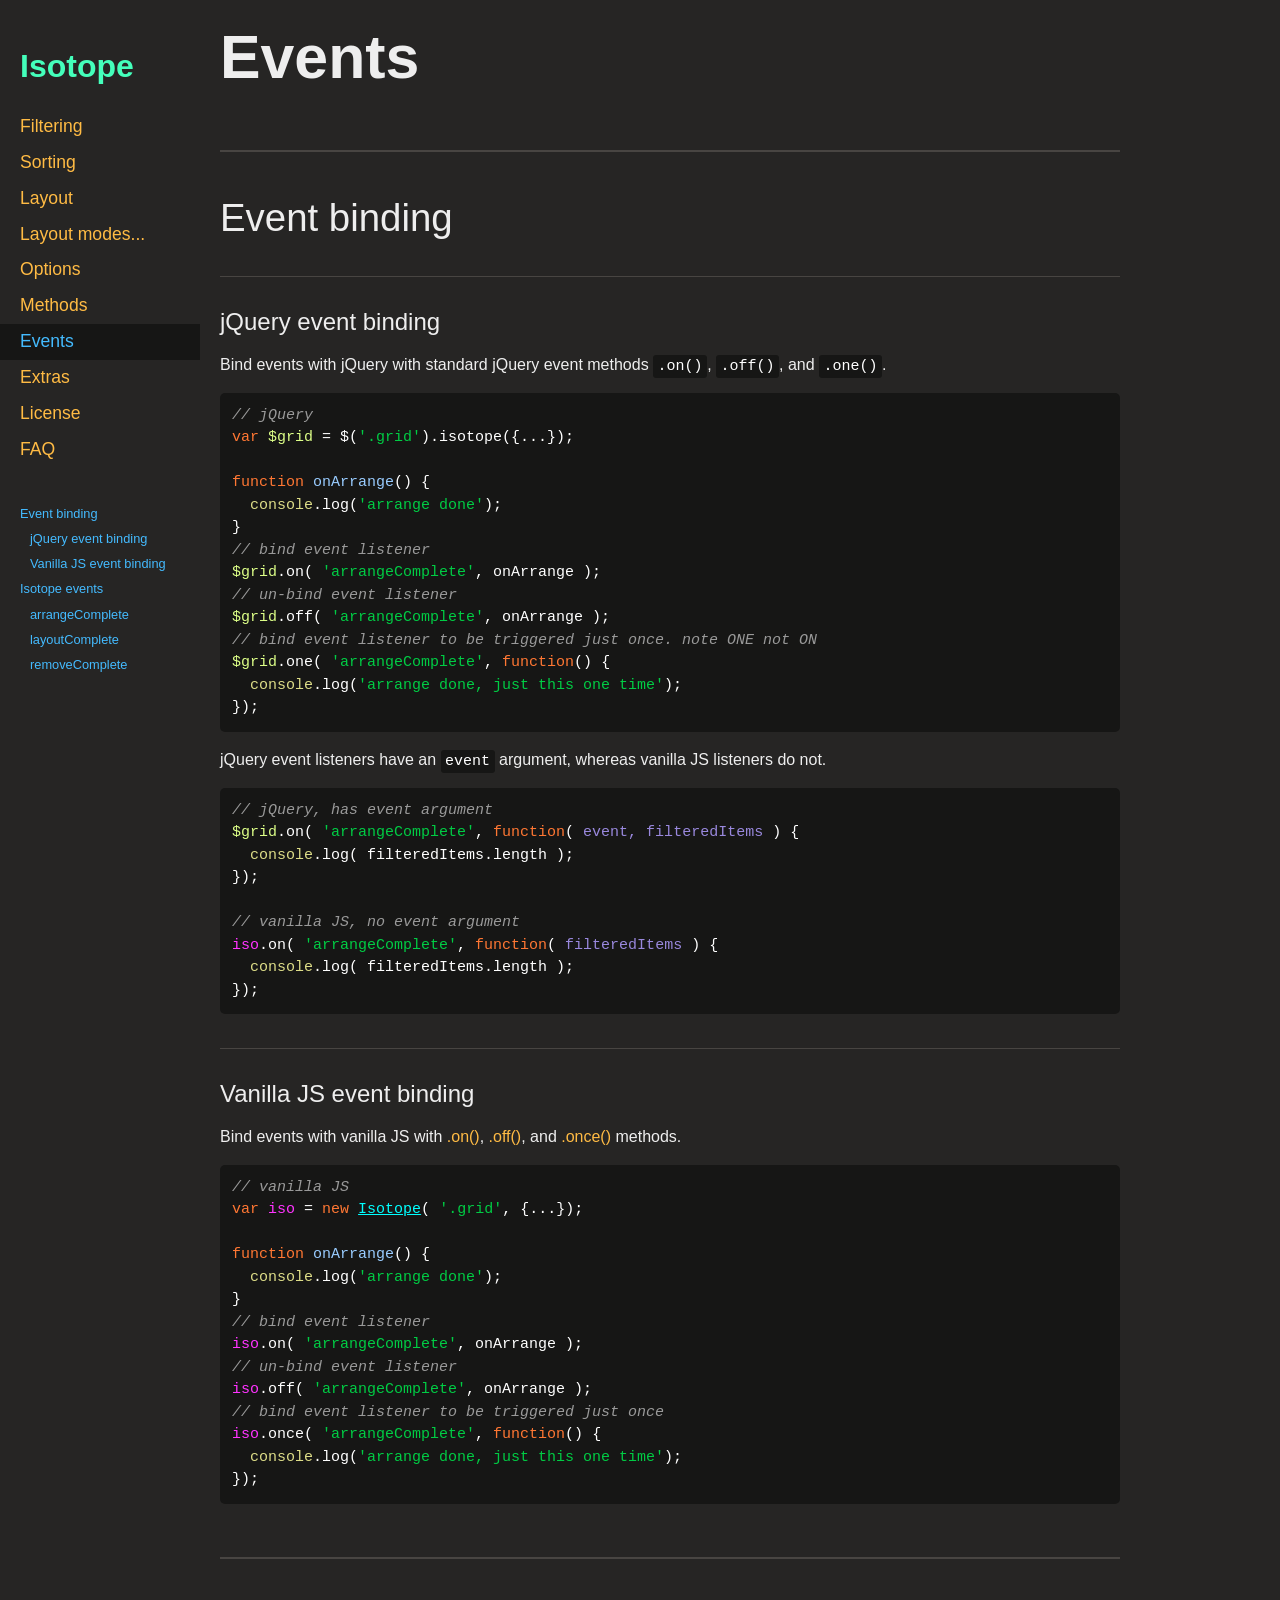
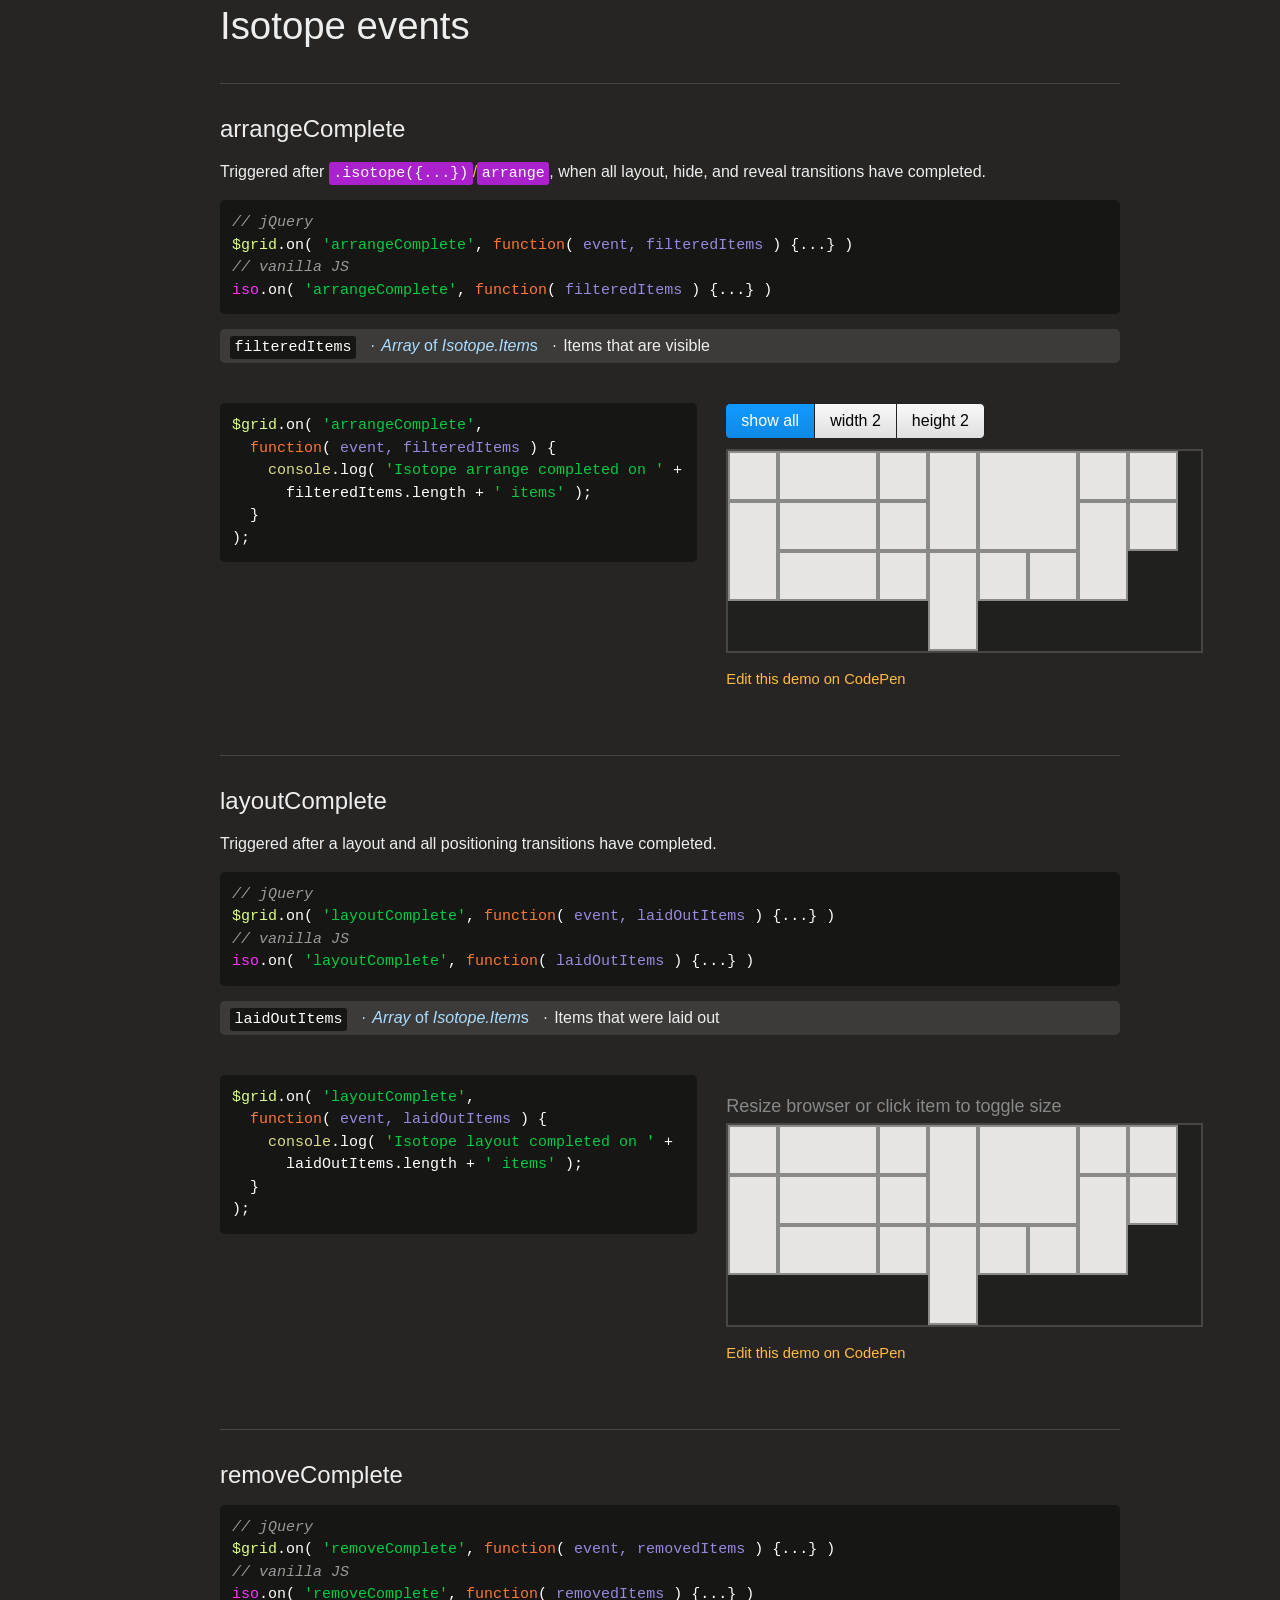
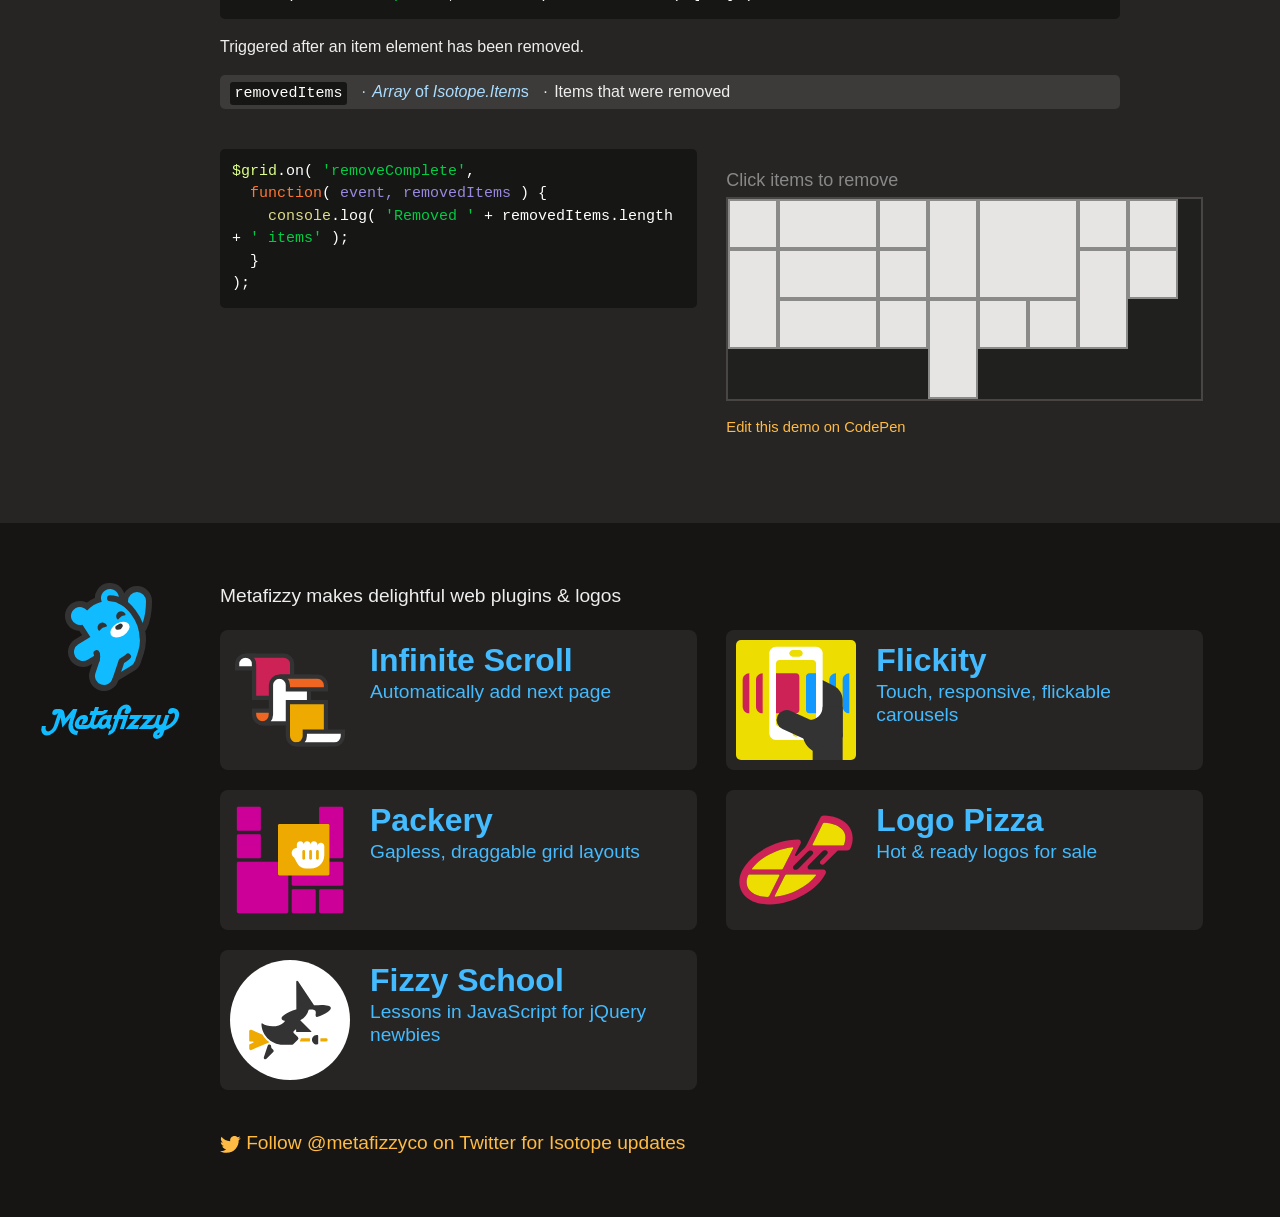
<file: isotope-docs/events.html>
<!doctype html>
<html class="export" lang="en">
<head>
  <meta charset="utf-8">
  <meta name="viewport" content="width=device-width">
  <meta name="description" content="Filter &amp; sort magical layouts">

  <title>Isotope &#xB7; Events</title>

    <!-- Isotope does not require any CSS files -->
    <link rel="stylesheet" href="css/isotope-docs.css?6" media="screen">

  <meta name="twitter:card" content="summary">
  <meta name="twitter:site" content="@metafizzyco">
  <meta name="twitter:url" content="https://isotope.metafizzy.co/events.html">
  <meta name="twitter:title" content="Isotope Events">
  <meta name="twitter:description" content="Filter &amp; sort magical layouts">

</head>
<body class="page--events">


  <div class="nav">
    <h1 class="nav__title"><a href=".">Isotope</a></h1>
  
    <ol class="site-nav">
      <li class="site-nav__item site-nav__item--filtering">
        <a class="site-nav__item__link" href="filtering.html">Filtering</a></li>
      <li class="site-nav__item site-nav__item--sorting">
        <a class="site-nav__item__link" href="sorting.html">Sorting</a></li>
      <li class="site-nav__item site-nav__item--layout ">
        <a class="site-nav__item__link" href="layout.html">Layout</a>
      </li>
      <li class="site-nav__item site-nav__item--layout-modes sub-nav-parent">
        <a class="site-nav__item__link" href="layout-modes.html">Layout modes</a>
        <ul class="sub-nav">
            <li class="sub-nav__item sub-nav__item--masonry">
              <a class="sub-nav__item__link" href="layout-modes/masonry.html">masonry</a></li>
            <li class="sub-nav__item sub-nav__item--fitrows">
              <a class="sub-nav__item__link" href="layout-modes/fitrows.html">fitRows</a></li>
            <li class="sub-nav__item sub-nav__item--vertical">
              <a class="sub-nav__item__link" href="layout-modes/vertical.html">vertical</a></li>
            <li class="sub-nav__item sub-nav__item--packery">
              <a class="sub-nav__item__link" href="layout-modes/packery.html">packery</a></li>
            <li class="sub-nav__item sub-nav__item--cellsbyrow">
              <a class="sub-nav__item__link" href="layout-modes/cellsbyrow.html">cellsByRow</a></li>
            <li class="sub-nav__item sub-nav__item--masonryhorizontal">
              <a class="sub-nav__item__link" href="layout-modes/masonryhorizontal.html">masonryHorizontal</a></li>
            <li class="sub-nav__item sub-nav__item--fitcolumns">
              <a class="sub-nav__item__link" href="layout-modes/fitcolumns.html">fitColumns</a></li>
            <li class="sub-nav__item sub-nav__item--cellsbycolumn">
              <a class="sub-nav__item__link" href="layout-modes/cellsbycolumn.html">cellsByColumn</a></li>
            <li class="sub-nav__item sub-nav__item--horiz">
              <a class="sub-nav__item__link" href="layout-modes/horiz.html">horiz</a></li>
        </ul>
      </li>
      <li class="site-nav__item site-nav__item--options">
        <a class="site-nav__item__link" href="options.html">Options</a></li>
      <li class="site-nav__item site-nav__item--methods">
        <a class="site-nav__item__link" href="methods.html">Methods</a></li>
      <li class="site-nav__item site-nav__item--events">
        <a class="site-nav__item__link" href="events.html">Events</a></li>
      <li class="site-nav__item site-nav__item--extras">
        <a class="site-nav__item__link" href="extras.html">Extras</a></li>
      <li class="site-nav__item site-nav__item--license">
        <a class="site-nav__item__link" href="license.html">License</a></li>
      <li class="site-nav__item site-nav__item--faq">
        <a class="site-nav__item__link" href="faq.html">FAQ</a></li>
    </ol>
  
    <ul class="page-nav" data-js="page-nav">
<li class="page-nav__item page-nav__item--h2"><a href="#event-binding">Event binding</a></li>
<li class="page-nav__item page-nav__item--h3"><a href="#jquery-event-binding">jQuery event binding</a></li>
<li class="page-nav__item page-nav__item--h3"><a href="#vanilla-js-event-binding">Vanilla JS event binding</a></li>
<li class="page-nav__item page-nav__item--h2"><a href="#isotope-events">Isotope events</a></li>
<li class="page-nav__item page-nav__item--h3"><a href="#arrangecomplete">arrangeComplete</a></li>
<li class="page-nav__item page-nav__item--h3"><a href="#layoutcomplete">layoutComplete</a></li>
<li class="page-nav__item page-nav__item--h3"><a href="#removecomplete">removeComplete</a></li>
</ul>
  </div>


  <div id="content" class="main">
    <div class="container">
        <h1>Events</h1>



<h2 id="event-binding">Event binding</h2>


<h3 id="jquery-event-binding">jQuery event binding</h3>


<p>Bind events with jQuery with standard jQuery event methods <code>.on()</code>, <code>.off()</code>, and <code>.one()</code>.</p>

<pre><code class="js"><span class="comment">// jQuery</span>
<span class="keyword">var</span> <span class="jquery_var">$grid</span> = $(<span class="string">&apos;.grid&apos;</span>).isotope({...});

<span class="function"><span class="keyword">function</span> <span class="title">onArrange</span>(<span class="params"></span>) </span>{
  <span class="built_in">console</span>.log(<span class="string">&apos;arrange done&apos;</span>);
}
<span class="comment">// bind event listener</span>
<span class="jquery_var">$grid</span>.on( <span class="string">&apos;arrangeComplete&apos;</span>, onArrange );
<span class="comment">// un-bind event listener</span>
<span class="jquery_var">$grid</span>.off( <span class="string">&apos;arrangeComplete&apos;</span>, onArrange );
<span class="comment">// bind event listener to be triggered just once. note ONE not ON</span>
<span class="jquery_var">$grid</span>.one( <span class="string">&apos;arrangeComplete&apos;</span>, <span class="function"><span class="keyword">function</span>(<span class="params"></span>) </span>{
  <span class="built_in">console</span>.log(<span class="string">&apos;arrange done, just this one time&apos;</span>);
});
</code></pre>

<p>jQuery event listeners have an <code>event</code> argument, whereas vanilla JS listeners do not.</p>

<pre><code class="js"><span class="comment">// jQuery, has event argument</span>
<span class="jquery_var">$grid</span>.on( <span class="string">&apos;arrangeComplete&apos;</span>, <span class="function"><span class="keyword">function</span>(<span class="params"> event, filteredItems </span>) </span>{
  <span class="built_in">console</span>.log( filteredItems.length );
});

<span class="comment">// vanilla JS, no event argument</span>
<span class="isotope_var">iso</span>.on( <span class="string">&apos;arrangeComplete&apos;</span>, <span class="function"><span class="keyword">function</span>(<span class="params"> filteredItems </span>) </span>{
  <span class="built_in">console</span>.log( filteredItems.length );
});
</code></pre>


<h3 id="vanilla-js-event-binding">Vanilla JS event binding</h3>

<p>Bind events with vanilla JS with <a href="methods.html#on">.on()</a>, <a href="methods.html#off">.off()</a>, and <a href="methods.html#once">.once()</a> methods.</p>

<pre><code class="js"><span class="comment">// vanilla JS</span>
<span class="keyword">var</span> <span class="isotope_var">iso</span> = <span class="keyword">new</span> <span class="isotope_keyword">Isotope</span>( <span class="string">&apos;.grid&apos;</span>, {...});

<span class="function"><span class="keyword">function</span> <span class="title">onArrange</span>(<span class="params"></span>) </span>{
  <span class="built_in">console</span>.log(<span class="string">&apos;arrange done&apos;</span>);
}
<span class="comment">// bind event listener</span>
<span class="isotope_var">iso</span>.on( <span class="string">&apos;arrangeComplete&apos;</span>, onArrange );
<span class="comment">// un-bind event listener</span>
<span class="isotope_var">iso</span>.off( <span class="string">&apos;arrangeComplete&apos;</span>, onArrange );
<span class="comment">// bind event listener to be triggered just once</span>
<span class="isotope_var">iso</span>.once( <span class="string">&apos;arrangeComplete&apos;</span>, <span class="function"><span class="keyword">function</span>(<span class="params"></span>) </span>{
  <span class="built_in">console</span>.log(<span class="string">&apos;arrange done, just this one time&apos;</span>);
});
</code></pre>


<h2 id="isotope-events">Isotope events</h2>


<h3 id="arrangecomplete">arrangeComplete</h3>

<p>Triggered after <a href="methods.html#arrange-isotope"><code>.isotope({...})</code>/<code>arrange</code></a>, when all layout, hide, and reveal transitions have completed.</p>

<pre><code class="js"><span class="comment">// jQuery</span>
<span class="jquery_var">$grid</span>.on( <span class="string">&apos;arrangeComplete&apos;</span>, <span class="function"><span class="keyword">function</span>(<span class="params"> event, filteredItems </span>) </span>{...} )
<span class="comment">// vanilla JS</span>
<span class="isotope_var">iso</span>.on( <span class="string">&apos;arrangeComplete&apos;</span>, <span class="function"><span class="keyword">function</span>(<span class="params"> filteredItems </span>) </span>{...} )
</code></pre>

<p class="variable">
  <code class="variable__code">filteredItems</code>
  <span class="variable__type"><i>Array</i> of <i>Isotope.Item</i>s</span>
  <span class="variable__description">Items that are visible</span>
</p>

<div class="duo example">
  <div class="duo__cell example__code">
<pre><code class="js"><span class="jquery_var">$grid</span>.on( <span class="string">&apos;arrangeComplete&apos;</span>,
  <span class="function"><span class="keyword">function</span>(<span class="params"> event, filteredItems </span>) </span>{
    <span class="built_in">console</span>.log( <span class="string">&apos;Isotope arrange completed on &apos;</span> +
      filteredItems.length + <span class="string">&apos; items&apos;</span> );
  }
);
</code></pre>
  </div>
  <div class="duo__cell example__demo" data-js="arrange-complete">
    <div class="button-group js-radio-button-group">
      <button class="button is-checked" data-filter="*">show all</button>
      <button class="button" data-filter=".grid-item--width2">width 2</button>
      <button class="button" data-filter=".grid-item--height2">height 2</button>
    </div>
    <div class="grid">
      <div class="grid-item"></div>
      <div class="grid-item grid-item--width2"></div>
      <div class="grid-item"></div>
      <div class="grid-item grid-item--height2"></div>
      <div class="grid-item grid-item--width2 grid-item--height2"></div>
      <div class="grid-item"></div>
      <div class="grid-item"></div>
      <div class="grid-item grid-item--height2"></div>
      <div class="grid-item grid-item--width2"></div>
      <div class="grid-item"></div>
      <div class="grid-item grid-item--height2"></div>
      <div class="grid-item"></div>
      <div class="grid-item grid-item--width2"></div>
      <div class="grid-item"></div>
      <div class="grid-item grid-item--height2"></div>
      <div class="grid-item"></div>
      <div class="grid-item"></div>
    </div>
    <p class="edit-demo">
        <a href="https://codepen.io/desandro/pen/pvXxRN">Edit this demo on CodePen</a>
    </p>
  </div>
</div>


<h3 id="layoutcomplete">layoutComplete</h3>

<p>Triggered after a layout and all positioning transitions have completed.</p>


<pre><code class="js"><span class="comment">// jQuery</span>
<span class="jquery_var">$grid</span>.on( <span class="string">&apos;layoutComplete&apos;</span>, <span class="function"><span class="keyword">function</span>(<span class="params"> event, laidOutItems </span>) </span>{...} )
<span class="comment">// vanilla JS</span>
<span class="isotope_var">iso</span>.on( <span class="string">&apos;layoutComplete&apos;</span>, <span class="function"><span class="keyword">function</span>(<span class="params"> laidOutItems </span>) </span>{...} )
</code></pre>

<p class="variable">
  <code class="variable__code">laidOutItems</code>
  <span class="variable__type"><i>Array</i> of <i>Isotope.Item</i>s</span>
  <span class="variable__description">Items that were laid out</span>
</p>

<div class="duo example">
  <div class="duo__cell example__code">
<pre><code class="js"><span class="jquery_var">$grid</span>.on( <span class="string">&apos;layoutComplete&apos;</span>,
  <span class="function"><span class="keyword">function</span>(<span class="params"> event, laidOutItems </span>) </span>{
    <span class="built_in">console</span>.log( <span class="string">&apos;Isotope layout completed on &apos;</span> +
      laidOutItems.length + <span class="string">&apos; items&apos;</span> );
  }
);
</code></pre>
  </div>
  <div class="duo__cell example__demo" data-js="layout-complete">
    <p class="instruction">Resize browser or click item to toggle size</p>
    <div class="grid  grid--clickable">
      <div class="grid-item"></div>
      <div class="grid-item grid-item--width2"></div>
      <div class="grid-item"></div>
      <div class="grid-item grid-item--height2"></div>
      <div class="grid-item grid-item--width2 grid-item--height2"></div>
      <div class="grid-item"></div>
      <div class="grid-item"></div>
      <div class="grid-item grid-item--height2"></div>
      <div class="grid-item grid-item--width2"></div>
      <div class="grid-item"></div>
      <div class="grid-item grid-item--height2"></div>
      <div class="grid-item"></div>
      <div class="grid-item grid-item--width2"></div>
      <div class="grid-item"></div>
      <div class="grid-item grid-item--height2"></div>
      <div class="grid-item"></div>
      <div class="grid-item"></div>
    </div>
    <p class="edit-demo">
        <a href="https://codepen.io/desandro/pen/scajv">Edit this demo on CodePen</a>
    </p>
  </div>
</div>


<h3 id="removecomplete">removeComplete</h3>

<pre><code class="js"><span class="comment">// jQuery</span>
<span class="jquery_var">$grid</span>.on( <span class="string">&apos;removeComplete&apos;</span>, <span class="function"><span class="keyword">function</span>(<span class="params"> event, removedItems </span>) </span>{...} )
<span class="comment">// vanilla JS</span>
<span class="isotope_var">iso</span>.on( <span class="string">&apos;removeComplete&apos;</span>, <span class="function"><span class="keyword">function</span>(<span class="params"> removedItems </span>) </span>{...} )
</code></pre>

<p>Triggered after an item element has been removed.</p>

<p class="variable">
  <code class="variable__code">removedItems</code>
  <span class="variable__type"><i>Array</i> of <i>Isotope.Item</i>s</span>
  <span class="variable__description">Items that were removed</span>
</p>

<div class="duo example">
  <div class="duo__cell example__code">
<pre><code class="js"><span class="jquery_var">$grid</span>.on( <span class="string">&apos;removeComplete&apos;</span>,
  <span class="function"><span class="keyword">function</span>(<span class="params"> event, removedItems </span>) </span>{
    <span class="built_in">console</span>.log( <span class="string">&apos;Removed &apos;</span> + removedItems.length + <span class="string">&apos; items&apos;</span> );
  }
);
</code></pre>
  </div>
  <div class="duo__cell example__demo" data-js="remove-complete">
    <p class="instruction">Click items to remove</p>
    <div class="grid grid--clickable">
      <div class="grid-item"></div>
      <div class="grid-item grid-item--width2"></div>
      <div class="grid-item"></div>
      <div class="grid-item grid-item--height2"></div>
      <div class="grid-item grid-item--width2 grid-item--height2"></div>
      <div class="grid-item"></div>
      <div class="grid-item"></div>
      <div class="grid-item grid-item--height2"></div>
      <div class="grid-item grid-item--width2"></div>
      <div class="grid-item"></div>
      <div class="grid-item grid-item--height2"></div>
      <div class="grid-item"></div>
      <div class="grid-item grid-item--width2"></div>
      <div class="grid-item"></div>
      <div class="grid-item grid-item--height2"></div>
      <div class="grid-item"></div>
      <div class="grid-item"></div>
    </div>
    <p class="edit-demo">
        <a href="https://codepen.io/desandro/pen/wErky">Edit this demo on CodePen</a>
    </p>
  </div>
</div>


<div class="notification" data-js="notification"></div>

    </div>
  </div>

  <footer class="site-footer">
  
    <div class="container">
  
      <p class="site-footer__copy">Metafizzy makes delightful web plugins &amp; logos</p>
  
      <div class="showcase">
      
        <ul class="showcase-item-list">
      
            <li class="showcase-item">
              <a class="showcase-item__link" href="https://infinite-scroll.com">
                <div class="showcase-item__image">
                    <svg class="infinite-scroll-illo" xmlns="http://www.w3.org/2000/svg" viewbox="0 0 520 520" width="200" height="200">
                      <path class="infinite-scroll-illo__page infinite-scroll-illo__page--back" d="M90,110H10V90c0-22,18-40,40-40h40V110z"/>
                      <path class="infinite-scroll-illo__page infinite-scroll-illo__page--front1" d="M270,90L270,90c0-22-18-40-40-40h0H50h0c22,0,40,18,40,40v0v0v160h180V90z"/>
                      <path class="infinite-scroll-illo__page infinite-scroll-illo__page--front2" d="M170,330v-20H90v20v0c0,22,18,40,40,40h0h40V330z"/>
                      <path class="infinite-scroll-illo__page infinite-scroll-illo__page--back" d="M350,150H210c-22,0-40,18-40,40v140v0c0,22-18,40-40,40h0h220V150z"/>
                      <path class="infinite-scroll-illo__page infinite-scroll-illo__page--front3" d="M430,470V270H250v160c0,22,18,40,40,40H430z"/>
                      <path class="infinite-scroll-illo__page infinite-scroll-illo__page--front2" d="M250,190v20h180v-20c0-22-18-40-40-40H210h0C232,150,250,168,250,190L250,190z"/>
                      <path class="infinite-scroll-illo__page infinite-scroll-illo__page--back" d="M330,410v20v0c0,22-18,40-40,40h0h180c22,0,40-18,40-40v-20H330z"/>
                    </svg>
                </div>
                <div class="showcase-item__text">
                  <h3 class="showcase-item__title">Infinite Scroll</h3>
                  <p class="showcase-item__description">Automatically add next page</p>
                </div>
              </a>
            </li>
      
            <li class="showcase-item">
              <a class="showcase-item__link" href="https://flickity.metafizzy.co">
                <div class="showcase-item__image">
                    <svg class="flickity-illo" xmlns="http://www.w3.org/2000/svg" viewbox="0 0 360 360" width="100" height="100">
                      <path class="flickity-illo__color1" fill="#19F" d="M300 220L300 220c-11 0-20-9-20-20v-80c0-11 9-20 20-20h0V220z"/>
                      <path class="flickity-illo__color1" fill="#19F" d="M340 220L340 220c-11 0-20-9-20-20v-80c0-11 9-20 20-20h0V220z"/>
                      <path class="flickity-illo__color2" fill="#333" d="M320 290V180c0-18-10-35-27-43L240 110v180H320z"/>
                      <path class="flickity-illo__color3" fill="white" d="M240 300H120c-11 0-20-9-20-20V40c0-11 9-20 20-20h120c11 0 20 9 20 20v240C260 291 251 300 240 300z"/>
                      <path class="flickity-illo__color4" fill="#ED0" d="M230 260H130c-6 0-10-5-10-10V70c0-6 5-10 10-10h100c6 0 10 5 10 10v180 C240 256 236 260 230 260z"/>
                      <path class="flickity-illo__color2" fill="#333" d="M260 200h60v81c0 32-26 59-59 59h0c-34 0-61-27-61-61V240h20 C242 240 260 222 260 200L260 200z"/>
                      <path class="flickity-illo__color5" fill="#C25" d="M180 220h-60V100h60c6 0 10 5 10 10v100C190 216 186 220 180 220z"/>
                      <path class="flickity-illo__color1" fill="#19F" d="M240 220h-20c-6 0-10-5-10-10V110c0-6 5-10 10-10h20V220z"/>
                      <rect class="flickity-illo__color2" fill="#333" x="230" y="280" width="90" height="80"/>
                      <circle class="flickity-illo__color4" fill="#ED0" cx="180" cy="280" r="10"/>
                      <line class="flickity-illo__thumb" stroke="#333" stroke-width="60" stroke-linecap="round" x1="262" y1="290" x2="152" y2="240"/>
                      <path class="flickity-illo__color4" fill="#ED0" d="M190 50h-20c-6 0-10-5-10-10v0c0-6 5-10 10-10h20c6 0 10 5 10 10v0C200 46 196 50 190 50z"/>
                      <path class="flickity-illo__color5" fill="#C25" d="M80 220L80 220c-11 0-20-9-20-20v-80c0-11 9-20 20-20h0V220z"/>
                      <path class="flickity-illo__color5" fill="#C25" d="M40 220L40 220c-11 0-20-9-20-20v-80c0-11 9-20 20-20h0V220z"/>
                    </svg>
                </div>
                <div class="showcase-item__text">
                  <h3 class="showcase-item__title">Flickity</h3>
                  <p class="showcase-item__description">Touch, responsive, flickable carousels</p>
                </div>
              </a>
            </li>
      
            <li class="showcase-item">
              <a class="showcase-item__link" href="https://packery.metafizzy.co">
                <div class="showcase-item__image">
                    <svg class="packery-illo" xmlns="http://www.w3.org/2000/svg" viewbox="0 0 700 700" width="100" height="100">
                      <path class="packery-illo__item" fill="#C09" d="M172 180H48c-4 0-8-4-8-8V48c0-4 4-8 8-8h124c4 0 8 4 8 8v124C180 176 176 180 172 180z"/>
                      <path class="packery-illo__item" fill="#C09" d="M172 340H48c-4 0-8-4-8-8V208c0-4 4-8 8-8h124c4 0 8 4 8 8v124C180 336 176 340 172 340z"/>
                      <path class="packery-illo__item" fill="#C09" d="M492 660H368c-4 0-8-4-8-8V528c0-4 4-8 8-8h124c4 0 8 4 8 8v124C500 656 496 660 492 660z"/>
                      <path class="packery-illo__item" fill="#C09" d="M652 660H528c-4 0-8-4-8-8V528c0-4 4-8 8-8h124c4 0 8 4 8 8v124C660 656 656 660 652 660z"/>
                      <path class="packery-illo__item" fill="#C09" d="M652 500H368c-4 0-8-4-8-8V368c0-4 4-8 8-8h284c4 0 8 4 8 8v124C660 496 656 500 652 500z"/>
                      <path class="packery-illo__item" fill="#C09" d="M332 660H48c-4 0-8-4-8-8V368c0-4 4-8 8-8h284c4 0 8 4 8 8v284C340 656 336 660 332 660z"/>
                      <path class="packery-illo__item" fill="#C09" d="M652 340H528c-4 0-8-4-8-8V48c0-4 4-8 8-8h124c4 0 8 4 8 8v284C660 336 656 340 652 340z"/>
                      <path class="packery-illo__draggie" fill="#EA0" d="M572 440H288c-4 0-8-4-8-8V148c0-4 4-8 8-8h284c4 0 8 4 8 8v284C580 436 576 440 572 440z"/>
                      <g>
                        <path class="packery-illo__hand" fill="white" d="M530 250c-11 0-20 9-20 20v-10c0-11-9-20-20-20s-20 9-20 20c0-11-9-20-20-20s-20 9-20 20c0-11-9-20-20-20
                          s-20 9-20 20v20c-17 0-30 13-30 30c0 11 6 20 14 25l19 35c10 18 30 30 51 30h28
                          c43 0 78-35 78-78V270C550 259 541 250 530 250z"/>
                        <line class="packery-illo__hand-line" stroke="#EA0" fill="none" stroke-width="16" stroke-linecap="round" x1="430" y1="300" x2="430" y2="340"/>
                        <line class="packery-illo__hand-line" stroke="#EA0" fill="none" stroke-width="16" stroke-linecap="round" x1="470" y1="300" x2="470" y2="340"/>
                        <line class="packery-illo__hand-line" stroke="#EA0" fill="none" stroke-width="16" stroke-linecap="round" x1="510" y1="300" x2="510" y2="340"/>
                      </g>
                    </svg>
                </div>
                <div class="showcase-item__text">
                  <h3 class="showcase-item__title">Packery</h3>
                  <p class="showcase-item__description">Gapless, draggable grid layouts</p>
                </div>
              </a>
            </li>
      
            <li class="showcase-item">
              <a class="showcase-item__link" href="http://logo.pizza">
                <div class="showcase-item__image">
                    <svg class="logo-pizza-illo" xmlns="http://www.w3.org/2000/svg" viewbox="0 0 700 700" width="100" height="100">
                      <path class="logo-pizza-illo__outline" fill="#C25" d="M513 91c-9-0-17 5-21 12l-80 160c-3 5-6 10-11 15l-47 47
                        c-5 5-12-1-9-7l32-64c5-11-2-23-14-23h-0c-121 0-268 70-327 180
                        C-9 497 35 609 196 609c138 0 279-85 327-180v0c5-11-2-23-14-23h-77c-13 0-19-15-10-24
                        l81-81c5-5 11-8 18-8l0 0c13 0 19 15 10 24L494 354c-6 6-6 14 0 20c3 3 6 4 10 4
                        c4 0 7-1 10-4l80-80h53c9 0 17-5 21-13C707 190 656 97 513 91z M334 281l-59 117
                        c-2 5-7 8-13 8H97c-4 0-6-4-3-7c49-64 143-114 236-124C333 275 335 278 334 281z
                         M70 441c2-4 6-7 10-7h168c4 0 7 4 5 8l-59 118c-2 4-6 6-11 6
                        C106 565 38 521 70 441z M466 441c-49 64-143 114-236 124c-3 0-6-3-4-6l59-117
                        c2-5 7-8 13-8h166C466 434 468 438 466 441z M446 318l-81 81c-5 5-11 8-18 8l0 0
                        c-13 0-19-15-10-24l81-81c5-5 11-8 18-8l0 0C449 294 455 309 446 318z M447 258L506 139
                        c2-4 6-7 11-6c101 7 140 60 114 126c-2 4-6 7-10 7H452C448 266 445 262 447 258z"/>
                      <path class="logo-pizza-illo__slice" fill="#ED0" d="M334 281l-59 117c-2 5-7 8-13 8H97c-4 0-6-4-3-7
                        c49-64 143-114 236-124C333 275 335 278 334 281z"/>
                      <path class="logo-pizza-illo__slice" fill="#ED0" d="M70 441c2-4 6-7 10-7h168c4 0 7 4 5 8l-59 118c-2 4-6 6-11 6
                        C106 565 38 521 70 441z"/>
                      <path class="logo-pizza-illo__slice" fill="#ED0" d="M466 441c-49 64-143 114-236 124c-3 0-6-3-4-6l59-117
                        c2-5 7-8 13-8h166C466 434 468 438 466 441z"/>
                      <path class="logo-pizza-illo__slice" fill="#ED0" d="M447 258L506 139c2-4 6-7 11-6c101 7 140 60 114 126c-2 4-6 7-10 7H452
                        C448 266 445 262 447 258z"/>
                    </svg>
                </div>
                <div class="showcase-item__text">
                  <h3 class="showcase-item__title">Logo Pizza</h3>
                  <p class="showcase-item__description">Hot &amp; ready logos for sale</p>
                </div>
              </a>
            </li>
      
            <li class="showcase-item">
              <a class="showcase-item__link" href="http://fizzy.school">
                <div class="showcase-item__image">
                    <svg class="witchie-logo" xmlns="http://www.w3.org/2000/svg" viewbox="0 0 1000 1000" width="200" height="200">
                      <circle class="witchie-logo__moon" fill="white" cx="500" cy="500" r="500"/>
                      <path class="witchie-logo__broom" fill="#EA0" d="M582 675a35 35 0 0 0 8-20 3 3 0 0 1 3-2h71a3 3 0 0 1 3 3 59 59 0 0 0 0 20 3 3 0 0 1-3 3h-79A3 3 0 0 1 582 675Zm219 4a13 13 0 0 0 13-14c-1-7-7-12-14-12h-44a3 3 0 0 0-3 3v21a3 3 0 0 0 3 3ZM299 660a203 203 0 0 1-27-36 8 8 0 0 0-4-3L178 582a13 13 0 0 0-18 12v77a8 8 0 0 0 8 8h22a5 5 0 0 1 2 10L164 703a8 8 0 0 0-4 7v28a13 13 0 0 0 18 12l146-63a3 3 0 0 0 1-5A197 197 0 0 1 299 660Z"/>
                      <path class="witchie-logo__dress" fill="#333" d="M326 705h4a13 13 0 0 1 13 13v8a13 13 0 0 0 4 9l13 13a13 13 0 0 1 0 19l-56 56c-10 10-26-0-22-13L314 714A13 13 0 0 1 326 705Zm397-79c-27 0-47 26-37 54 3 7 11 16 17 19a42 42 0 0 0 19 5 38 38 0 0 0 7-1 8 8 0 0 0 6-8v-62a8 8 0 0 0-6-8 38 38 0 0 0-7-1M840 397c-3-15-33-23-77-23a521 521 0 0 0-59 4 5 5 0 0 1-5-2L567 177a8 8 0 0 0-7-4 8 8 0 0 0-8 8l1 227a5 5 0 0 1-4 5c-74 24-123 55-119 76 2 8 11 14 26 18a3 3 0 0 1 1 4l-11 11c-20 20-56 30-92 30-31 0-63-8-84-23a5 5 0 0 0-3-1 5 5 0 0 0-5 5c0 78 68 173 183 173h75a10 10 0 0 0 7-3l38-38a16 16 0 0 0 0-23l-34-34a10 10 0 0 1 0-14l15-15a3 3 0 0 1 5 2v15a5 5 0 0 0 5 5H674a4 4 0 0 0 3-7l-90-90a3 3 0 0 1 1-4c34-19 59-49 67-84a3 3 0 0 1 2-2c6-1 12-1 17-1 22 0 37 5 39 14 1 6 3 11 2 17-5 17 1 31 8 31a6 6 0 0 0 2-0C797 448 845 419 840 397Z"/>
                    </svg>
                </div>
                <div class="showcase-item__text">
                  <h3 class="showcase-item__title">Fizzy School</h3>
                  <p class="showcase-item__description">Lessons in JavaScript for jQuery newbies</p>
                </div>
              </a>
            </li>
      
        </ul> 
      
      </div>
  
      <p class="site-footer__copy">
        <a href="https://twitter.com/metafizzyco">
          <svg class="twitter-logo" xmlns="http://www.w3.org/2000/svg" viewbox="0 0 512 512" width="30" height="30">
            <path d="M512 97c-19 8-39 14-60 16 22-13 38-34 46-58-20 12-43 21-67 25-19-19-46-32-77-32-58 0-117 52-102 129-87-4-165-46-216-110-24 40-19 107 32 140-17 0-33-5-48-13v1c0 51 36 93 84 103-15 4-34 5-47 2 13 42 52 72 98 73-47 36-96 49-155 44 46 30 102 47 161 47 197 0 306-168 299-312 20-15 38-34 52-55z"/>
          </svg>
          Follow @metafizzyco on Twitter for Isotope updates
        </a>
      </p>
  
      <div class="mfzy-brand">
        <a class="mfzy-brand__link" href="https://metafizzy.co">
          <svg class="mfzy-logo" xmlns="http://www.w3.org/2000/svg" xmlns:xlink="http://www.w3.org/1999/xlink" viewbox="0 0 144 144" width="36" height="36">
            <title>Metafizzy logo</title>
            <defs>
              <path id="mfzy-logo__body" d="M 120 24 a 12 12 0 0 0-24 0 a 72 72 0 0 1 -1 11
                a 40 40 0 0 0 -13 -8.5 A 12 12 0 1 0 61.1 25.1 c -8 2 -14 6 -19.6 11.6 
                A 12 12 0 1 0 35.3 55.5 L 45.8 72.1 l -16 9.6 A 12 12 0 0 0 42.2 102.3
                L 58 92.8 a 20 20 0 0 1 -0.2 11.9 l -5.2 15.5 a 12 12 0 0 0 22.8 7.6
                l 1.1 -3.3 l 23.7 -14.2 a 12 12 0 0 0 5.2 -6.5 l 4 -12 A 50 50 0 0 0 111.9 76
                a 52 52 0 0 0 -1.6 -12.8 C 115 57 120 44 120 24Z"/>
              <path id="mfzy-logo__eye" d="M 0 6.5 a 6.5 6.5 0 0 1 13 0 c 0 3.5 -3 0.5 -6.5 0.5 s -6.5 3 -6.5 -0.5 Z"/>
              <clippath id="mfzy-logo__body-clip">
                <use xlink:href="#mfzy-logo__body"/>
              </clippath>
            </defs>
            <use class="mfzy-logo__body-outline" xlink:href="#mfzy-logo__body" fill="#333" stroke="#333" stroke-width="16"/>
            <use class="mfzy-logo__body-fill" xlink:href="#mfzy-logo__body"/>
            <g class="mfzy-logo__stripes" clip-path="url(#mfzy-logo__body-clip)">
              <rect fill="#E62" x="16" width="120" height="138"/>
              <path fill="#C25" d="M96 24L16 72V0h80v24z"/>
              <path fill="#EA0" d="M116 70L16 130v-26l95-57 5 23z"/>
              <path fill="#19F" d="M136 138H16v-8l120-72v80z"/>
            </g>
            <path class="mfzy-logo__cut-ins" stroke="#333" fill="none" stroke-linecap="round" stroke-linejoin="round" stroke-width="8" d="M 72 20.4 c 23 0 44 29 44 56
              M 54 103.4 a 16 16 0 0 0 0 -10
              M 96 98 c -2 2 -8 6 -8.5,6 l -8.4 25.1"/>
            <g transform="translate(53 57) rotate(-31)">
              <ellipse class="mfzy-logo__snout" cx="25" cy="21" rx="14" ry="9" fill="#FFF"/>
              <use class="mfzy-logo__feature" xlink:href="#mfzy-logo__eye" fill="#333"/>
              <use class="mfzy-logo__feature" xlink:href="#mfzy-logo__eye" fill="#333" transform="translate(29 0)"/>
              <path class="mfzy-logo__feature" d="M 28.6 14 a 3 3 0 0 1 1.3 5.6 l -2.6 1.2 a 3 3 0 0 1 -2.6 0
                l -2.6 -1.2 a 3 3 0 0 1 1.3 -5.6 Z" fill="#333"/>
            </g>
          </svg>
          <svg class="mfzy-wordmark" xmlns="http://www.w3.org/2000/svg" viewbox="0 0 280 80" fill="none" stroke="#333" width="140" height="40">
            <g transform="skewX(-18)">
              <path stroke-width="8" d="M38 20h6c4 0 7 2 9 6l9 18l12-24h2v22
              a20 22 0 0 0 20 22M48 22v28a12 15 0 0 1-24 0M98 44a6 6 0 0 0 0-12h-2
              a8 10 0 0 0 0 20h14a8 10 0 0 0 8-10M118 12v30a8 10 0 0 0 16 0M150 36
              q-4-4-8-4a8 10 0 1 0 8 10m0-14v14a8 10 0 0 0 8 10M184 20a9 9 0 0 0-18 0
              v34a8 10 0 0 1-8 10M158 32h24v24M190 32h18l-12 20h18M216 32h18l-12 20h18
              a8 10 0 0 0 8-10m0-14v14a8 10 0 0 0 16 0m0-14v38a6 6 0 0 1-12 0
              c0-12 32-8 32-32c0-10-6-16-15-16M108 24h24a6 6 0 0 0 6-6M102 38h-4"/>
              <g stroke-width="6">
                <circle cx="38" cy="22" r="3"/>
                <circle cx="182" cy="20" r="3"/>
                <circle cx="269" cy="20" r="3"/>
              </g>
            </g>
          </svg>
        </a>
      </div>
  
    </div>
  
  </footer>

<!-- Looking for isotope.js? Use isotope.pkgd.min.js -->
<!-- Isotope does NOT require jQuery. But it does make things easier -->
<script src="https://code.jquery.com/jquery-3.1.1.min.js"></script>
<script>window.jQuery || document.write('<script src="js/jquery.min.js"><\/script>')</script>

  <script src="js/isotope-docs.min.js?6"></script>


</body>
</html>
</file>
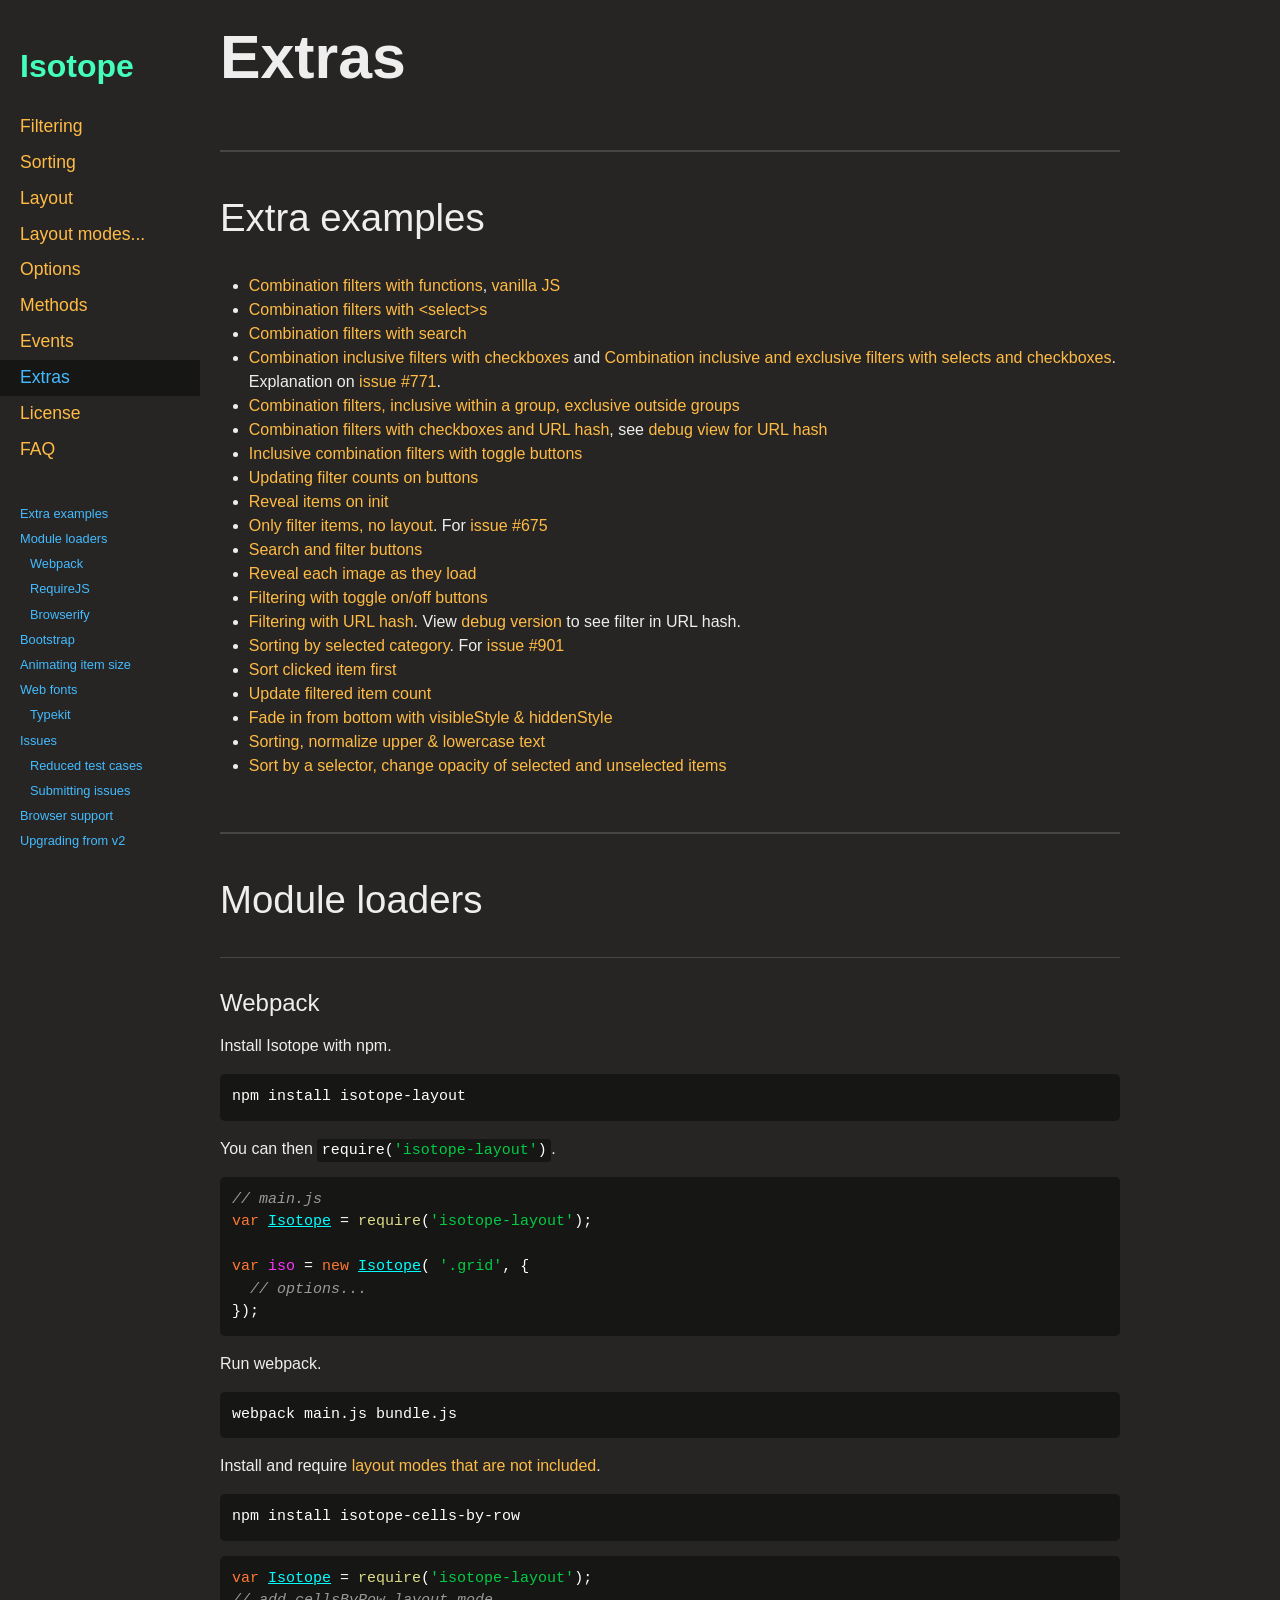
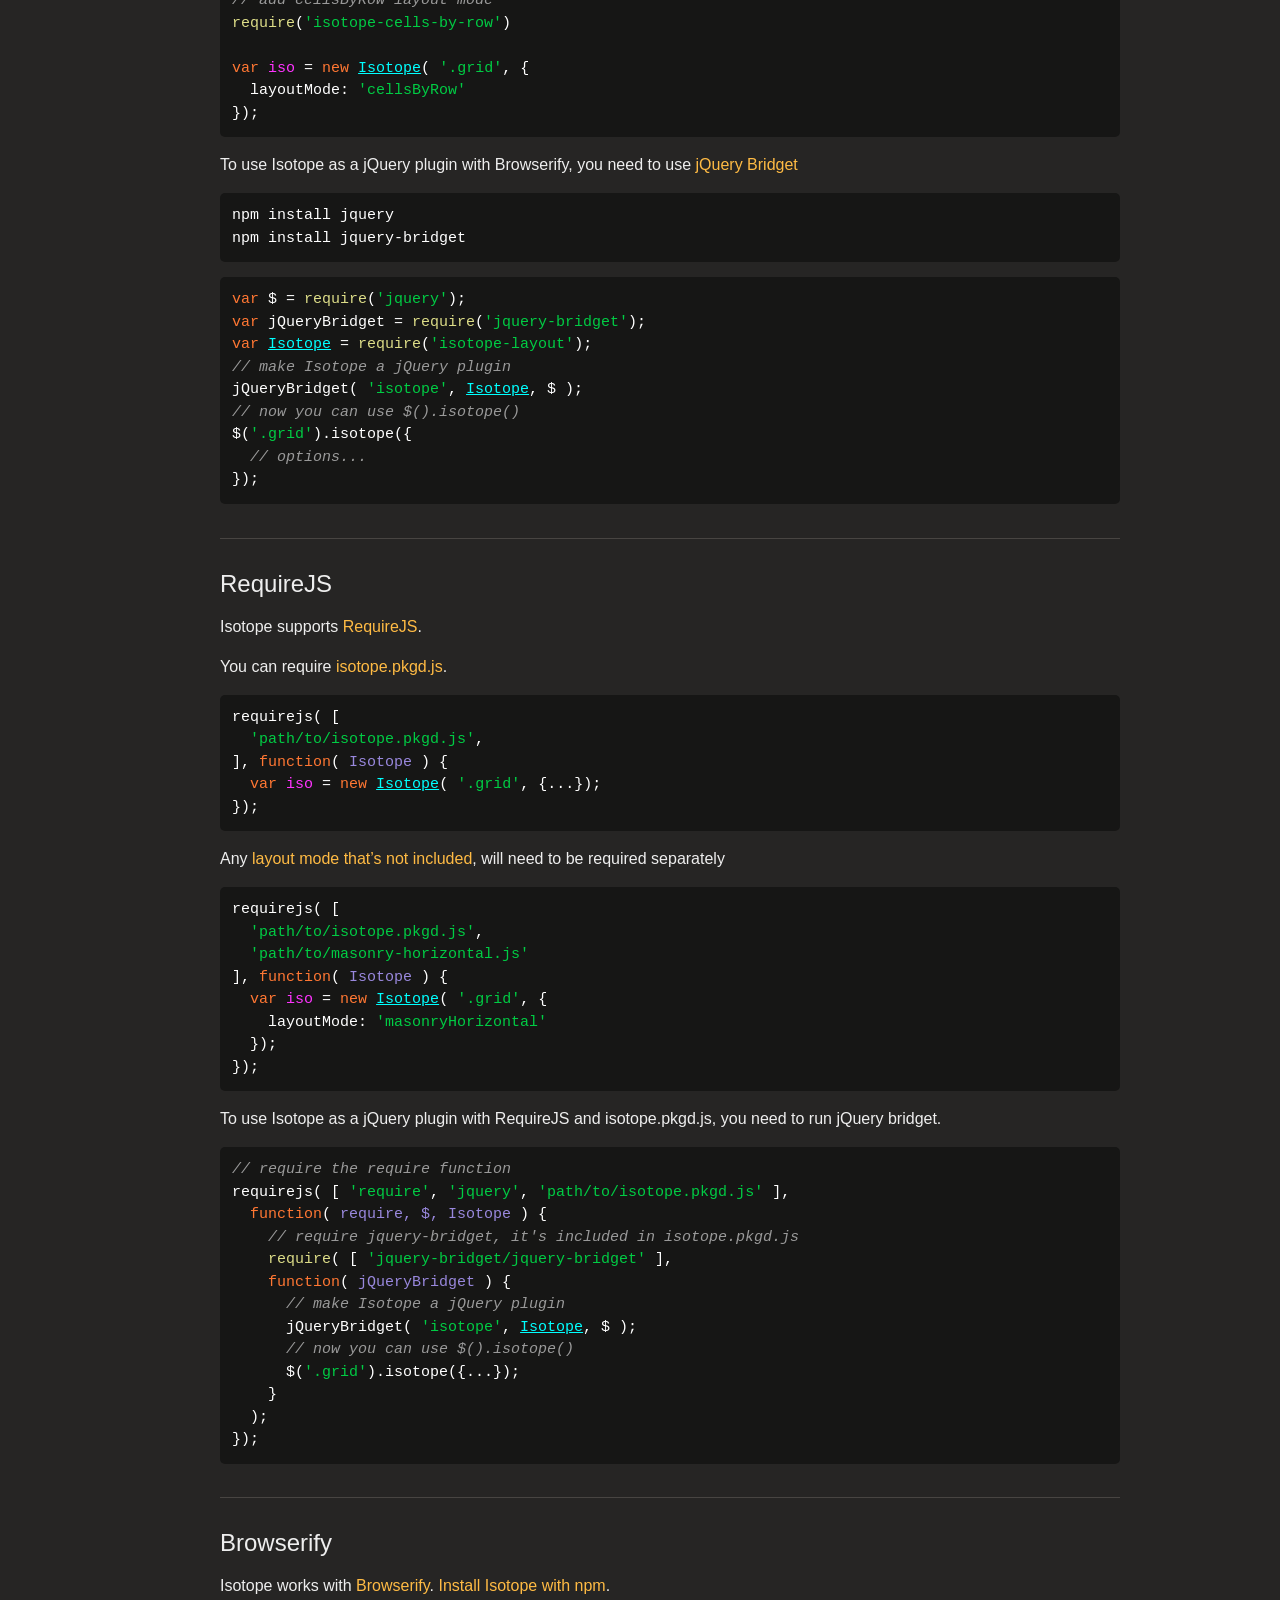
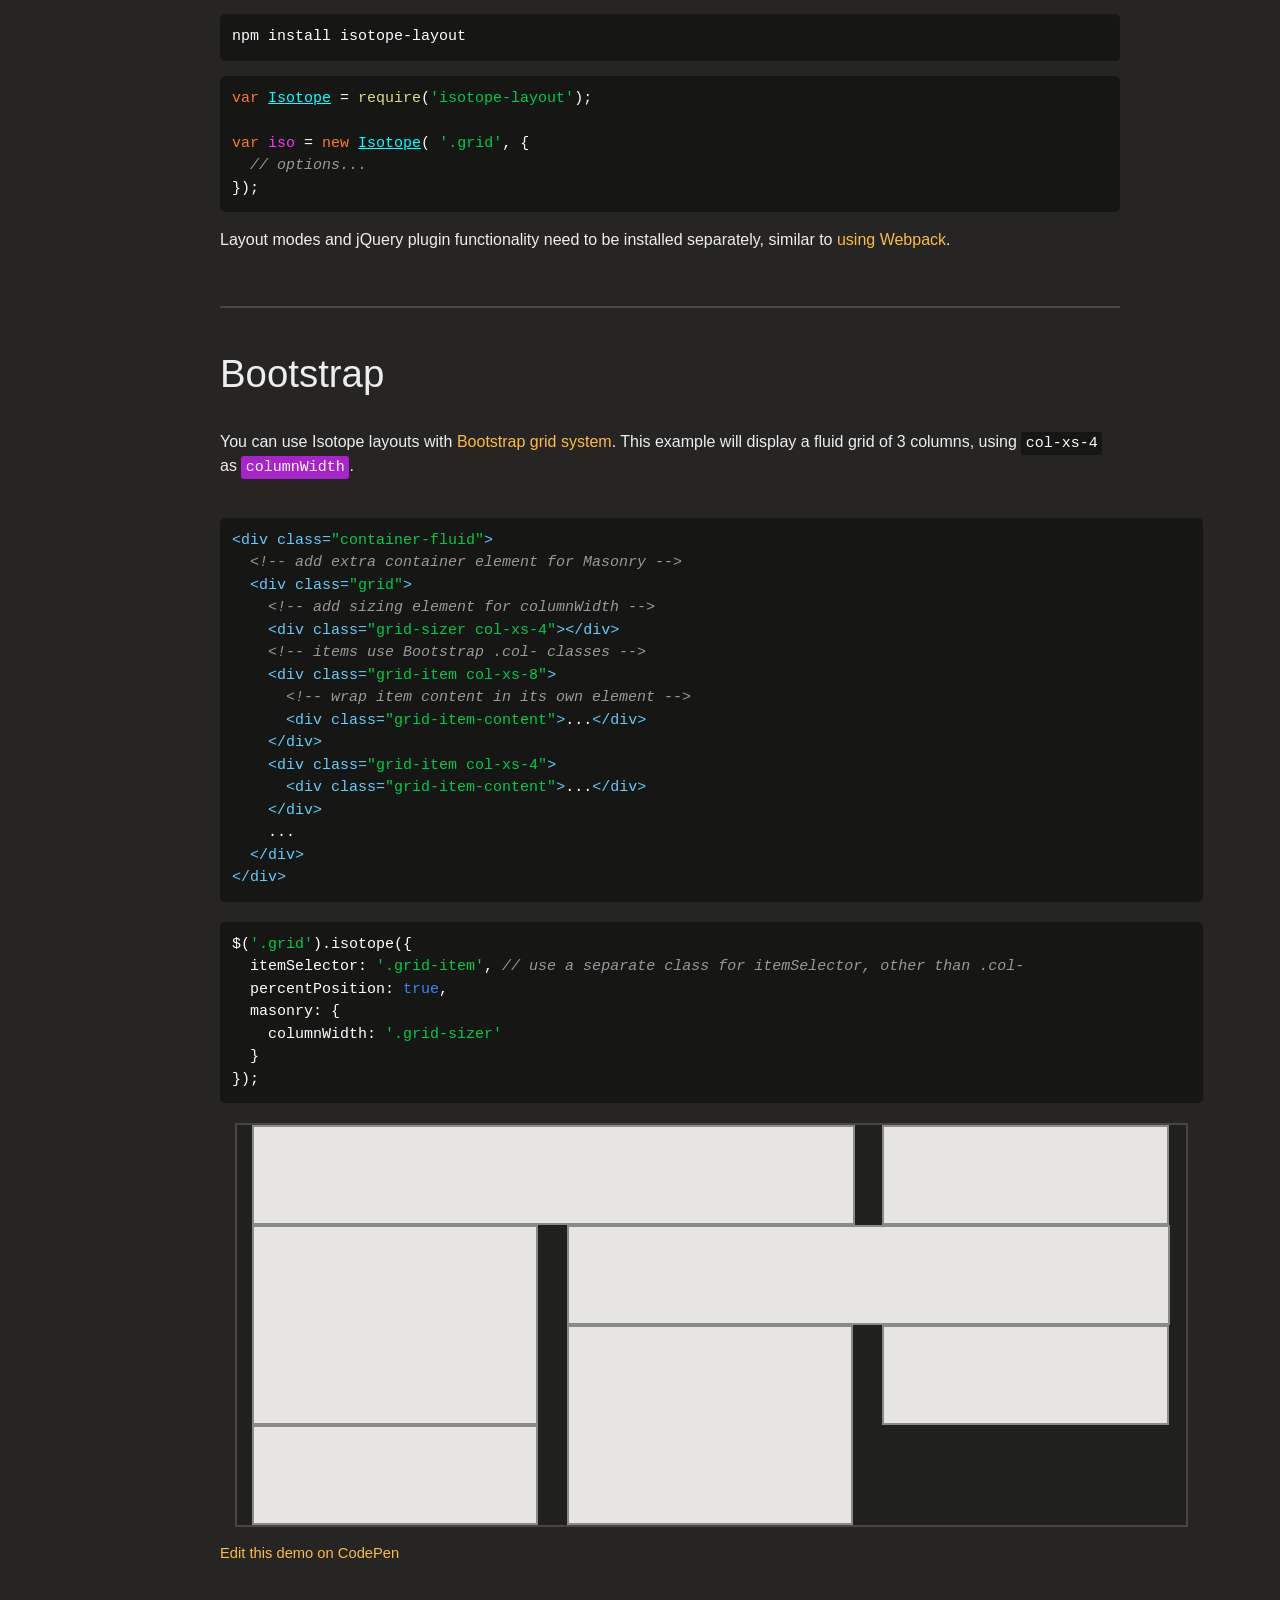
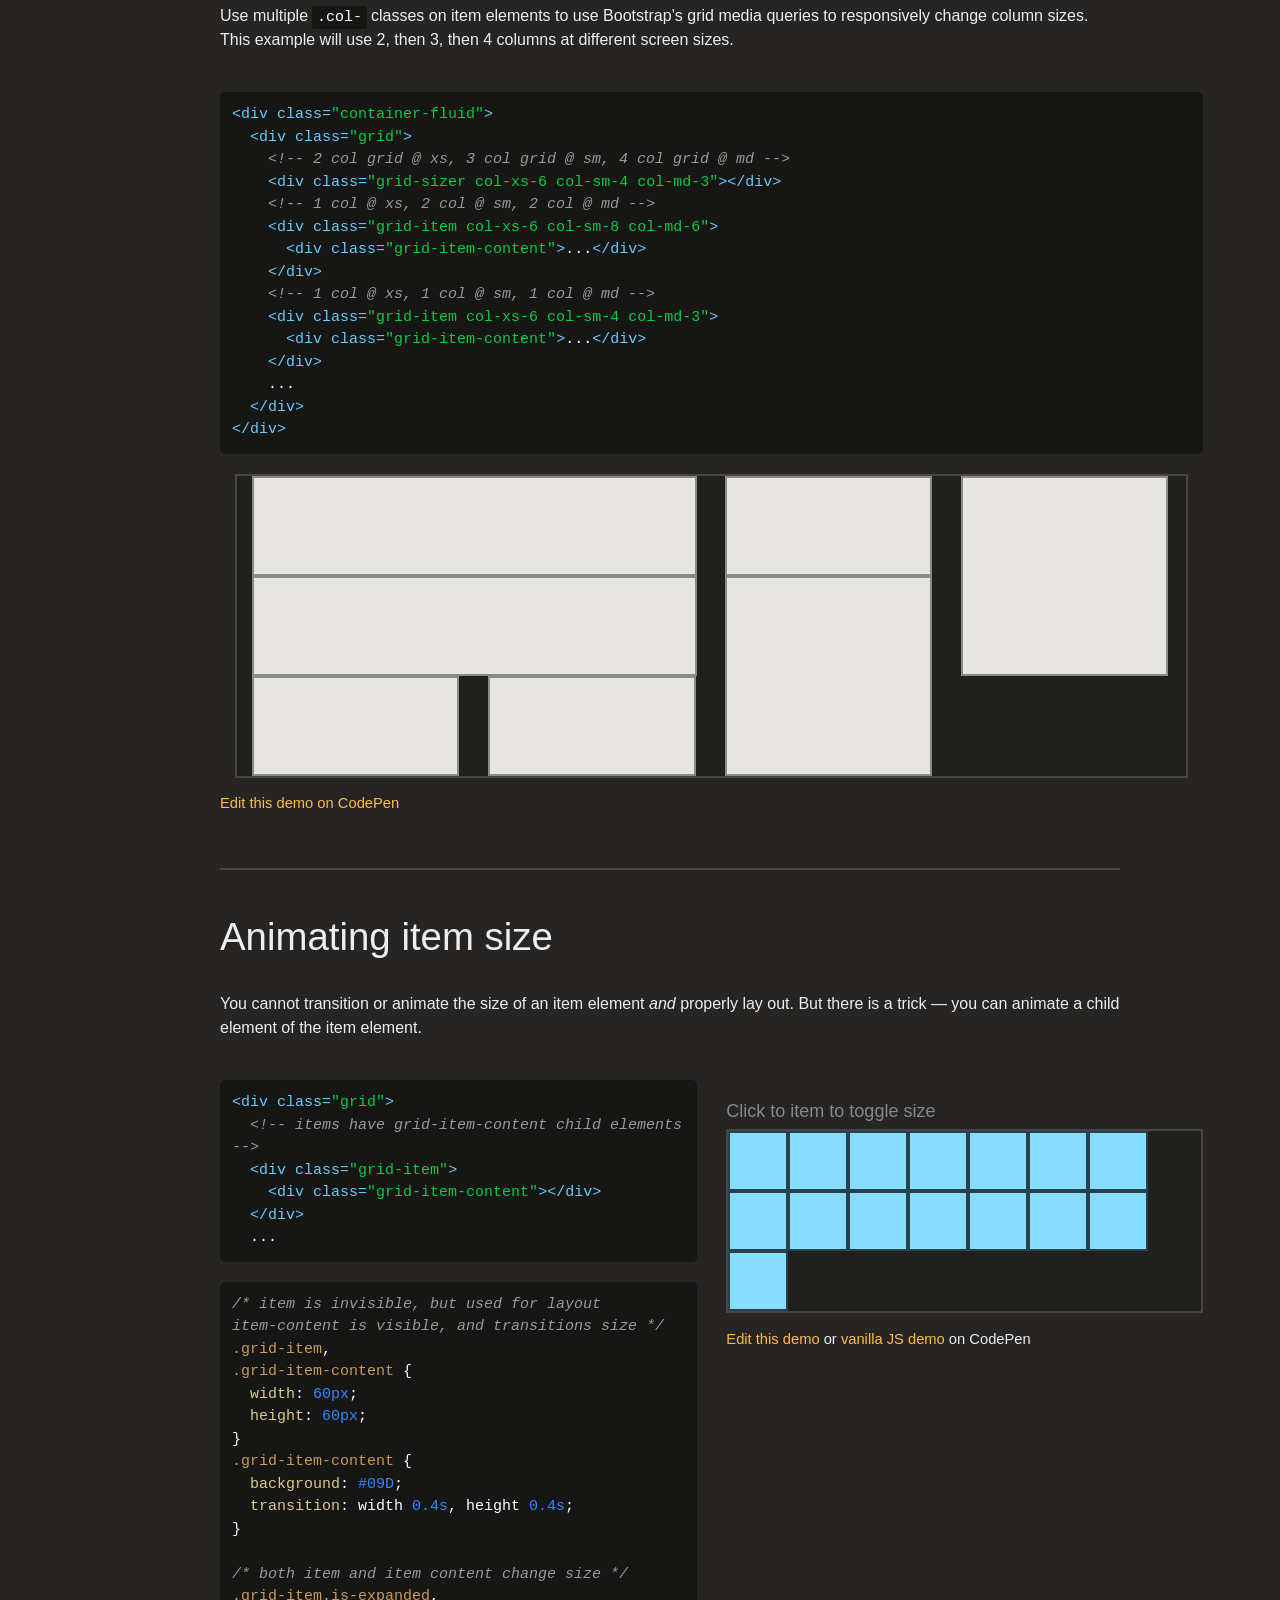
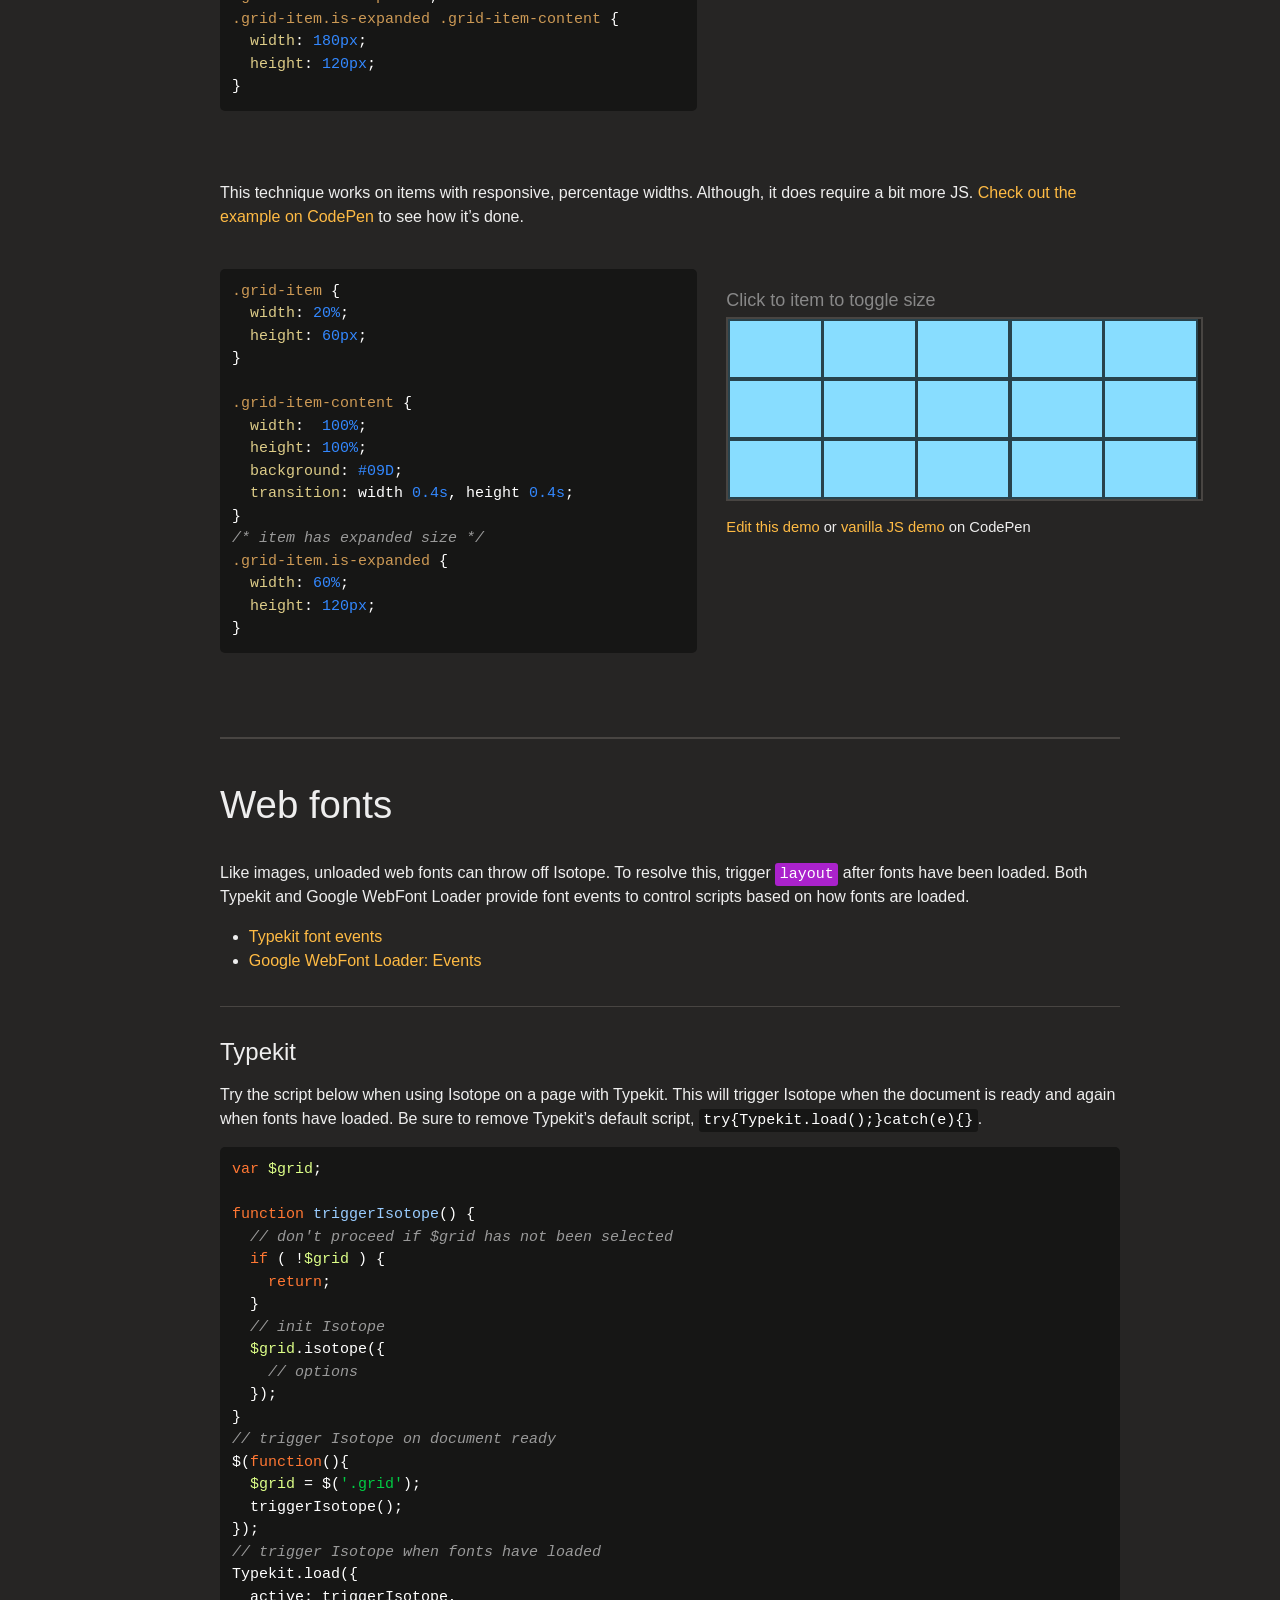
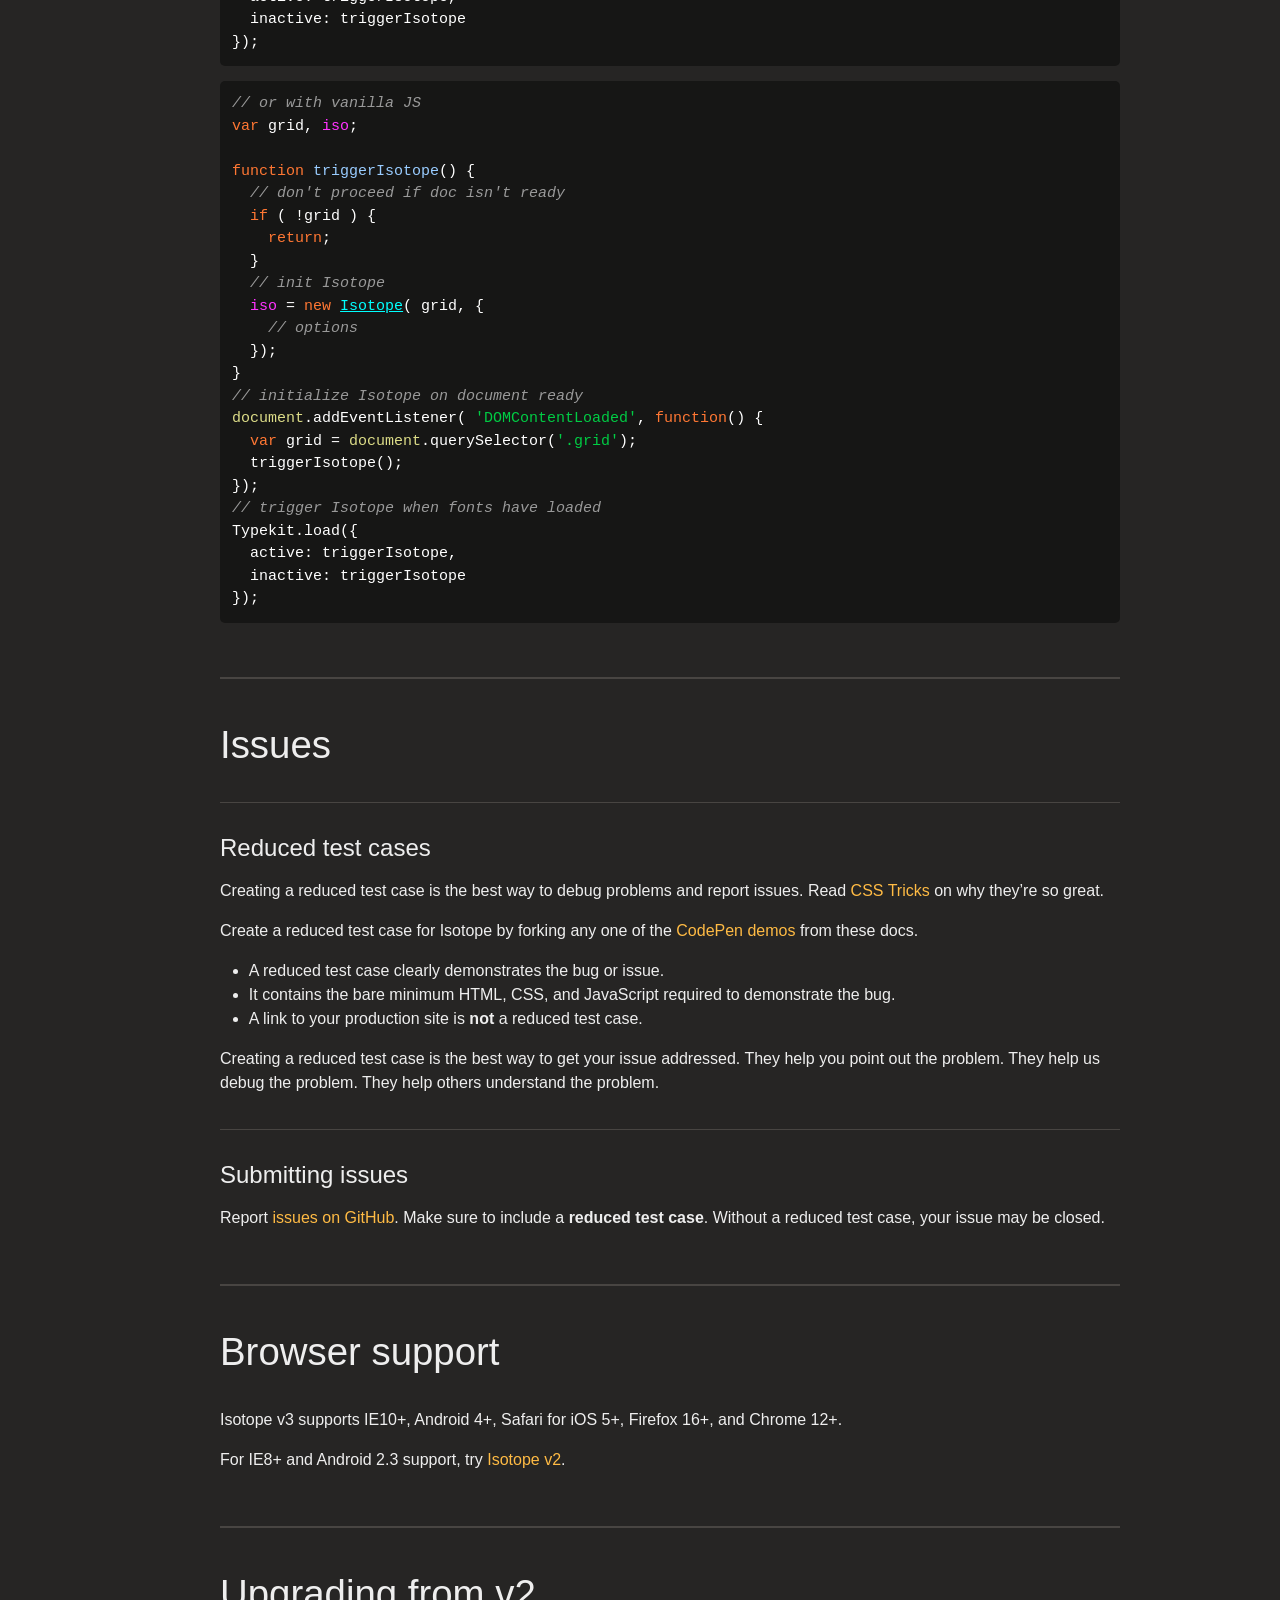
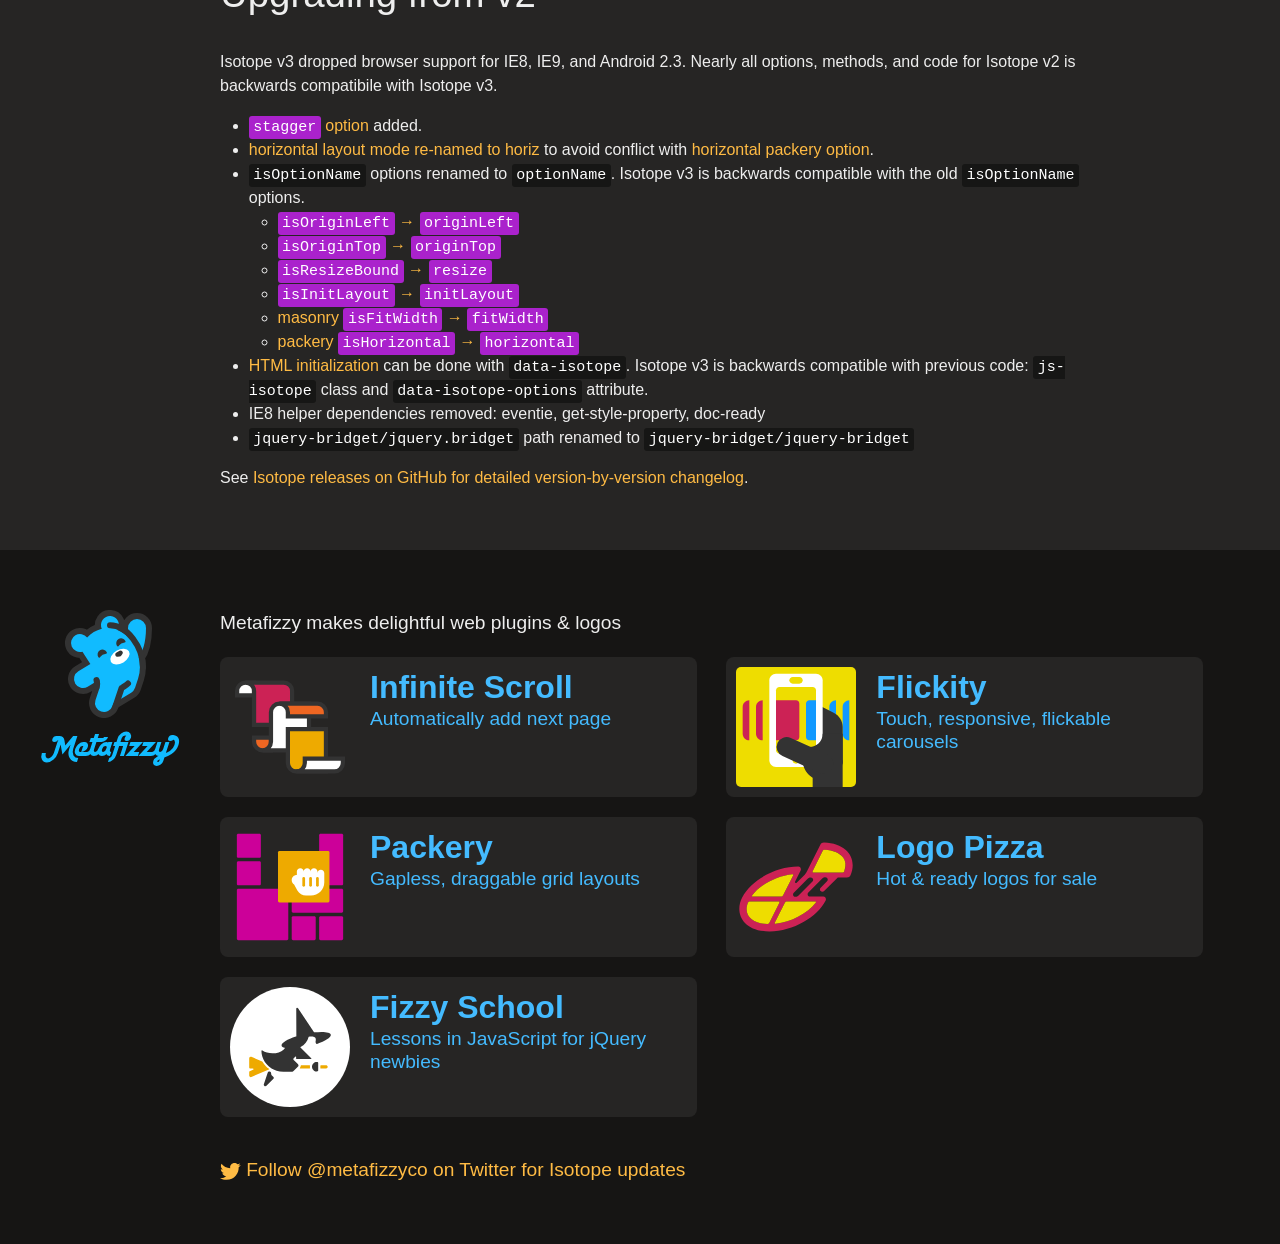
<file: isotope-docs/extras.html>
<!doctype html>
<html class="export" lang="en">
<head>
  <meta charset="utf-8">
  <meta name="viewport" content="width=device-width">
  <meta name="description" content="Filter &amp; sort magical layouts">

  <title>Isotope &#xB7; Extras</title>

    <!-- Isotope does not require any CSS files -->
    <link rel="stylesheet" href="css/isotope-docs.css?6" media="screen">

  <meta name="twitter:card" content="summary">
  <meta name="twitter:site" content="@metafizzyco">
  <meta name="twitter:url" content="https://isotope.metafizzy.co/extras.html">
  <meta name="twitter:title" content="Isotope Extras">
  <meta name="twitter:description" content="Filter &amp; sort magical layouts">

</head>
<body class="page--extras">


  <div class="nav">
    <h1 class="nav__title"><a href=".">Isotope</a></h1>
  
    <ol class="site-nav">
      <li class="site-nav__item site-nav__item--filtering">
        <a class="site-nav__item__link" href="filtering.html">Filtering</a></li>
      <li class="site-nav__item site-nav__item--sorting">
        <a class="site-nav__item__link" href="sorting.html">Sorting</a></li>
      <li class="site-nav__item site-nav__item--layout ">
        <a class="site-nav__item__link" href="layout.html">Layout</a>
      </li>
      <li class="site-nav__item site-nav__item--layout-modes sub-nav-parent">
        <a class="site-nav__item__link" href="layout-modes.html">Layout modes</a>
        <ul class="sub-nav">
            <li class="sub-nav__item sub-nav__item--masonry">
              <a class="sub-nav__item__link" href="layout-modes/masonry.html">masonry</a></li>
            <li class="sub-nav__item sub-nav__item--fitrows">
              <a class="sub-nav__item__link" href="layout-modes/fitrows.html">fitRows</a></li>
            <li class="sub-nav__item sub-nav__item--vertical">
              <a class="sub-nav__item__link" href="layout-modes/vertical.html">vertical</a></li>
            <li class="sub-nav__item sub-nav__item--packery">
              <a class="sub-nav__item__link" href="layout-modes/packery.html">packery</a></li>
            <li class="sub-nav__item sub-nav__item--cellsbyrow">
              <a class="sub-nav__item__link" href="layout-modes/cellsbyrow.html">cellsByRow</a></li>
            <li class="sub-nav__item sub-nav__item--masonryhorizontal">
              <a class="sub-nav__item__link" href="layout-modes/masonryhorizontal.html">masonryHorizontal</a></li>
            <li class="sub-nav__item sub-nav__item--fitcolumns">
              <a class="sub-nav__item__link" href="layout-modes/fitcolumns.html">fitColumns</a></li>
            <li class="sub-nav__item sub-nav__item--cellsbycolumn">
              <a class="sub-nav__item__link" href="layout-modes/cellsbycolumn.html">cellsByColumn</a></li>
            <li class="sub-nav__item sub-nav__item--horiz">
              <a class="sub-nav__item__link" href="layout-modes/horiz.html">horiz</a></li>
        </ul>
      </li>
      <li class="site-nav__item site-nav__item--options">
        <a class="site-nav__item__link" href="options.html">Options</a></li>
      <li class="site-nav__item site-nav__item--methods">
        <a class="site-nav__item__link" href="methods.html">Methods</a></li>
      <li class="site-nav__item site-nav__item--events">
        <a class="site-nav__item__link" href="events.html">Events</a></li>
      <li class="site-nav__item site-nav__item--extras">
        <a class="site-nav__item__link" href="extras.html">Extras</a></li>
      <li class="site-nav__item site-nav__item--license">
        <a class="site-nav__item__link" href="license.html">License</a></li>
      <li class="site-nav__item site-nav__item--faq">
        <a class="site-nav__item__link" href="faq.html">FAQ</a></li>
    </ol>
  
    <ul class="page-nav" data-js="page-nav">
<li class="page-nav__item page-nav__item--h2"><a href="#extra-examples">Extra examples</a></li>
<li class="page-nav__item page-nav__item--h2"><a href="#module-loaders">Module loaders</a></li>
<li class="page-nav__item page-nav__item--h3"><a href="#webpack">Webpack</a></li>
<li class="page-nav__item page-nav__item--h3"><a href="#requirejs">RequireJS</a></li>
<li class="page-nav__item page-nav__item--h3"><a href="#browserify">Browserify</a></li>
<li class="page-nav__item page-nav__item--h2"><a href="#bootstrap">Bootstrap</a></li>
<li class="page-nav__item page-nav__item--h2"><a href="#animating-item-size">Animating item size</a></li>
<li class="page-nav__item page-nav__item--h2"><a href="#web-fonts">Web fonts</a></li>
<li class="page-nav__item page-nav__item--h3"><a href="#typekit">Typekit</a></li>
<li class="page-nav__item page-nav__item--h2"><a href="#issues">Issues</a></li>
<li class="page-nav__item page-nav__item--h3"><a href="#reduced-test-cases">Reduced test cases</a></li>
<li class="page-nav__item page-nav__item--h3"><a href="#submitting-issues">Submitting issues</a></li>
<li class="page-nav__item page-nav__item--h2"><a href="#browser-support">Browser support</a></li>
<li class="page-nav__item page-nav__item--h2"><a href="#upgrading-from-v2">Upgrading from v2</a></li>
</ul>
  </div>


  <div id="content" class="main">
    <div class="container">
        <h1>Extras</h1>



<h2 id="extra-examples">Extra examples</h2>

<ul>
  <li><a href="https://codepen.io/desandro/pen/owAyG/">Combination filters with functions</a>, <a href="https://codepen.io/desandro/pen/pOjMdx">vanilla JS</a></li>
  <li><a href="https://codepen.io/desandro/pen/GBJERB">Combination filters with &lt;select&gt;s</a></li>
  <li><a href="https://codepen.io/desandro/pen/WyOZjx">Combination filters with search</a></li>
  <li><a href="https://codepen.io/desandro/pen/JGKyrY">Combination inclusive filters with checkboxes</a> and <a href="https://codepen.io/desandro/pen/GFbAs">Combination inclusive and exclusive filters with selects and checkboxes</a>. Explanation on <a href="https://github.com/metafizzy/isotope/issues/771#issuecomment-50991110">issue #771</a>.</li>
  <li><a href="https://codepen.io/desandro/pen/MebyMR">Combination filters, inclusive within a group, exclusive outside groups</a></li>
  <li><a href="https://codepen.io/desandro/pen/NgqxjW">Combination filters with checkboxes and URL hash</a>, see <a href="https://s.codepen.io/desandro/debug/NgqxjW#filter=.green%2C.orange">debug view for URL hash</a></li>
  <li><a href="https://codepen.io/desandro/pen/zrMXQv">Inclusive combination filters with toggle buttons</a></li>
  <li><a href="https://codepen.io/desandro/pen/pyxwem/">Updating filter counts on buttons</a></li>
  <li><a href="https://codepen.io/desandro/pen/Kpvyd">Reveal items on init</a></li>
  <li><a href="https://codepen.io/desandro/pen/AEslp">Only filter items, no layout</a>. For <a href="https://github.com/metafizzy/isotope/issues/675#issuecomment-40675160">issue #675</a></li>
  <li><a href="https://codepen.io/desandro/pen/mCdbD">Search and filter buttons</a></li>
  <li><a href="https://codepen.io/desandro/pen/bsHix">Reveal each image as they load</a></li>
  <li><a href="https://codepen.io/desandro/pen/vEJbNr">Filtering with toggle on/off buttons</a></li>
  <li><a href="https://codepen.io/desandro/pen/vErxXj">Filtering with URL hash</a>. View <a href="https://s.codepen.io/desandro/debug/vErxXj#filter=%3Anot(.transition)">debug version</a> to see filter in URL hash.</li>
  <li><a href="https://codepen.io/desandro/pen/zGZywM">Sorting by selected category</a>. For <a href="https://github.com/metafizzy/isotope/issues/901">issue #901</a></li>
  <li><a href="https://codepen.io/desandro/pen/dXYBRE">Sort clicked item first</a></li>
  <li><a href="https://codepen.io/desandro/pen/pbkbBO">Update filtered item count</a></li>
  <li><a href="https://codepen.io/desandro/pen/qjXKBp">Fade in from bottom with visibleStyle &amp; hiddenStyle</a></li>
  <li><a href="https://codepen.io/desandro/pen/OQwEgK">Sorting, normalize upper &amp; lowercase text</a></li>
  <li><a href="https://codepen.io/desandro/pen/WJoOrM/">Sort by a selector, change opacity of selected and unselected items</a></li>
</ul>


<h2 id="module-loaders">Module loaders</h2>


<h3 id="webpack">Webpack</h3>

<p>Install Isotope with npm.</p>

<pre><code class="bash">npm install isotope-layout
</code></pre>

<p>You can then <code>require(<span class="string">&apos;isotope-layout&apos;</span>)</code>.</p>

<pre><code class="js"><span class="comment">// main.js</span>
<span class="keyword">var</span> <span class="isotope_keyword">Isotope</span> = <span class="built_in">require</span>(<span class="string">&apos;isotope-layout&apos;</span>);

<span class="keyword">var</span> <span class="isotope_var">iso</span> = <span class="keyword">new</span> <span class="isotope_keyword">Isotope</span>( <span class="string">&apos;.grid&apos;</span>, {
  <span class="comment">// options...</span>
});
</code></pre>

<p>Run webpack.</p>


<pre><code class="bash">webpack main.js bundle.js
</code></pre>

<p>Install and require <a href="layout-modes.html#included-modes">layout modes that are not included</a>.</p>

<pre><code class="bash">npm install isotope-cells-by-row
</code></pre>

<pre><code class="js"><span class="keyword">var</span> <span class="isotope_keyword">Isotope</span> = <span class="built_in">require</span>(<span class="string">&apos;isotope-layout&apos;</span>);
<span class="comment">// add cellsByRow layout mode</span>
<span class="built_in">require</span>(<span class="string">&apos;isotope-cells-by-row&apos;</span>)

<span class="keyword">var</span> <span class="isotope_var">iso</span> = <span class="keyword">new</span> <span class="isotope_keyword">Isotope</span>( <span class="string">&apos;.grid&apos;</span>, {
  <span class="attr">layoutMode</span>: <span class="string">&apos;cellsByRow&apos;</span>
});
</code></pre>

<p id="browserify-jquery">To use Isotope as a jQuery plugin with Browserify, you need to use <a href="https://www.npmjs.com/package/jquery-bridget">jQuery Bridget</a></p>

<pre><code class="bash">npm install jquery
npm install jquery-bridget
</code></pre>

<pre><code class="js"><span class="keyword">var</span> $ = <span class="built_in">require</span>(<span class="string">&apos;jquery&apos;</span>);
<span class="keyword">var</span> jQueryBridget = <span class="built_in">require</span>(<span class="string">&apos;jquery-bridget&apos;</span>);
<span class="keyword">var</span> <span class="isotope_keyword">Isotope</span> = <span class="built_in">require</span>(<span class="string">&apos;isotope-layout&apos;</span>);
<span class="comment">// make Isotope a jQuery plugin</span>
jQueryBridget( <span class="string">&apos;isotope&apos;</span>, <span class="isotope_keyword">Isotope</span>, $ );
<span class="comment">// now you can use $().isotope()</span>
$(<span class="string">&apos;.grid&apos;</span>).isotope({
  <span class="comment">// options...</span>
});
</code></pre>



<h3 id="requirejs">RequireJS</h3>

<p>Isotope supports <a href="http://requirejs.org">RequireJS</a>.</p>

<p>You can require <a href="isotope.pkgd.js">isotope.pkgd.js</a>.</p>

<pre><code class="js">requirejs( [
  <span class="string">&apos;path/to/isotope.pkgd.js&apos;</span>,
], <span class="function"><span class="keyword">function</span>(<span class="params"> Isotope </span>) </span>{
  <span class="keyword">var</span> <span class="isotope_var">iso</span> = <span class="keyword">new</span> <span class="isotope_keyword">Isotope</span>( <span class="string">&apos;.grid&apos;</span>, {...});
});
</code></pre>

<p id="requirejs-layout-modes">Any <a href="layout-modes.html#included-modes">layout mode that&#x2019;s not included</a>, will need to be required separately</p>

<pre><code class="js">requirejs( [
  <span class="string">&apos;path/to/isotope.pkgd.js&apos;</span>,
  <span class="string">&apos;path/to/masonry-horizontal.js&apos;</span>
], <span class="function"><span class="keyword">function</span>(<span class="params"> Isotope </span>) </span>{
  <span class="keyword">var</span> <span class="isotope_var">iso</span> = <span class="keyword">new</span> <span class="isotope_keyword">Isotope</span>( <span class="string">&apos;.grid&apos;</span>, {
    <span class="attr">layoutMode</span>: <span class="string">&apos;masonryHorizontal&apos;</span>
  });
});
</code></pre>

<p id="requirejs-pkgd-jquery">To use Isotope as a jQuery plugin with RequireJS and isotope.pkgd.js, you need to run jQuery bridget.</p>


<pre><code class="js"><span class="comment">// require the require function</span>
requirejs( [ <span class="string">&apos;require&apos;</span>, <span class="string">&apos;jquery&apos;</span>, <span class="string">&apos;path/to/isotope.pkgd.js&apos;</span> ],
  <span class="function"><span class="keyword">function</span>(<span class="params"> require, $, Isotope </span>) </span>{
    <span class="comment">// require jquery-bridget, it&apos;s included in isotope.pkgd.js</span>
    <span class="built_in">require</span>( [ <span class="string">&apos;jquery-bridget/jquery-bridget&apos;</span> ],
    <span class="function"><span class="keyword">function</span>(<span class="params"> jQueryBridget </span>) </span>{
      <span class="comment">// make Isotope a jQuery plugin</span>
      jQueryBridget( <span class="string">&apos;isotope&apos;</span>, <span class="isotope_keyword">Isotope</span>, $ );
      <span class="comment">// now you can use $().isotope()</span>
      $(<span class="string">&apos;.grid&apos;</span>).isotope({...});
    }
  );
});
</code></pre>



<h3 id="browserify">Browserify</h3>

<p>Isotope works with <a href="http://browserify.org">Browserify</a>. <a href="https://www.npmjs.com/package/isotope-layout">Install Isotope with npm</a>.</p>

<pre><code>npm install isotope-layout
</code></pre>

<pre><code class="js"><span class="keyword">var</span> <span class="isotope_keyword">Isotope</span> = <span class="built_in">require</span>(<span class="string">&apos;isotope-layout&apos;</span>);

<span class="keyword">var</span> <span class="isotope_var">iso</span> = <span class="keyword">new</span> <span class="isotope_keyword">Isotope</span>( <span class="string">&apos;.grid&apos;</span>, {
  <span class="comment">// options...</span>
});
</code></pre>

<p>Layout modes and jQuery plugin functionality need to be installed separately, similar to <a href="#webpack">using Webpack</a>.</p>


<h2 id="bootstrap">Bootstrap</h2>

<p>You can use Isotope layouts with <a href="http://getbootstrap.com/css/#grid">Bootstrap grid system</a>. This example will display a fluid grid of 3 columns, using <code>col-xs-4</code> as <a href="layout-modes/masonry.html#columnwidth"><code>columnWidth</code></a>.</p>

<div class="example">
  <div class="example__code">
<pre><code class="html"><span class="tag">&lt;<span class="name">div</span> <span class="attr">class</span>=<span class="string">&quot;container-fluid&quot;</span>&gt;</span>
  <span class="comment">&lt;!-- add extra container element for Masonry --&gt;</span>
  <span class="tag">&lt;<span class="name">div</span> <span class="attr">class</span>=<span class="string">&quot;grid&quot;</span>&gt;</span>
    <span class="comment">&lt;!-- add sizing element for columnWidth --&gt;</span>
    <span class="tag">&lt;<span class="name">div</span> <span class="attr">class</span>=<span class="string">&quot;grid-sizer col-xs-4&quot;</span>&gt;</span><span class="tag">&lt;/<span class="name">div</span>&gt;</span>
    <span class="comment">&lt;!-- items use Bootstrap .col- classes --&gt;</span>
    <span class="tag">&lt;<span class="name">div</span> <span class="attr">class</span>=<span class="string">&quot;grid-item col-xs-8&quot;</span>&gt;</span>
      <span class="comment">&lt;!-- wrap item content in its own element --&gt;</span>
      <span class="tag">&lt;<span class="name">div</span> <span class="attr">class</span>=<span class="string">&quot;grid-item-content&quot;</span>&gt;</span>...<span class="tag">&lt;/<span class="name">div</span>&gt;</span>
    <span class="tag">&lt;/<span class="name">div</span>&gt;</span>
    <span class="tag">&lt;<span class="name">div</span> <span class="attr">class</span>=<span class="string">&quot;grid-item col-xs-4&quot;</span>&gt;</span>
      <span class="tag">&lt;<span class="name">div</span> <span class="attr">class</span>=<span class="string">&quot;grid-item-content&quot;</span>&gt;</span>...<span class="tag">&lt;/<span class="name">div</span>&gt;</span>
    <span class="tag">&lt;/<span class="name">div</span>&gt;</span>
    ...
  <span class="tag">&lt;/<span class="name">div</span>&gt;</span>
<span class="tag">&lt;/<span class="name">div</span>&gt;</span>
</code></pre>

<pre><code class="js">$(<span class="string">&apos;.grid&apos;</span>).isotope({
  <span class="attr">itemSelector</span>: <span class="string">&apos;.grid-item&apos;</span>, <span class="comment">// use a separate class for itemSelector, other than .col-</span>
  percentPosition: <span class="literal">true</span>,
  <span class="attr">masonry</span>: {
    <span class="attr">columnWidth</span>: <span class="string">&apos;.grid-sizer&apos;</span>
  }
});
</code></pre>
  </div>
  <div class="example__demo">
  
    <div class="bootstrap-3__container-fluid">
      <div class="grid js-masonry" data-masonry-options="{ &quot;itemSelector&quot;: &quot;.bootstrap-3__grid-item&quot;, &quot;columnWidth&quot;: &quot;.grid-sizer&quot;, &quot;percentPosition&quot;: true }">
        <div class="grid-sizer bootstrap-3__col-xs-4"></div>
        <div class="bootstrap-3__grid-item bootstrap-3__col-xs-8">
          <div class="bootstrap-3__grid-item-content"></div>
        </div>
        <div class="bootstrap-3__grid-item bootstrap-3__col-xs-4">
          <div class="bootstrap-3__grid-item-content"></div>
        </div>
        <div class="bootstrap-3__grid-item bootstrap-3__col-xs-4">
          <div class="bootstrap-3__grid-item-content bootstrap-3__grid-item-content--height2"></div>
        </div>
        <div class="bootstrap-3__grid-item bootstrap-3__col-xs-8">
          <div class="bootstrap-3__grid-item-content"></div>
        </div>
        <div class="bootstrap-3__grid-item bootstrap-3__col-xs-4">
          <div class="bootstrap-3__grid-item-content bootstrap-3__grid-item-content--height2"></div>
        </div>
        <div class="bootstrap-3__grid-item bootstrap-3__col-xs-4">
          <div class="bootstrap-3__grid-item-content"></div>
        </div>
        <div class="bootstrap-3__grid-item bootstrap-3__col-xs-4">
          <div class="bootstrap-3__grid-item-content"></div>
        </div>
      </div>
  
    </div>
  
    <p class="edit-demo">
        <a href="https://codepen.io/desandro/pen/yeezdp">Edit this demo on CodePen</a>
    </p>
  </div>
</div>

<p>Use multiple <code>.col-</code> classes on item elements to use Bootstrap&#x2019;s grid media queries to responsively change column sizes. This example will use 2, then 3, then 4 columns at different screen sizes.</p>

<div class="example">
  <div class="example__code">
<pre><code class="html"><span class="tag">&lt;<span class="name">div</span> <span class="attr">class</span>=<span class="string">&quot;container-fluid&quot;</span>&gt;</span>
  <span class="tag">&lt;<span class="name">div</span> <span class="attr">class</span>=<span class="string">&quot;grid&quot;</span>&gt;</span>
    <span class="comment">&lt;!-- 2 col grid @ xs, 3 col grid @ sm, 4 col grid @ md --&gt;</span>
    <span class="tag">&lt;<span class="name">div</span> <span class="attr">class</span>=<span class="string">&quot;grid-sizer col-xs-6 col-sm-4 col-md-3&quot;</span>&gt;</span><span class="tag">&lt;/<span class="name">div</span>&gt;</span>
    <span class="comment">&lt;!-- 1 col @ xs, 2 col @ sm, 2 col @ md --&gt;</span>
    <span class="tag">&lt;<span class="name">div</span> <span class="attr">class</span>=<span class="string">&quot;grid-item col-xs-6 col-sm-8 col-md-6&quot;</span>&gt;</span>
      <span class="tag">&lt;<span class="name">div</span> <span class="attr">class</span>=<span class="string">&quot;grid-item-content&quot;</span>&gt;</span>...<span class="tag">&lt;/<span class="name">div</span>&gt;</span>
    <span class="tag">&lt;/<span class="name">div</span>&gt;</span>
    <span class="comment">&lt;!-- 1 col @ xs, 1 col @ sm, 1 col @ md --&gt;</span>
    <span class="tag">&lt;<span class="name">div</span> <span class="attr">class</span>=<span class="string">&quot;grid-item col-xs-6 col-sm-4 col-md-3&quot;</span>&gt;</span>
      <span class="tag">&lt;<span class="name">div</span> <span class="attr">class</span>=<span class="string">&quot;grid-item-content&quot;</span>&gt;</span>...<span class="tag">&lt;/<span class="name">div</span>&gt;</span>
    <span class="tag">&lt;/<span class="name">div</span>&gt;</span>
    ...
  <span class="tag">&lt;/<span class="name">div</span>&gt;</span>
<span class="tag">&lt;/<span class="name">div</span>&gt;</span>
</code></pre>
  </div>
  <div class="example__demo">
  
    <div class="bootstrap-3__container-fluid">
      <div class="grid js-masonry" data-masonry-options="{ &quot;itemSelector&quot;: &quot;.bootstrap-3__grid-item&quot;, &quot;columnWidth&quot;: &quot;.grid-sizer&quot;, &quot;percentPosition&quot;: true }">
        <div class="grid-sizer bootstrap-3__col-xs-6 bootstrap-3__col-sm-4 bootstrap-3__col-md-3"></div>
        <div class="bootstrap-3__grid-item bootstrap-3__col-xs-6 bootstrap-3__col-sm-8 bootstrap-3__col-md-6">
          <div class="bootstrap-3__grid-item-content"></div>
        </div>
        <div class="bootstrap-3__grid-item bootstrap-3__col-xs-6 bootstrap-3__col-sm-4 bootstrap-3__col-md-3">
          <div class="bootstrap-3__grid-item-content"></div>
        </div>
        <div class="bootstrap-3__grid-item bootstrap-3__col-xs-6 bootstrap-3__col-sm-4 bootstrap-3__col-md-3">
          <div class="bootstrap-3__grid-item-content bootstrap-3__grid-item-content--height2"></div>
        </div>
        <div class="bootstrap-3__grid-item bootstrap-3__col-xs-6 bootstrap-3__col-sm-8 bootstrap-3__col-md-6">
          <div class="bootstrap-3__grid-item-content"></div>
        </div>
        <div class="bootstrap-3__grid-item bootstrap-3__col-xs-6 bootstrap-3__col-sm-4 bootstrap-3__col-md-3">
          <div class="bootstrap-3__grid-item-content bootstrap-3__grid-item-content--height2"></div>
        </div>
        <div class="bootstrap-3__grid-item bootstrap-3__col-xs-6 bootstrap-3__col-sm-4 bootstrap-3__col-md-3">
          <div class="bootstrap-3__grid-item-content"></div>
        </div>
        <div class="bootstrap-3__grid-item bootstrap-3__col-xs-6 bootstrap-3__col-sm-4 bootstrap-3__col-md-3">
          <div class="bootstrap-3__grid-item-content"></div>
        </div>
      </div>
  
    </div>
  
    <p class="edit-demo">
        <a href="https://codepen.io/desandro/pen/addLrQ">Edit this demo on CodePen</a>
    </p>
  </div>
</div>


<h2 id="animating-item-size">Animating item size</h2>

<p>You cannot transition or animate the size of an item element <em>and</em> properly lay out. But there is a trick &#x2014; you can animate a child element of the item element.</p>

<div class="duo example">
  <div class="duo__cell example__code">
<pre><code class="html"><span class="tag">&lt;<span class="name">div</span> <span class="attr">class</span>=<span class="string">&quot;grid&quot;</span>&gt;</span>
  <span class="comment">&lt;!-- items have grid-item-content child elements --&gt;</span>
  <span class="tag">&lt;<span class="name">div</span> <span class="attr">class</span>=<span class="string">&quot;grid-item&quot;</span>&gt;</span>
    <span class="tag">&lt;<span class="name">div</span> <span class="attr">class</span>=<span class="string">&quot;grid-item-content&quot;</span>&gt;</span><span class="tag">&lt;/<span class="name">div</span>&gt;</span>
  <span class="tag">&lt;/<span class="name">div</span>&gt;</span>
  ...
</code></pre>

<pre><code class="css"><span class="comment">/* item is invisible, but used for layout
item-content is visible, and transitions size */</span>
<span class="selector-class">.grid-item</span>,
<span class="selector-class">.grid-item-content</span> {
  <span class="attribute">width</span>: <span class="number">60px</span>;
  <span class="attribute">height</span>: <span class="number">60px</span>;
}
<span class="selector-class">.grid-item-content</span> {
  <span class="attribute">background</span>: <span class="number">#09D</span>;
  <span class="attribute">transition</span>: width <span class="number">0.4s</span>, height <span class="number">0.4s</span>;
}

<span class="comment">/* both item and item content change size */</span>
<span class="selector-class">.grid-item</span><span class="selector-class">.is-expanded</span>,
<span class="selector-class">.grid-item</span><span class="selector-class">.is-expanded</span> <span class="selector-class">.grid-item-content</span> {
  <span class="attribute">width</span>: <span class="number">180px</span>;
  <span class="attribute">height</span>: <span class="number">120px</span>;
}
</code></pre>
  </div>
  <div class="duo__cell example__demo" data-js="animate-item-size">
    <p class="instruction">Click to item to toggle size</p>
    <div class="grid">
      <div class="animate-item-size-item">
        <div class="animate-item-size-item__content"></div>
      </div>
      <div class="animate-item-size-item">
        <div class="animate-item-size-item__content"></div>
      </div>
      <div class="animate-item-size-item">
        <div class="animate-item-size-item__content"></div>
      </div>
      <div class="animate-item-size-item">
        <div class="animate-item-size-item__content"></div>
      </div>
      <div class="animate-item-size-item">
        <div class="animate-item-size-item__content"></div>
      </div>
      <div class="animate-item-size-item">
        <div class="animate-item-size-item__content"></div>
      </div>
      <div class="animate-item-size-item">
        <div class="animate-item-size-item__content"></div>
      </div>
      <div class="animate-item-size-item">
        <div class="animate-item-size-item__content"></div>
      </div>
      <div class="animate-item-size-item">
        <div class="animate-item-size-item__content"></div>
      </div>
      <div class="animate-item-size-item">
        <div class="animate-item-size-item__content"></div>
      </div>
      <div class="animate-item-size-item">
        <div class="animate-item-size-item__content"></div>
      </div>
      <div class="animate-item-size-item">
        <div class="animate-item-size-item__content"></div>
      </div>
      <div class="animate-item-size-item">
        <div class="animate-item-size-item__content"></div>
      </div>
      <div class="animate-item-size-item">
        <div class="animate-item-size-item__content"></div>
      </div>
      <div class="animate-item-size-item">
        <div class="animate-item-size-item__content"></div>
      </div>
    </div>
    <p class="edit-demo">
        <a href="https://codepen.io/desandro/pen/jnhAi">Edit this demo</a>
        or <a href="https://codepen.io/desandro/pen/fztmB">vanilla JS demo</a> on CodePen
    </p>
  </div>
</div>

<p>This technique works on items with responsive, percentage widths. Although, it does require a bit more JS. <a href="https://codepen.io/desandro/pen/jGJKL">Check out the example on CodePen</a> to see how it&#x2019;s done.</p>

<div class="duo example">
  <div class="duo__cell example__code">
<pre><code class="css"><span class="selector-class">.grid-item</span> {
  <span class="attribute">width</span>: <span class="number">20%</span>;
  <span class="attribute">height</span>: <span class="number">60px</span>;
}

<span class="selector-class">.grid-item-content</span> {
  <span class="attribute">width</span>:  <span class="number">100%</span>;
  <span class="attribute">height</span>: <span class="number">100%</span>;
  <span class="attribute">background</span>: <span class="number">#09D</span>;
  <span class="attribute">transition</span>: width <span class="number">0.4s</span>, height <span class="number">0.4s</span>;
}
<span class="comment">/* item has expanded size */</span>
<span class="selector-class">.grid-item</span><span class="selector-class">.is-expanded</span> {
  <span class="attribute">width</span>: <span class="number">60%</span>;
  <span class="attribute">height</span>: <span class="number">120px</span>;
}
</code></pre>
  </div>
  <div class="duo__cell example__demo" data-js="animate-item-size-responsive">
    <p class="instruction">Click to item to toggle size</p>
    <div class="grid grid--animate-item-size-responsive">
      <div class="grid-sizer"></div>
      <div class="animate-item-size-item">
        <div class="animate-item-size-item__content"></div>
      </div>
      <div class="animate-item-size-item">
        <div class="animate-item-size-item__content"></div>
      </div>
      <div class="animate-item-size-item">
        <div class="animate-item-size-item__content"></div>
      </div>
      <div class="animate-item-size-item">
        <div class="animate-item-size-item__content"></div>
      </div>
      <div class="animate-item-size-item">
        <div class="animate-item-size-item__content"></div>
      </div>
      <div class="animate-item-size-item">
        <div class="animate-item-size-item__content"></div>
      </div>
      <div class="animate-item-size-item">
        <div class="animate-item-size-item__content"></div>
      </div>
      <div class="animate-item-size-item">
        <div class="animate-item-size-item__content"></div>
      </div>
      <div class="animate-item-size-item">
        <div class="animate-item-size-item__content"></div>
      </div>
      <div class="animate-item-size-item">
        <div class="animate-item-size-item__content"></div>
      </div>
      <div class="animate-item-size-item">
        <div class="animate-item-size-item__content"></div>
      </div>
      <div class="animate-item-size-item">
        <div class="animate-item-size-item__content"></div>
      </div>
      <div class="animate-item-size-item">
        <div class="animate-item-size-item__content"></div>
      </div>
      <div class="animate-item-size-item">
        <div class="animate-item-size-item__content"></div>
      </div>
      <div class="animate-item-size-item">
        <div class="animate-item-size-item__content"></div>
      </div>
    </div>
    <p class="edit-demo">
        <a href="https://codepen.io/desandro/pen/utGrv">Edit this demo</a>
        or <a href="https://codepen.io/desandro/pen/jeLKl">vanilla JS demo</a> on CodePen
    </p>
  </div>

</div>


<h2 id="web-fonts">Web fonts</h2>

<p>Like images, unloaded web fonts can throw off Isotope. To resolve this, trigger <a href="methods.html#layout"><code>layout</code></a> after fonts have been loaded. Both Typekit and Google WebFont Loader provide font events to control scripts based on how fonts are loaded.</p>

<ul>
  <li><a href="http://blog.typekit.com/2010/10/18/more-control-with-typekits-font-events/">Typekit font events</a></li>
  <li><a href="https://developers.google.com/webfonts/docs/webfont_loader#Events">Google WebFont Loader: Events</a></li>
</ul>


<h3 id="typekit">Typekit</h3>

<p>Try the script below when using Isotope on a page with Typekit. This will trigger Isotope when the document is ready and again when fonts have loaded. Be sure to remove Typekit&#x2019;s default script, <code>try{Typekit.load();}catch(e){}</code>.</p>

<pre><code class="js"><span class="keyword">var</span> <span class="jquery_var">$grid</span>;

<span class="function"><span class="keyword">function</span> <span class="title">triggerIsotope</span>(<span class="params"></span>) </span>{
  <span class="comment">// don&apos;t proceed if $grid has not been selected</span>
  <span class="keyword">if</span> ( !<span class="jquery_var">$grid</span> ) {
    <span class="keyword">return</span>;
  }
  <span class="comment">// init Isotope</span>
  <span class="jquery_var">$grid</span>.isotope({
    <span class="comment">// options</span>
  });
}
<span class="comment">// trigger Isotope on document ready</span>
$(<span class="function"><span class="keyword">function</span>(<span class="params"></span>)</span>{
  <span class="jquery_var">$grid</span> = $(<span class="string">&apos;.grid&apos;</span>);
  triggerIsotope();
});
<span class="comment">// trigger Isotope when fonts have loaded</span>
Typekit.load({
  <span class="attr">active</span>: triggerIsotope,
  <span class="attr">inactive</span>: triggerIsotope
});
</code></pre>

<pre><code class="js"><span class="comment">// or with vanilla JS</span>
<span class="keyword">var</span> grid, <span class="isotope_var">iso</span>;

<span class="function"><span class="keyword">function</span> <span class="title">triggerIsotope</span>(<span class="params"></span>) </span>{
  <span class="comment">// don&apos;t proceed if doc isn&apos;t ready</span>
  <span class="keyword">if</span> ( !grid ) {
    <span class="keyword">return</span>;
  }
  <span class="comment">// init Isotope</span>
  <span class="isotope_var">iso</span> = <span class="keyword">new</span> <span class="isotope_keyword">Isotope</span>( grid, {
    <span class="comment">// options</span>
  });
}
<span class="comment">// initialize Isotope on document ready</span>
<span class="built_in">document</span>.addEventListener( <span class="string">&apos;DOMContentLoaded&apos;</span>, <span class="function"><span class="keyword">function</span>(<span class="params"></span>) </span>{
  <span class="keyword">var</span> grid = <span class="built_in">document</span>.querySelector(<span class="string">&apos;.grid&apos;</span>);
  triggerIsotope();
});
<span class="comment">// trigger Isotope when fonts have loaded</span>
Typekit.load({
  <span class="attr">active</span>: triggerIsotope,
  <span class="attr">inactive</span>: triggerIsotope
});
</code></pre>


<h2 id="issues">Issues</h2>

<h3 id="reduced-test-cases">Reduced test cases</h3>

<p>Creating a reduced test case is the best way to debug problems and report issues. Read <a href="https://css-tricks.com/reduced-test-cases/">CSS Tricks</a> on why they&#x2019;re so great.</p>

<p>Create a reduced test case for Isotope by forking any one of the <a href="https://codepen.io/desandro/tag/isotope-docs">CodePen demos</a> from these docs.</p>

<ul>
  <li>A reduced test case clearly demonstrates the bug or issue.</li>
  <li>It contains the bare minimum HTML, CSS, and JavaScript required to demonstrate the bug.</li>
  <li>A link to your production site is <b>not</b> a reduced test case.</li>
</ul>

<p>Creating a reduced test case is the best way to get your issue addressed. They help you point out the problem. They help us debug the problem. They help others understand the problem.</p>


<h3 id="submitting-issues">Submitting issues</h3>

<p>Report <a href="https://github.com/metafizzy/isotope/issues/">issues on GitHub</a>. Make sure to include a <strong>reduced test case</strong>. Without a reduced test case, your issue may be closed.</p>


<h2 id="browser-support">Browser support</h2>

<p>Isotope v3 supports IE10+, Android 4+, Safari for iOS 5+, Firefox 16+, and Chrome 12+.</p>

<p>For IE8+ and Android 2.3 support, try <a href="https://isotope.metafizzy.co/v2">Isotope v2</a>.</p>


<h2 id="upgrading-from-v2">Upgrading from v2</h2>

<p>Isotope v3 dropped browser support for IE8, IE9, and Android 2.3. Nearly all options, methods, and code for Isotope v2 is backwards compatibile with Isotope v3.</p>

<ul>
  <li><a href="options.html#stagger"><code>stagger</code> option</a> added.</li>
  <li><a href="layout-modes/horiz.html">horizontal layout mode re-named to horiz</a> to avoid conflict with <a href="layout-modes/packery.html#horizontal">horizontal packery option</a>.</li>
  <li><code>isOptionName</code> options renamed to <code>optionName</code>. Isotope v3 is backwards compatible with the old <code>isOptionName</code> options.
    <ul>
      <li><a href="options.html#originleft"><code>isOriginLeft</code> &#x2192; <code>originLeft</code></a></li>
      <li><a href="options.html#origintop"><code>isOriginTop</code> &#x2192; <code>originTop</code></a></li>
      <li><a href="options.html#resize"><code>isResizeBound</code> &#x2192; <code>resize</code></a></li>
      <li><a href="options.html#initlayout"><code>isInitLayout</code> &#x2192; <code>initLayout</code></a></li>
      <li><a href="layout-modes/masonry.html#fitwidth">masonry <code>isFitWidth</code> &#x2192; <code>fitWidth</code></a></li>
      <li><a href="layout-modes/packery.html#horizontal">packery <code>isHorizontal</code> &#x2192; <code>horizontal</code></a></li>
    </ul>
  </li>
  <li><a href=".#initialize-in-html">HTML initialization</a> can be done with <code>data-isotope</code>.  Isotope v3 is backwards compatible with previous code: <code>js-isotope</code> class and <code>data-isotope-options</code> attribute.</li>
  <li>IE8 helper dependencies removed: eventie, get-style-property, doc-ready</li>
  <li><code>jquery-bridget/jquery.bridget</code> path renamed to <code>jquery-bridget/jquery-bridget</code></li>
</ul>

<p>See <a href="https://github.com/metafizzy/isotope/releases">Isotope releases on GitHub for detailed version-by-version changelog</a>.</p>


    </div>
  </div>

  <footer class="site-footer">
  
    <div class="container">
  
      <p class="site-footer__copy">Metafizzy makes delightful web plugins &amp; logos</p>
  
      <div class="showcase">
      
        <ul class="showcase-item-list">
      
            <li class="showcase-item">
              <a class="showcase-item__link" href="https://infinite-scroll.com">
                <div class="showcase-item__image">
                    <svg class="infinite-scroll-illo" xmlns="http://www.w3.org/2000/svg" viewbox="0 0 520 520" width="200" height="200">
                      <path class="infinite-scroll-illo__page infinite-scroll-illo__page--back" d="M90,110H10V90c0-22,18-40,40-40h40V110z"/>
                      <path class="infinite-scroll-illo__page infinite-scroll-illo__page--front1" d="M270,90L270,90c0-22-18-40-40-40h0H50h0c22,0,40,18,40,40v0v0v160h180V90z"/>
                      <path class="infinite-scroll-illo__page infinite-scroll-illo__page--front2" d="M170,330v-20H90v20v0c0,22,18,40,40,40h0h40V330z"/>
                      <path class="infinite-scroll-illo__page infinite-scroll-illo__page--back" d="M350,150H210c-22,0-40,18-40,40v140v0c0,22-18,40-40,40h0h220V150z"/>
                      <path class="infinite-scroll-illo__page infinite-scroll-illo__page--front3" d="M430,470V270H250v160c0,22,18,40,40,40H430z"/>
                      <path class="infinite-scroll-illo__page infinite-scroll-illo__page--front2" d="M250,190v20h180v-20c0-22-18-40-40-40H210h0C232,150,250,168,250,190L250,190z"/>
                      <path class="infinite-scroll-illo__page infinite-scroll-illo__page--back" d="M330,410v20v0c0,22-18,40-40,40h0h180c22,0,40-18,40-40v-20H330z"/>
                    </svg>
                </div>
                <div class="showcase-item__text">
                  <h3 class="showcase-item__title">Infinite Scroll</h3>
                  <p class="showcase-item__description">Automatically add next page</p>
                </div>
              </a>
            </li>
      
            <li class="showcase-item">
              <a class="showcase-item__link" href="https://flickity.metafizzy.co">
                <div class="showcase-item__image">
                    <svg class="flickity-illo" xmlns="http://www.w3.org/2000/svg" viewbox="0 0 360 360" width="100" height="100">
                      <path class="flickity-illo__color1" fill="#19F" d="M300 220L300 220c-11 0-20-9-20-20v-80c0-11 9-20 20-20h0V220z"/>
                      <path class="flickity-illo__color1" fill="#19F" d="M340 220L340 220c-11 0-20-9-20-20v-80c0-11 9-20 20-20h0V220z"/>
                      <path class="flickity-illo__color2" fill="#333" d="M320 290V180c0-18-10-35-27-43L240 110v180H320z"/>
                      <path class="flickity-illo__color3" fill="white" d="M240 300H120c-11 0-20-9-20-20V40c0-11 9-20 20-20h120c11 0 20 9 20 20v240C260 291 251 300 240 300z"/>
                      <path class="flickity-illo__color4" fill="#ED0" d="M230 260H130c-6 0-10-5-10-10V70c0-6 5-10 10-10h100c6 0 10 5 10 10v180 C240 256 236 260 230 260z"/>
                      <path class="flickity-illo__color2" fill="#333" d="M260 200h60v81c0 32-26 59-59 59h0c-34 0-61-27-61-61V240h20 C242 240 260 222 260 200L260 200z"/>
                      <path class="flickity-illo__color5" fill="#C25" d="M180 220h-60V100h60c6 0 10 5 10 10v100C190 216 186 220 180 220z"/>
                      <path class="flickity-illo__color1" fill="#19F" d="M240 220h-20c-6 0-10-5-10-10V110c0-6 5-10 10-10h20V220z"/>
                      <rect class="flickity-illo__color2" fill="#333" x="230" y="280" width="90" height="80"/>
                      <circle class="flickity-illo__color4" fill="#ED0" cx="180" cy="280" r="10"/>
                      <line class="flickity-illo__thumb" stroke="#333" stroke-width="60" stroke-linecap="round" x1="262" y1="290" x2="152" y2="240"/>
                      <path class="flickity-illo__color4" fill="#ED0" d="M190 50h-20c-6 0-10-5-10-10v0c0-6 5-10 10-10h20c6 0 10 5 10 10v0C200 46 196 50 190 50z"/>
                      <path class="flickity-illo__color5" fill="#C25" d="M80 220L80 220c-11 0-20-9-20-20v-80c0-11 9-20 20-20h0V220z"/>
                      <path class="flickity-illo__color5" fill="#C25" d="M40 220L40 220c-11 0-20-9-20-20v-80c0-11 9-20 20-20h0V220z"/>
                    </svg>
                </div>
                <div class="showcase-item__text">
                  <h3 class="showcase-item__title">Flickity</h3>
                  <p class="showcase-item__description">Touch, responsive, flickable carousels</p>
                </div>
              </a>
            </li>
      
            <li class="showcase-item">
              <a class="showcase-item__link" href="https://packery.metafizzy.co">
                <div class="showcase-item__image">
                    <svg class="packery-illo" xmlns="http://www.w3.org/2000/svg" viewbox="0 0 700 700" width="100" height="100">
                      <path class="packery-illo__item" fill="#C09" d="M172 180H48c-4 0-8-4-8-8V48c0-4 4-8 8-8h124c4 0 8 4 8 8v124C180 176 176 180 172 180z"/>
                      <path class="packery-illo__item" fill="#C09" d="M172 340H48c-4 0-8-4-8-8V208c0-4 4-8 8-8h124c4 0 8 4 8 8v124C180 336 176 340 172 340z"/>
                      <path class="packery-illo__item" fill="#C09" d="M492 660H368c-4 0-8-4-8-8V528c0-4 4-8 8-8h124c4 0 8 4 8 8v124C500 656 496 660 492 660z"/>
                      <path class="packery-illo__item" fill="#C09" d="M652 660H528c-4 0-8-4-8-8V528c0-4 4-8 8-8h124c4 0 8 4 8 8v124C660 656 656 660 652 660z"/>
                      <path class="packery-illo__item" fill="#C09" d="M652 500H368c-4 0-8-4-8-8V368c0-4 4-8 8-8h284c4 0 8 4 8 8v124C660 496 656 500 652 500z"/>
                      <path class="packery-illo__item" fill="#C09" d="M332 660H48c-4 0-8-4-8-8V368c0-4 4-8 8-8h284c4 0 8 4 8 8v284C340 656 336 660 332 660z"/>
                      <path class="packery-illo__item" fill="#C09" d="M652 340H528c-4 0-8-4-8-8V48c0-4 4-8 8-8h124c4 0 8 4 8 8v284C660 336 656 340 652 340z"/>
                      <path class="packery-illo__draggie" fill="#EA0" d="M572 440H288c-4 0-8-4-8-8V148c0-4 4-8 8-8h284c4 0 8 4 8 8v284C580 436 576 440 572 440z"/>
                      <g>
                        <path class="packery-illo__hand" fill="white" d="M530 250c-11 0-20 9-20 20v-10c0-11-9-20-20-20s-20 9-20 20c0-11-9-20-20-20s-20 9-20 20c0-11-9-20-20-20
                          s-20 9-20 20v20c-17 0-30 13-30 30c0 11 6 20 14 25l19 35c10 18 30 30 51 30h28
                          c43 0 78-35 78-78V270C550 259 541 250 530 250z"/>
                        <line class="packery-illo__hand-line" stroke="#EA0" fill="none" stroke-width="16" stroke-linecap="round" x1="430" y1="300" x2="430" y2="340"/>
                        <line class="packery-illo__hand-line" stroke="#EA0" fill="none" stroke-width="16" stroke-linecap="round" x1="470" y1="300" x2="470" y2="340"/>
                        <line class="packery-illo__hand-line" stroke="#EA0" fill="none" stroke-width="16" stroke-linecap="round" x1="510" y1="300" x2="510" y2="340"/>
                      </g>
                    </svg>
                </div>
                <div class="showcase-item__text">
                  <h3 class="showcase-item__title">Packery</h3>
                  <p class="showcase-item__description">Gapless, draggable grid layouts</p>
                </div>
              </a>
            </li>
      
            <li class="showcase-item">
              <a class="showcase-item__link" href="http://logo.pizza">
                <div class="showcase-item__image">
                    <svg class="logo-pizza-illo" xmlns="http://www.w3.org/2000/svg" viewbox="0 0 700 700" width="100" height="100">
                      <path class="logo-pizza-illo__outline" fill="#C25" d="M513 91c-9-0-17 5-21 12l-80 160c-3 5-6 10-11 15l-47 47
                        c-5 5-12-1-9-7l32-64c5-11-2-23-14-23h-0c-121 0-268 70-327 180
                        C-9 497 35 609 196 609c138 0 279-85 327-180v0c5-11-2-23-14-23h-77c-13 0-19-15-10-24
                        l81-81c5-5 11-8 18-8l0 0c13 0 19 15 10 24L494 354c-6 6-6 14 0 20c3 3 6 4 10 4
                        c4 0 7-1 10-4l80-80h53c9 0 17-5 21-13C707 190 656 97 513 91z M334 281l-59 117
                        c-2 5-7 8-13 8H97c-4 0-6-4-3-7c49-64 143-114 236-124C333 275 335 278 334 281z
                         M70 441c2-4 6-7 10-7h168c4 0 7 4 5 8l-59 118c-2 4-6 6-11 6
                        C106 565 38 521 70 441z M466 441c-49 64-143 114-236 124c-3 0-6-3-4-6l59-117
                        c2-5 7-8 13-8h166C466 434 468 438 466 441z M446 318l-81 81c-5 5-11 8-18 8l0 0
                        c-13 0-19-15-10-24l81-81c5-5 11-8 18-8l0 0C449 294 455 309 446 318z M447 258L506 139
                        c2-4 6-7 11-6c101 7 140 60 114 126c-2 4-6 7-10 7H452C448 266 445 262 447 258z"/>
                      <path class="logo-pizza-illo__slice" fill="#ED0" d="M334 281l-59 117c-2 5-7 8-13 8H97c-4 0-6-4-3-7
                        c49-64 143-114 236-124C333 275 335 278 334 281z"/>
                      <path class="logo-pizza-illo__slice" fill="#ED0" d="M70 441c2-4 6-7 10-7h168c4 0 7 4 5 8l-59 118c-2 4-6 6-11 6
                        C106 565 38 521 70 441z"/>
                      <path class="logo-pizza-illo__slice" fill="#ED0" d="M466 441c-49 64-143 114-236 124c-3 0-6-3-4-6l59-117
                        c2-5 7-8 13-8h166C466 434 468 438 466 441z"/>
                      <path class="logo-pizza-illo__slice" fill="#ED0" d="M447 258L506 139c2-4 6-7 11-6c101 7 140 60 114 126c-2 4-6 7-10 7H452
                        C448 266 445 262 447 258z"/>
                    </svg>
                </div>
                <div class="showcase-item__text">
                  <h3 class="showcase-item__title">Logo Pizza</h3>
                  <p class="showcase-item__description">Hot &amp; ready logos for sale</p>
                </div>
              </a>
            </li>
      
            <li class="showcase-item">
              <a class="showcase-item__link" href="http://fizzy.school">
                <div class="showcase-item__image">
                    <svg class="witchie-logo" xmlns="http://www.w3.org/2000/svg" viewbox="0 0 1000 1000" width="200" height="200">
                      <circle class="witchie-logo__moon" fill="white" cx="500" cy="500" r="500"/>
                      <path class="witchie-logo__broom" fill="#EA0" d="M582 675a35 35 0 0 0 8-20 3 3 0 0 1 3-2h71a3 3 0 0 1 3 3 59 59 0 0 0 0 20 3 3 0 0 1-3 3h-79A3 3 0 0 1 582 675Zm219 4a13 13 0 0 0 13-14c-1-7-7-12-14-12h-44a3 3 0 0 0-3 3v21a3 3 0 0 0 3 3ZM299 660a203 203 0 0 1-27-36 8 8 0 0 0-4-3L178 582a13 13 0 0 0-18 12v77a8 8 0 0 0 8 8h22a5 5 0 0 1 2 10L164 703a8 8 0 0 0-4 7v28a13 13 0 0 0 18 12l146-63a3 3 0 0 0 1-5A197 197 0 0 1 299 660Z"/>
                      <path class="witchie-logo__dress" fill="#333" d="M326 705h4a13 13 0 0 1 13 13v8a13 13 0 0 0 4 9l13 13a13 13 0 0 1 0 19l-56 56c-10 10-26-0-22-13L314 714A13 13 0 0 1 326 705Zm397-79c-27 0-47 26-37 54 3 7 11 16 17 19a42 42 0 0 0 19 5 38 38 0 0 0 7-1 8 8 0 0 0 6-8v-62a8 8 0 0 0-6-8 38 38 0 0 0-7-1M840 397c-3-15-33-23-77-23a521 521 0 0 0-59 4 5 5 0 0 1-5-2L567 177a8 8 0 0 0-7-4 8 8 0 0 0-8 8l1 227a5 5 0 0 1-4 5c-74 24-123 55-119 76 2 8 11 14 26 18a3 3 0 0 1 1 4l-11 11c-20 20-56 30-92 30-31 0-63-8-84-23a5 5 0 0 0-3-1 5 5 0 0 0-5 5c0 78 68 173 183 173h75a10 10 0 0 0 7-3l38-38a16 16 0 0 0 0-23l-34-34a10 10 0 0 1 0-14l15-15a3 3 0 0 1 5 2v15a5 5 0 0 0 5 5H674a4 4 0 0 0 3-7l-90-90a3 3 0 0 1 1-4c34-19 59-49 67-84a3 3 0 0 1 2-2c6-1 12-1 17-1 22 0 37 5 39 14 1 6 3 11 2 17-5 17 1 31 8 31a6 6 0 0 0 2-0C797 448 845 419 840 397Z"/>
                    </svg>
                </div>
                <div class="showcase-item__text">
                  <h3 class="showcase-item__title">Fizzy School</h3>
                  <p class="showcase-item__description">Lessons in JavaScript for jQuery newbies</p>
                </div>
              </a>
            </li>
      
        </ul> 
      
      </div>
  
      <p class="site-footer__copy">
        <a href="https://twitter.com/metafizzyco">
          <svg class="twitter-logo" xmlns="http://www.w3.org/2000/svg" viewbox="0 0 512 512" width="30" height="30">
            <path d="M512 97c-19 8-39 14-60 16 22-13 38-34 46-58-20 12-43 21-67 25-19-19-46-32-77-32-58 0-117 52-102 129-87-4-165-46-216-110-24 40-19 107 32 140-17 0-33-5-48-13v1c0 51 36 93 84 103-15 4-34 5-47 2 13 42 52 72 98 73-47 36-96 49-155 44 46 30 102 47 161 47 197 0 306-168 299-312 20-15 38-34 52-55z"/>
          </svg>
          Follow @metafizzyco on Twitter for Isotope updates
        </a>
      </p>
  
      <div class="mfzy-brand">
        <a class="mfzy-brand__link" href="https://metafizzy.co">
          <svg class="mfzy-logo" xmlns="http://www.w3.org/2000/svg" xmlns:xlink="http://www.w3.org/1999/xlink" viewbox="0 0 144 144" width="36" height="36">
            <title>Metafizzy logo</title>
            <defs>
              <path id="mfzy-logo__body" d="M 120 24 a 12 12 0 0 0-24 0 a 72 72 0 0 1 -1 11
                a 40 40 0 0 0 -13 -8.5 A 12 12 0 1 0 61.1 25.1 c -8 2 -14 6 -19.6 11.6 
                A 12 12 0 1 0 35.3 55.5 L 45.8 72.1 l -16 9.6 A 12 12 0 0 0 42.2 102.3
                L 58 92.8 a 20 20 0 0 1 -0.2 11.9 l -5.2 15.5 a 12 12 0 0 0 22.8 7.6
                l 1.1 -3.3 l 23.7 -14.2 a 12 12 0 0 0 5.2 -6.5 l 4 -12 A 50 50 0 0 0 111.9 76
                a 52 52 0 0 0 -1.6 -12.8 C 115 57 120 44 120 24Z"/>
              <path id="mfzy-logo__eye" d="M 0 6.5 a 6.5 6.5 0 0 1 13 0 c 0 3.5 -3 0.5 -6.5 0.5 s -6.5 3 -6.5 -0.5 Z"/>
              <clippath id="mfzy-logo__body-clip">
                <use xlink:href="#mfzy-logo__body"/>
              </clippath>
            </defs>
            <use class="mfzy-logo__body-outline" xlink:href="#mfzy-logo__body" fill="#333" stroke="#333" stroke-width="16"/>
            <use class="mfzy-logo__body-fill" xlink:href="#mfzy-logo__body"/>
            <g class="mfzy-logo__stripes" clip-path="url(#mfzy-logo__body-clip)">
              <rect fill="#E62" x="16" width="120" height="138"/>
              <path fill="#C25" d="M96 24L16 72V0h80v24z"/>
              <path fill="#EA0" d="M116 70L16 130v-26l95-57 5 23z"/>
              <path fill="#19F" d="M136 138H16v-8l120-72v80z"/>
            </g>
            <path class="mfzy-logo__cut-ins" stroke="#333" fill="none" stroke-linecap="round" stroke-linejoin="round" stroke-width="8" d="M 72 20.4 c 23 0 44 29 44 56
              M 54 103.4 a 16 16 0 0 0 0 -10
              M 96 98 c -2 2 -8 6 -8.5,6 l -8.4 25.1"/>
            <g transform="translate(53 57) rotate(-31)">
              <ellipse class="mfzy-logo__snout" cx="25" cy="21" rx="14" ry="9" fill="#FFF"/>
              <use class="mfzy-logo__feature" xlink:href="#mfzy-logo__eye" fill="#333"/>
              <use class="mfzy-logo__feature" xlink:href="#mfzy-logo__eye" fill="#333" transform="translate(29 0)"/>
              <path class="mfzy-logo__feature" d="M 28.6 14 a 3 3 0 0 1 1.3 5.6 l -2.6 1.2 a 3 3 0 0 1 -2.6 0
                l -2.6 -1.2 a 3 3 0 0 1 1.3 -5.6 Z" fill="#333"/>
            </g>
          </svg>
          <svg class="mfzy-wordmark" xmlns="http://www.w3.org/2000/svg" viewbox="0 0 280 80" fill="none" stroke="#333" width="140" height="40">
            <g transform="skewX(-18)">
              <path stroke-width="8" d="M38 20h6c4 0 7 2 9 6l9 18l12-24h2v22
              a20 22 0 0 0 20 22M48 22v28a12 15 0 0 1-24 0M98 44a6 6 0 0 0 0-12h-2
              a8 10 0 0 0 0 20h14a8 10 0 0 0 8-10M118 12v30a8 10 0 0 0 16 0M150 36
              q-4-4-8-4a8 10 0 1 0 8 10m0-14v14a8 10 0 0 0 8 10M184 20a9 9 0 0 0-18 0
              v34a8 10 0 0 1-8 10M158 32h24v24M190 32h18l-12 20h18M216 32h18l-12 20h18
              a8 10 0 0 0 8-10m0-14v14a8 10 0 0 0 16 0m0-14v38a6 6 0 0 1-12 0
              c0-12 32-8 32-32c0-10-6-16-15-16M108 24h24a6 6 0 0 0 6-6M102 38h-4"/>
              <g stroke-width="6">
                <circle cx="38" cy="22" r="3"/>
                <circle cx="182" cy="20" r="3"/>
                <circle cx="269" cy="20" r="3"/>
              </g>
            </g>
          </svg>
        </a>
      </div>
  
    </div>
  
  </footer>

<!-- Looking for isotope.js? Use isotope.pkgd.min.js -->
<!-- Isotope does NOT require jQuery. But it does make things easier -->
<script src="https://code.jquery.com/jquery-3.1.1.min.js"></script>
<script>window.jQuery || document.write('<script src="js/jquery.min.js"><\/script>')</script>

  <script src="js/isotope-docs.min.js?6"></script>


</body>
</html>
</file>
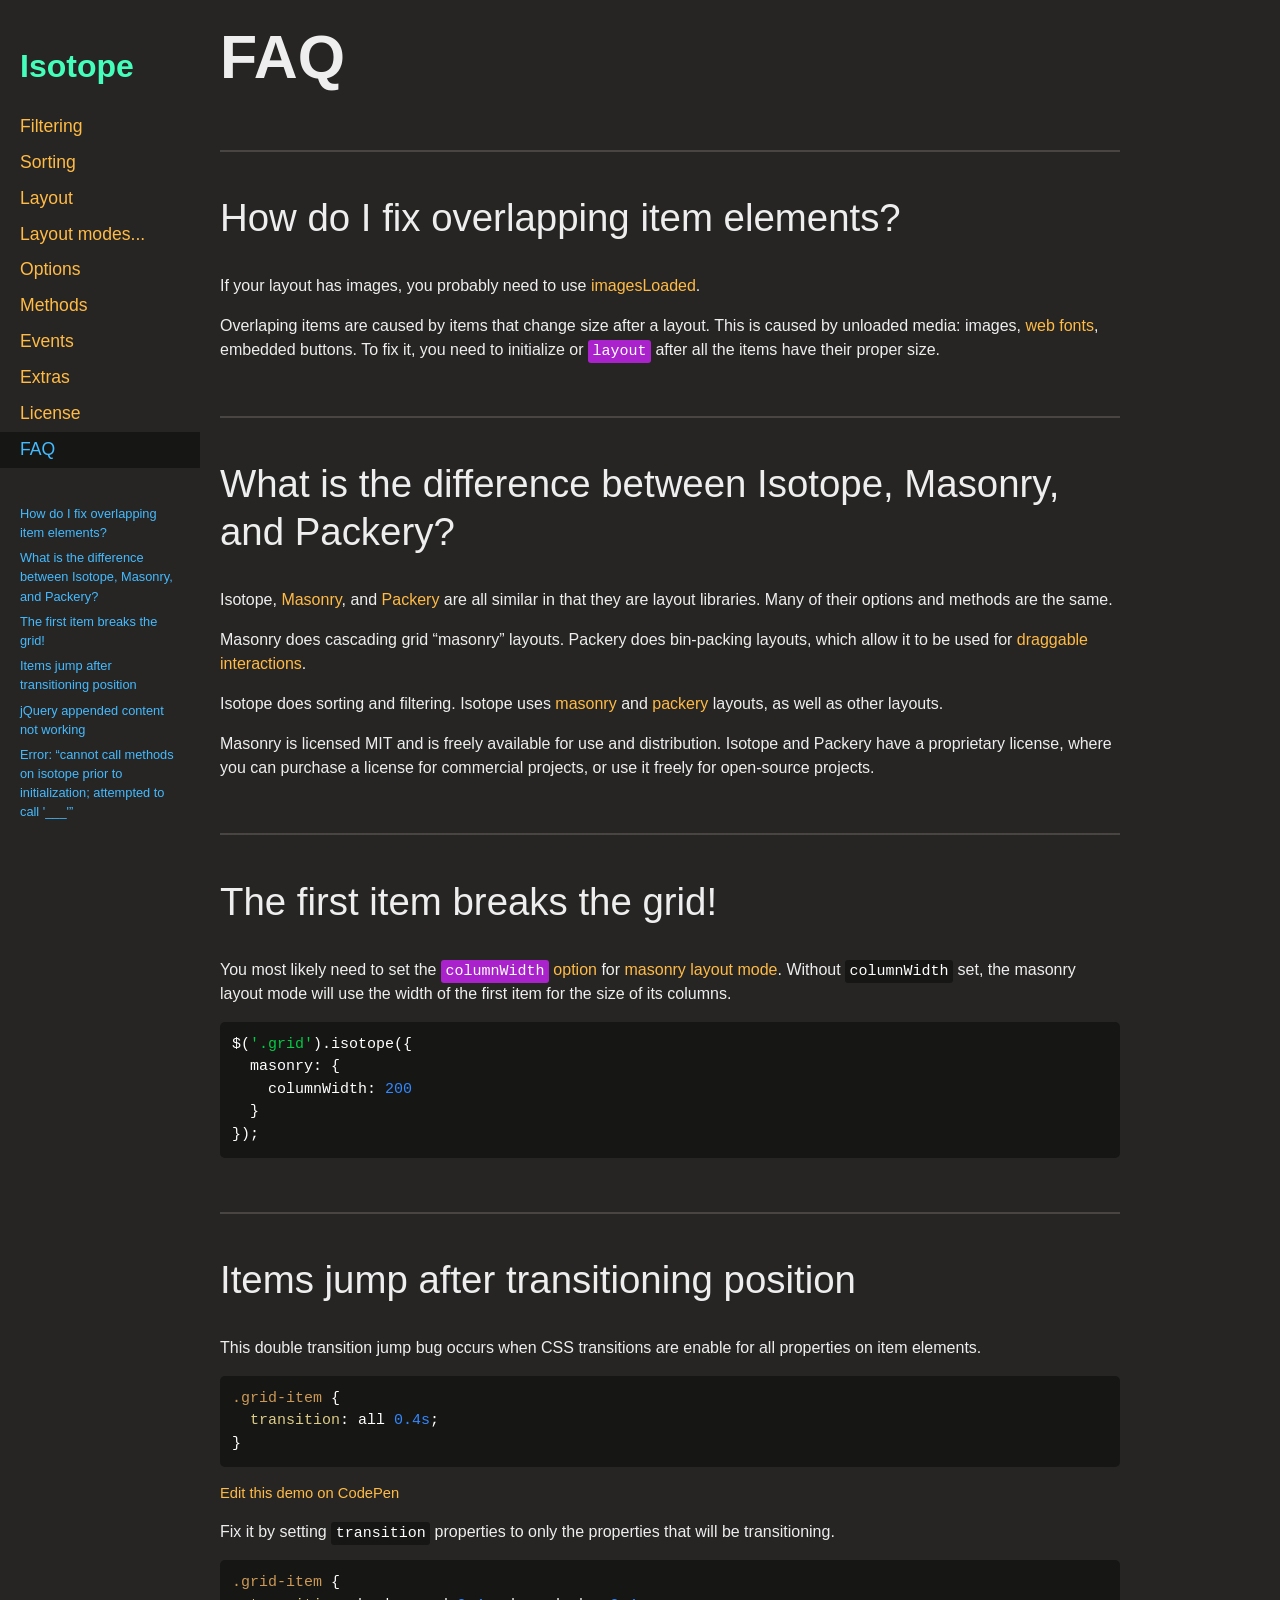
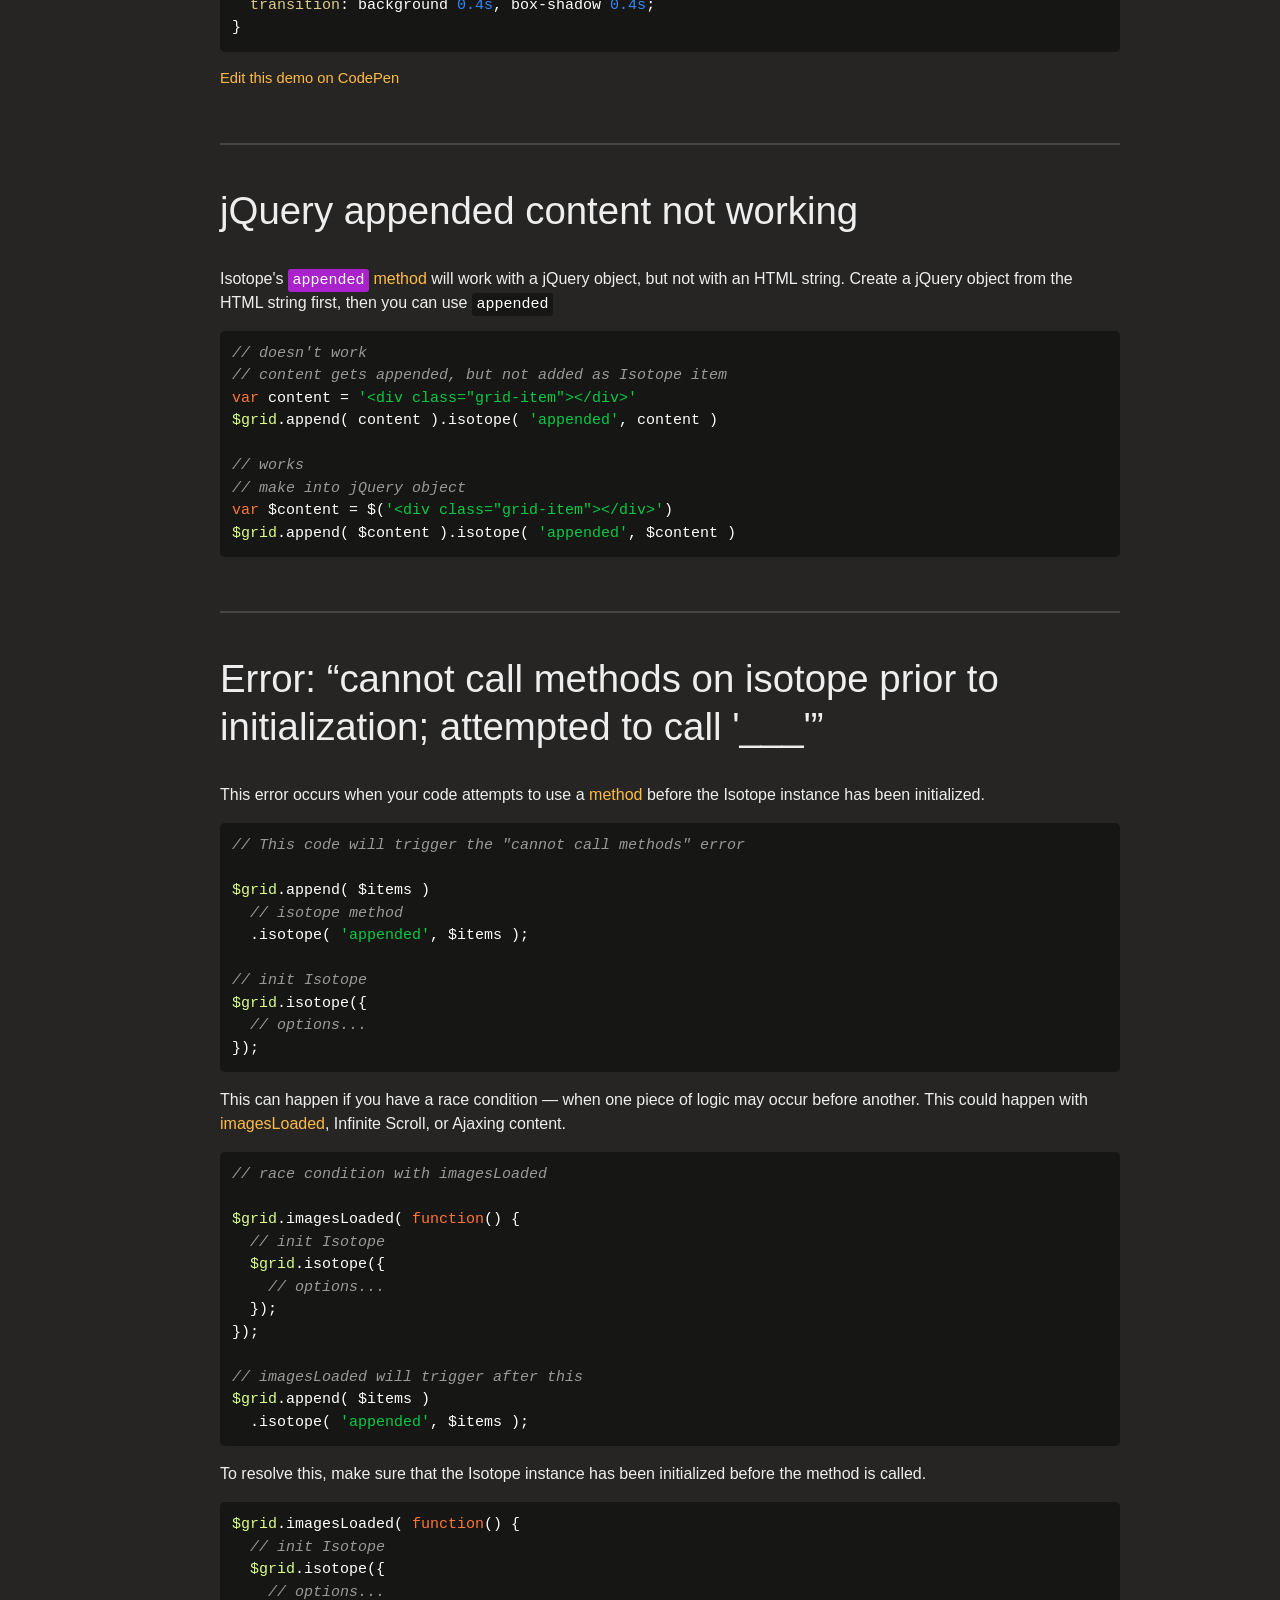
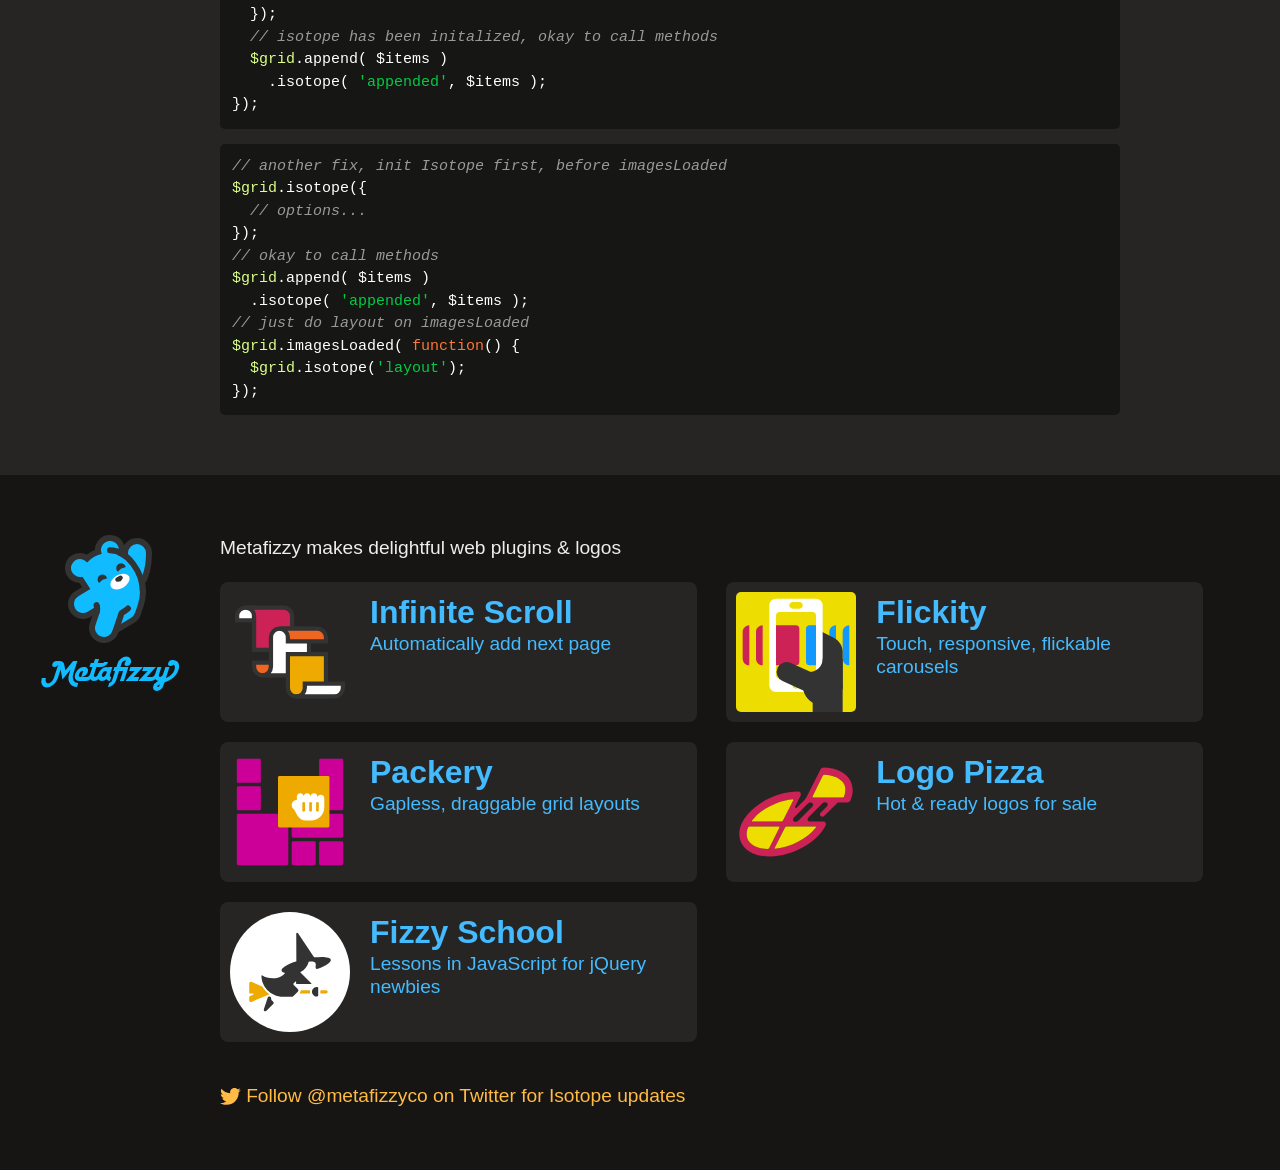
<file: isotope-docs/faq.html>
<!doctype html>
<html class="export" lang="en">
<head>
  <meta charset="utf-8">
  <meta name="viewport" content="width=device-width">
  <meta name="description" content="Filter &amp; sort magical layouts">

  <title>Isotope &#xB7; FAQ</title>

    <!-- Isotope does not require any CSS files -->
    <link rel="stylesheet" href="css/isotope-docs.css?6" media="screen">

  <meta name="twitter:card" content="summary">
  <meta name="twitter:site" content="@metafizzyco">
  <meta name="twitter:url" content="https://isotope.metafizzy.co/faq.html">
  <meta name="twitter:title" content="Isotope FAQ">
  <meta name="twitter:description" content="Filter &amp; sort magical layouts">

</head>
<body class="page--faq">


  <div class="nav">
    <h1 class="nav__title"><a href=".">Isotope</a></h1>
  
    <ol class="site-nav">
      <li class="site-nav__item site-nav__item--filtering">
        <a class="site-nav__item__link" href="filtering.html">Filtering</a></li>
      <li class="site-nav__item site-nav__item--sorting">
        <a class="site-nav__item__link" href="sorting.html">Sorting</a></li>
      <li class="site-nav__item site-nav__item--layout ">
        <a class="site-nav__item__link" href="layout.html">Layout</a>
      </li>
      <li class="site-nav__item site-nav__item--layout-modes sub-nav-parent">
        <a class="site-nav__item__link" href="layout-modes.html">Layout modes</a>
        <ul class="sub-nav">
            <li class="sub-nav__item sub-nav__item--masonry">
              <a class="sub-nav__item__link" href="layout-modes/masonry.html">masonry</a></li>
            <li class="sub-nav__item sub-nav__item--fitrows">
              <a class="sub-nav__item__link" href="layout-modes/fitrows.html">fitRows</a></li>
            <li class="sub-nav__item sub-nav__item--vertical">
              <a class="sub-nav__item__link" href="layout-modes/vertical.html">vertical</a></li>
            <li class="sub-nav__item sub-nav__item--packery">
              <a class="sub-nav__item__link" href="layout-modes/packery.html">packery</a></li>
            <li class="sub-nav__item sub-nav__item--cellsbyrow">
              <a class="sub-nav__item__link" href="layout-modes/cellsbyrow.html">cellsByRow</a></li>
            <li class="sub-nav__item sub-nav__item--masonryhorizontal">
              <a class="sub-nav__item__link" href="layout-modes/masonryhorizontal.html">masonryHorizontal</a></li>
            <li class="sub-nav__item sub-nav__item--fitcolumns">
              <a class="sub-nav__item__link" href="layout-modes/fitcolumns.html">fitColumns</a></li>
            <li class="sub-nav__item sub-nav__item--cellsbycolumn">
              <a class="sub-nav__item__link" href="layout-modes/cellsbycolumn.html">cellsByColumn</a></li>
            <li class="sub-nav__item sub-nav__item--horiz">
              <a class="sub-nav__item__link" href="layout-modes/horiz.html">horiz</a></li>
        </ul>
      </li>
      <li class="site-nav__item site-nav__item--options">
        <a class="site-nav__item__link" href="options.html">Options</a></li>
      <li class="site-nav__item site-nav__item--methods">
        <a class="site-nav__item__link" href="methods.html">Methods</a></li>
      <li class="site-nav__item site-nav__item--events">
        <a class="site-nav__item__link" href="events.html">Events</a></li>
      <li class="site-nav__item site-nav__item--extras">
        <a class="site-nav__item__link" href="extras.html">Extras</a></li>
      <li class="site-nav__item site-nav__item--license">
        <a class="site-nav__item__link" href="license.html">License</a></li>
      <li class="site-nav__item site-nav__item--faq">
        <a class="site-nav__item__link" href="faq.html">FAQ</a></li>
    </ol>
  
    <ul class="page-nav" data-js="page-nav">
<li class="page-nav__item page-nav__item--h2"><a href="#how-do-i-fix-overlapping-item-elements">How do I fix overlapping item elements?</a></li>
<li class="page-nav__item page-nav__item--h2"><a href="#what-is-the-difference-between-isotope-masonry-and-packery">What is the difference between Isotope, Masonry, and Packery?</a></li>
<li class="page-nav__item page-nav__item--h2"><a href="#the-first-item-breaks-the-grid">The first item breaks the grid!</a></li>
<li class="page-nav__item page-nav__item--h2"><a href="#items-jump-after-transitioning-position">Items jump after transitioning position</a></li>
<li class="page-nav__item page-nav__item--h2"><a href="#jquery-appended-content-not-working">jQuery appended content not working</a></li>
<li class="page-nav__item page-nav__item--h2"><a href="#error-cannot-call-methods-on-isotope-prior-to-initialization-attempted-to-call-___">Error: &#x201C;cannot call methods on isotope prior to initialization; attempted to call &apos;___&apos;&#x201D;</a></li>
</ul>
  </div>


  <div id="content" class="main">
    <div class="container">
        <h1>FAQ</h1>



  <h2 id="how-do-i-fix-overlapping-item-elements">How do I fix overlapping item elements?</h2>

  <p>If your layout has images, you probably need to use <a href="layout.html#imagesloaded">imagesLoaded</a>.</p>

  <p>Overlaping items are caused by items that change size after a layout. This is caused by unloaded media: images, <a href="extras.html#web-fonts">web fonts</a>, embedded buttons. To fix it, you need to initialize or <a href="methods.html#layout"><code>layout</code></a> after all the items have their proper size.</p>


  <h2 id="what-is-the-difference-between-isotope-masonry-and-packery">What is the difference between Isotope, Masonry, and Packery?</h2>

  <p>Isotope, <a href="https://masonry.desandro.com">Masonry</a>, and <a href="https://packery.metafizzy.co">Packery</a> are all similar in that they are layout libraries. Many of their options and methods are the same.</p>

  <p>Masonry does cascading grid &#x201C;masonry&#x201D; layouts. Packery does bin-packing layouts, which allow it to be used for <a href="https://packery.metafizzy.co/draggable.html">draggable interactions</a>.</p>

  <p>Isotope does sorting and filtering. Isotope uses <a href="layout-modes/masonry.html">masonry</a> and <a href="layout-modes/packery.html">packery</a> layouts, as well as other layouts. </p>

  <p>Masonry is licensed MIT and is freely available for use and distribution. Isotope and Packery have a proprietary license, where you can purchase a license for commercial projects, or use it freely for open-source projects.</p>


<h2 id="the-first-item-breaks-the-grid">The first item breaks the grid!</h2>

<p>You most likely need to set the <a href="layout-modes/masonry.html#columnwidth"><code>columnWidth</code> option</a> for <a href="layout-modes/masonry.html">masonry layout mode</a>. Without <code>columnWidth</code> set, the masonry layout mode will use the width of the first item for the size of its columns.</p>

<pre><code class="js">$(<span class="string">&apos;.grid&apos;</span>).isotope({
  <span class="attr">masonry</span>: {
    <span class="attr">columnWidth</span>: <span class="number">200</span>
  }
});
</code></pre>


<h2 id="items-jump-after-transitioning-position">Items jump after transitioning position</h2>

<p>This double transition jump bug occurs when CSS transitions are enable for all properties on item elements.</p>

<pre><code class="css"><span class="selector-class">.grid-item</span> {
  <span class="attribute">transition</span>: all <span class="number">0.4s</span>;
}
</code></pre>

<p class="edit-demo">
    <a href="https://codepen.io/desandro/pen/NxoRxp">Edit this demo on CodePen</a>
</p>

<p>Fix it by setting <code>transition</code> properties to only the properties that will be transitioning.</p>

<pre><code class="css"><span class="selector-class">.grid-item</span> {
  <span class="attribute">transition</span>: background <span class="number">0.4s</span>, box-shadow <span class="number">0.4s</span>;
}
</code></pre>

<p class="edit-demo">
    <a href="https://codepen.io/desandro/pen/qbgaRG">Edit this demo on CodePen</a>
</p>


<h2 id="jquery-appended-content-not-working">jQuery appended content not working</h2>

<p>Isotope&apos;s <a href="methods.html#appended"><code>appended</code> method</a> will work with a jQuery object, but not with an HTML string. Create a jQuery object from the HTML string first, then you can use <code>appended</code></p>

<pre><code class="js"><span class="comment">// doesn&apos;t work</span>
<span class="comment">// content gets appended, but not added as Isotope item</span>
<span class="keyword">var</span> content = <span class="string">&apos;&lt;div class=&quot;grid-item&quot;&gt;&lt;/div&gt;&apos;</span>
<span class="jquery_var">$grid</span>.append( content ).isotope( <span class="string">&apos;appended&apos;</span>, content )

<span class="comment">// works</span>
<span class="comment">// make into jQuery object</span>
<span class="keyword">var</span> $content = $(<span class="string">&apos;&lt;div class=&quot;grid-item&quot;&gt;&lt;/div&gt;&apos;</span>)
<span class="jquery_var">$grid</span>.append( $content ).isotope( <span class="string">&apos;appended&apos;</span>, $content )
</code></pre>


<h2 id="error-cannot-call-methods-on-isotope-prior-to-initialization-attempted-to-call-___">Error: &#x201C;cannot call methods on isotope prior to initialization; attempted to call &apos;___&apos;&#x201D;</h2>

<p>This error occurs when your code attempts to use a <a href="methods.html">method</a> before the Isotope instance has been initialized.</p>

<pre><code class="js"><span class="comment">// This code will trigger the &quot;cannot call methods&quot; error</span>

<span class="jquery_var">$grid</span>.append( $items )
  <span class="comment">// isotope method</span>
  .isotope( <span class="string">&apos;appended&apos;</span>, $items );

<span class="comment">// init Isotope</span>
<span class="jquery_var">$grid</span>.isotope({
  <span class="comment">// options...</span>
});
</code></pre>

<p>This can happen if you have a race condition &#x2014; when one piece of logic may occur before another. This could happen with <a href="layout.html#imagesloaded">imagesLoaded</a>, Infinite Scroll, or Ajaxing content.</p>

<pre><code class="js"><span class="comment">// race condition with imagesLoaded</span>

<span class="jquery_var">$grid</span>.imagesLoaded( <span class="function"><span class="keyword">function</span>(<span class="params"></span>) </span>{
  <span class="comment">// init Isotope</span>
  <span class="jquery_var">$grid</span>.isotope({
    <span class="comment">// options...</span>
  });
});

<span class="comment">// imagesLoaded will trigger after this</span>
<span class="jquery_var">$grid</span>.append( $items )
  .isotope( <span class="string">&apos;appended&apos;</span>, $items );
</code></pre>

<p>To resolve this, make sure that the Isotope instance has been initialized before the method is called.</p>

<pre><code class="js"><span class="jquery_var">$grid</span>.imagesLoaded( <span class="function"><span class="keyword">function</span>(<span class="params"></span>) </span>{
  <span class="comment">// init Isotope</span>
  <span class="jquery_var">$grid</span>.isotope({
    <span class="comment">// options...</span>
  });
  <span class="comment">// isotope has been initalized, okay to call methods</span>
  <span class="jquery_var">$grid</span>.append( $items )
    .isotope( <span class="string">&apos;appended&apos;</span>, $items );
});
</code></pre>

<pre><code class="js"><span class="comment">// another fix, init Isotope first, before imagesLoaded</span>
<span class="jquery_var">$grid</span>.isotope({
  <span class="comment">// options...</span>
});
<span class="comment">// okay to call methods</span>
<span class="jquery_var">$grid</span>.append( $items )
  .isotope( <span class="string">&apos;appended&apos;</span>, $items );
<span class="comment">// just do layout on imagesLoaded</span>
<span class="jquery_var">$grid</span>.imagesLoaded( <span class="function"><span class="keyword">function</span>(<span class="params"></span>) </span>{
  <span class="jquery_var">$grid</span>.isotope(<span class="string">&apos;layout&apos;</span>);
});
</code></pre>

    </div>
  </div>

  <footer class="site-footer">
  
    <div class="container">
  
      <p class="site-footer__copy">Metafizzy makes delightful web plugins &amp; logos</p>
  
      <div class="showcase">
      
        <ul class="showcase-item-list">
      
            <li class="showcase-item">
              <a class="showcase-item__link" href="https://infinite-scroll.com">
                <div class="showcase-item__image">
                    <svg class="infinite-scroll-illo" xmlns="http://www.w3.org/2000/svg" viewbox="0 0 520 520" width="200" height="200">
                      <path class="infinite-scroll-illo__page infinite-scroll-illo__page--back" d="M90,110H10V90c0-22,18-40,40-40h40V110z"/>
                      <path class="infinite-scroll-illo__page infinite-scroll-illo__page--front1" d="M270,90L270,90c0-22-18-40-40-40h0H50h0c22,0,40,18,40,40v0v0v160h180V90z"/>
                      <path class="infinite-scroll-illo__page infinite-scroll-illo__page--front2" d="M170,330v-20H90v20v0c0,22,18,40,40,40h0h40V330z"/>
                      <path class="infinite-scroll-illo__page infinite-scroll-illo__page--back" d="M350,150H210c-22,0-40,18-40,40v140v0c0,22-18,40-40,40h0h220V150z"/>
                      <path class="infinite-scroll-illo__page infinite-scroll-illo__page--front3" d="M430,470V270H250v160c0,22,18,40,40,40H430z"/>
                      <path class="infinite-scroll-illo__page infinite-scroll-illo__page--front2" d="M250,190v20h180v-20c0-22-18-40-40-40H210h0C232,150,250,168,250,190L250,190z"/>
                      <path class="infinite-scroll-illo__page infinite-scroll-illo__page--back" d="M330,410v20v0c0,22-18,40-40,40h0h180c22,0,40-18,40-40v-20H330z"/>
                    </svg>
                </div>
                <div class="showcase-item__text">
                  <h3 class="showcase-item__title">Infinite Scroll</h3>
                  <p class="showcase-item__description">Automatically add next page</p>
                </div>
              </a>
            </li>
      
            <li class="showcase-item">
              <a class="showcase-item__link" href="https://flickity.metafizzy.co">
                <div class="showcase-item__image">
                    <svg class="flickity-illo" xmlns="http://www.w3.org/2000/svg" viewbox="0 0 360 360" width="100" height="100">
                      <path class="flickity-illo__color1" fill="#19F" d="M300 220L300 220c-11 0-20-9-20-20v-80c0-11 9-20 20-20h0V220z"/>
                      <path class="flickity-illo__color1" fill="#19F" d="M340 220L340 220c-11 0-20-9-20-20v-80c0-11 9-20 20-20h0V220z"/>
                      <path class="flickity-illo__color2" fill="#333" d="M320 290V180c0-18-10-35-27-43L240 110v180H320z"/>
                      <path class="flickity-illo__color3" fill="white" d="M240 300H120c-11 0-20-9-20-20V40c0-11 9-20 20-20h120c11 0 20 9 20 20v240C260 291 251 300 240 300z"/>
                      <path class="flickity-illo__color4" fill="#ED0" d="M230 260H130c-6 0-10-5-10-10V70c0-6 5-10 10-10h100c6 0 10 5 10 10v180 C240 256 236 260 230 260z"/>
                      <path class="flickity-illo__color2" fill="#333" d="M260 200h60v81c0 32-26 59-59 59h0c-34 0-61-27-61-61V240h20 C242 240 260 222 260 200L260 200z"/>
                      <path class="flickity-illo__color5" fill="#C25" d="M180 220h-60V100h60c6 0 10 5 10 10v100C190 216 186 220 180 220z"/>
                      <path class="flickity-illo__color1" fill="#19F" d="M240 220h-20c-6 0-10-5-10-10V110c0-6 5-10 10-10h20V220z"/>
                      <rect class="flickity-illo__color2" fill="#333" x="230" y="280" width="90" height="80"/>
                      <circle class="flickity-illo__color4" fill="#ED0" cx="180" cy="280" r="10"/>
                      <line class="flickity-illo__thumb" stroke="#333" stroke-width="60" stroke-linecap="round" x1="262" y1="290" x2="152" y2="240"/>
                      <path class="flickity-illo__color4" fill="#ED0" d="M190 50h-20c-6 0-10-5-10-10v0c0-6 5-10 10-10h20c6 0 10 5 10 10v0C200 46 196 50 190 50z"/>
                      <path class="flickity-illo__color5" fill="#C25" d="M80 220L80 220c-11 0-20-9-20-20v-80c0-11 9-20 20-20h0V220z"/>
                      <path class="flickity-illo__color5" fill="#C25" d="M40 220L40 220c-11 0-20-9-20-20v-80c0-11 9-20 20-20h0V220z"/>
                    </svg>
                </div>
                <div class="showcase-item__text">
                  <h3 class="showcase-item__title">Flickity</h3>
                  <p class="showcase-item__description">Touch, responsive, flickable carousels</p>
                </div>
              </a>
            </li>
      
            <li class="showcase-item">
              <a class="showcase-item__link" href="https://packery.metafizzy.co">
                <div class="showcase-item__image">
                    <svg class="packery-illo" xmlns="http://www.w3.org/2000/svg" viewbox="0 0 700 700" width="100" height="100">
                      <path class="packery-illo__item" fill="#C09" d="M172 180H48c-4 0-8-4-8-8V48c0-4 4-8 8-8h124c4 0 8 4 8 8v124C180 176 176 180 172 180z"/>
                      <path class="packery-illo__item" fill="#C09" d="M172 340H48c-4 0-8-4-8-8V208c0-4 4-8 8-8h124c4 0 8 4 8 8v124C180 336 176 340 172 340z"/>
                      <path class="packery-illo__item" fill="#C09" d="M492 660H368c-4 0-8-4-8-8V528c0-4 4-8 8-8h124c4 0 8 4 8 8v124C500 656 496 660 492 660z"/>
                      <path class="packery-illo__item" fill="#C09" d="M652 660H528c-4 0-8-4-8-8V528c0-4 4-8 8-8h124c4 0 8 4 8 8v124C660 656 656 660 652 660z"/>
                      <path class="packery-illo__item" fill="#C09" d="M652 500H368c-4 0-8-4-8-8V368c0-4 4-8 8-8h284c4 0 8 4 8 8v124C660 496 656 500 652 500z"/>
                      <path class="packery-illo__item" fill="#C09" d="M332 660H48c-4 0-8-4-8-8V368c0-4 4-8 8-8h284c4 0 8 4 8 8v284C340 656 336 660 332 660z"/>
                      <path class="packery-illo__item" fill="#C09" d="M652 340H528c-4 0-8-4-8-8V48c0-4 4-8 8-8h124c4 0 8 4 8 8v284C660 336 656 340 652 340z"/>
                      <path class="packery-illo__draggie" fill="#EA0" d="M572 440H288c-4 0-8-4-8-8V148c0-4 4-8 8-8h284c4 0 8 4 8 8v284C580 436 576 440 572 440z"/>
                      <g>
                        <path class="packery-illo__hand" fill="white" d="M530 250c-11 0-20 9-20 20v-10c0-11-9-20-20-20s-20 9-20 20c0-11-9-20-20-20s-20 9-20 20c0-11-9-20-20-20
                          s-20 9-20 20v20c-17 0-30 13-30 30c0 11 6 20 14 25l19 35c10 18 30 30 51 30h28
                          c43 0 78-35 78-78V270C550 259 541 250 530 250z"/>
                        <line class="packery-illo__hand-line" stroke="#EA0" fill="none" stroke-width="16" stroke-linecap="round" x1="430" y1="300" x2="430" y2="340"/>
                        <line class="packery-illo__hand-line" stroke="#EA0" fill="none" stroke-width="16" stroke-linecap="round" x1="470" y1="300" x2="470" y2="340"/>
                        <line class="packery-illo__hand-line" stroke="#EA0" fill="none" stroke-width="16" stroke-linecap="round" x1="510" y1="300" x2="510" y2="340"/>
                      </g>
                    </svg>
                </div>
                <div class="showcase-item__text">
                  <h3 class="showcase-item__title">Packery</h3>
                  <p class="showcase-item__description">Gapless, draggable grid layouts</p>
                </div>
              </a>
            </li>
      
            <li class="showcase-item">
              <a class="showcase-item__link" href="http://logo.pizza">
                <div class="showcase-item__image">
                    <svg class="logo-pizza-illo" xmlns="http://www.w3.org/2000/svg" viewbox="0 0 700 700" width="100" height="100">
                      <path class="logo-pizza-illo__outline" fill="#C25" d="M513 91c-9-0-17 5-21 12l-80 160c-3 5-6 10-11 15l-47 47
                        c-5 5-12-1-9-7l32-64c5-11-2-23-14-23h-0c-121 0-268 70-327 180
                        C-9 497 35 609 196 609c138 0 279-85 327-180v0c5-11-2-23-14-23h-77c-13 0-19-15-10-24
                        l81-81c5-5 11-8 18-8l0 0c13 0 19 15 10 24L494 354c-6 6-6 14 0 20c3 3 6 4 10 4
                        c4 0 7-1 10-4l80-80h53c9 0 17-5 21-13C707 190 656 97 513 91z M334 281l-59 117
                        c-2 5-7 8-13 8H97c-4 0-6-4-3-7c49-64 143-114 236-124C333 275 335 278 334 281z
                         M70 441c2-4 6-7 10-7h168c4 0 7 4 5 8l-59 118c-2 4-6 6-11 6
                        C106 565 38 521 70 441z M466 441c-49 64-143 114-236 124c-3 0-6-3-4-6l59-117
                        c2-5 7-8 13-8h166C466 434 468 438 466 441z M446 318l-81 81c-5 5-11 8-18 8l0 0
                        c-13 0-19-15-10-24l81-81c5-5 11-8 18-8l0 0C449 294 455 309 446 318z M447 258L506 139
                        c2-4 6-7 11-6c101 7 140 60 114 126c-2 4-6 7-10 7H452C448 266 445 262 447 258z"/>
                      <path class="logo-pizza-illo__slice" fill="#ED0" d="M334 281l-59 117c-2 5-7 8-13 8H97c-4 0-6-4-3-7
                        c49-64 143-114 236-124C333 275 335 278 334 281z"/>
                      <path class="logo-pizza-illo__slice" fill="#ED0" d="M70 441c2-4 6-7 10-7h168c4 0 7 4 5 8l-59 118c-2 4-6 6-11 6
                        C106 565 38 521 70 441z"/>
                      <path class="logo-pizza-illo__slice" fill="#ED0" d="M466 441c-49 64-143 114-236 124c-3 0-6-3-4-6l59-117
                        c2-5 7-8 13-8h166C466 434 468 438 466 441z"/>
                      <path class="logo-pizza-illo__slice" fill="#ED0" d="M447 258L506 139c2-4 6-7 11-6c101 7 140 60 114 126c-2 4-6 7-10 7H452
                        C448 266 445 262 447 258z"/>
                    </svg>
                </div>
                <div class="showcase-item__text">
                  <h3 class="showcase-item__title">Logo Pizza</h3>
                  <p class="showcase-item__description">Hot &amp; ready logos for sale</p>
                </div>
              </a>
            </li>
      
            <li class="showcase-item">
              <a class="showcase-item__link" href="http://fizzy.school">
                <div class="showcase-item__image">
                    <svg class="witchie-logo" xmlns="http://www.w3.org/2000/svg" viewbox="0 0 1000 1000" width="200" height="200">
                      <circle class="witchie-logo__moon" fill="white" cx="500" cy="500" r="500"/>
                      <path class="witchie-logo__broom" fill="#EA0" d="M582 675a35 35 0 0 0 8-20 3 3 0 0 1 3-2h71a3 3 0 0 1 3 3 59 59 0 0 0 0 20 3 3 0 0 1-3 3h-79A3 3 0 0 1 582 675Zm219 4a13 13 0 0 0 13-14c-1-7-7-12-14-12h-44a3 3 0 0 0-3 3v21a3 3 0 0 0 3 3ZM299 660a203 203 0 0 1-27-36 8 8 0 0 0-4-3L178 582a13 13 0 0 0-18 12v77a8 8 0 0 0 8 8h22a5 5 0 0 1 2 10L164 703a8 8 0 0 0-4 7v28a13 13 0 0 0 18 12l146-63a3 3 0 0 0 1-5A197 197 0 0 1 299 660Z"/>
                      <path class="witchie-logo__dress" fill="#333" d="M326 705h4a13 13 0 0 1 13 13v8a13 13 0 0 0 4 9l13 13a13 13 0 0 1 0 19l-56 56c-10 10-26-0-22-13L314 714A13 13 0 0 1 326 705Zm397-79c-27 0-47 26-37 54 3 7 11 16 17 19a42 42 0 0 0 19 5 38 38 0 0 0 7-1 8 8 0 0 0 6-8v-62a8 8 0 0 0-6-8 38 38 0 0 0-7-1M840 397c-3-15-33-23-77-23a521 521 0 0 0-59 4 5 5 0 0 1-5-2L567 177a8 8 0 0 0-7-4 8 8 0 0 0-8 8l1 227a5 5 0 0 1-4 5c-74 24-123 55-119 76 2 8 11 14 26 18a3 3 0 0 1 1 4l-11 11c-20 20-56 30-92 30-31 0-63-8-84-23a5 5 0 0 0-3-1 5 5 0 0 0-5 5c0 78 68 173 183 173h75a10 10 0 0 0 7-3l38-38a16 16 0 0 0 0-23l-34-34a10 10 0 0 1 0-14l15-15a3 3 0 0 1 5 2v15a5 5 0 0 0 5 5H674a4 4 0 0 0 3-7l-90-90a3 3 0 0 1 1-4c34-19 59-49 67-84a3 3 0 0 1 2-2c6-1 12-1 17-1 22 0 37 5 39 14 1 6 3 11 2 17-5 17 1 31 8 31a6 6 0 0 0 2-0C797 448 845 419 840 397Z"/>
                    </svg>
                </div>
                <div class="showcase-item__text">
                  <h3 class="showcase-item__title">Fizzy School</h3>
                  <p class="showcase-item__description">Lessons in JavaScript for jQuery newbies</p>
                </div>
              </a>
            </li>
      
        </ul> 
      
      </div>
  
      <p class="site-footer__copy">
        <a href="https://twitter.com/metafizzyco">
          <svg class="twitter-logo" xmlns="http://www.w3.org/2000/svg" viewbox="0 0 512 512" width="30" height="30">
            <path d="M512 97c-19 8-39 14-60 16 22-13 38-34 46-58-20 12-43 21-67 25-19-19-46-32-77-32-58 0-117 52-102 129-87-4-165-46-216-110-24 40-19 107 32 140-17 0-33-5-48-13v1c0 51 36 93 84 103-15 4-34 5-47 2 13 42 52 72 98 73-47 36-96 49-155 44 46 30 102 47 161 47 197 0 306-168 299-312 20-15 38-34 52-55z"/>
          </svg>
          Follow @metafizzyco on Twitter for Isotope updates
        </a>
      </p>
  
      <div class="mfzy-brand">
        <a class="mfzy-brand__link" href="https://metafizzy.co">
          <svg class="mfzy-logo" xmlns="http://www.w3.org/2000/svg" xmlns:xlink="http://www.w3.org/1999/xlink" viewbox="0 0 144 144" width="36" height="36">
            <title>Metafizzy logo</title>
            <defs>
              <path id="mfzy-logo__body" d="M 120 24 a 12 12 0 0 0-24 0 a 72 72 0 0 1 -1 11
                a 40 40 0 0 0 -13 -8.5 A 12 12 0 1 0 61.1 25.1 c -8 2 -14 6 -19.6 11.6 
                A 12 12 0 1 0 35.3 55.5 L 45.8 72.1 l -16 9.6 A 12 12 0 0 0 42.2 102.3
                L 58 92.8 a 20 20 0 0 1 -0.2 11.9 l -5.2 15.5 a 12 12 0 0 0 22.8 7.6
                l 1.1 -3.3 l 23.7 -14.2 a 12 12 0 0 0 5.2 -6.5 l 4 -12 A 50 50 0 0 0 111.9 76
                a 52 52 0 0 0 -1.6 -12.8 C 115 57 120 44 120 24Z"/>
              <path id="mfzy-logo__eye" d="M 0 6.5 a 6.5 6.5 0 0 1 13 0 c 0 3.5 -3 0.5 -6.5 0.5 s -6.5 3 -6.5 -0.5 Z"/>
              <clippath id="mfzy-logo__body-clip">
                <use xlink:href="#mfzy-logo__body"/>
              </clippath>
            </defs>
            <use class="mfzy-logo__body-outline" xlink:href="#mfzy-logo__body" fill="#333" stroke="#333" stroke-width="16"/>
            <use class="mfzy-logo__body-fill" xlink:href="#mfzy-logo__body"/>
            <g class="mfzy-logo__stripes" clip-path="url(#mfzy-logo__body-clip)">
              <rect fill="#E62" x="16" width="120" height="138"/>
              <path fill="#C25" d="M96 24L16 72V0h80v24z"/>
              <path fill="#EA0" d="M116 70L16 130v-26l95-57 5 23z"/>
              <path fill="#19F" d="M136 138H16v-8l120-72v80z"/>
            </g>
            <path class="mfzy-logo__cut-ins" stroke="#333" fill="none" stroke-linecap="round" stroke-linejoin="round" stroke-width="8" d="M 72 20.4 c 23 0 44 29 44 56
              M 54 103.4 a 16 16 0 0 0 0 -10
              M 96 98 c -2 2 -8 6 -8.5,6 l -8.4 25.1"/>
            <g transform="translate(53 57) rotate(-31)">
              <ellipse class="mfzy-logo__snout" cx="25" cy="21" rx="14" ry="9" fill="#FFF"/>
              <use class="mfzy-logo__feature" xlink:href="#mfzy-logo__eye" fill="#333"/>
              <use class="mfzy-logo__feature" xlink:href="#mfzy-logo__eye" fill="#333" transform="translate(29 0)"/>
              <path class="mfzy-logo__feature" d="M 28.6 14 a 3 3 0 0 1 1.3 5.6 l -2.6 1.2 a 3 3 0 0 1 -2.6 0
                l -2.6 -1.2 a 3 3 0 0 1 1.3 -5.6 Z" fill="#333"/>
            </g>
          </svg>
          <svg class="mfzy-wordmark" xmlns="http://www.w3.org/2000/svg" viewbox="0 0 280 80" fill="none" stroke="#333" width="140" height="40">
            <g transform="skewX(-18)">
              <path stroke-width="8" d="M38 20h6c4 0 7 2 9 6l9 18l12-24h2v22
              a20 22 0 0 0 20 22M48 22v28a12 15 0 0 1-24 0M98 44a6 6 0 0 0 0-12h-2
              a8 10 0 0 0 0 20h14a8 10 0 0 0 8-10M118 12v30a8 10 0 0 0 16 0M150 36
              q-4-4-8-4a8 10 0 1 0 8 10m0-14v14a8 10 0 0 0 8 10M184 20a9 9 0 0 0-18 0
              v34a8 10 0 0 1-8 10M158 32h24v24M190 32h18l-12 20h18M216 32h18l-12 20h18
              a8 10 0 0 0 8-10m0-14v14a8 10 0 0 0 16 0m0-14v38a6 6 0 0 1-12 0
              c0-12 32-8 32-32c0-10-6-16-15-16M108 24h24a6 6 0 0 0 6-6M102 38h-4"/>
              <g stroke-width="6">
                <circle cx="38" cy="22" r="3"/>
                <circle cx="182" cy="20" r="3"/>
                <circle cx="269" cy="20" r="3"/>
              </g>
            </g>
          </svg>
        </a>
      </div>
  
    </div>
  
  </footer>

<!-- Looking for isotope.js? Use isotope.pkgd.min.js -->
<!-- Isotope does NOT require jQuery. But it does make things easier -->
<script src="https://code.jquery.com/jquery-3.1.1.min.js"></script>
<script>window.jQuery || document.write('<script src="js/jquery.min.js"><\/script>')</script>

  <script src="js/isotope-docs.min.js?6"></script>


</body>
</html>
</file>
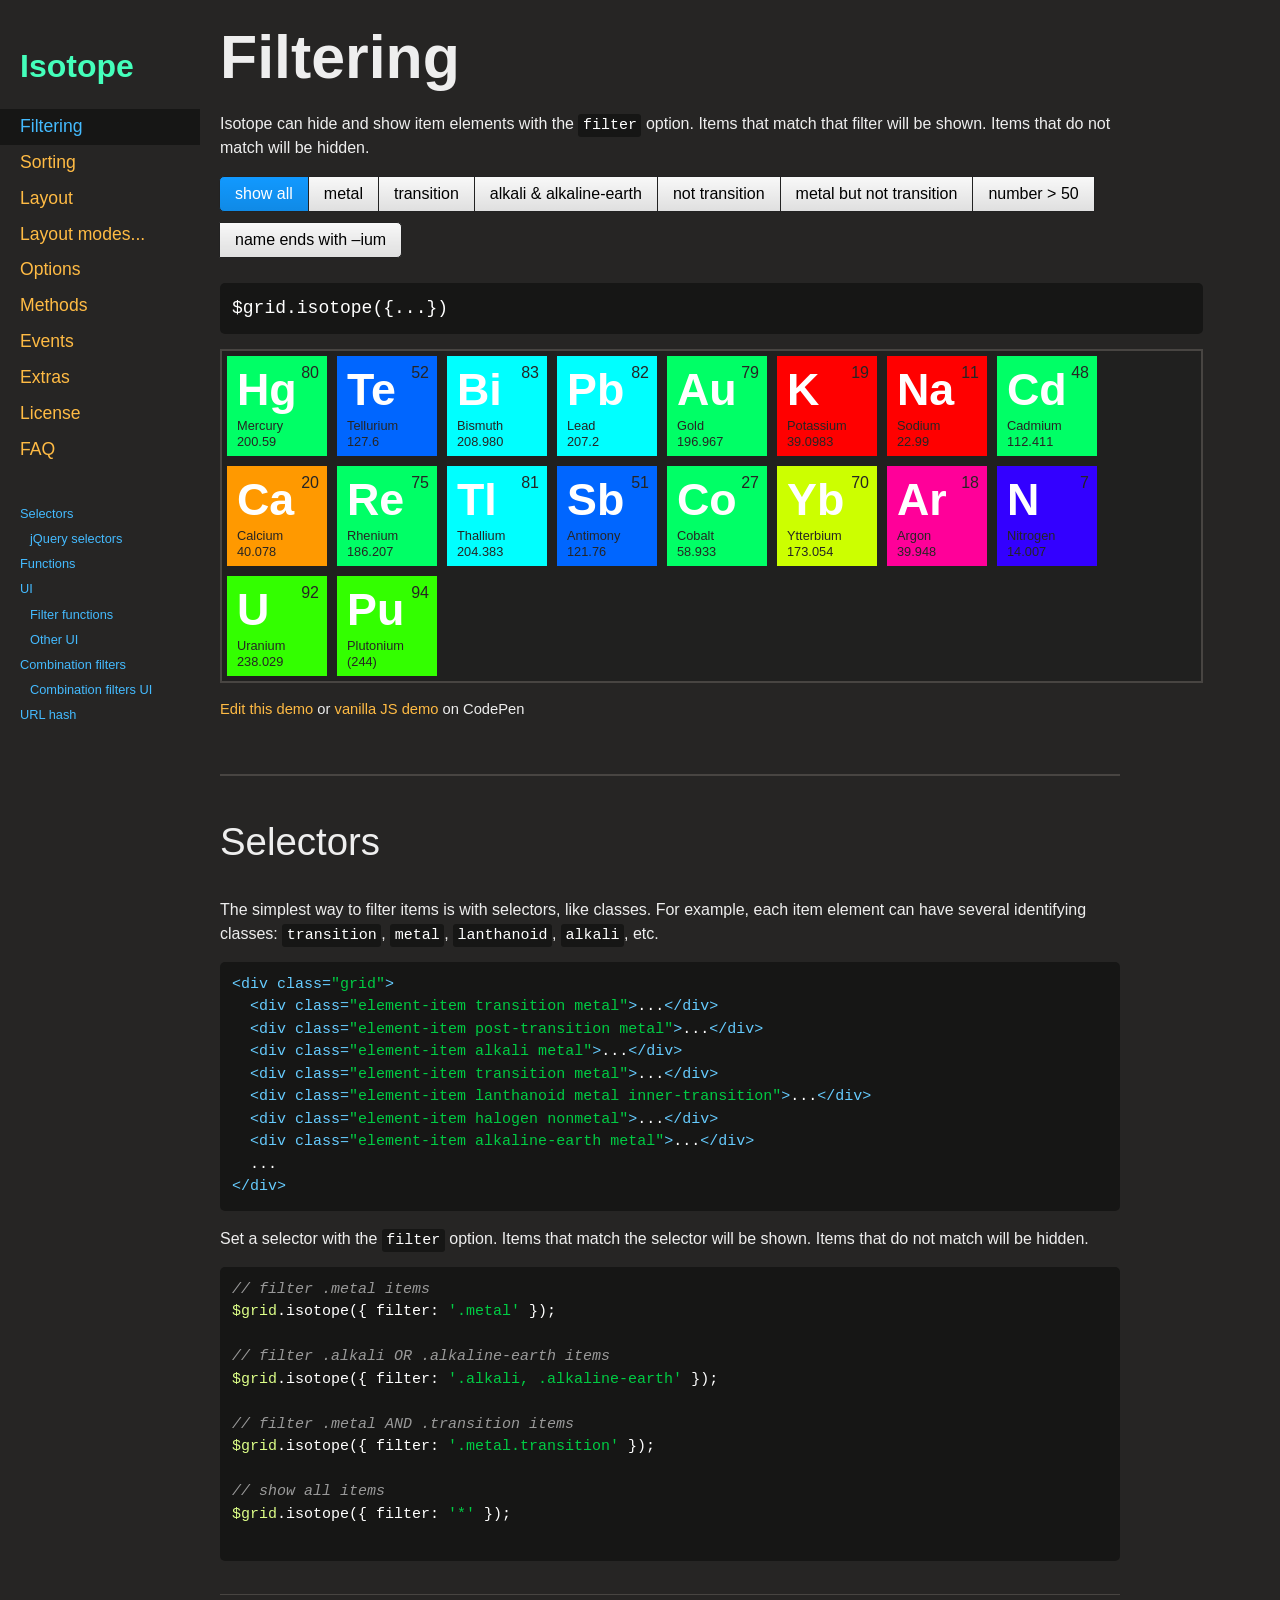
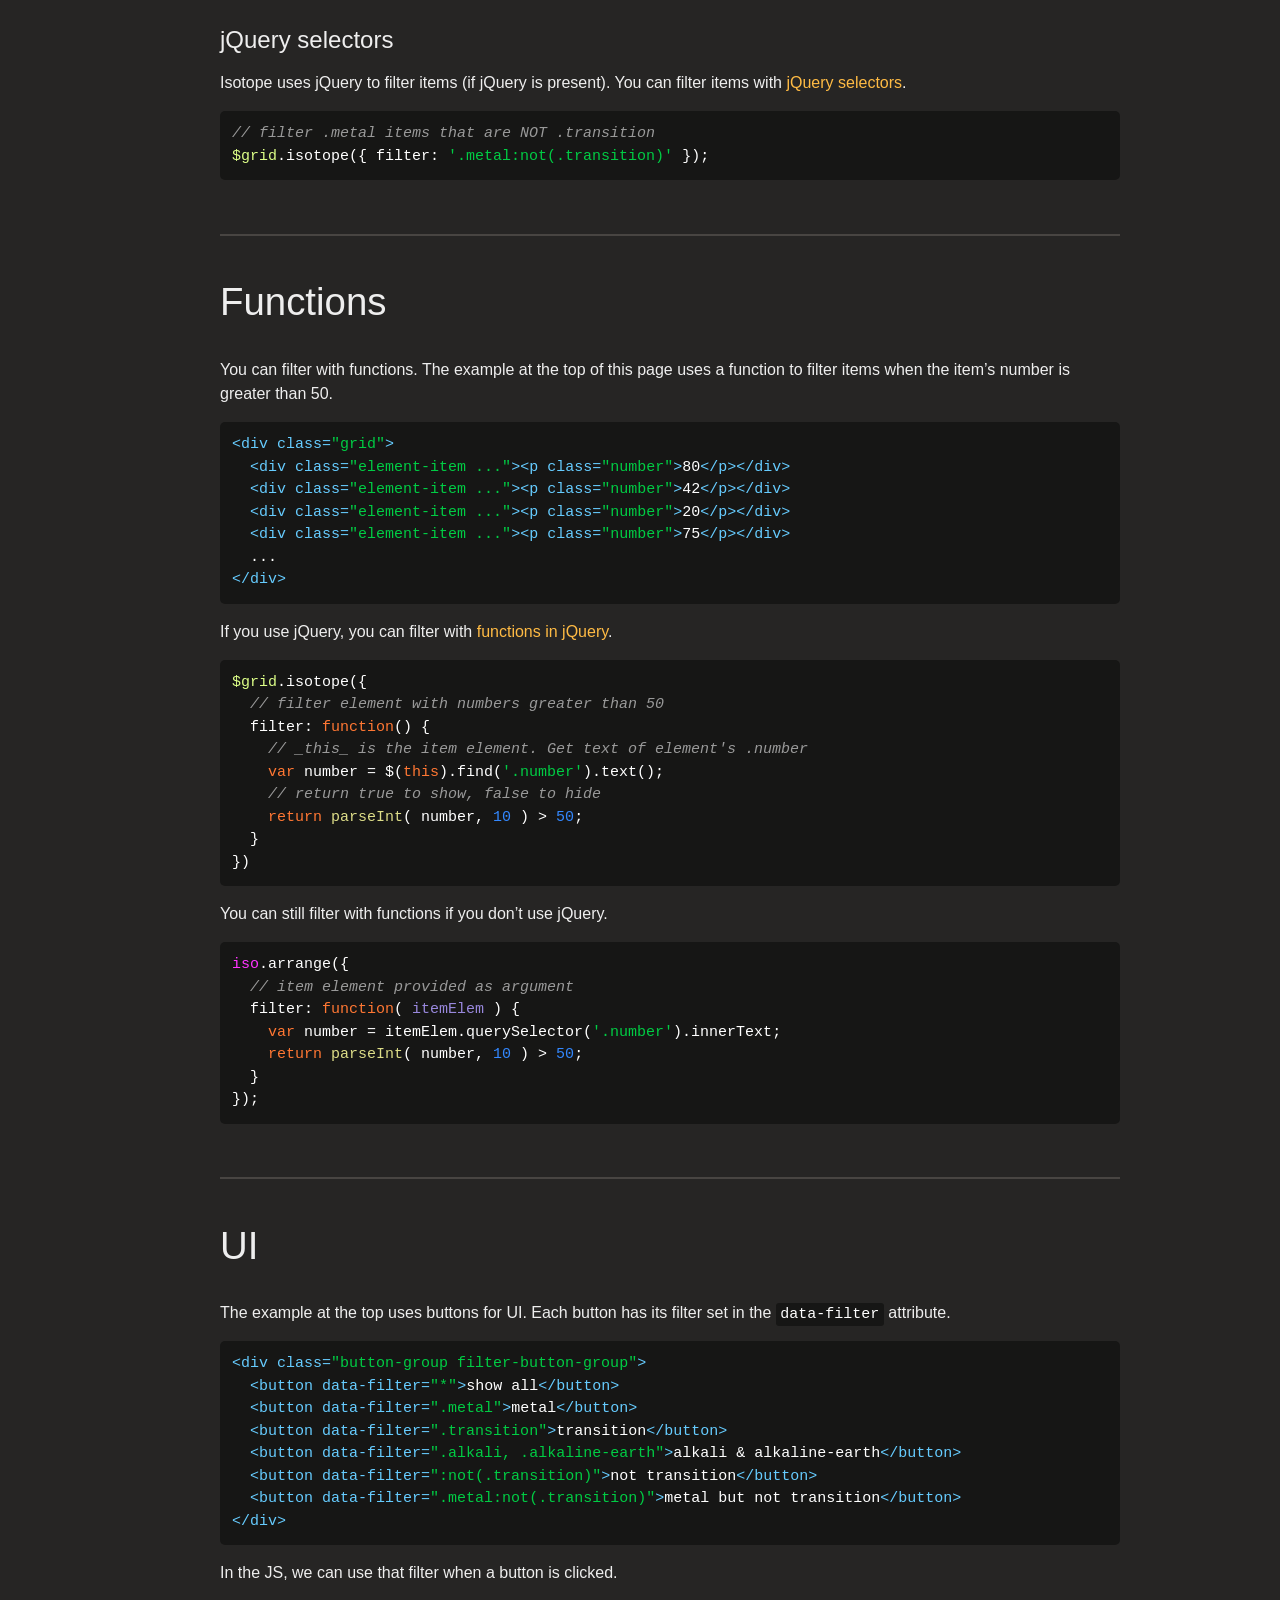
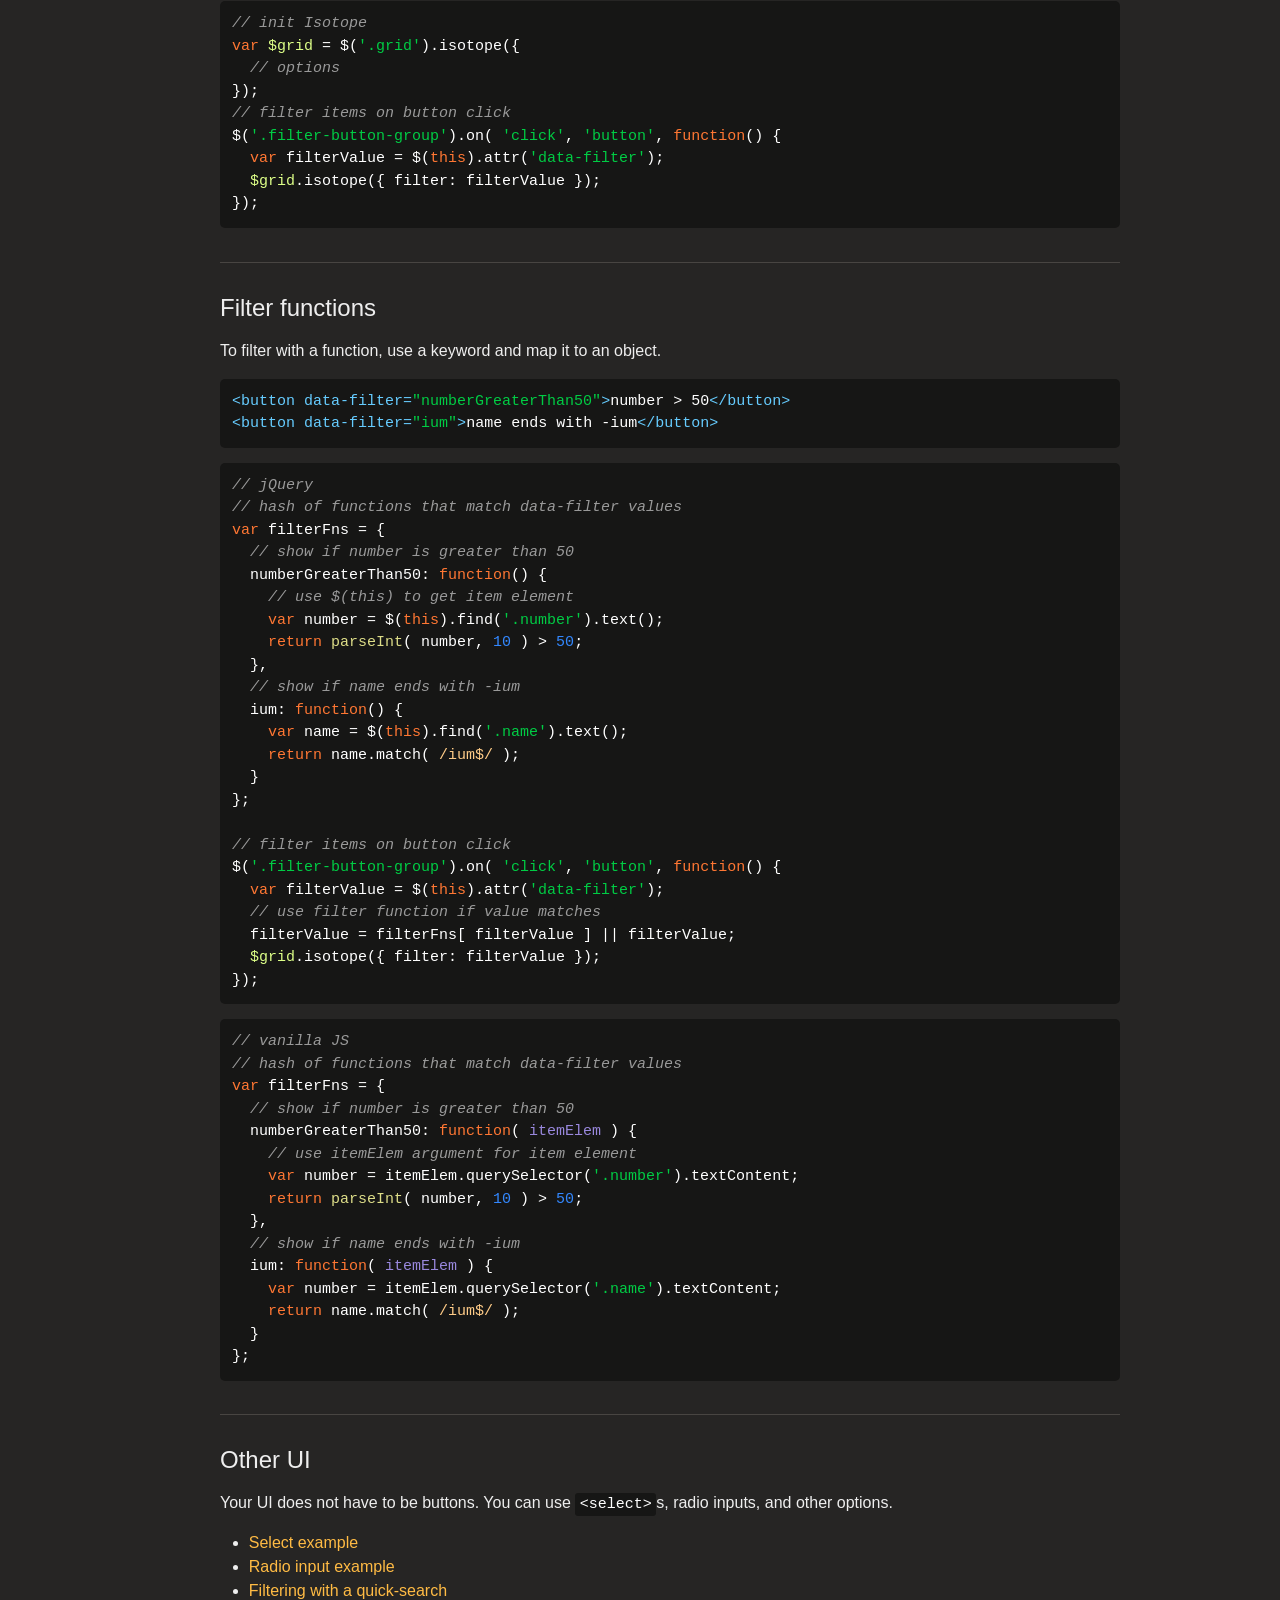
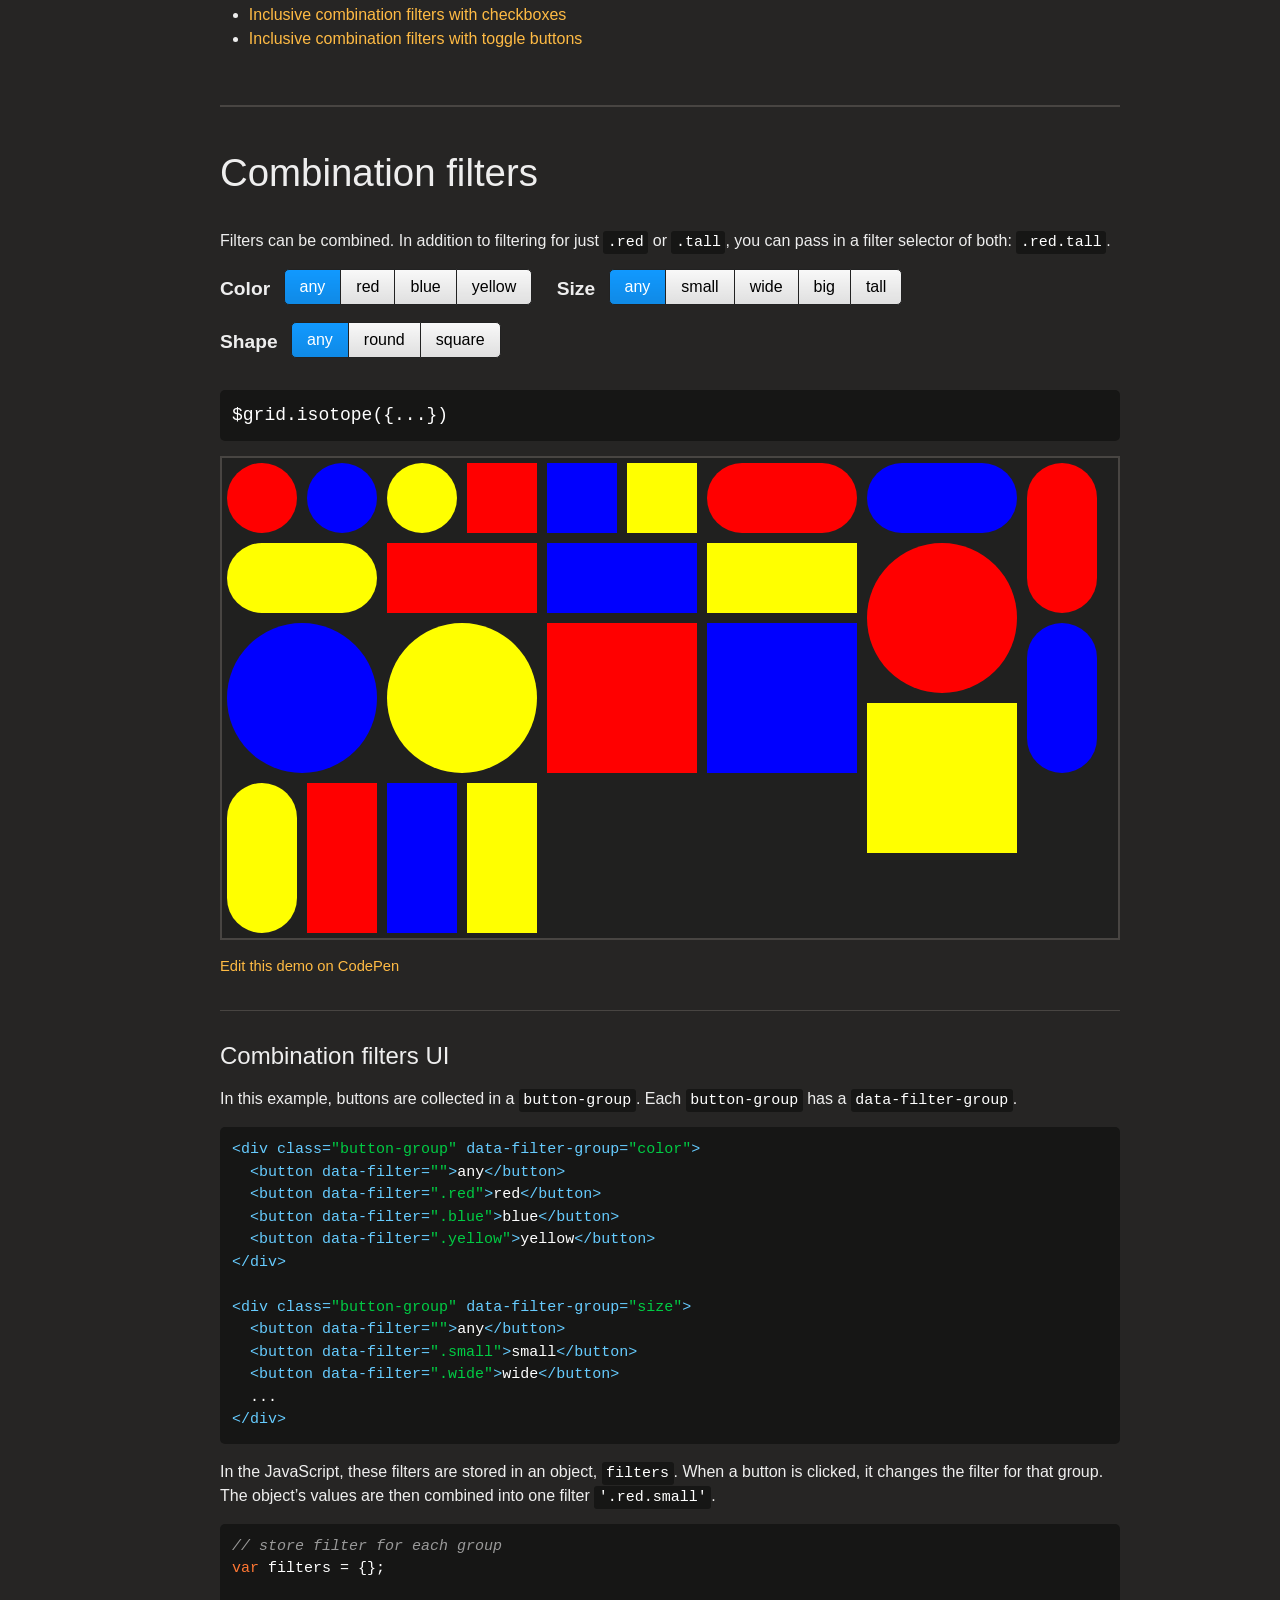
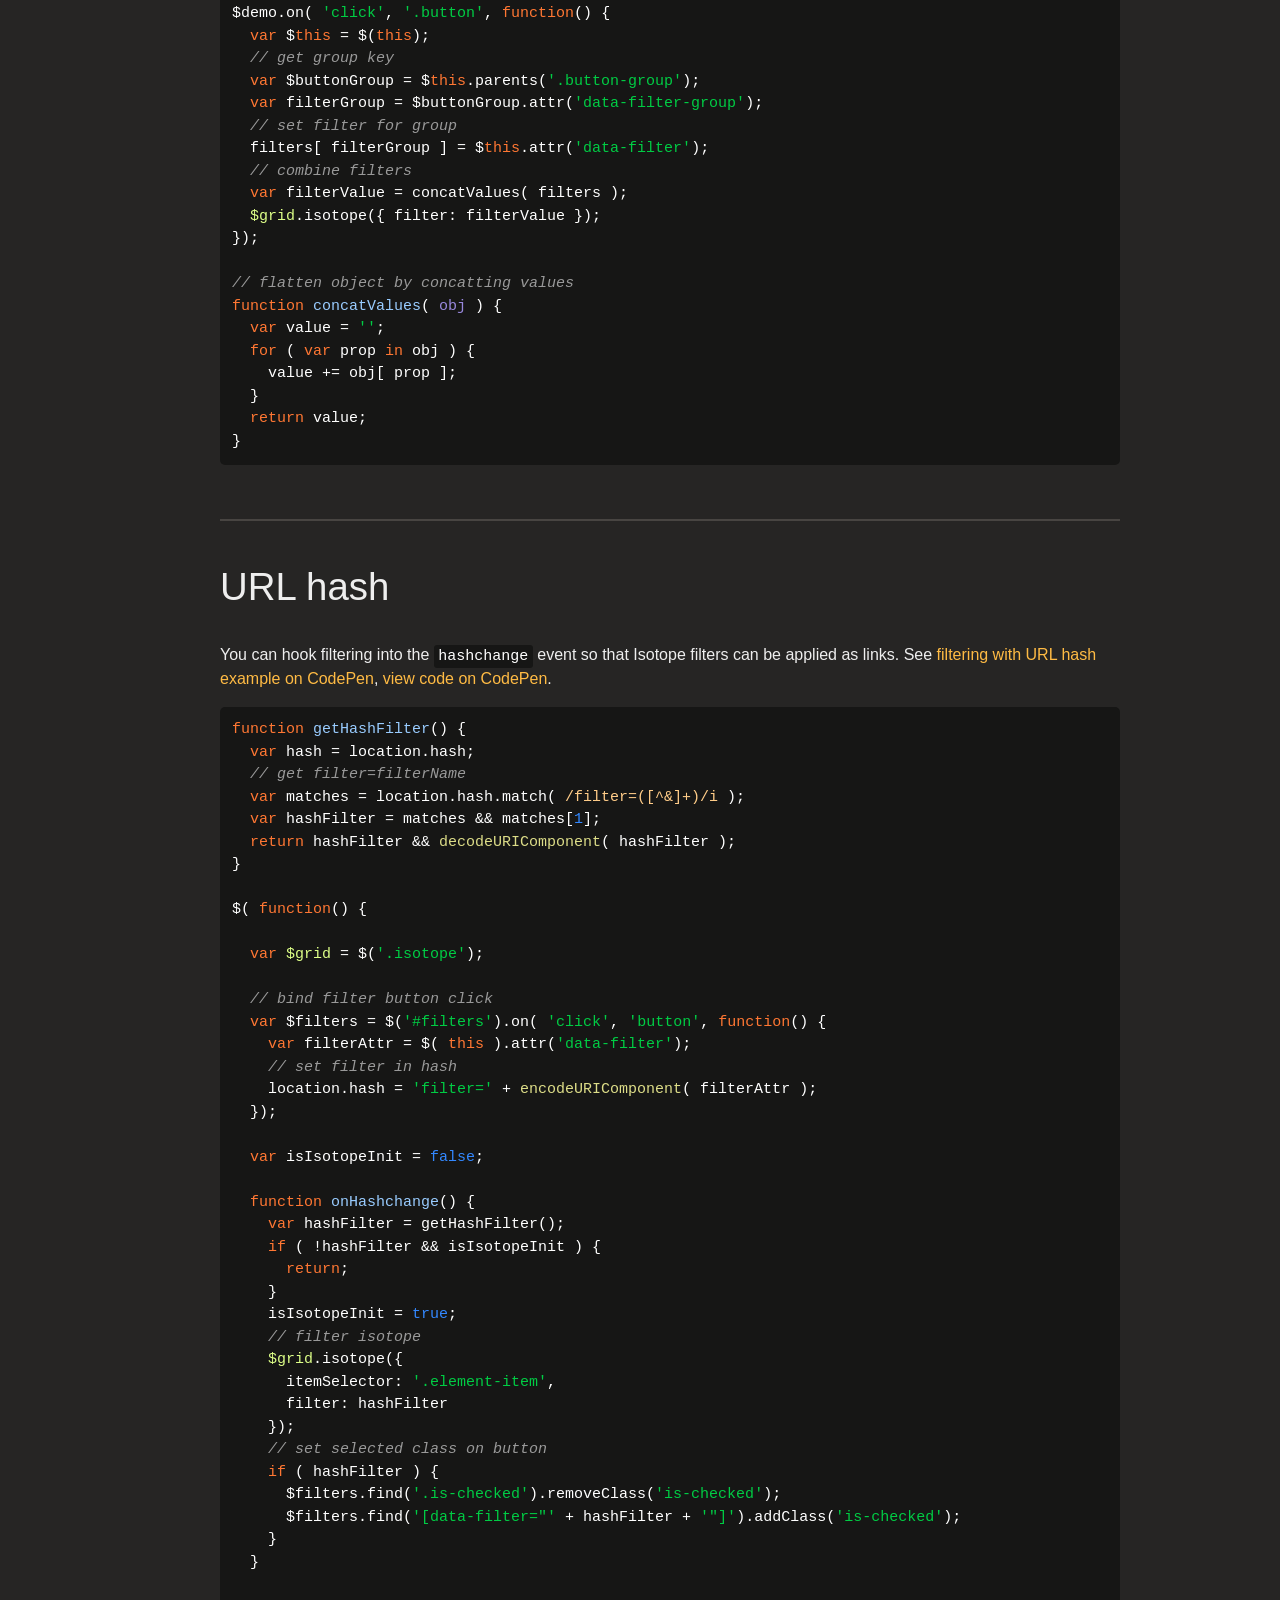
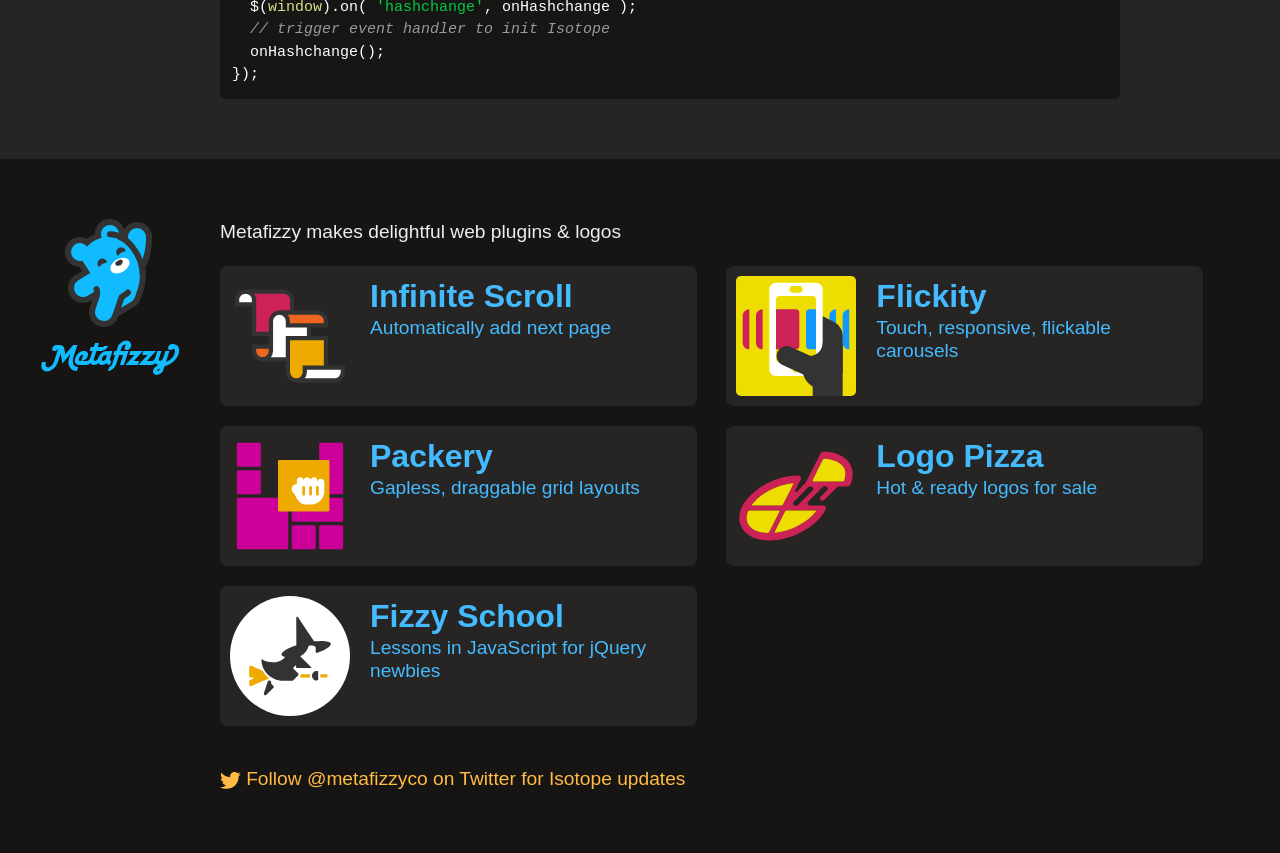
<file: isotope-docs/filtering.html>
<!doctype html>
<html class="export" lang="en">
<head>
  <meta charset="utf-8">
  <meta name="viewport" content="width=device-width">
  <meta name="description" content="Filter &amp; sort magical layouts">

  <title>Isotope &#xB7; Filtering</title>

    <!-- Isotope does not require any CSS files -->
    <link rel="stylesheet" href="css/isotope-docs.css?6" media="screen">

  <meta name="twitter:card" content="summary">
  <meta name="twitter:site" content="@metafizzyco">
  <meta name="twitter:url" content="https://isotope.metafizzy.co/filtering.html">
  <meta name="twitter:title" content="Isotope Filtering">
  <meta name="twitter:description" content="Filter &amp; sort magical layouts">

</head>
<body class="page--filtering">


  <div class="nav">
    <h1 class="nav__title"><a href=".">Isotope</a></h1>
  
    <ol class="site-nav">
      <li class="site-nav__item site-nav__item--filtering">
        <a class="site-nav__item__link" href="filtering.html">Filtering</a></li>
      <li class="site-nav__item site-nav__item--sorting">
        <a class="site-nav__item__link" href="sorting.html">Sorting</a></li>
      <li class="site-nav__item site-nav__item--layout ">
        <a class="site-nav__item__link" href="layout.html">Layout</a>
      </li>
      <li class="site-nav__item site-nav__item--layout-modes sub-nav-parent">
        <a class="site-nav__item__link" href="layout-modes.html">Layout modes</a>
        <ul class="sub-nav">
            <li class="sub-nav__item sub-nav__item--masonry">
              <a class="sub-nav__item__link" href="layout-modes/masonry.html">masonry</a></li>
            <li class="sub-nav__item sub-nav__item--fitrows">
              <a class="sub-nav__item__link" href="layout-modes/fitrows.html">fitRows</a></li>
            <li class="sub-nav__item sub-nav__item--vertical">
              <a class="sub-nav__item__link" href="layout-modes/vertical.html">vertical</a></li>
            <li class="sub-nav__item sub-nav__item--packery">
              <a class="sub-nav__item__link" href="layout-modes/packery.html">packery</a></li>
            <li class="sub-nav__item sub-nav__item--cellsbyrow">
              <a class="sub-nav__item__link" href="layout-modes/cellsbyrow.html">cellsByRow</a></li>
            <li class="sub-nav__item sub-nav__item--masonryhorizontal">
              <a class="sub-nav__item__link" href="layout-modes/masonryhorizontal.html">masonryHorizontal</a></li>
            <li class="sub-nav__item sub-nav__item--fitcolumns">
              <a class="sub-nav__item__link" href="layout-modes/fitcolumns.html">fitColumns</a></li>
            <li class="sub-nav__item sub-nav__item--cellsbycolumn">
              <a class="sub-nav__item__link" href="layout-modes/cellsbycolumn.html">cellsByColumn</a></li>
            <li class="sub-nav__item sub-nav__item--horiz">
              <a class="sub-nav__item__link" href="layout-modes/horiz.html">horiz</a></li>
        </ul>
      </li>
      <li class="site-nav__item site-nav__item--options">
        <a class="site-nav__item__link" href="options.html">Options</a></li>
      <li class="site-nav__item site-nav__item--methods">
        <a class="site-nav__item__link" href="methods.html">Methods</a></li>
      <li class="site-nav__item site-nav__item--events">
        <a class="site-nav__item__link" href="events.html">Events</a></li>
      <li class="site-nav__item site-nav__item--extras">
        <a class="site-nav__item__link" href="extras.html">Extras</a></li>
      <li class="site-nav__item site-nav__item--license">
        <a class="site-nav__item__link" href="license.html">License</a></li>
      <li class="site-nav__item site-nav__item--faq">
        <a class="site-nav__item__link" href="faq.html">FAQ</a></li>
    </ol>
  
    <ul class="page-nav" data-js="page-nav">
<li class="page-nav__item page-nav__item--h2"><a href="#selectors">Selectors</a></li>
<li class="page-nav__item page-nav__item--h3"><a href="#jquery-selectors">jQuery selectors</a></li>
<li class="page-nav__item page-nav__item--h2"><a href="#functions">Functions</a></li>
<li class="page-nav__item page-nav__item--h2"><a href="#ui">UI</a></li>
<li class="page-nav__item page-nav__item--h3"><a href="#filter-functions">Filter functions</a></li>
<li class="page-nav__item page-nav__item--h3"><a href="#other-ui">Other UI</a></li>
<li class="page-nav__item page-nav__item--h2"><a href="#combination-filters">Combination filters</a></li>
<li class="page-nav__item page-nav__item--h3"><a href="#combination-filters-ui">Combination filters UI</a></li>
<li class="page-nav__item page-nav__item--h2"><a href="#url-hash">URL hash</a></li>
</ul>
  </div>


  <div id="content" class="main">
    <div class="container">
        <h1>Filtering</h1>


<p>Isotope can hide and show item elements with the <code>filter</code> option. Items that match that filter will be shown. Items that do not match will be hidden.</p>

<div class="big-demo go-wide" data-js="filtering-demo">
  <div class="filter-button-group button-group js-radio-button-group">
    <button class="button is-checked" data-filter="*">show all</button>
    <button class="button" data-filter=".metal">metal</button>
    <button class="button" data-filter=".transition">transition</button>
    <button class="button" data-filter=".alkali, .alkaline-earth">alkali &amp; alkaline-earth</button>
    <button class="button" data-filter=":not(.transition)">not transition</button>
    <button class="button" data-filter=".metal:not(.transition)">metal but not transition</button>
    <button class="button" data-filter="numberGreaterThan50">number &gt; 50</button>
    <button class="button" data-filter="ium">name ends with &#x2013;ium</button>
  </div>

  <pre class="code-display"><code>$grid.isotope({...})</code></pre>

  <div class="grid">
      <div class="element-item transition metal " data-category="transition">
        <h5 class="name">Mercury</h5>
        <p class="symbol">Hg</p>
        <p class="number">80</p>
        <p class="weight">200.59</p>
      </div>
      <div class="element-item metalloid " data-category="metalloid">
        <h5 class="name">Tellurium</h5>
        <p class="symbol">Te</p>
        <p class="number">52</p>
        <p class="weight">127.6</p>
      </div>
      <div class="element-item post-transition metal " data-category="post-transition">
        <h5 class="name">Bismuth</h5>
        <p class="symbol">Bi</p>
        <p class="number">83</p>
        <p class="weight">208.980</p>
      </div>
      <div class="element-item post-transition metal " data-category="post-transition">
        <h5 class="name">Lead</h5>
        <p class="symbol">Pb</p>
        <p class="number">82</p>
        <p class="weight">207.2</p>
      </div>
      <div class="element-item transition metal " data-category="transition">
        <h5 class="name">Gold</h5>
        <p class="symbol">Au</p>
        <p class="number">79</p>
        <p class="weight">196.967</p>
      </div>
      <div class="element-item alkali metal " data-category="alkali">
        <h5 class="name">Potassium</h5>
        <p class="symbol">K</p>
        <p class="number">19</p>
        <p class="weight">39.0983</p>
      </div>
      <div class="element-item alkali metal " data-category="alkali">
        <h5 class="name">Sodium</h5>
        <p class="symbol">Na</p>
        <p class="number">11</p>
        <p class="weight">22.99</p>
      </div>
      <div class="element-item transition metal " data-category="transition">
        <h5 class="name">Cadmium</h5>
        <p class="symbol">Cd</p>
        <p class="number">48</p>
        <p class="weight">112.411</p>
      </div>
      <div class="element-item alkaline-earth metal " data-category="alkaline-earth">
        <h5 class="name">Calcium</h5>
        <p class="symbol">Ca</p>
        <p class="number">20</p>
        <p class="weight">40.078</p>
      </div>
      <div class="element-item transition metal " data-category="transition">
        <h5 class="name">Rhenium</h5>
        <p class="symbol">Re</p>
        <p class="number">75</p>
        <p class="weight">186.207</p>
      </div>
      <div class="element-item post-transition metal " data-category="post-transition">
        <h5 class="name">Thallium</h5>
        <p class="symbol">Tl</p>
        <p class="number">81</p>
        <p class="weight">204.383</p>
      </div>
      <div class="element-item metalloid " data-category="metalloid">
        <h5 class="name">Antimony</h5>
        <p class="symbol">Sb</p>
        <p class="number">51</p>
        <p class="weight">121.76</p>
      </div>
      <div class="element-item transition metal " data-category="transition">
        <h5 class="name">Cobalt</h5>
        <p class="symbol">Co</p>
        <p class="number">27</p>
        <p class="weight">58.933</p>
      </div>
      <div class="element-item lanthanoid metal inner-transition " data-category="lanthanoid">
        <h5 class="name">Ytterbium</h5>
        <p class="symbol">Yb</p>
        <p class="number">70</p>
        <p class="weight">173.054</p>
      </div>
      <div class="element-item noble-gas nonmetal " data-category="noble-gas">
        <h5 class="name">Argon</h5>
        <p class="symbol">Ar</p>
        <p class="number">18</p>
        <p class="weight">39.948</p>
      </div>
      <div class="element-item diatomic nonmetal " data-category="diatomic">
        <h5 class="name">Nitrogen</h5>
        <p class="symbol">N</p>
        <p class="number">7</p>
        <p class="weight">14.007</p>
      </div>
      <div class="element-item actinoid metal inner-transition " data-category="actinoid">
        <h5 class="name">Uranium</h5>
        <p class="symbol">U</p>
        <p class="number">92</p>
        <p class="weight">238.029</p>
      </div>
      <div class="element-item actinoid metal inner-transition " data-category="actinoid">
        <h5 class="name">Plutonium</h5>
        <p class="symbol">Pu</p>
        <p class="number">94</p>
        <p class="weight">(244)</p>
      </div>
  </div>

  <p class="edit-demo">
      <a href="https://codepen.io/desandro/pen/Ehgij">Edit this demo</a>
      or <a href="https://codepen.io/desandro/pen/BgcCD">vanilla JS demo</a> on CodePen
  </p>
</div>


<h2 id="selectors">Selectors</h2>

<p>The simplest way to filter items is with selectors, like classes. For example, each item element can have several identifying classes: <code>transition</code>, <code>metal</code>, <code>lanthanoid</code>, <code>alkali</code>, etc.</p>

<pre><code class="html"><span class="tag">&lt;<span class="name">div</span> <span class="attr">class</span>=<span class="string">&quot;grid&quot;</span>&gt;</span>
  <span class="tag">&lt;<span class="name">div</span> <span class="attr">class</span>=<span class="string">&quot;element-item transition metal&quot;</span>&gt;</span>...<span class="tag">&lt;/<span class="name">div</span>&gt;</span>
  <span class="tag">&lt;<span class="name">div</span> <span class="attr">class</span>=<span class="string">&quot;element-item post-transition metal&quot;</span>&gt;</span>...<span class="tag">&lt;/<span class="name">div</span>&gt;</span>
  <span class="tag">&lt;<span class="name">div</span> <span class="attr">class</span>=<span class="string">&quot;element-item alkali metal&quot;</span>&gt;</span>...<span class="tag">&lt;/<span class="name">div</span>&gt;</span>
  <span class="tag">&lt;<span class="name">div</span> <span class="attr">class</span>=<span class="string">&quot;element-item transition metal&quot;</span>&gt;</span>...<span class="tag">&lt;/<span class="name">div</span>&gt;</span>
  <span class="tag">&lt;<span class="name">div</span> <span class="attr">class</span>=<span class="string">&quot;element-item lanthanoid metal inner-transition&quot;</span>&gt;</span>...<span class="tag">&lt;/<span class="name">div</span>&gt;</span>
  <span class="tag">&lt;<span class="name">div</span> <span class="attr">class</span>=<span class="string">&quot;element-item halogen nonmetal&quot;</span>&gt;</span>...<span class="tag">&lt;/<span class="name">div</span>&gt;</span>
  <span class="tag">&lt;<span class="name">div</span> <span class="attr">class</span>=<span class="string">&quot;element-item alkaline-earth metal&quot;</span>&gt;</span>...<span class="tag">&lt;/<span class="name">div</span>&gt;</span>
  ...
<span class="tag">&lt;/<span class="name">div</span>&gt;</span>
</code></pre>

<p>Set a selector with the <code>filter</code> option. Items that match the selector will be shown. Items that do not match will be hidden. </p>

<pre><code class="js"><span class="comment">// filter .metal items</span>
<span class="jquery_var">$grid</span>.isotope({ <span class="attr">filter</span>: <span class="string">&apos;.metal&apos;</span> });

<span class="comment">// filter .alkali OR .alkaline-earth items</span>
<span class="jquery_var">$grid</span>.isotope({ <span class="attr">filter</span>: <span class="string">&apos;.alkali, .alkaline-earth&apos;</span> });

<span class="comment">// filter .metal AND .transition items</span>
<span class="jquery_var">$grid</span>.isotope({ <span class="attr">filter</span>: <span class="string">&apos;.metal.transition&apos;</span> });

<span class="comment">// show all items</span>
<span class="jquery_var">$grid</span>.isotope({ <span class="attr">filter</span>: <span class="string">&apos;*&apos;</span> });

</code></pre>


<h3 id="jquery-selectors">jQuery selectors</h3>

<p>Isotope uses jQuery to filter items (if jQuery is present). You can filter items with <a href="https://api.jquery.com/category/selectors/">jQuery selectors</a>.</p>

<pre><code class="js"><span class="comment">// filter .metal items that are NOT .transition</span>
<span class="jquery_var">$grid</span>.isotope({ <span class="attr">filter</span>: <span class="string">&apos;.metal:not(.transition)&apos;</span> });
</code></pre>


<h2 id="functions">Functions</h2>

<p>You can filter with functions. The example at the top of this page uses a function to filter items when the item&#x2019;s number is greater than 50.</p>

<pre><code class="html"><span class="tag">&lt;<span class="name">div</span> <span class="attr">class</span>=<span class="string">&quot;grid&quot;</span>&gt;</span>
  <span class="tag">&lt;<span class="name">div</span> <span class="attr">class</span>=<span class="string">&quot;element-item ...&quot;</span>&gt;</span><span class="tag">&lt;<span class="name">p</span> <span class="attr">class</span>=<span class="string">&quot;number&quot;</span>&gt;</span>80<span class="tag">&lt;/<span class="name">p</span>&gt;</span><span class="tag">&lt;/<span class="name">div</span>&gt;</span>
  <span class="tag">&lt;<span class="name">div</span> <span class="attr">class</span>=<span class="string">&quot;element-item ...&quot;</span>&gt;</span><span class="tag">&lt;<span class="name">p</span> <span class="attr">class</span>=<span class="string">&quot;number&quot;</span>&gt;</span>42<span class="tag">&lt;/<span class="name">p</span>&gt;</span><span class="tag">&lt;/<span class="name">div</span>&gt;</span>
  <span class="tag">&lt;<span class="name">div</span> <span class="attr">class</span>=<span class="string">&quot;element-item ...&quot;</span>&gt;</span><span class="tag">&lt;<span class="name">p</span> <span class="attr">class</span>=<span class="string">&quot;number&quot;</span>&gt;</span>20<span class="tag">&lt;/<span class="name">p</span>&gt;</span><span class="tag">&lt;/<span class="name">div</span>&gt;</span>
  <span class="tag">&lt;<span class="name">div</span> <span class="attr">class</span>=<span class="string">&quot;element-item ...&quot;</span>&gt;</span><span class="tag">&lt;<span class="name">p</span> <span class="attr">class</span>=<span class="string">&quot;number&quot;</span>&gt;</span>75<span class="tag">&lt;/<span class="name">p</span>&gt;</span><span class="tag">&lt;/<span class="name">div</span>&gt;</span>
  ...
<span class="tag">&lt;/<span class="name">div</span>&gt;</span>
</code></pre>

<p>If you use jQuery, you can filter with <a href="https://api.jquery.com/is/#is-functionindex">functions in jQuery</a>.</p>

<pre><code class="js"><span class="jquery_var">$grid</span>.isotope({
  <span class="comment">// filter element with numbers greater than 50</span>
  filter: <span class="function"><span class="keyword">function</span>(<span class="params"></span>) </span>{
    <span class="comment">// _this_ is the item element. Get text of element&apos;s .number</span>
    <span class="keyword">var</span> number = $(<span class="keyword">this</span>).find(<span class="string">&apos;.number&apos;</span>).text();
    <span class="comment">// return true to show, false to hide</span>
    <span class="keyword">return</span> <span class="built_in">parseInt</span>( number, <span class="number">10</span> ) &gt; <span class="number">50</span>;
  }
})
</code></pre>

<p>You can still filter with functions if you don&#x2019;t use jQuery.</p>

<pre><code class="js"><span class="isotope_var">iso</span>.arrange({
  <span class="comment">// item element provided as argument</span>
  filter: <span class="function"><span class="keyword">function</span>(<span class="params"> itemElem </span>) </span>{
    <span class="keyword">var</span> number = itemElem.querySelector(<span class="string">&apos;.number&apos;</span>).innerText;
    <span class="keyword">return</span> <span class="built_in">parseInt</span>( number, <span class="number">10</span> ) &gt; <span class="number">50</span>;
  }
});
</code></pre>


<h2 id="ui">UI</h2>

<p>The example at the top uses buttons for UI. Each button has its filter set in the <code>data-filter</code> attribute.</p>

<pre><code class="html"><span class="tag">&lt;<span class="name">div</span> <span class="attr">class</span>=<span class="string">&quot;button-group filter-button-group&quot;</span>&gt;</span>
  <span class="tag">&lt;<span class="name">button</span> <span class="attr">data-filter</span>=<span class="string">&quot;*&quot;</span>&gt;</span>show all<span class="tag">&lt;/<span class="name">button</span>&gt;</span>
  <span class="tag">&lt;<span class="name">button</span> <span class="attr">data-filter</span>=<span class="string">&quot;.metal&quot;</span>&gt;</span>metal<span class="tag">&lt;/<span class="name">button</span>&gt;</span>
  <span class="tag">&lt;<span class="name">button</span> <span class="attr">data-filter</span>=<span class="string">&quot;.transition&quot;</span>&gt;</span>transition<span class="tag">&lt;/<span class="name">button</span>&gt;</span>
  <span class="tag">&lt;<span class="name">button</span> <span class="attr">data-filter</span>=<span class="string">&quot;.alkali, .alkaline-earth&quot;</span>&gt;</span>alkali &amp; alkaline-earth<span class="tag">&lt;/<span class="name">button</span>&gt;</span>
  <span class="tag">&lt;<span class="name">button</span> <span class="attr">data-filter</span>=<span class="string">&quot;:not(.transition)&quot;</span>&gt;</span>not transition<span class="tag">&lt;/<span class="name">button</span>&gt;</span>
  <span class="tag">&lt;<span class="name">button</span> <span class="attr">data-filter</span>=<span class="string">&quot;.metal:not(.transition)&quot;</span>&gt;</span>metal but not transition<span class="tag">&lt;/<span class="name">button</span>&gt;</span>
<span class="tag">&lt;/<span class="name">div</span>&gt;</span>
</code></pre>

<p>In the JS, we can use that filter when a button is clicked.</p>

<pre><code class="js"><span class="comment">// init Isotope</span>
<span class="keyword">var</span> <span class="jquery_var">$grid</span> = $(<span class="string">&apos;.grid&apos;</span>).isotope({
  <span class="comment">// options</span>
});
<span class="comment">// filter items on button click</span>
$(<span class="string">&apos;.filter-button-group&apos;</span>).on( <span class="string">&apos;click&apos;</span>, <span class="string">&apos;button&apos;</span>, <span class="function"><span class="keyword">function</span>(<span class="params"></span>) </span>{
  <span class="keyword">var</span> filterValue = $(<span class="keyword">this</span>).attr(<span class="string">&apos;data-filter&apos;</span>);
  <span class="jquery_var">$grid</span>.isotope({ <span class="attr">filter</span>: filterValue });
});
</code></pre>

<h3 id="filter-functions">Filter functions</h3>

<p>To filter with a function, use a keyword and map it to an object.</p>

<pre><code class="html"><span class="tag">&lt;<span class="name">button</span> <span class="attr">data-filter</span>=<span class="string">&quot;numberGreaterThan50&quot;</span>&gt;</span>number &gt; 50<span class="tag">&lt;/<span class="name">button</span>&gt;</span>
<span class="tag">&lt;<span class="name">button</span> <span class="attr">data-filter</span>=<span class="string">&quot;ium&quot;</span>&gt;</span>name ends with -ium<span class="tag">&lt;/<span class="name">button</span>&gt;</span>
</code></pre>

<pre><code class="js"><span class="comment">// jQuery</span>
<span class="comment">// hash of functions that match data-filter values</span>
<span class="keyword">var</span> filterFns = {
  <span class="comment">// show if number is greater than 50</span>
  numberGreaterThan50: <span class="function"><span class="keyword">function</span>(<span class="params"></span>) </span>{
    <span class="comment">// use $(this) to get item element</span>
    <span class="keyword">var</span> number = $(<span class="keyword">this</span>).find(<span class="string">&apos;.number&apos;</span>).text();
    <span class="keyword">return</span> <span class="built_in">parseInt</span>( number, <span class="number">10</span> ) &gt; <span class="number">50</span>;
  },
  <span class="comment">// show if name ends with -ium</span>
  ium: <span class="function"><span class="keyword">function</span>(<span class="params"></span>) </span>{
    <span class="keyword">var</span> name = $(<span class="keyword">this</span>).find(<span class="string">&apos;.name&apos;</span>).text();
    <span class="keyword">return</span> name.match( <span class="regexp">/ium$/</span> );
  }
};

<span class="comment">// filter items on button click</span>
$(<span class="string">&apos;.filter-button-group&apos;</span>).on( <span class="string">&apos;click&apos;</span>, <span class="string">&apos;button&apos;</span>, <span class="function"><span class="keyword">function</span>(<span class="params"></span>) </span>{
  <span class="keyword">var</span> filterValue = $(<span class="keyword">this</span>).attr(<span class="string">&apos;data-filter&apos;</span>);
  <span class="comment">// use filter function if value matches</span>
  filterValue = filterFns[ filterValue ] || filterValue;
  <span class="jquery_var">$grid</span>.isotope({ <span class="attr">filter</span>: filterValue });
});
</code></pre>

<pre><code class="js"><span class="comment">// vanilla JS</span>
<span class="comment">// hash of functions that match data-filter values</span>
<span class="keyword">var</span> filterFns = {
  <span class="comment">// show if number is greater than 50</span>
  numberGreaterThan50: <span class="function"><span class="keyword">function</span>(<span class="params"> itemElem </span>) </span>{
    <span class="comment">// use itemElem argument for item element</span>
    <span class="keyword">var</span> number = itemElem.querySelector(<span class="string">&apos;.number&apos;</span>).textContent;
    <span class="keyword">return</span> <span class="built_in">parseInt</span>( number, <span class="number">10</span> ) &gt; <span class="number">50</span>;
  },
  <span class="comment">// show if name ends with -ium</span>
  ium: <span class="function"><span class="keyword">function</span>(<span class="params"> itemElem </span>) </span>{
    <span class="keyword">var</span> number = itemElem.querySelector(<span class="string">&apos;.name&apos;</span>).textContent;
    <span class="keyword">return</span> name.match( <span class="regexp">/ium$/</span> );
  }
};
</code></pre>

<h3 id="other-ui">Other UI</h3>

<p>Your UI does not have to be buttons. You can use <code>&lt;select&gt;</code>s, radio inputs,  and other options.</p>

<ul>
  <li><a href="https://codepen.io/desandro/pen/jubmr">Select example</a></li>
  <li><a href="https://codepen.io/desandro/pen/qlwyL">Radio input example</a></li>
  <li><a href="https://codepen.io/desandro/pen/wfaGu">Filtering with a quick-search</a></li>
  <li><a href="https://codepen.io/desandro/pen/JGKyrY">Inclusive combination filters with checkboxes</a></li>
  <li><a href="https://codepen.io/desandro/pen/zrMXQv">Inclusive combination filters with toggle buttons</a></li>
</ul>


<h2 id="combination-filters">Combination filters</h2>

<p>Filters can be combined. In addition to filtering for just <code>.red</code> or <code>.tall</code>, you can pass in a filter selector of both: <code>.red.tall</code>.</p>

<div class="big-demo" data-js="combination-filters">

  <div class="ui-group">
    <p class="ui-group__title">Color</p>
    <div class="button-group js-radio-button-group" data-filter-group="color">
      <button class="button is-checked" data-filter="">any</button>
        <button class="button" data-filter=".red">red</button>
        <button class="button" data-filter=".blue">blue</button>
        <button class="button" data-filter=".yellow">yellow</button>
    </div>
  </div>

  <div class="ui-group">
    <p class="ui-group__title">Size</p>
    <div class="button-group js-radio-button-group" data-filter-group="size">
      <button class="button is-checked" data-filter="">any</button>
        <button class="button" data-filter=".small">small</button>
        <button class="button" data-filter=".wide">wide</button>
        <button class="button" data-filter=".big">big</button>
        <button class="button" data-filter=".tall">tall</button>
    </div>
  </div>

  <div class="ui-group">
    <p class="ui-group__title">Shape</p>
    <div class="button-group js-radio-button-group" data-filter-group="shape">
      <button class="button is-checked" data-filter="">any</button>
        <button class="button" data-filter=".round">round</button>
        <button class="button" data-filter=".square">square</button>
    </div>
  </div>

  <pre class="code-display"><code>$grid.isotope({...})</code></pre>

  <div class="grid">
            <div class="color-shape small round red"></div>
            <div class="color-shape small round blue"></div>
            <div class="color-shape small round yellow"></div>
            <div class="color-shape small square red"></div>
            <div class="color-shape small square blue"></div>
            <div class="color-shape small square yellow"></div>
            <div class="color-shape wide round red"></div>
            <div class="color-shape wide round blue"></div>
            <div class="color-shape wide round yellow"></div>
            <div class="color-shape wide square red"></div>
            <div class="color-shape wide square blue"></div>
            <div class="color-shape wide square yellow"></div>
            <div class="color-shape big round red"></div>
            <div class="color-shape big round blue"></div>
            <div class="color-shape big round yellow"></div>
            <div class="color-shape big square red"></div>
            <div class="color-shape big square blue"></div>
            <div class="color-shape big square yellow"></div>
            <div class="color-shape tall round red"></div>
            <div class="color-shape tall round blue"></div>
            <div class="color-shape tall round yellow"></div>
            <div class="color-shape tall square red"></div>
            <div class="color-shape tall square blue"></div>
            <div class="color-shape tall square yellow"></div>
  </div>

  <p class="edit-demo">
      <a href="https://codepen.io/desandro/pen/JEojz">Edit this demo on CodePen</a>
  </p>
</div>

<h3 id="combination-filters-ui">Combination filters UI</h3>

<p>In this example, buttons are collected in a <code>button-group</code>. Each <code>button-group</code> has a <code>data-filter-group</code>.</p>

<pre><code class="html"><span class="tag">&lt;<span class="name">div</span> <span class="attr">class</span>=<span class="string">&quot;button-group&quot;</span> <span class="attr">data-filter-group</span>=<span class="string">&quot;color&quot;</span>&gt;</span>
  <span class="tag">&lt;<span class="name">button</span> <span class="attr">data-filter</span>=<span class="string">&quot;&quot;</span>&gt;</span>any<span class="tag">&lt;/<span class="name">button</span>&gt;</span>
  <span class="tag">&lt;<span class="name">button</span> <span class="attr">data-filter</span>=<span class="string">&quot;.red&quot;</span>&gt;</span>red<span class="tag">&lt;/<span class="name">button</span>&gt;</span>
  <span class="tag">&lt;<span class="name">button</span> <span class="attr">data-filter</span>=<span class="string">&quot;.blue&quot;</span>&gt;</span>blue<span class="tag">&lt;/<span class="name">button</span>&gt;</span>
  <span class="tag">&lt;<span class="name">button</span> <span class="attr">data-filter</span>=<span class="string">&quot;.yellow&quot;</span>&gt;</span>yellow<span class="tag">&lt;/<span class="name">button</span>&gt;</span>
<span class="tag">&lt;/<span class="name">div</span>&gt;</span>

<span class="tag">&lt;<span class="name">div</span> <span class="attr">class</span>=<span class="string">&quot;button-group&quot;</span> <span class="attr">data-filter-group</span>=<span class="string">&quot;size&quot;</span>&gt;</span>
  <span class="tag">&lt;<span class="name">button</span> <span class="attr">data-filter</span>=<span class="string">&quot;&quot;</span>&gt;</span>any<span class="tag">&lt;/<span class="name">button</span>&gt;</span>
  <span class="tag">&lt;<span class="name">button</span> <span class="attr">data-filter</span>=<span class="string">&quot;.small&quot;</span>&gt;</span>small<span class="tag">&lt;/<span class="name">button</span>&gt;</span>
  <span class="tag">&lt;<span class="name">button</span> <span class="attr">data-filter</span>=<span class="string">&quot;.wide&quot;</span>&gt;</span>wide<span class="tag">&lt;/<span class="name">button</span>&gt;</span>
  ...
<span class="tag">&lt;/<span class="name">div</span>&gt;</span>
</code></pre>

<p>In the JavaScript, these filters are stored in an object, <code>filters</code>. When a button is clicked, it changes the filter for that group. The object&#x2019;s values are then combined into one filter <code>&apos;.red.small&apos;</code>.</p>

<pre><code class="js"><span class="comment">// store filter for each group</span>
<span class="keyword">var</span> filters = {};

$demo.on( <span class="string">&apos;click&apos;</span>, <span class="string">&apos;.button&apos;</span>, <span class="function"><span class="keyword">function</span>(<span class="params"></span>) </span>{
  <span class="keyword">var</span> $<span class="keyword">this</span> = $(<span class="keyword">this</span>);
  <span class="comment">// get group key</span>
  <span class="keyword">var</span> $buttonGroup = $<span class="keyword">this</span>.parents(<span class="string">&apos;.button-group&apos;</span>);
  <span class="keyword">var</span> filterGroup = $buttonGroup.attr(<span class="string">&apos;data-filter-group&apos;</span>);
  <span class="comment">// set filter for group</span>
  filters[ filterGroup ] = $<span class="keyword">this</span>.attr(<span class="string">&apos;data-filter&apos;</span>);
  <span class="comment">// combine filters</span>
  <span class="keyword">var</span> filterValue = concatValues( filters );
  <span class="jquery_var">$grid</span>.isotope({ <span class="attr">filter</span>: filterValue });
});

<span class="comment">// flatten object by concatting values</span>
<span class="function"><span class="keyword">function</span> <span class="title">concatValues</span>(<span class="params"> obj </span>) </span>{
  <span class="keyword">var</span> value = <span class="string">&apos;&apos;</span>;
  <span class="keyword">for</span> ( <span class="keyword">var</span> prop <span class="keyword">in</span> obj ) {
    value += obj[ prop ];
  }
  <span class="keyword">return</span> value;
}
</code></pre>

<h2 id="url-hash">URL hash</h2>

<p>You can hook filtering into the <code>hashchange</code> event so that Isotope filters can be applied as links. See <a href="https://s.codepen.io/desandro/debug/vErxXj#filter=%3Anot(.transition)">filtering with URL hash example on CodePen</a>, <a href="https://codepen.io/desandro/pen/vErxXj">view code on CodePen</a>.</p>

<pre><code class="js"><span class="function"><span class="keyword">function</span> <span class="title">getHashFilter</span>(<span class="params"></span>) </span>{
  <span class="keyword">var</span> hash = location.hash;
  <span class="comment">// get filter=filterName</span>
  <span class="keyword">var</span> matches = location.hash.match( <span class="regexp">/filter=([^&amp;]+)/i</span> );
  <span class="keyword">var</span> hashFilter = matches &amp;&amp; matches[<span class="number">1</span>];
  <span class="keyword">return</span> hashFilter &amp;&amp; <span class="built_in">decodeURIComponent</span>( hashFilter );
}

$( <span class="function"><span class="keyword">function</span>(<span class="params"></span>) </span>{

  <span class="keyword">var</span> <span class="jquery_var">$grid</span> = $(<span class="string">&apos;.isotope&apos;</span>);

  <span class="comment">// bind filter button click</span>
  <span class="keyword">var</span> $filters = $(<span class="string">&apos;#filters&apos;</span>).on( <span class="string">&apos;click&apos;</span>, <span class="string">&apos;button&apos;</span>, <span class="function"><span class="keyword">function</span>(<span class="params"></span>) </span>{
    <span class="keyword">var</span> filterAttr = $( <span class="keyword">this</span> ).attr(<span class="string">&apos;data-filter&apos;</span>);
    <span class="comment">// set filter in hash</span>
    location.hash = <span class="string">&apos;filter=&apos;</span> + <span class="built_in">encodeURIComponent</span>( filterAttr );
  });

  <span class="keyword">var</span> isIsotopeInit = <span class="literal">false</span>;

  <span class="function"><span class="keyword">function</span> <span class="title">onHashchange</span>(<span class="params"></span>) </span>{
    <span class="keyword">var</span> hashFilter = getHashFilter();
    <span class="keyword">if</span> ( !hashFilter &amp;&amp; isIsotopeInit ) {
      <span class="keyword">return</span>;
    }
    isIsotopeInit = <span class="literal">true</span>;
    <span class="comment">// filter isotope</span>
    <span class="jquery_var">$grid</span>.isotope({
      <span class="attr">itemSelector</span>: <span class="string">&apos;.element-item&apos;</span>,
      <span class="attr">filter</span>: hashFilter
    });
    <span class="comment">// set selected class on button</span>
    <span class="keyword">if</span> ( hashFilter ) {
      $filters.find(<span class="string">&apos;.is-checked&apos;</span>).removeClass(<span class="string">&apos;is-checked&apos;</span>);
      $filters.find(<span class="string">&apos;[data-filter=&quot;&apos;</span> + hashFilter + <span class="string">&apos;&quot;]&apos;</span>).addClass(<span class="string">&apos;is-checked&apos;</span>);
    }
  }

  $(<span class="built_in">window</span>).on( <span class="string">&apos;hashchange&apos;</span>, onHashchange );
  <span class="comment">// trigger event handler to init Isotope</span>
  onHashchange();
});
</code></pre>
    </div>
  </div>

  <footer class="site-footer">
  
    <div class="container">
  
      <p class="site-footer__copy">Metafizzy makes delightful web plugins &amp; logos</p>
  
      <div class="showcase">
      
        <ul class="showcase-item-list">
      
            <li class="showcase-item">
              <a class="showcase-item__link" href="https://infinite-scroll.com">
                <div class="showcase-item__image">
                    <svg class="infinite-scroll-illo" xmlns="http://www.w3.org/2000/svg" viewbox="0 0 520 520" width="200" height="200">
                      <path class="infinite-scroll-illo__page infinite-scroll-illo__page--back" d="M90,110H10V90c0-22,18-40,40-40h40V110z"/>
                      <path class="infinite-scroll-illo__page infinite-scroll-illo__page--front1" d="M270,90L270,90c0-22-18-40-40-40h0H50h0c22,0,40,18,40,40v0v0v160h180V90z"/>
                      <path class="infinite-scroll-illo__page infinite-scroll-illo__page--front2" d="M170,330v-20H90v20v0c0,22,18,40,40,40h0h40V330z"/>
                      <path class="infinite-scroll-illo__page infinite-scroll-illo__page--back" d="M350,150H210c-22,0-40,18-40,40v140v0c0,22-18,40-40,40h0h220V150z"/>
                      <path class="infinite-scroll-illo__page infinite-scroll-illo__page--front3" d="M430,470V270H250v160c0,22,18,40,40,40H430z"/>
                      <path class="infinite-scroll-illo__page infinite-scroll-illo__page--front2" d="M250,190v20h180v-20c0-22-18-40-40-40H210h0C232,150,250,168,250,190L250,190z"/>
                      <path class="infinite-scroll-illo__page infinite-scroll-illo__page--back" d="M330,410v20v0c0,22-18,40-40,40h0h180c22,0,40-18,40-40v-20H330z"/>
                    </svg>
                </div>
                <div class="showcase-item__text">
                  <h3 class="showcase-item__title">Infinite Scroll</h3>
                  <p class="showcase-item__description">Automatically add next page</p>
                </div>
              </a>
            </li>
      
            <li class="showcase-item">
              <a class="showcase-item__link" href="https://flickity.metafizzy.co">
                <div class="showcase-item__image">
                    <svg class="flickity-illo" xmlns="http://www.w3.org/2000/svg" viewbox="0 0 360 360" width="100" height="100">
                      <path class="flickity-illo__color1" fill="#19F" d="M300 220L300 220c-11 0-20-9-20-20v-80c0-11 9-20 20-20h0V220z"/>
                      <path class="flickity-illo__color1" fill="#19F" d="M340 220L340 220c-11 0-20-9-20-20v-80c0-11 9-20 20-20h0V220z"/>
                      <path class="flickity-illo__color2" fill="#333" d="M320 290V180c0-18-10-35-27-43L240 110v180H320z"/>
                      <path class="flickity-illo__color3" fill="white" d="M240 300H120c-11 0-20-9-20-20V40c0-11 9-20 20-20h120c11 0 20 9 20 20v240C260 291 251 300 240 300z"/>
                      <path class="flickity-illo__color4" fill="#ED0" d="M230 260H130c-6 0-10-5-10-10V70c0-6 5-10 10-10h100c6 0 10 5 10 10v180 C240 256 236 260 230 260z"/>
                      <path class="flickity-illo__color2" fill="#333" d="M260 200h60v81c0 32-26 59-59 59h0c-34 0-61-27-61-61V240h20 C242 240 260 222 260 200L260 200z"/>
                      <path class="flickity-illo__color5" fill="#C25" d="M180 220h-60V100h60c6 0 10 5 10 10v100C190 216 186 220 180 220z"/>
                      <path class="flickity-illo__color1" fill="#19F" d="M240 220h-20c-6 0-10-5-10-10V110c0-6 5-10 10-10h20V220z"/>
                      <rect class="flickity-illo__color2" fill="#333" x="230" y="280" width="90" height="80"/>
                      <circle class="flickity-illo__color4" fill="#ED0" cx="180" cy="280" r="10"/>
                      <line class="flickity-illo__thumb" stroke="#333" stroke-width="60" stroke-linecap="round" x1="262" y1="290" x2="152" y2="240"/>
                      <path class="flickity-illo__color4" fill="#ED0" d="M190 50h-20c-6 0-10-5-10-10v0c0-6 5-10 10-10h20c6 0 10 5 10 10v0C200 46 196 50 190 50z"/>
                      <path class="flickity-illo__color5" fill="#C25" d="M80 220L80 220c-11 0-20-9-20-20v-80c0-11 9-20 20-20h0V220z"/>
                      <path class="flickity-illo__color5" fill="#C25" d="M40 220L40 220c-11 0-20-9-20-20v-80c0-11 9-20 20-20h0V220z"/>
                    </svg>
                </div>
                <div class="showcase-item__text">
                  <h3 class="showcase-item__title">Flickity</h3>
                  <p class="showcase-item__description">Touch, responsive, flickable carousels</p>
                </div>
              </a>
            </li>
      
            <li class="showcase-item">
              <a class="showcase-item__link" href="https://packery.metafizzy.co">
                <div class="showcase-item__image">
                    <svg class="packery-illo" xmlns="http://www.w3.org/2000/svg" viewbox="0 0 700 700" width="100" height="100">
                      <path class="packery-illo__item" fill="#C09" d="M172 180H48c-4 0-8-4-8-8V48c0-4 4-8 8-8h124c4 0 8 4 8 8v124C180 176 176 180 172 180z"/>
                      <path class="packery-illo__item" fill="#C09" d="M172 340H48c-4 0-8-4-8-8V208c0-4 4-8 8-8h124c4 0 8 4 8 8v124C180 336 176 340 172 340z"/>
                      <path class="packery-illo__item" fill="#C09" d="M492 660H368c-4 0-8-4-8-8V528c0-4 4-8 8-8h124c4 0 8 4 8 8v124C500 656 496 660 492 660z"/>
                      <path class="packery-illo__item" fill="#C09" d="M652 660H528c-4 0-8-4-8-8V528c0-4 4-8 8-8h124c4 0 8 4 8 8v124C660 656 656 660 652 660z"/>
                      <path class="packery-illo__item" fill="#C09" d="M652 500H368c-4 0-8-4-8-8V368c0-4 4-8 8-8h284c4 0 8 4 8 8v124C660 496 656 500 652 500z"/>
                      <path class="packery-illo__item" fill="#C09" d="M332 660H48c-4 0-8-4-8-8V368c0-4 4-8 8-8h284c4 0 8 4 8 8v284C340 656 336 660 332 660z"/>
                      <path class="packery-illo__item" fill="#C09" d="M652 340H528c-4 0-8-4-8-8V48c0-4 4-8 8-8h124c4 0 8 4 8 8v284C660 336 656 340 652 340z"/>
                      <path class="packery-illo__draggie" fill="#EA0" d="M572 440H288c-4 0-8-4-8-8V148c0-4 4-8 8-8h284c4 0 8 4 8 8v284C580 436 576 440 572 440z"/>
                      <g>
                        <path class="packery-illo__hand" fill="white" d="M530 250c-11 0-20 9-20 20v-10c0-11-9-20-20-20s-20 9-20 20c0-11-9-20-20-20s-20 9-20 20c0-11-9-20-20-20
                          s-20 9-20 20v20c-17 0-30 13-30 30c0 11 6 20 14 25l19 35c10 18 30 30 51 30h28
                          c43 0 78-35 78-78V270C550 259 541 250 530 250z"/>
                        <line class="packery-illo__hand-line" stroke="#EA0" fill="none" stroke-width="16" stroke-linecap="round" x1="430" y1="300" x2="430" y2="340"/>
                        <line class="packery-illo__hand-line" stroke="#EA0" fill="none" stroke-width="16" stroke-linecap="round" x1="470" y1="300" x2="470" y2="340"/>
                        <line class="packery-illo__hand-line" stroke="#EA0" fill="none" stroke-width="16" stroke-linecap="round" x1="510" y1="300" x2="510" y2="340"/>
                      </g>
                    </svg>
                </div>
                <div class="showcase-item__text">
                  <h3 class="showcase-item__title">Packery</h3>
                  <p class="showcase-item__description">Gapless, draggable grid layouts</p>
                </div>
              </a>
            </li>
      
            <li class="showcase-item">
              <a class="showcase-item__link" href="http://logo.pizza">
                <div class="showcase-item__image">
                    <svg class="logo-pizza-illo" xmlns="http://www.w3.org/2000/svg" viewbox="0 0 700 700" width="100" height="100">
                      <path class="logo-pizza-illo__outline" fill="#C25" d="M513 91c-9-0-17 5-21 12l-80 160c-3 5-6 10-11 15l-47 47
                        c-5 5-12-1-9-7l32-64c5-11-2-23-14-23h-0c-121 0-268 70-327 180
                        C-9 497 35 609 196 609c138 0 279-85 327-180v0c5-11-2-23-14-23h-77c-13 0-19-15-10-24
                        l81-81c5-5 11-8 18-8l0 0c13 0 19 15 10 24L494 354c-6 6-6 14 0 20c3 3 6 4 10 4
                        c4 0 7-1 10-4l80-80h53c9 0 17-5 21-13C707 190 656 97 513 91z M334 281l-59 117
                        c-2 5-7 8-13 8H97c-4 0-6-4-3-7c49-64 143-114 236-124C333 275 335 278 334 281z
                         M70 441c2-4 6-7 10-7h168c4 0 7 4 5 8l-59 118c-2 4-6 6-11 6
                        C106 565 38 521 70 441z M466 441c-49 64-143 114-236 124c-3 0-6-3-4-6l59-117
                        c2-5 7-8 13-8h166C466 434 468 438 466 441z M446 318l-81 81c-5 5-11 8-18 8l0 0
                        c-13 0-19-15-10-24l81-81c5-5 11-8 18-8l0 0C449 294 455 309 446 318z M447 258L506 139
                        c2-4 6-7 11-6c101 7 140 60 114 126c-2 4-6 7-10 7H452C448 266 445 262 447 258z"/>
                      <path class="logo-pizza-illo__slice" fill="#ED0" d="M334 281l-59 117c-2 5-7 8-13 8H97c-4 0-6-4-3-7
                        c49-64 143-114 236-124C333 275 335 278 334 281z"/>
                      <path class="logo-pizza-illo__slice" fill="#ED0" d="M70 441c2-4 6-7 10-7h168c4 0 7 4 5 8l-59 118c-2 4-6 6-11 6
                        C106 565 38 521 70 441z"/>
                      <path class="logo-pizza-illo__slice" fill="#ED0" d="M466 441c-49 64-143 114-236 124c-3 0-6-3-4-6l59-117
                        c2-5 7-8 13-8h166C466 434 468 438 466 441z"/>
                      <path class="logo-pizza-illo__slice" fill="#ED0" d="M447 258L506 139c2-4 6-7 11-6c101 7 140 60 114 126c-2 4-6 7-10 7H452
                        C448 266 445 262 447 258z"/>
                    </svg>
                </div>
                <div class="showcase-item__text">
                  <h3 class="showcase-item__title">Logo Pizza</h3>
                  <p class="showcase-item__description">Hot &amp; ready logos for sale</p>
                </div>
              </a>
            </li>
      
            <li class="showcase-item">
              <a class="showcase-item__link" href="http://fizzy.school">
                <div class="showcase-item__image">
                    <svg class="witchie-logo" xmlns="http://www.w3.org/2000/svg" viewbox="0 0 1000 1000" width="200" height="200">
                      <circle class="witchie-logo__moon" fill="white" cx="500" cy="500" r="500"/>
                      <path class="witchie-logo__broom" fill="#EA0" d="M582 675a35 35 0 0 0 8-20 3 3 0 0 1 3-2h71a3 3 0 0 1 3 3 59 59 0 0 0 0 20 3 3 0 0 1-3 3h-79A3 3 0 0 1 582 675Zm219 4a13 13 0 0 0 13-14c-1-7-7-12-14-12h-44a3 3 0 0 0-3 3v21a3 3 0 0 0 3 3ZM299 660a203 203 0 0 1-27-36 8 8 0 0 0-4-3L178 582a13 13 0 0 0-18 12v77a8 8 0 0 0 8 8h22a5 5 0 0 1 2 10L164 703a8 8 0 0 0-4 7v28a13 13 0 0 0 18 12l146-63a3 3 0 0 0 1-5A197 197 0 0 1 299 660Z"/>
                      <path class="witchie-logo__dress" fill="#333" d="M326 705h4a13 13 0 0 1 13 13v8a13 13 0 0 0 4 9l13 13a13 13 0 0 1 0 19l-56 56c-10 10-26-0-22-13L314 714A13 13 0 0 1 326 705Zm397-79c-27 0-47 26-37 54 3 7 11 16 17 19a42 42 0 0 0 19 5 38 38 0 0 0 7-1 8 8 0 0 0 6-8v-62a8 8 0 0 0-6-8 38 38 0 0 0-7-1M840 397c-3-15-33-23-77-23a521 521 0 0 0-59 4 5 5 0 0 1-5-2L567 177a8 8 0 0 0-7-4 8 8 0 0 0-8 8l1 227a5 5 0 0 1-4 5c-74 24-123 55-119 76 2 8 11 14 26 18a3 3 0 0 1 1 4l-11 11c-20 20-56 30-92 30-31 0-63-8-84-23a5 5 0 0 0-3-1 5 5 0 0 0-5 5c0 78 68 173 183 173h75a10 10 0 0 0 7-3l38-38a16 16 0 0 0 0-23l-34-34a10 10 0 0 1 0-14l15-15a3 3 0 0 1 5 2v15a5 5 0 0 0 5 5H674a4 4 0 0 0 3-7l-90-90a3 3 0 0 1 1-4c34-19 59-49 67-84a3 3 0 0 1 2-2c6-1 12-1 17-1 22 0 37 5 39 14 1 6 3 11 2 17-5 17 1 31 8 31a6 6 0 0 0 2-0C797 448 845 419 840 397Z"/>
                    </svg>
                </div>
                <div class="showcase-item__text">
                  <h3 class="showcase-item__title">Fizzy School</h3>
                  <p class="showcase-item__description">Lessons in JavaScript for jQuery newbies</p>
                </div>
              </a>
            </li>
      
        </ul> 
      
      </div>
  
      <p class="site-footer__copy">
        <a href="https://twitter.com/metafizzyco">
          <svg class="twitter-logo" xmlns="http://www.w3.org/2000/svg" viewbox="0 0 512 512" width="30" height="30">
            <path d="M512 97c-19 8-39 14-60 16 22-13 38-34 46-58-20 12-43 21-67 25-19-19-46-32-77-32-58 0-117 52-102 129-87-4-165-46-216-110-24 40-19 107 32 140-17 0-33-5-48-13v1c0 51 36 93 84 103-15 4-34 5-47 2 13 42 52 72 98 73-47 36-96 49-155 44 46 30 102 47 161 47 197 0 306-168 299-312 20-15 38-34 52-55z"/>
          </svg>
          Follow @metafizzyco on Twitter for Isotope updates
        </a>
      </p>
  
      <div class="mfzy-brand">
        <a class="mfzy-brand__link" href="https://metafizzy.co">
          <svg class="mfzy-logo" xmlns="http://www.w3.org/2000/svg" xmlns:xlink="http://www.w3.org/1999/xlink" viewbox="0 0 144 144" width="36" height="36">
            <title>Metafizzy logo</title>
            <defs>
              <path id="mfzy-logo__body" d="M 120 24 a 12 12 0 0 0-24 0 a 72 72 0 0 1 -1 11
                a 40 40 0 0 0 -13 -8.5 A 12 12 0 1 0 61.1 25.1 c -8 2 -14 6 -19.6 11.6 
                A 12 12 0 1 0 35.3 55.5 L 45.8 72.1 l -16 9.6 A 12 12 0 0 0 42.2 102.3
                L 58 92.8 a 20 20 0 0 1 -0.2 11.9 l -5.2 15.5 a 12 12 0 0 0 22.8 7.6
                l 1.1 -3.3 l 23.7 -14.2 a 12 12 0 0 0 5.2 -6.5 l 4 -12 A 50 50 0 0 0 111.9 76
                a 52 52 0 0 0 -1.6 -12.8 C 115 57 120 44 120 24Z"/>
              <path id="mfzy-logo__eye" d="M 0 6.5 a 6.5 6.5 0 0 1 13 0 c 0 3.5 -3 0.5 -6.5 0.5 s -6.5 3 -6.5 -0.5 Z"/>
              <clippath id="mfzy-logo__body-clip">
                <use xlink:href="#mfzy-logo__body"/>
              </clippath>
            </defs>
            <use class="mfzy-logo__body-outline" xlink:href="#mfzy-logo__body" fill="#333" stroke="#333" stroke-width="16"/>
            <use class="mfzy-logo__body-fill" xlink:href="#mfzy-logo__body"/>
            <g class="mfzy-logo__stripes" clip-path="url(#mfzy-logo__body-clip)">
              <rect fill="#E62" x="16" width="120" height="138"/>
              <path fill="#C25" d="M96 24L16 72V0h80v24z"/>
              <path fill="#EA0" d="M116 70L16 130v-26l95-57 5 23z"/>
              <path fill="#19F" d="M136 138H16v-8l120-72v80z"/>
            </g>
            <path class="mfzy-logo__cut-ins" stroke="#333" fill="none" stroke-linecap="round" stroke-linejoin="round" stroke-width="8" d="M 72 20.4 c 23 0 44 29 44 56
              M 54 103.4 a 16 16 0 0 0 0 -10
              M 96 98 c -2 2 -8 6 -8.5,6 l -8.4 25.1"/>
            <g transform="translate(53 57) rotate(-31)">
              <ellipse class="mfzy-logo__snout" cx="25" cy="21" rx="14" ry="9" fill="#FFF"/>
              <use class="mfzy-logo__feature" xlink:href="#mfzy-logo__eye" fill="#333"/>
              <use class="mfzy-logo__feature" xlink:href="#mfzy-logo__eye" fill="#333" transform="translate(29 0)"/>
              <path class="mfzy-logo__feature" d="M 28.6 14 a 3 3 0 0 1 1.3 5.6 l -2.6 1.2 a 3 3 0 0 1 -2.6 0
                l -2.6 -1.2 a 3 3 0 0 1 1.3 -5.6 Z" fill="#333"/>
            </g>
          </svg>
          <svg class="mfzy-wordmark" xmlns="http://www.w3.org/2000/svg" viewbox="0 0 280 80" fill="none" stroke="#333" width="140" height="40">
            <g transform="skewX(-18)">
              <path stroke-width="8" d="M38 20h6c4 0 7 2 9 6l9 18l12-24h2v22
              a20 22 0 0 0 20 22M48 22v28a12 15 0 0 1-24 0M98 44a6 6 0 0 0 0-12h-2
              a8 10 0 0 0 0 20h14a8 10 0 0 0 8-10M118 12v30a8 10 0 0 0 16 0M150 36
              q-4-4-8-4a8 10 0 1 0 8 10m0-14v14a8 10 0 0 0 8 10M184 20a9 9 0 0 0-18 0
              v34a8 10 0 0 1-8 10M158 32h24v24M190 32h18l-12 20h18M216 32h18l-12 20h18
              a8 10 0 0 0 8-10m0-14v14a8 10 0 0 0 16 0m0-14v38a6 6 0 0 1-12 0
              c0-12 32-8 32-32c0-10-6-16-15-16M108 24h24a6 6 0 0 0 6-6M102 38h-4"/>
              <g stroke-width="6">
                <circle cx="38" cy="22" r="3"/>
                <circle cx="182" cy="20" r="3"/>
                <circle cx="269" cy="20" r="3"/>
              </g>
            </g>
          </svg>
        </a>
      </div>
  
    </div>
  
  </footer>

<!-- Looking for isotope.js? Use isotope.pkgd.min.js -->
<!-- Isotope does NOT require jQuery. But it does make things easier -->
<script src="https://code.jquery.com/jquery-3.1.1.min.js"></script>
<script>window.jQuery || document.write('<script src="js/jquery.min.js"><\/script>')</script>

  <script src="js/isotope-docs.min.js?6"></script>


</body>
</html>
</file>
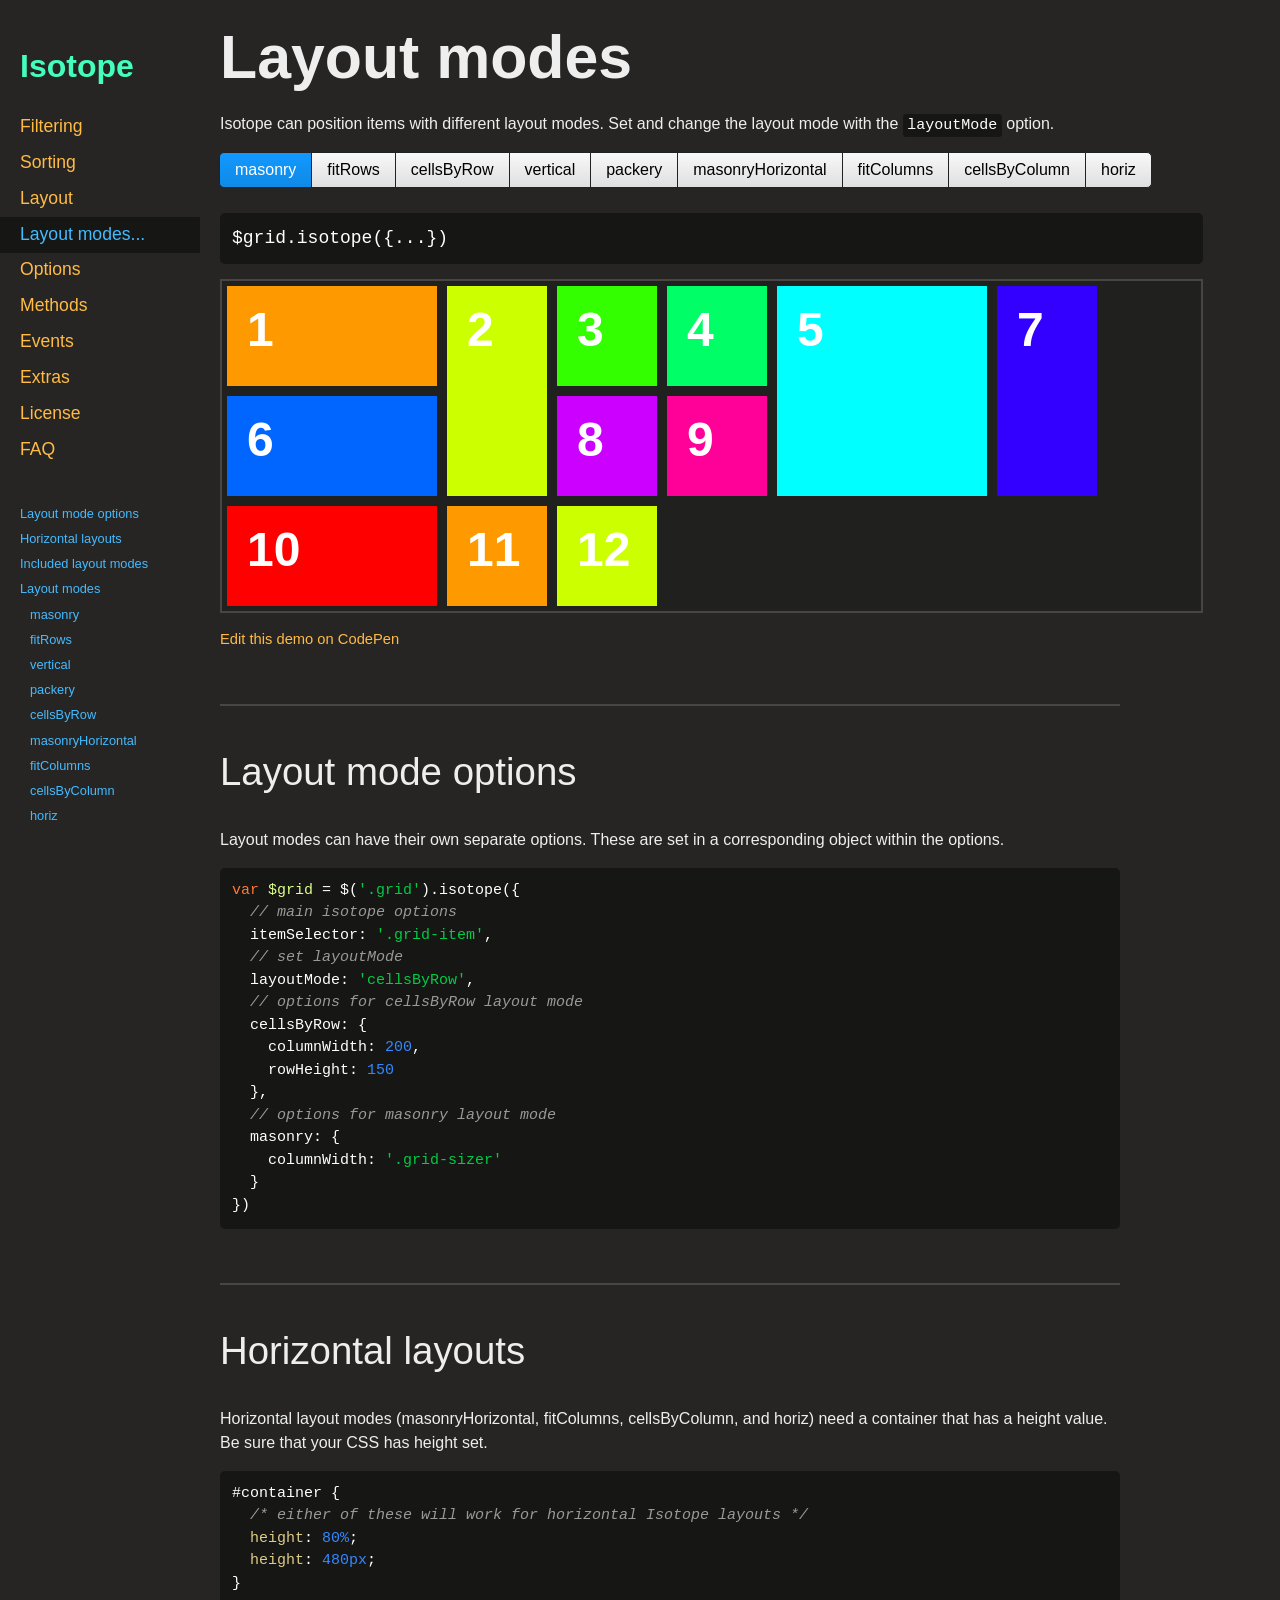
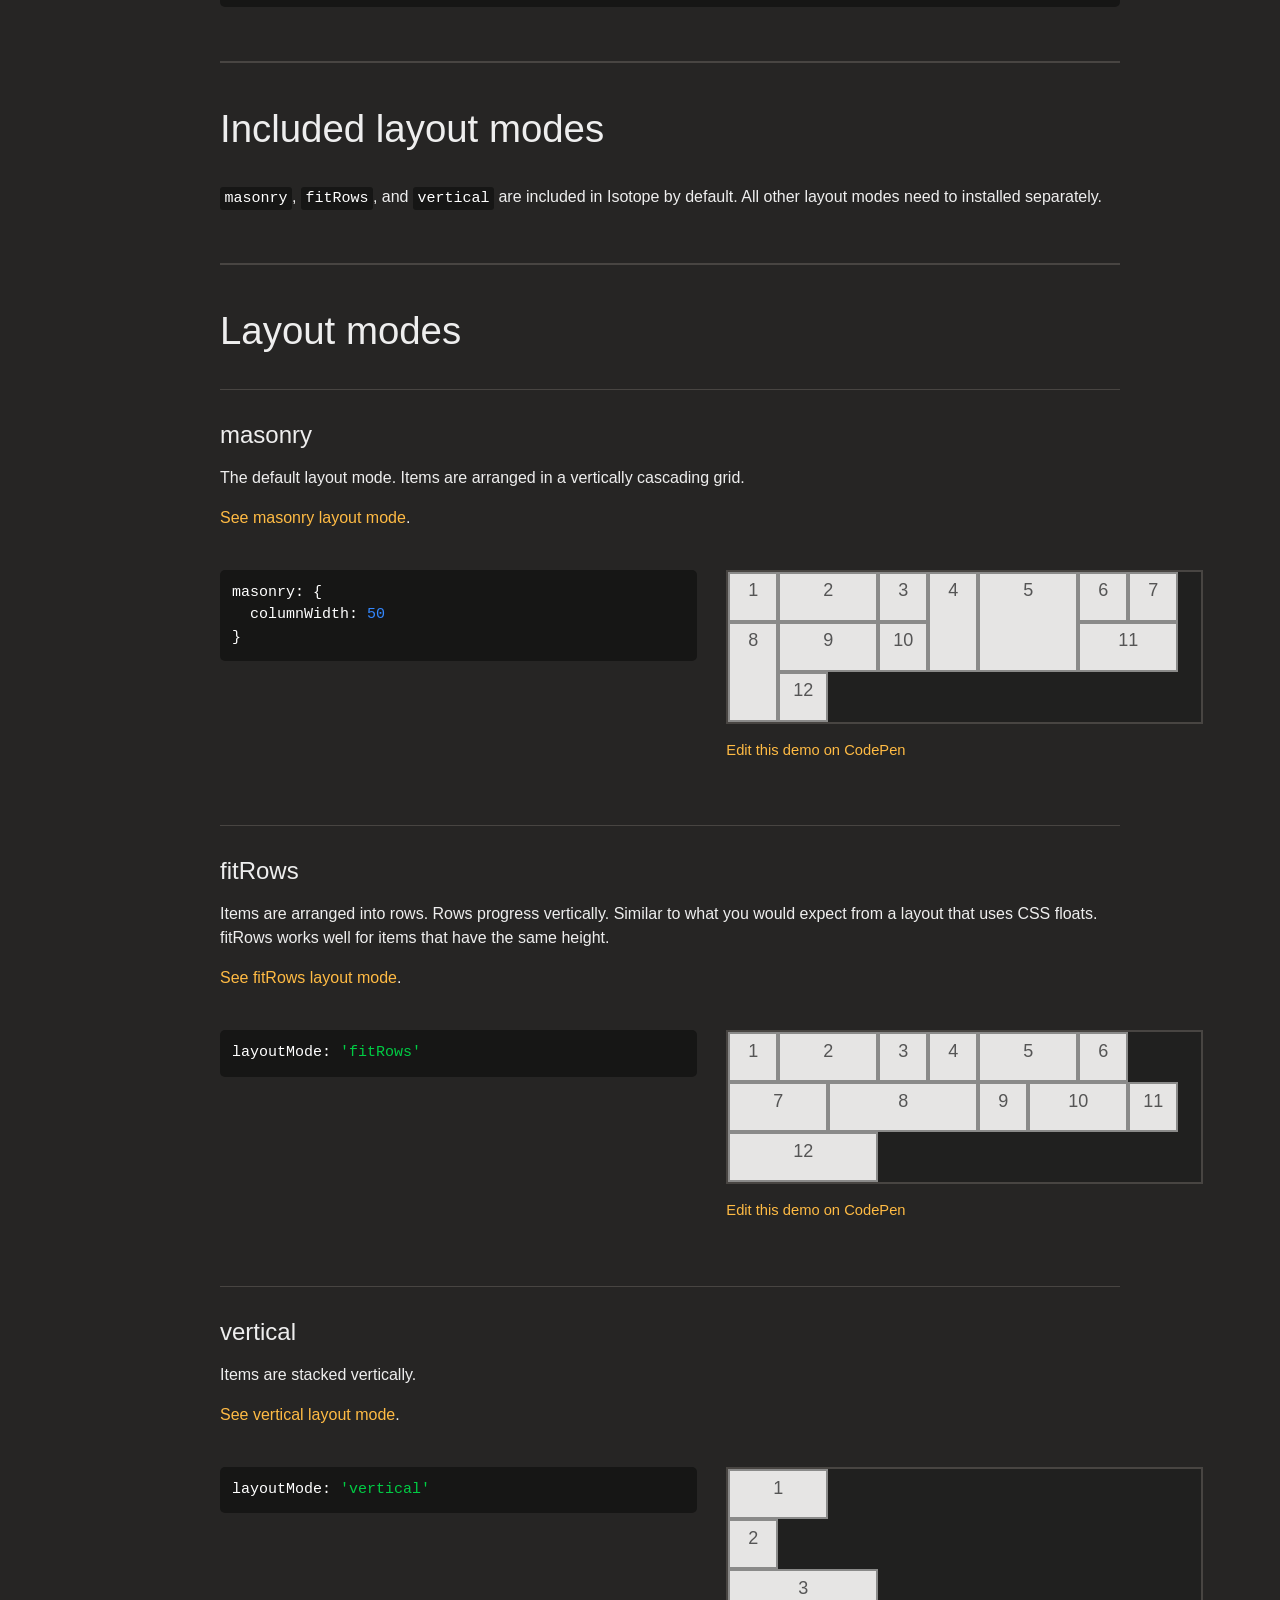
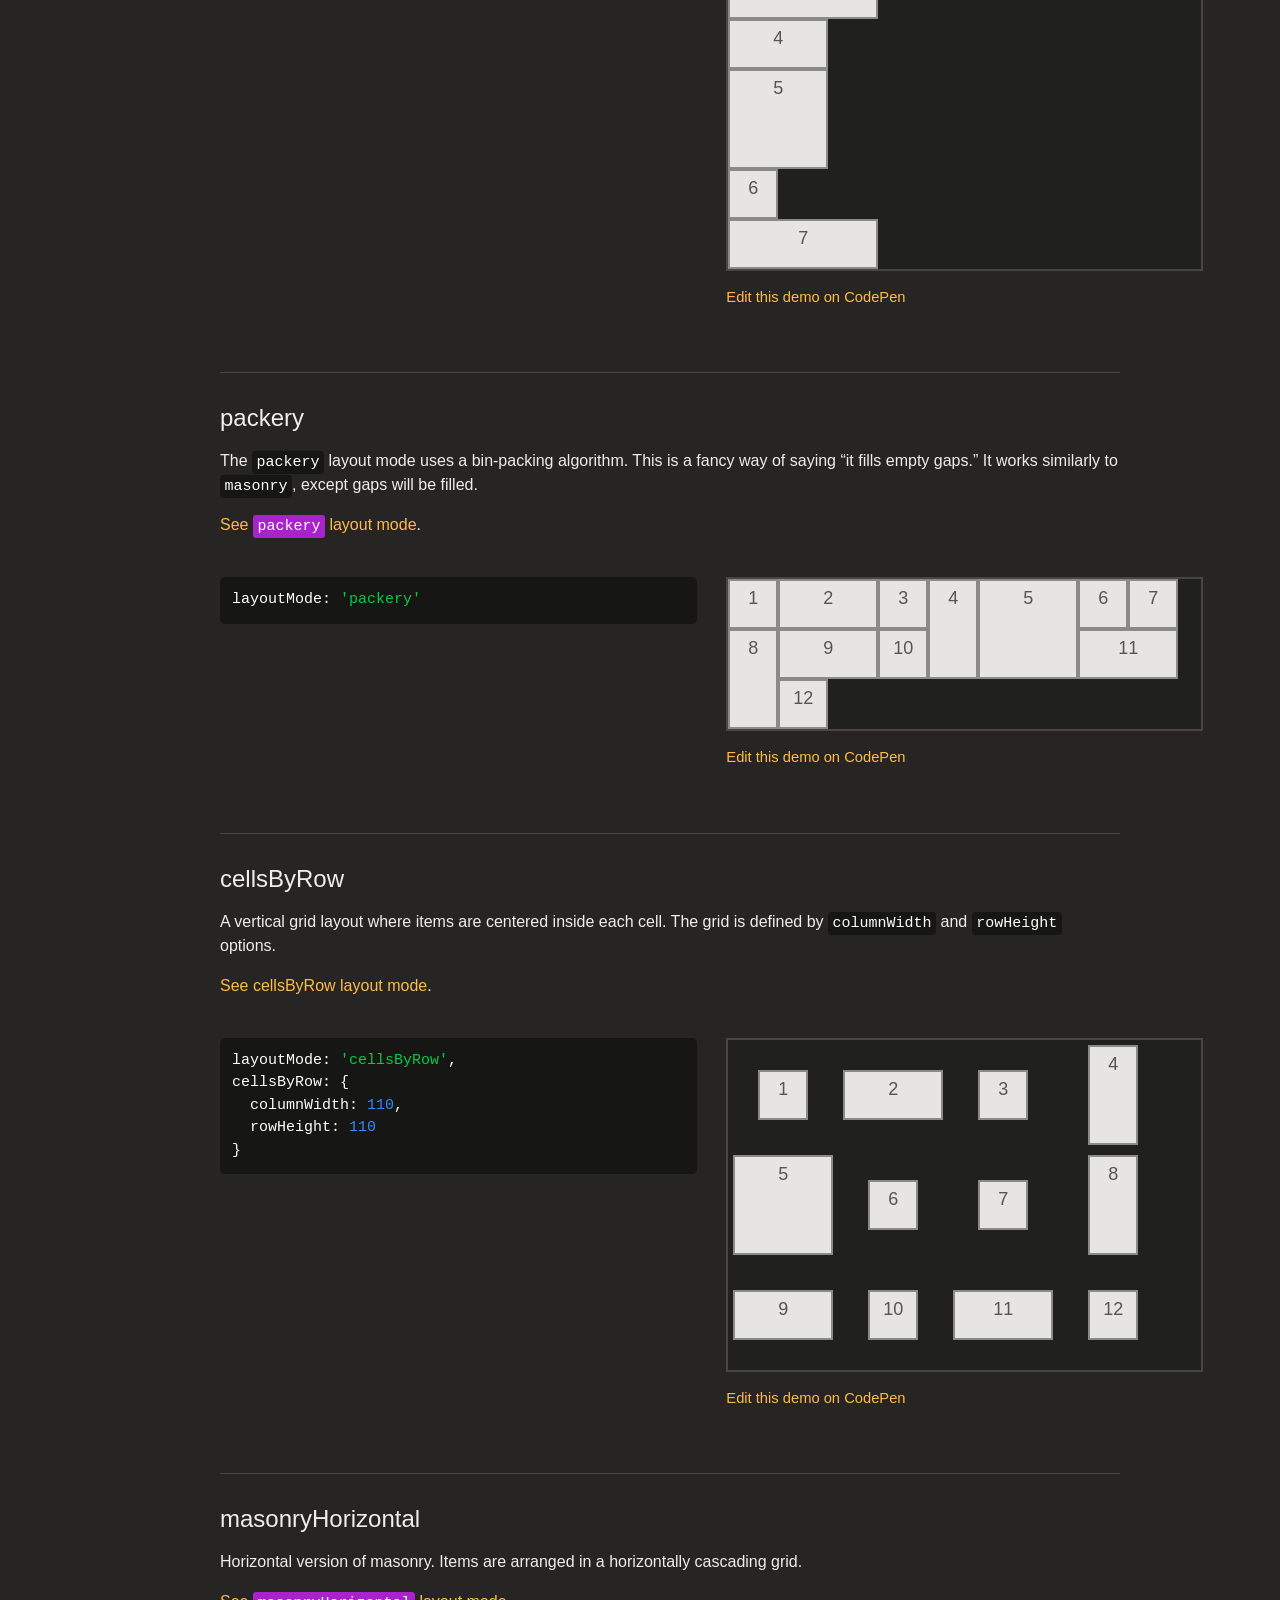
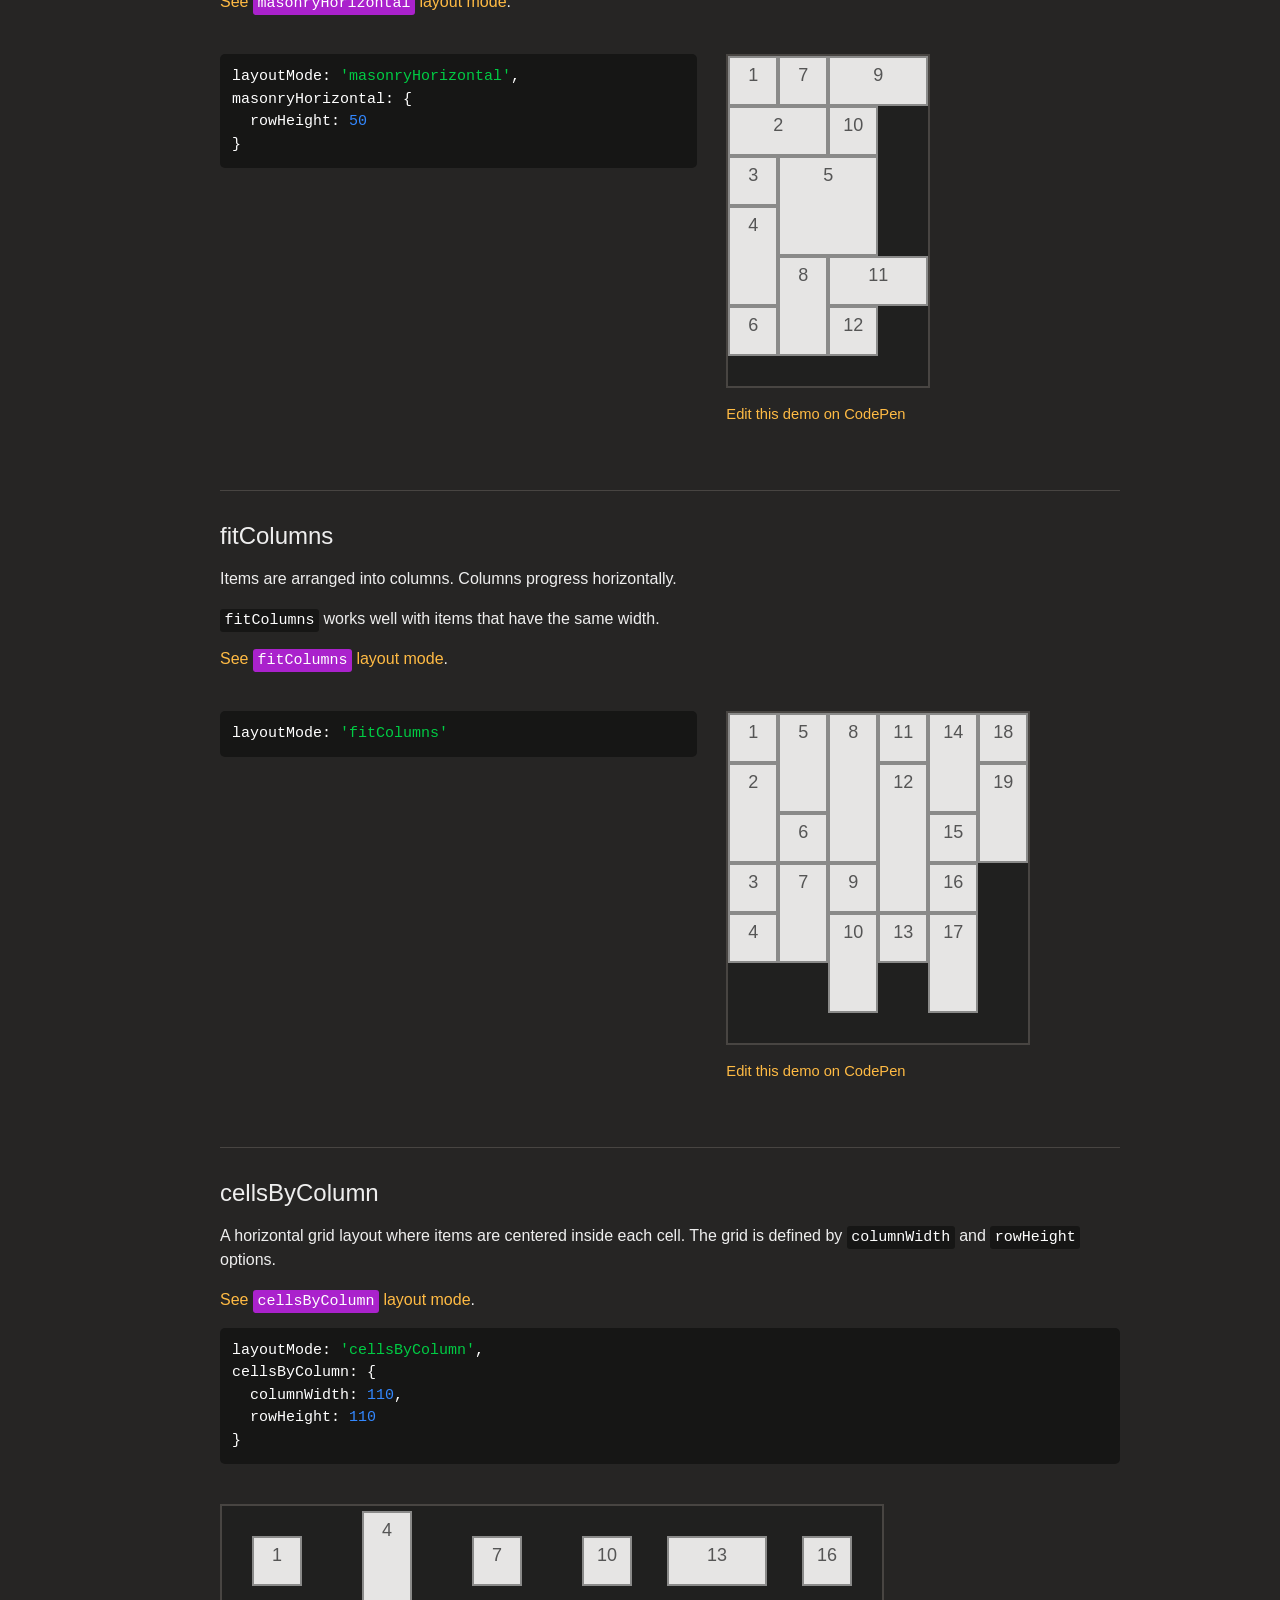
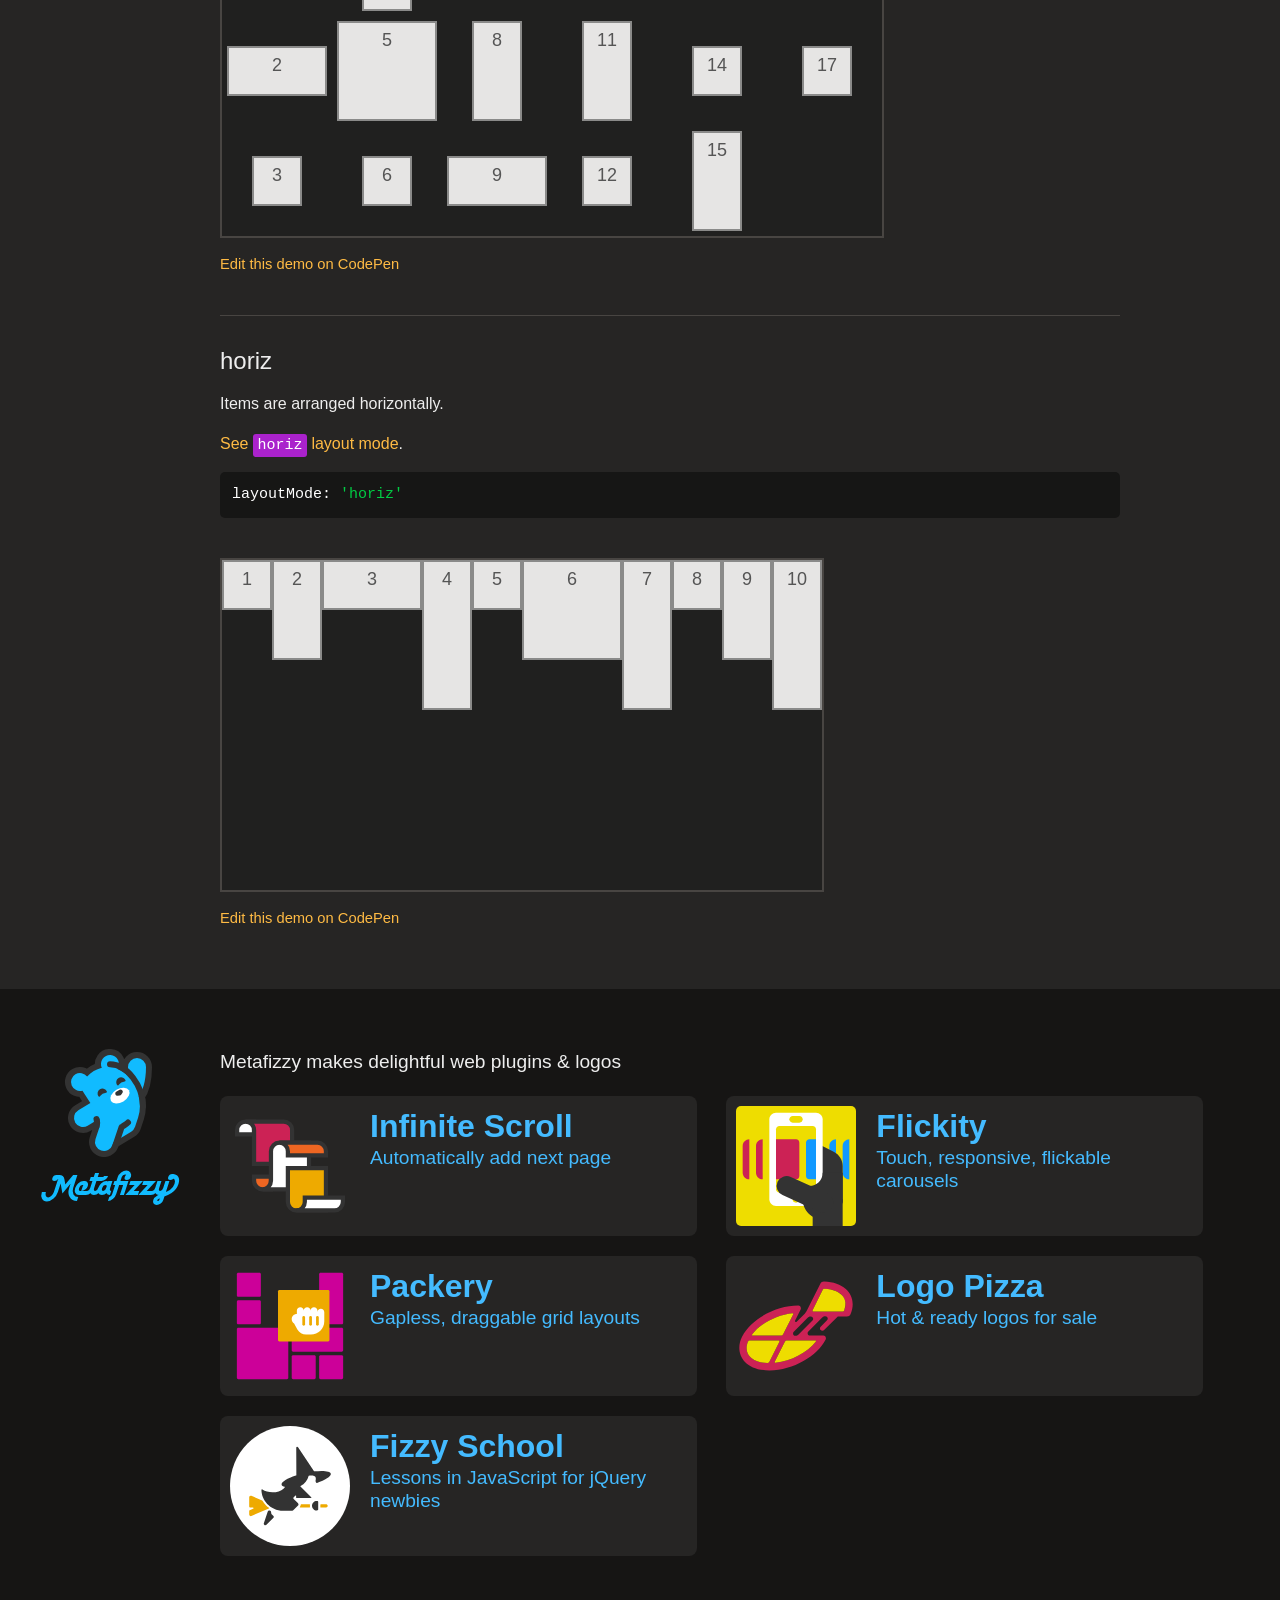
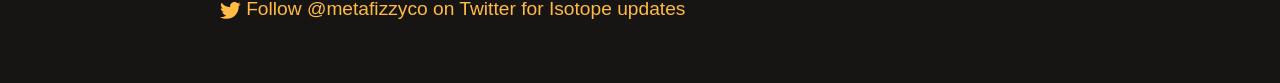
<file: isotope-docs/layout-modes.html>
<!doctype html>
<html class="export" lang="en">
<head>
  <meta charset="utf-8">
  <meta name="viewport" content="width=device-width">
  <meta name="description" content="Filter &amp; sort magical layouts">

  <title>Isotope &#xB7; Layout modes</title>

    <!-- Isotope does not require any CSS files -->
    <link rel="stylesheet" href="css/isotope-docs.css?6" media="screen">

  <meta name="twitter:card" content="summary">
  <meta name="twitter:site" content="@metafizzyco">
  <meta name="twitter:url" content="https://isotope.metafizzy.co/layout-modes.html">
  <meta name="twitter:title" content="Isotope Layout modes">
  <meta name="twitter:description" content="Filter &amp; sort magical layouts">

</head>
<body class="page--layout-modes">


  <div class="nav">
    <h1 class="nav__title"><a href=".">Isotope</a></h1>
  
    <ol class="site-nav">
      <li class="site-nav__item site-nav__item--filtering">
        <a class="site-nav__item__link" href="filtering.html">Filtering</a></li>
      <li class="site-nav__item site-nav__item--sorting">
        <a class="site-nav__item__link" href="sorting.html">Sorting</a></li>
      <li class="site-nav__item site-nav__item--layout ">
        <a class="site-nav__item__link" href="layout.html">Layout</a>
      </li>
      <li class="site-nav__item site-nav__item--layout-modes sub-nav-parent">
        <a class="site-nav__item__link" href="layout-modes.html">Layout modes</a>
        <ul class="sub-nav">
            <li class="sub-nav__item sub-nav__item--masonry">
              <a class="sub-nav__item__link" href="layout-modes/masonry.html">masonry</a></li>
            <li class="sub-nav__item sub-nav__item--fitrows">
              <a class="sub-nav__item__link" href="layout-modes/fitrows.html">fitRows</a></li>
            <li class="sub-nav__item sub-nav__item--vertical">
              <a class="sub-nav__item__link" href="layout-modes/vertical.html">vertical</a></li>
            <li class="sub-nav__item sub-nav__item--packery">
              <a class="sub-nav__item__link" href="layout-modes/packery.html">packery</a></li>
            <li class="sub-nav__item sub-nav__item--cellsbyrow">
              <a class="sub-nav__item__link" href="layout-modes/cellsbyrow.html">cellsByRow</a></li>
            <li class="sub-nav__item sub-nav__item--masonryhorizontal">
              <a class="sub-nav__item__link" href="layout-modes/masonryhorizontal.html">masonryHorizontal</a></li>
            <li class="sub-nav__item sub-nav__item--fitcolumns">
              <a class="sub-nav__item__link" href="layout-modes/fitcolumns.html">fitColumns</a></li>
            <li class="sub-nav__item sub-nav__item--cellsbycolumn">
              <a class="sub-nav__item__link" href="layout-modes/cellsbycolumn.html">cellsByColumn</a></li>
            <li class="sub-nav__item sub-nav__item--horiz">
              <a class="sub-nav__item__link" href="layout-modes/horiz.html">horiz</a></li>
        </ul>
      </li>
      <li class="site-nav__item site-nav__item--options">
        <a class="site-nav__item__link" href="options.html">Options</a></li>
      <li class="site-nav__item site-nav__item--methods">
        <a class="site-nav__item__link" href="methods.html">Methods</a></li>
      <li class="site-nav__item site-nav__item--events">
        <a class="site-nav__item__link" href="events.html">Events</a></li>
      <li class="site-nav__item site-nav__item--extras">
        <a class="site-nav__item__link" href="extras.html">Extras</a></li>
      <li class="site-nav__item site-nav__item--license">
        <a class="site-nav__item__link" href="license.html">License</a></li>
      <li class="site-nav__item site-nav__item--faq">
        <a class="site-nav__item__link" href="faq.html">FAQ</a></li>
    </ol>
  
    <ul class="page-nav" data-js="page-nav">
<li class="page-nav__item page-nav__item--h2"><a href="#layout-mode-options">Layout mode options</a></li>
<li class="page-nav__item page-nav__item--h2"><a href="#horizontal-layouts">Horizontal layouts</a></li>
<li class="page-nav__item page-nav__item--h2"><a href="#included-layout-modes">Included layout modes</a></li>
<li class="page-nav__item page-nav__item--h2"><a href="#layout-modes">Layout modes</a></li>
<li class="page-nav__item page-nav__item--h3"><a href="#masonry">masonry</a></li>
<li class="page-nav__item page-nav__item--h3"><a href="#fitrows">fitRows</a></li>
<li class="page-nav__item page-nav__item--h3"><a href="#vertical">vertical</a></li>
<li class="page-nav__item page-nav__item--h3"><a href="#packery">packery</a></li>
<li class="page-nav__item page-nav__item--h3"><a href="#cellsbyrow">cellsByRow</a></li>
<li class="page-nav__item page-nav__item--h3"><a href="#masonryhorizontal">masonryHorizontal</a></li>
<li class="page-nav__item page-nav__item--h3"><a href="#fitcolumns">fitColumns</a></li>
<li class="page-nav__item page-nav__item--h3"><a href="#cellsbycolumn">cellsByColumn</a></li>
<li class="page-nav__item page-nav__item--h3"><a href="#horiz">horiz</a></li>
</ul>
  </div>


  <div id="content" class="main">
    <div class="container">
        <h1>Layout modes</h1>


<p>Isotope can position items with different layout modes. Set and change the layout mode with the <code>layoutMode</code> option.</p>

<div class="big-demo go-wide" data-js="layout-modes-demo">

  <div class="button-group js-radio-button-group">
    <button class="button is-checked" data-layout-mode="masonry" checked="checked">masonry</button>
    <button class="button" data-layout-mode="fitRows">fitRows</button>
    <button class="button" data-layout-mode="cellsByRow">cellsByRow</button>
    <button class="button" data-layout-mode="vertical">vertical</button>
    <button class="button" data-layout-mode="packery">packery</button>
    <button class="button" data-layout-mode="masonryHorizontal" data-is-horizontal="true">masonryHorizontal</button>
    <button class="button" data-layout-mode="fitColumns" data-is-horizontal="true">fitColumns</button>
    <button class="button" data-layout-mode="cellsByColumn" data-is-horizontal="true">cellsByColumn</button>
    <button class="button" data-layout-mode="horiz" data-is-horizontal="true">horiz</button>
  </div>

  <pre class="code-display"><code>$grid.isotope({...})</code></pre>

  <div class="grid">
    <div class="grid-splash-item grid-splash-item--width2">1</div>
    <div class="grid-splash-item grid-splash-item--height2">2</div>
    <div class="grid-splash-item">3</div>
    <div class="grid-splash-item">4</div>
    <div class="grid-splash-item grid-splash-item--width2 grid-splash-item--height2">5</div>
    <div class="grid-splash-item grid-splash-item--width2">6</div>
    <div class="grid-splash-item grid-splash-item--height2">7</div>
    <div class="grid-splash-item">8</div>
    <div class="grid-splash-item">9</div>
    <div class="grid-splash-item grid-splash-item--width2">10</div>
    <div class="grid-splash-item">11</div>
    <div class="grid-splash-item">12</div>
  </div>

  <p class="edit-demo">
      <a href="https://codepen.io/desandro/pen/ClgeH">Edit this demo on CodePen</a>
  </p>
</div>

<h2 id="layout-mode-options">Layout mode options</h2>

<p>Layout modes can have their own separate options. These are set in a corresponding object within the options.</p>

<pre><code class="js"><span class="keyword">var</span> <span class="jquery_var">$grid</span> = $(<span class="string">&apos;.grid&apos;</span>).isotope({
  <span class="comment">// main isotope options</span>
  itemSelector: <span class="string">&apos;.grid-item&apos;</span>,
  <span class="comment">// set layoutMode</span>
  layoutMode: <span class="string">&apos;cellsByRow&apos;</span>,
  <span class="comment">// options for cellsByRow layout mode</span>
  cellsByRow: {
    <span class="attr">columnWidth</span>: <span class="number">200</span>,
    <span class="attr">rowHeight</span>: <span class="number">150</span>
  },
  <span class="comment">// options for masonry layout mode</span>
  masonry: {
    <span class="attr">columnWidth</span>: <span class="string">&apos;.grid-sizer&apos;</span>
  }
})
</code></pre>


<h2 id="horizontal-layouts">Horizontal layouts</h2>

<p>Horizontal layout modes (masonryHorizontal, fitColumns, cellsByColumn, and horiz) need a container that has a height value. Be sure that your CSS has height set.</p>

<pre><code class="css"><span class="selector-id">#container</span> {
  <span class="comment">/* either of these will work for horizontal Isotope layouts */</span>
  <span class="attribute">height</span>: <span class="number">80%</span>;
  <span class="attribute">height</span>: <span class="number">480px</span>;
}
</code></pre>


<h2 id="included-layout-modes">Included layout modes</h2>

<p><code>masonry</code>, <code>fitRows</code>, and <code>vertical</code> are included in Isotope by default. All other layout modes need to installed separately.</p>


<h2 id="layout-modes">Layout modes</h2>


<h3 id="masonry">masonry</h3>

<p>The default layout mode. Items are arranged in a vertically cascading grid.</p>

<p><a href="layout-modes/masonry.html">See masonry layout mode</a>.</p>

<div class="duo example">
  <div class="duo__cell example__code">
<pre><code class="js">masonry: {
  <span class="attr">columnWidth</span>: <span class="number">50</span>
}
</code></pre>
  </div>
  <div class="duo__cell example__demo">
    <div class="grid grid--counting" data-isotope="{ &quot;masonry&quot;: { &quot;columnWidth&quot;: 50 } }">
      <div class="grid-item"></div>
      <div class="grid-item grid-item--width2"></div>
      <div class="grid-item"></div>
      <div class="grid-item grid-item--height2"></div>
      <div class="grid-item grid-item--width2 grid-item--height2"></div>
      <div class="grid-item"></div>
      <div class="grid-item"></div>
      <div class="grid-item grid-item--height2"></div>
      <div class="grid-item grid-item--width2"></div>
      <div class="grid-item"></div>
      <div class="grid-item grid-item--width2"></div>
      <div class="grid-item"></div>
    </div>
    <p class="edit-demo">
        <a href="https://codepen.io/desandro/pen/mEinp">Edit this demo on CodePen</a>
    </p>
  </div>
</div>


<h3 id="fitrows">fitRows</h3>

<p>Items are arranged into rows. Rows progress vertically. Similar to what you would expect from a layout that uses CSS floats. fitRows works well for items that have the same height.</p>

<p><a href="layout-modes/fitrows.html">See fitRows layout mode</a>.</p>

<div class="duo example">
  <div class="duo__cell example__code">
<pre><code class="js">layoutMode: <span class="string">&apos;fitRows&apos;</span>
</code></pre>
  </div>
  <div class="duo__cell example__demo">
    <div class="grid grid--counting" data-isotope="{ &quot;layoutMode&quot;: &quot;fitRows&quot; }">
      <div class="grid-item"></div>
      <div class="grid-item grid-item--width2"></div>
      <div class="grid-item"></div>
      <div class="grid-item"></div>
      <div class="grid-item grid-item--width2"></div>
      <div class="grid-item"></div>
      <div class="grid-item grid-item--width2"></div>
      <div class="grid-item grid-item--width3"></div>
      <div class="grid-item"></div>
      <div class="grid-item grid-item--width2"></div>
      <div class="grid-item"></div>
      <div class="grid-item grid-item--width3"></div>
    </div>
    <p class="edit-demo">
        <a href="https://codepen.io/desandro/pen/nCskp">Edit this demo on CodePen</a>
    </p>
  </div>
</div>


<h3 id="vertical">vertical</h3>

<p>Items are stacked vertically.</p>

<p><a href="layout-modes/vertical.html">See vertical layout mode</a>.</p>

<div class="duo example">
  <div class="duo__cell example__code">
<pre><code class="js">layoutMode: <span class="string">&apos;vertical&apos;</span>
</code></pre>
  </div>
  <div class="duo__cell example__demo">
    <div class="grid grid--counting" data-isotope="{ &quot;layoutMode&quot;: &quot;vertical&quot; }">
      <div class="grid-item grid-item--width2"></div>
      <div class="grid-item"></div>
      <div class="grid-item grid-item--width3"></div>
      <div class="grid-item grid-item--width2"></div>
      <div class="grid-item grid-item--width2 grid-item--height2"></div>
      <div class="grid-item"></div>
      <div class="grid-item grid-item--width3"></div>
    </div>
    <p class="edit-demo">
        <a href="https://codepen.io/desandro/pen/oXxepd">Edit this demo on CodePen</a>
    </p>
  </div>
</div>


<h3 id="packery">packery</h3>

<p>The <code>packery</code> layout mode uses a bin-packing algorithm. This is a fancy way of saying &#x201C;it fills empty gaps.&#x201D; It works similarly to <code>masonry</code>, except gaps will be filled.</p>

<p><a href="layout-modes/packery.html">See <code>packery</code> layout mode</a>.</p>

<div class="duo example">
  <div class="duo__cell example__code">
<pre><code class="js">layoutMode: <span class="string">&apos;packery&apos;</span>
</code></pre>
  </div>
  <div class="duo__cell example__demo">
    <div class="grid grid--counting" data-isotope="{ &quot;layoutMode&quot;: &quot;packery&quot; }">
      <div class="grid-item"></div>
      <div class="grid-item grid-item--width2"></div>
      <div class="grid-item"></div>
      <div class="grid-item grid-item--height2"></div>
      <div class="grid-item grid-item--width2 grid-item--height2"></div>
      <div class="grid-item"></div>
      <div class="grid-item"></div>
      <div class="grid-item grid-item--height2"></div>
      <div class="grid-item grid-item--width2"></div>
      <div class="grid-item"></div>
      <div class="grid-item grid-item--width2"></div>
      <div class="grid-item"></div>
    </div>
    <p class="edit-demo">
        <a href="https://codepen.io/desandro/pen/vdwmb">Edit this demo on CodePen</a>
    </p>
  </div>
</div>


<h3 id="cellsbyrow">cellsByRow</h3>

<p>A vertical grid layout where items are centered inside each cell. The grid is defined by <code>columnWidth</code> and <code>rowHeight</code> options.</p>

<p><a href="layout-modes/cellsbyrow.html">See cellsByRow layout mode</a>.</p>

<div class="duo example">
  <div class="duo__cell example__code">
<pre><code class="js">layoutMode: <span class="string">&apos;cellsByRow&apos;</span>,
<span class="attr">cellsByRow</span>: {
  <span class="attr">columnWidth</span>: <span class="number">110</span>,
  <span class="attr">rowHeight</span>: <span class="number">110</span>
}
</code></pre>
  </div>
  <div class="duo__cell example__demo">
    <div class="grid grid--counting" data-isotope="{ &quot;layoutMode&quot;: &quot;cellsByRow&quot;, &quot;cellsByRow&quot;: { &quot;columnWidth&quot;: 110, &quot;rowHeight&quot;: 110 } }">
      <div class="grid-item"></div>
      <div class="grid-item grid-item--width2"></div>
      <div class="grid-item"></div>
      <div class="grid-item grid-item--height2"></div>
      <div class="grid-item grid-item--width2 grid-item--height2"></div>
      <div class="grid-item"></div>
      <div class="grid-item"></div>
      <div class="grid-item grid-item--height2"></div>
      <div class="grid-item grid-item--width2"></div>
      <div class="grid-item"></div>
      <div class="grid-item grid-item--width2"></div>
      <div class="grid-item"></div>
    </div>

    <p class="edit-demo">
        <a href="https://codepen.io/desandro/pen/zFart">Edit this demo on CodePen</a>
    </p>
  </div>
</div>


<h3 id="masonryhorizontal">masonryHorizontal</h3>

<p>Horizontal version of masonry. Items are arranged in a horizontally cascading grid.</p>

<p><a href="layout-modes/masonryhorizontal.html">See <code>masonryHorizontal</code> layout mode</a>.</p>

<div class="duo example">
  <div class="duo__cell example__code">
<pre><code class="js">layoutMode: <span class="string">&apos;masonryHorizontal&apos;</span>,
<span class="attr">masonryHorizontal</span>: {
  <span class="attr">rowHeight</span>: <span class="number">50</span>
}
</code></pre>
  </div>
  <div class="duo__cell example__demo">
    <div class="grid grid--counting grid--horizontal horizontal counting" data-isotope="{ &quot;layoutMode&quot;: &quot;masonryHorizontal&quot;, &quot;masonryHorizontal&quot;: { &quot;rowHeight&quot;: 50 } }">
      <div class="grid-item"></div>
      <div class="grid-item grid-item--width2"></div>
      <div class="grid-item"></div>
      <div class="grid-item grid-item--height2"></div>
      <div class="grid-item grid-item--width2 grid-item--height2"></div>
      <div class="grid-item"></div>
      <div class="grid-item"></div>
      <div class="grid-item grid-item--height2"></div>
      <div class="grid-item grid-item--width2"></div>
      <div class="grid-item"></div>
      <div class="grid-item grid-item--width2"></div>
      <div class="grid-item"></div>
    </div>
    <p class="edit-demo">
        <a href="https://codepen.io/desandro/pen/oCiAD">Edit this demo on CodePen</a>
    </p>
  </div>
</div>


<h3 id="fitcolumns">fitColumns</h3>

<p>Items are arranged into columns. Columns progress horizontally.</p>

<p><code>fitColumns</code> works well with items that have the same width.</p>

<p><a href="layout-modes/fitcolumns.html">See <code>fitColumns</code> layout mode</a>.</p>

<div class="duo example">
  <div class="duo__cell example__code">
<pre><code class="js">layoutMode: <span class="string">&apos;fitColumns&apos;</span>
</code></pre>
  </div>
  <div class="duo__cell example__demo">
    <div class="grid grid--counting grid--horizontal" data-isotope="{ &quot;layoutMode&quot;: &quot;fitColumns&quot; }">
      <div class="grid-item"></div>
      <div class="grid-item grid-item--height2"></div>
      <div class="grid-item"></div>
      <div class="grid-item"></div>
      <div class="grid-item grid-item--height2"></div>
      <div class="grid-item"></div>
      <div class="grid-item grid-item--height2"></div>
      <div class="grid-item grid-item--height3"></div>
      <div class="grid-item"></div>
      <div class="grid-item grid-item--height2"></div>
      <div class="grid-item"></div>
      <div class="grid-item grid-item--height3"></div>
      <div class="grid-item"></div>
      <div class="grid-item grid-item--height2"></div>
      <div class="grid-item"></div>
      <div class="grid-item"></div>
      <div class="grid-item grid-item--height2"></div>
      <div class="grid-item"></div>
      <div class="grid-item grid-item--height2"></div>
    </div>
    <p class="edit-demo">
        <a href="https://codepen.io/desandro/pen/zEAwi">Edit this demo on CodePen</a>
    </p>
  </div>
</div>


<h3 id="cellsbycolumn">cellsByColumn</h3>

<p>A horizontal grid layout where items are centered inside each cell. The grid is defined by <code>columnWidth</code> and <code>rowHeight</code> options.</p>

<p><a href="layout-modes/cellsbycolumn.html">See <code>cellsByColumn</code> layout mode</a>.</p>

<pre><code class="js">layoutMode: <span class="string">&apos;cellsByColumn&apos;</span>,
<span class="attr">cellsByColumn</span>: {
  <span class="attr">columnWidth</span>: <span class="number">110</span>,
  <span class="attr">rowHeight</span>: <span class="number">110</span>
}
</code></pre>

<div class="example">
  <div class="grid grid--counting grid--horizontal" data-isotope="{ &quot;layoutMode&quot;: &quot;cellsByColumn&quot;, &quot;cellsByColumn&quot;: { &quot;columnWidth&quot;: 110, &quot;rowHeight&quot;: 110 } }">
    <div class="grid-item"></div>
    <div class="grid-item grid-item--width2"></div>
    <div class="grid-item"></div>
    <div class="grid-item grid-item--height2"></div>
    <div class="grid-item grid-item--width2 grid-item--height2"></div>
    <div class="grid-item"></div>
    <div class="grid-item"></div>
    <div class="grid-item grid-item--height2"></div>
    <div class="grid-item grid-item--width2"></div>
    <div class="grid-item"></div>
    <div class="grid-item grid-item--height2"></div>
    <div class="grid-item"></div>
    <div class="grid-item grid-item--width2"></div>
    <div class="grid-item"></div>
    <div class="grid-item grid-item--height2"></div>
    <div class="grid-item"></div>
    <div class="grid-item"></div>
  </div>
  <p class="edit-demo">
      <a href="https://codepen.io/desandro/pen/qAlEy">Edit this demo on CodePen</a>
  </p>
</div>


<h3 id="horiz">horiz</h3>

<p>Items are arranged horizontally.</p>

<p><a href="layout-modes/horiz.html">See <code>horiz</code> layout mode</a>.</p>

<pre><code class="js">layoutMode: <span class="string">&apos;horiz&apos;</span>
</code></pre>

<div class="example">
  <div class="grid grid--counting grid--horizontal" data-isotope="{ &quot;layoutMode&quot;: &quot;horiz&quot; }">
    <div class="grid-item"></div>
    <div class="grid-item grid-item--height2"></div>
    <div class="grid-item grid-item--width2"></div>
    <div class="grid-item grid-item--height3"></div>
    <div class="grid-item"></div>
    <div class="grid-item grid-item--width2 grid-item--height2"></div>
    <div class="grid-item grid-item--height3"></div>
    <div class="grid-item"></div>
    <div class="grid-item grid-item--height2"></div>
    <div class="grid-item grid-item--height3"></div>
  </div>
  <p class="edit-demo">
      <a href="https://codepen.io/desandro/pen/uGetl">Edit this demo on CodePen</a>
  </p>
</div>


    </div>
  </div>

  <footer class="site-footer">
  
    <div class="container">
  
      <p class="site-footer__copy">Metafizzy makes delightful web plugins &amp; logos</p>
  
      <div class="showcase">
      
        <ul class="showcase-item-list">
      
            <li class="showcase-item">
              <a class="showcase-item__link" href="https://infinite-scroll.com">
                <div class="showcase-item__image">
                    <svg class="infinite-scroll-illo" xmlns="http://www.w3.org/2000/svg" viewbox="0 0 520 520" width="200" height="200">
                      <path class="infinite-scroll-illo__page infinite-scroll-illo__page--back" d="M90,110H10V90c0-22,18-40,40-40h40V110z"/>
                      <path class="infinite-scroll-illo__page infinite-scroll-illo__page--front1" d="M270,90L270,90c0-22-18-40-40-40h0H50h0c22,0,40,18,40,40v0v0v160h180V90z"/>
                      <path class="infinite-scroll-illo__page infinite-scroll-illo__page--front2" d="M170,330v-20H90v20v0c0,22,18,40,40,40h0h40V330z"/>
                      <path class="infinite-scroll-illo__page infinite-scroll-illo__page--back" d="M350,150H210c-22,0-40,18-40,40v140v0c0,22-18,40-40,40h0h220V150z"/>
                      <path class="infinite-scroll-illo__page infinite-scroll-illo__page--front3" d="M430,470V270H250v160c0,22,18,40,40,40H430z"/>
                      <path class="infinite-scroll-illo__page infinite-scroll-illo__page--front2" d="M250,190v20h180v-20c0-22-18-40-40-40H210h0C232,150,250,168,250,190L250,190z"/>
                      <path class="infinite-scroll-illo__page infinite-scroll-illo__page--back" d="M330,410v20v0c0,22-18,40-40,40h0h180c22,0,40-18,40-40v-20H330z"/>
                    </svg>
                </div>
                <div class="showcase-item__text">
                  <h3 class="showcase-item__title">Infinite Scroll</h3>
                  <p class="showcase-item__description">Automatically add next page</p>
                </div>
              </a>
            </li>
      
            <li class="showcase-item">
              <a class="showcase-item__link" href="https://flickity.metafizzy.co">
                <div class="showcase-item__image">
                    <svg class="flickity-illo" xmlns="http://www.w3.org/2000/svg" viewbox="0 0 360 360" width="100" height="100">
                      <path class="flickity-illo__color1" fill="#19F" d="M300 220L300 220c-11 0-20-9-20-20v-80c0-11 9-20 20-20h0V220z"/>
                      <path class="flickity-illo__color1" fill="#19F" d="M340 220L340 220c-11 0-20-9-20-20v-80c0-11 9-20 20-20h0V220z"/>
                      <path class="flickity-illo__color2" fill="#333" d="M320 290V180c0-18-10-35-27-43L240 110v180H320z"/>
                      <path class="flickity-illo__color3" fill="white" d="M240 300H120c-11 0-20-9-20-20V40c0-11 9-20 20-20h120c11 0 20 9 20 20v240C260 291 251 300 240 300z"/>
                      <path class="flickity-illo__color4" fill="#ED0" d="M230 260H130c-6 0-10-5-10-10V70c0-6 5-10 10-10h100c6 0 10 5 10 10v180 C240 256 236 260 230 260z"/>
                      <path class="flickity-illo__color2" fill="#333" d="M260 200h60v81c0 32-26 59-59 59h0c-34 0-61-27-61-61V240h20 C242 240 260 222 260 200L260 200z"/>
                      <path class="flickity-illo__color5" fill="#C25" d="M180 220h-60V100h60c6 0 10 5 10 10v100C190 216 186 220 180 220z"/>
                      <path class="flickity-illo__color1" fill="#19F" d="M240 220h-20c-6 0-10-5-10-10V110c0-6 5-10 10-10h20V220z"/>
                      <rect class="flickity-illo__color2" fill="#333" x="230" y="280" width="90" height="80"/>
                      <circle class="flickity-illo__color4" fill="#ED0" cx="180" cy="280" r="10"/>
                      <line class="flickity-illo__thumb" stroke="#333" stroke-width="60" stroke-linecap="round" x1="262" y1="290" x2="152" y2="240"/>
                      <path class="flickity-illo__color4" fill="#ED0" d="M190 50h-20c-6 0-10-5-10-10v0c0-6 5-10 10-10h20c6 0 10 5 10 10v0C200 46 196 50 190 50z"/>
                      <path class="flickity-illo__color5" fill="#C25" d="M80 220L80 220c-11 0-20-9-20-20v-80c0-11 9-20 20-20h0V220z"/>
                      <path class="flickity-illo__color5" fill="#C25" d="M40 220L40 220c-11 0-20-9-20-20v-80c0-11 9-20 20-20h0V220z"/>
                    </svg>
                </div>
                <div class="showcase-item__text">
                  <h3 class="showcase-item__title">Flickity</h3>
                  <p class="showcase-item__description">Touch, responsive, flickable carousels</p>
                </div>
              </a>
            </li>
      
            <li class="showcase-item">
              <a class="showcase-item__link" href="https://packery.metafizzy.co">
                <div class="showcase-item__image">
                    <svg class="packery-illo" xmlns="http://www.w3.org/2000/svg" viewbox="0 0 700 700" width="100" height="100">
                      <path class="packery-illo__item" fill="#C09" d="M172 180H48c-4 0-8-4-8-8V48c0-4 4-8 8-8h124c4 0 8 4 8 8v124C180 176 176 180 172 180z"/>
                      <path class="packery-illo__item" fill="#C09" d="M172 340H48c-4 0-8-4-8-8V208c0-4 4-8 8-8h124c4 0 8 4 8 8v124C180 336 176 340 172 340z"/>
                      <path class="packery-illo__item" fill="#C09" d="M492 660H368c-4 0-8-4-8-8V528c0-4 4-8 8-8h124c4 0 8 4 8 8v124C500 656 496 660 492 660z"/>
                      <path class="packery-illo__item" fill="#C09" d="M652 660H528c-4 0-8-4-8-8V528c0-4 4-8 8-8h124c4 0 8 4 8 8v124C660 656 656 660 652 660z"/>
                      <path class="packery-illo__item" fill="#C09" d="M652 500H368c-4 0-8-4-8-8V368c0-4 4-8 8-8h284c4 0 8 4 8 8v124C660 496 656 500 652 500z"/>
                      <path class="packery-illo__item" fill="#C09" d="M332 660H48c-4 0-8-4-8-8V368c0-4 4-8 8-8h284c4 0 8 4 8 8v284C340 656 336 660 332 660z"/>
                      <path class="packery-illo__item" fill="#C09" d="M652 340H528c-4 0-8-4-8-8V48c0-4 4-8 8-8h124c4 0 8 4 8 8v284C660 336 656 340 652 340z"/>
                      <path class="packery-illo__draggie" fill="#EA0" d="M572 440H288c-4 0-8-4-8-8V148c0-4 4-8 8-8h284c4 0 8 4 8 8v284C580 436 576 440 572 440z"/>
                      <g>
                        <path class="packery-illo__hand" fill="white" d="M530 250c-11 0-20 9-20 20v-10c0-11-9-20-20-20s-20 9-20 20c0-11-9-20-20-20s-20 9-20 20c0-11-9-20-20-20
                          s-20 9-20 20v20c-17 0-30 13-30 30c0 11 6 20 14 25l19 35c10 18 30 30 51 30h28
                          c43 0 78-35 78-78V270C550 259 541 250 530 250z"/>
                        <line class="packery-illo__hand-line" stroke="#EA0" fill="none" stroke-width="16" stroke-linecap="round" x1="430" y1="300" x2="430" y2="340"/>
                        <line class="packery-illo__hand-line" stroke="#EA0" fill="none" stroke-width="16" stroke-linecap="round" x1="470" y1="300" x2="470" y2="340"/>
                        <line class="packery-illo__hand-line" stroke="#EA0" fill="none" stroke-width="16" stroke-linecap="round" x1="510" y1="300" x2="510" y2="340"/>
                      </g>
                    </svg>
                </div>
                <div class="showcase-item__text">
                  <h3 class="showcase-item__title">Packery</h3>
                  <p class="showcase-item__description">Gapless, draggable grid layouts</p>
                </div>
              </a>
            </li>
      
            <li class="showcase-item">
              <a class="showcase-item__link" href="http://logo.pizza">
                <div class="showcase-item__image">
                    <svg class="logo-pizza-illo" xmlns="http://www.w3.org/2000/svg" viewbox="0 0 700 700" width="100" height="100">
                      <path class="logo-pizza-illo__outline" fill="#C25" d="M513 91c-9-0-17 5-21 12l-80 160c-3 5-6 10-11 15l-47 47
                        c-5 5-12-1-9-7l32-64c5-11-2-23-14-23h-0c-121 0-268 70-327 180
                        C-9 497 35 609 196 609c138 0 279-85 327-180v0c5-11-2-23-14-23h-77c-13 0-19-15-10-24
                        l81-81c5-5 11-8 18-8l0 0c13 0 19 15 10 24L494 354c-6 6-6 14 0 20c3 3 6 4 10 4
                        c4 0 7-1 10-4l80-80h53c9 0 17-5 21-13C707 190 656 97 513 91z M334 281l-59 117
                        c-2 5-7 8-13 8H97c-4 0-6-4-3-7c49-64 143-114 236-124C333 275 335 278 334 281z
                         M70 441c2-4 6-7 10-7h168c4 0 7 4 5 8l-59 118c-2 4-6 6-11 6
                        C106 565 38 521 70 441z M466 441c-49 64-143 114-236 124c-3 0-6-3-4-6l59-117
                        c2-5 7-8 13-8h166C466 434 468 438 466 441z M446 318l-81 81c-5 5-11 8-18 8l0 0
                        c-13 0-19-15-10-24l81-81c5-5 11-8 18-8l0 0C449 294 455 309 446 318z M447 258L506 139
                        c2-4 6-7 11-6c101 7 140 60 114 126c-2 4-6 7-10 7H452C448 266 445 262 447 258z"/>
                      <path class="logo-pizza-illo__slice" fill="#ED0" d="M334 281l-59 117c-2 5-7 8-13 8H97c-4 0-6-4-3-7
                        c49-64 143-114 236-124C333 275 335 278 334 281z"/>
                      <path class="logo-pizza-illo__slice" fill="#ED0" d="M70 441c2-4 6-7 10-7h168c4 0 7 4 5 8l-59 118c-2 4-6 6-11 6
                        C106 565 38 521 70 441z"/>
                      <path class="logo-pizza-illo__slice" fill="#ED0" d="M466 441c-49 64-143 114-236 124c-3 0-6-3-4-6l59-117
                        c2-5 7-8 13-8h166C466 434 468 438 466 441z"/>
                      <path class="logo-pizza-illo__slice" fill="#ED0" d="M447 258L506 139c2-4 6-7 11-6c101 7 140 60 114 126c-2 4-6 7-10 7H452
                        C448 266 445 262 447 258z"/>
                    </svg>
                </div>
                <div class="showcase-item__text">
                  <h3 class="showcase-item__title">Logo Pizza</h3>
                  <p class="showcase-item__description">Hot &amp; ready logos for sale</p>
                </div>
              </a>
            </li>
      
            <li class="showcase-item">
              <a class="showcase-item__link" href="http://fizzy.school">
                <div class="showcase-item__image">
                    <svg class="witchie-logo" xmlns="http://www.w3.org/2000/svg" viewbox="0 0 1000 1000" width="200" height="200">
                      <circle class="witchie-logo__moon" fill="white" cx="500" cy="500" r="500"/>
                      <path class="witchie-logo__broom" fill="#EA0" d="M582 675a35 35 0 0 0 8-20 3 3 0 0 1 3-2h71a3 3 0 0 1 3 3 59 59 0 0 0 0 20 3 3 0 0 1-3 3h-79A3 3 0 0 1 582 675Zm219 4a13 13 0 0 0 13-14c-1-7-7-12-14-12h-44a3 3 0 0 0-3 3v21a3 3 0 0 0 3 3ZM299 660a203 203 0 0 1-27-36 8 8 0 0 0-4-3L178 582a13 13 0 0 0-18 12v77a8 8 0 0 0 8 8h22a5 5 0 0 1 2 10L164 703a8 8 0 0 0-4 7v28a13 13 0 0 0 18 12l146-63a3 3 0 0 0 1-5A197 197 0 0 1 299 660Z"/>
                      <path class="witchie-logo__dress" fill="#333" d="M326 705h4a13 13 0 0 1 13 13v8a13 13 0 0 0 4 9l13 13a13 13 0 0 1 0 19l-56 56c-10 10-26-0-22-13L314 714A13 13 0 0 1 326 705Zm397-79c-27 0-47 26-37 54 3 7 11 16 17 19a42 42 0 0 0 19 5 38 38 0 0 0 7-1 8 8 0 0 0 6-8v-62a8 8 0 0 0-6-8 38 38 0 0 0-7-1M840 397c-3-15-33-23-77-23a521 521 0 0 0-59 4 5 5 0 0 1-5-2L567 177a8 8 0 0 0-7-4 8 8 0 0 0-8 8l1 227a5 5 0 0 1-4 5c-74 24-123 55-119 76 2 8 11 14 26 18a3 3 0 0 1 1 4l-11 11c-20 20-56 30-92 30-31 0-63-8-84-23a5 5 0 0 0-3-1 5 5 0 0 0-5 5c0 78 68 173 183 173h75a10 10 0 0 0 7-3l38-38a16 16 0 0 0 0-23l-34-34a10 10 0 0 1 0-14l15-15a3 3 0 0 1 5 2v15a5 5 0 0 0 5 5H674a4 4 0 0 0 3-7l-90-90a3 3 0 0 1 1-4c34-19 59-49 67-84a3 3 0 0 1 2-2c6-1 12-1 17-1 22 0 37 5 39 14 1 6 3 11 2 17-5 17 1 31 8 31a6 6 0 0 0 2-0C797 448 845 419 840 397Z"/>
                    </svg>
                </div>
                <div class="showcase-item__text">
                  <h3 class="showcase-item__title">Fizzy School</h3>
                  <p class="showcase-item__description">Lessons in JavaScript for jQuery newbies</p>
                </div>
              </a>
            </li>
      
        </ul> 
      
      </div>
  
      <p class="site-footer__copy">
        <a href="https://twitter.com/metafizzyco">
          <svg class="twitter-logo" xmlns="http://www.w3.org/2000/svg" viewbox="0 0 512 512" width="30" height="30">
            <path d="M512 97c-19 8-39 14-60 16 22-13 38-34 46-58-20 12-43 21-67 25-19-19-46-32-77-32-58 0-117 52-102 129-87-4-165-46-216-110-24 40-19 107 32 140-17 0-33-5-48-13v1c0 51 36 93 84 103-15 4-34 5-47 2 13 42 52 72 98 73-47 36-96 49-155 44 46 30 102 47 161 47 197 0 306-168 299-312 20-15 38-34 52-55z"/>
          </svg>
          Follow @metafizzyco on Twitter for Isotope updates
        </a>
      </p>
  
      <div class="mfzy-brand">
        <a class="mfzy-brand__link" href="https://metafizzy.co">
          <svg class="mfzy-logo" xmlns="http://www.w3.org/2000/svg" xmlns:xlink="http://www.w3.org/1999/xlink" viewbox="0 0 144 144" width="36" height="36">
            <title>Metafizzy logo</title>
            <defs>
              <path id="mfzy-logo__body" d="M 120 24 a 12 12 0 0 0-24 0 a 72 72 0 0 1 -1 11
                a 40 40 0 0 0 -13 -8.5 A 12 12 0 1 0 61.1 25.1 c -8 2 -14 6 -19.6 11.6 
                A 12 12 0 1 0 35.3 55.5 L 45.8 72.1 l -16 9.6 A 12 12 0 0 0 42.2 102.3
                L 58 92.8 a 20 20 0 0 1 -0.2 11.9 l -5.2 15.5 a 12 12 0 0 0 22.8 7.6
                l 1.1 -3.3 l 23.7 -14.2 a 12 12 0 0 0 5.2 -6.5 l 4 -12 A 50 50 0 0 0 111.9 76
                a 52 52 0 0 0 -1.6 -12.8 C 115 57 120 44 120 24Z"/>
              <path id="mfzy-logo__eye" d="M 0 6.5 a 6.5 6.5 0 0 1 13 0 c 0 3.5 -3 0.5 -6.5 0.5 s -6.5 3 -6.5 -0.5 Z"/>
              <clippath id="mfzy-logo__body-clip">
                <use xlink:href="#mfzy-logo__body"/>
              </clippath>
            </defs>
            <use class="mfzy-logo__body-outline" xlink:href="#mfzy-logo__body" fill="#333" stroke="#333" stroke-width="16"/>
            <use class="mfzy-logo__body-fill" xlink:href="#mfzy-logo__body"/>
            <g class="mfzy-logo__stripes" clip-path="url(#mfzy-logo__body-clip)">
              <rect fill="#E62" x="16" width="120" height="138"/>
              <path fill="#C25" d="M96 24L16 72V0h80v24z"/>
              <path fill="#EA0" d="M116 70L16 130v-26l95-57 5 23z"/>
              <path fill="#19F" d="M136 138H16v-8l120-72v80z"/>
            </g>
            <path class="mfzy-logo__cut-ins" stroke="#333" fill="none" stroke-linecap="round" stroke-linejoin="round" stroke-width="8" d="M 72 20.4 c 23 0 44 29 44 56
              M 54 103.4 a 16 16 0 0 0 0 -10
              M 96 98 c -2 2 -8 6 -8.5,6 l -8.4 25.1"/>
            <g transform="translate(53 57) rotate(-31)">
              <ellipse class="mfzy-logo__snout" cx="25" cy="21" rx="14" ry="9" fill="#FFF"/>
              <use class="mfzy-logo__feature" xlink:href="#mfzy-logo__eye" fill="#333"/>
              <use class="mfzy-logo__feature" xlink:href="#mfzy-logo__eye" fill="#333" transform="translate(29 0)"/>
              <path class="mfzy-logo__feature" d="M 28.6 14 a 3 3 0 0 1 1.3 5.6 l -2.6 1.2 a 3 3 0 0 1 -2.6 0
                l -2.6 -1.2 a 3 3 0 0 1 1.3 -5.6 Z" fill="#333"/>
            </g>
          </svg>
          <svg class="mfzy-wordmark" xmlns="http://www.w3.org/2000/svg" viewbox="0 0 280 80" fill="none" stroke="#333" width="140" height="40">
            <g transform="skewX(-18)">
              <path stroke-width="8" d="M38 20h6c4 0 7 2 9 6l9 18l12-24h2v22
              a20 22 0 0 0 20 22M48 22v28a12 15 0 0 1-24 0M98 44a6 6 0 0 0 0-12h-2
              a8 10 0 0 0 0 20h14a8 10 0 0 0 8-10M118 12v30a8 10 0 0 0 16 0M150 36
              q-4-4-8-4a8 10 0 1 0 8 10m0-14v14a8 10 0 0 0 8 10M184 20a9 9 0 0 0-18 0
              v34a8 10 0 0 1-8 10M158 32h24v24M190 32h18l-12 20h18M216 32h18l-12 20h18
              a8 10 0 0 0 8-10m0-14v14a8 10 0 0 0 16 0m0-14v38a6 6 0 0 1-12 0
              c0-12 32-8 32-32c0-10-6-16-15-16M108 24h24a6 6 0 0 0 6-6M102 38h-4"/>
              <g stroke-width="6">
                <circle cx="38" cy="22" r="3"/>
                <circle cx="182" cy="20" r="3"/>
                <circle cx="269" cy="20" r="3"/>
              </g>
            </g>
          </svg>
        </a>
      </div>
  
    </div>
  
  </footer>

<!-- Looking for isotope.js? Use isotope.pkgd.min.js -->
<!-- Isotope does NOT require jQuery. But it does make things easier -->
<script src="https://code.jquery.com/jquery-3.1.1.min.js"></script>
<script>window.jQuery || document.write('<script src="js/jquery.min.js"><\/script>')</script>

  <script src="js/isotope-docs.min.js?6"></script>


</body>
</html>
</file>
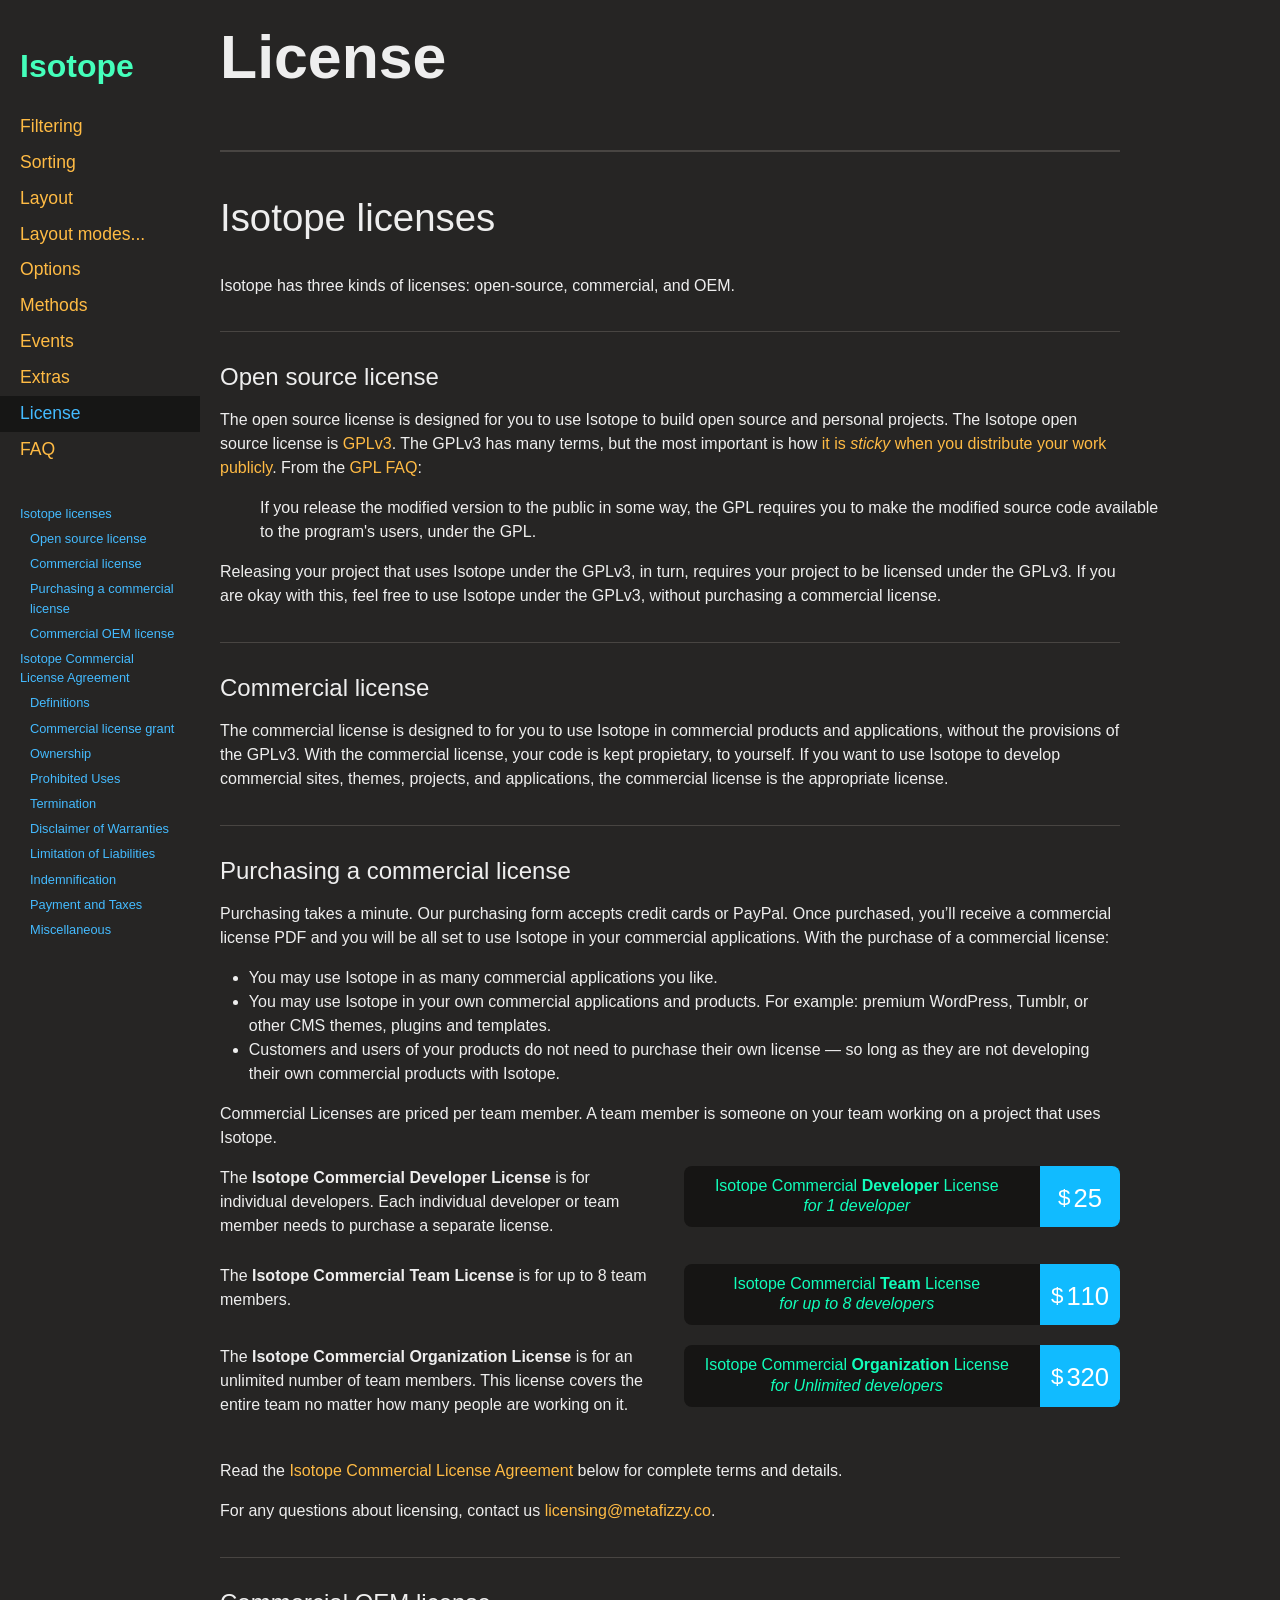
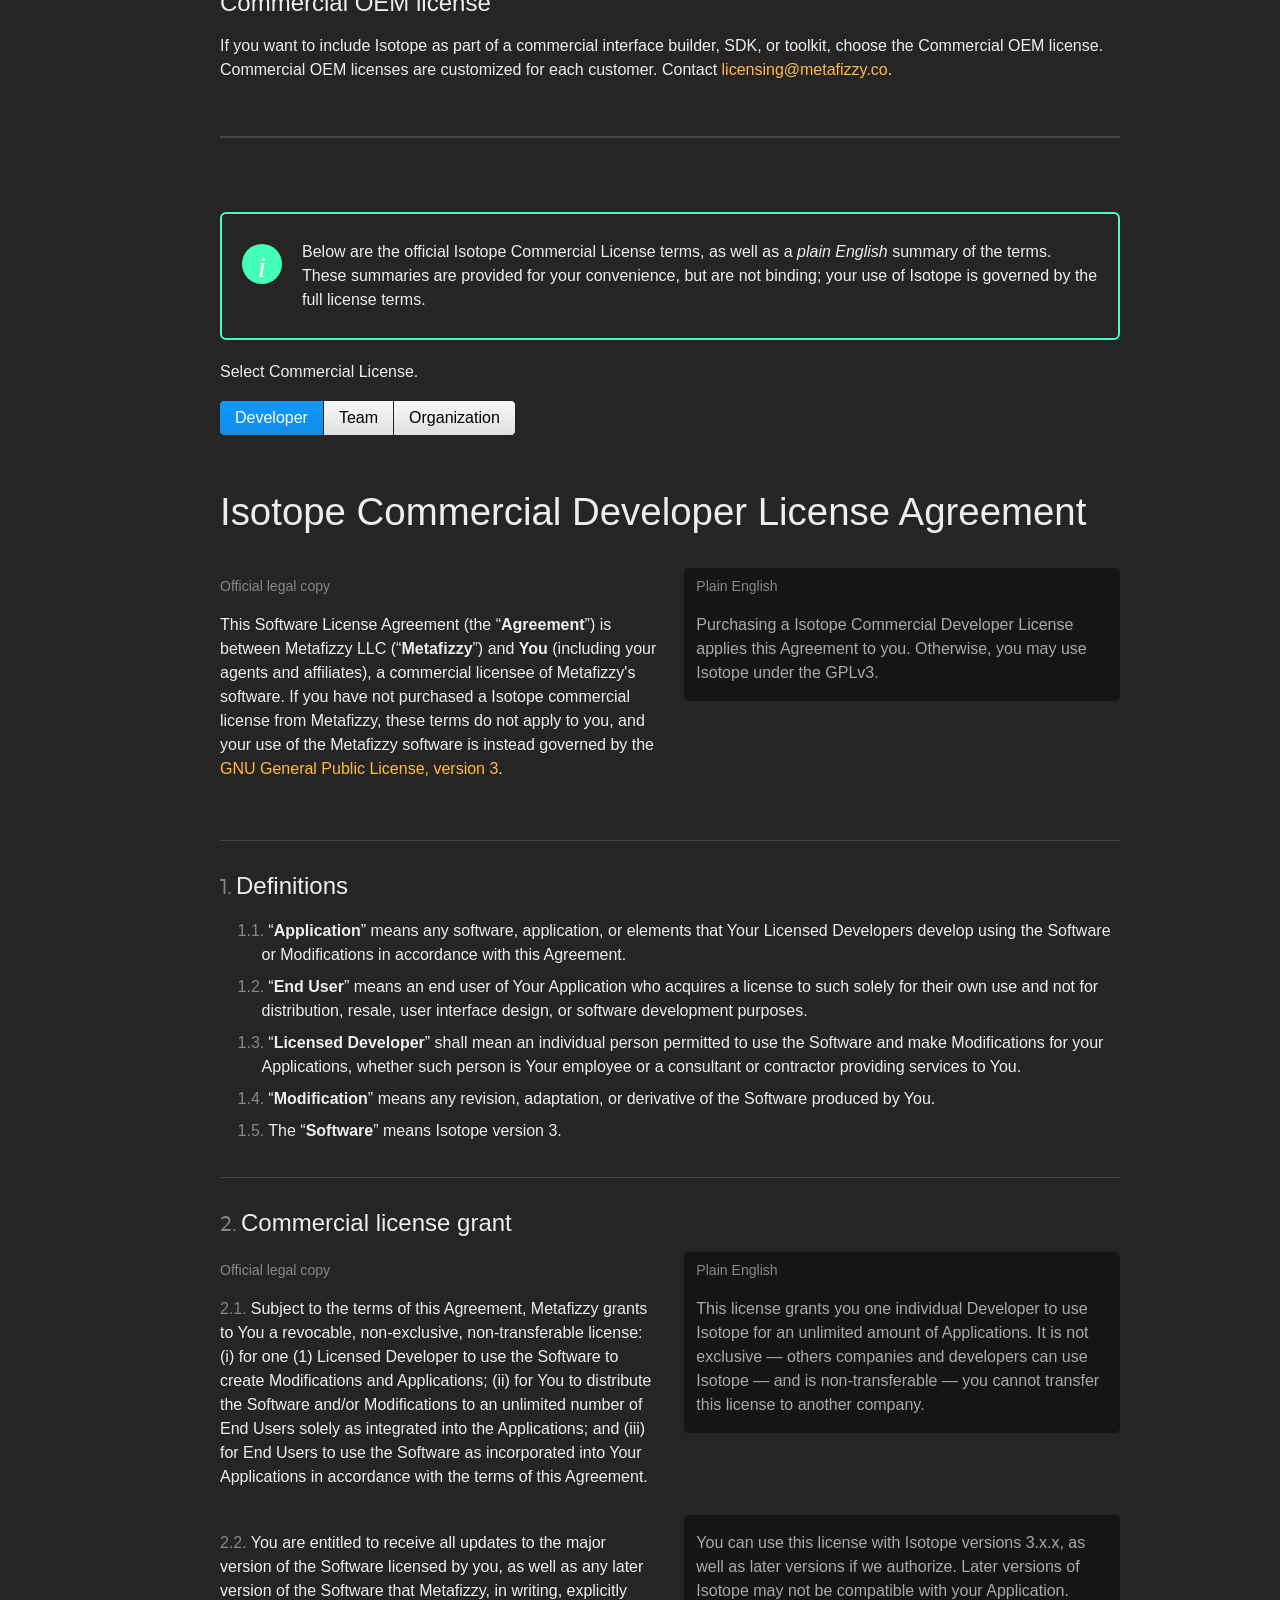
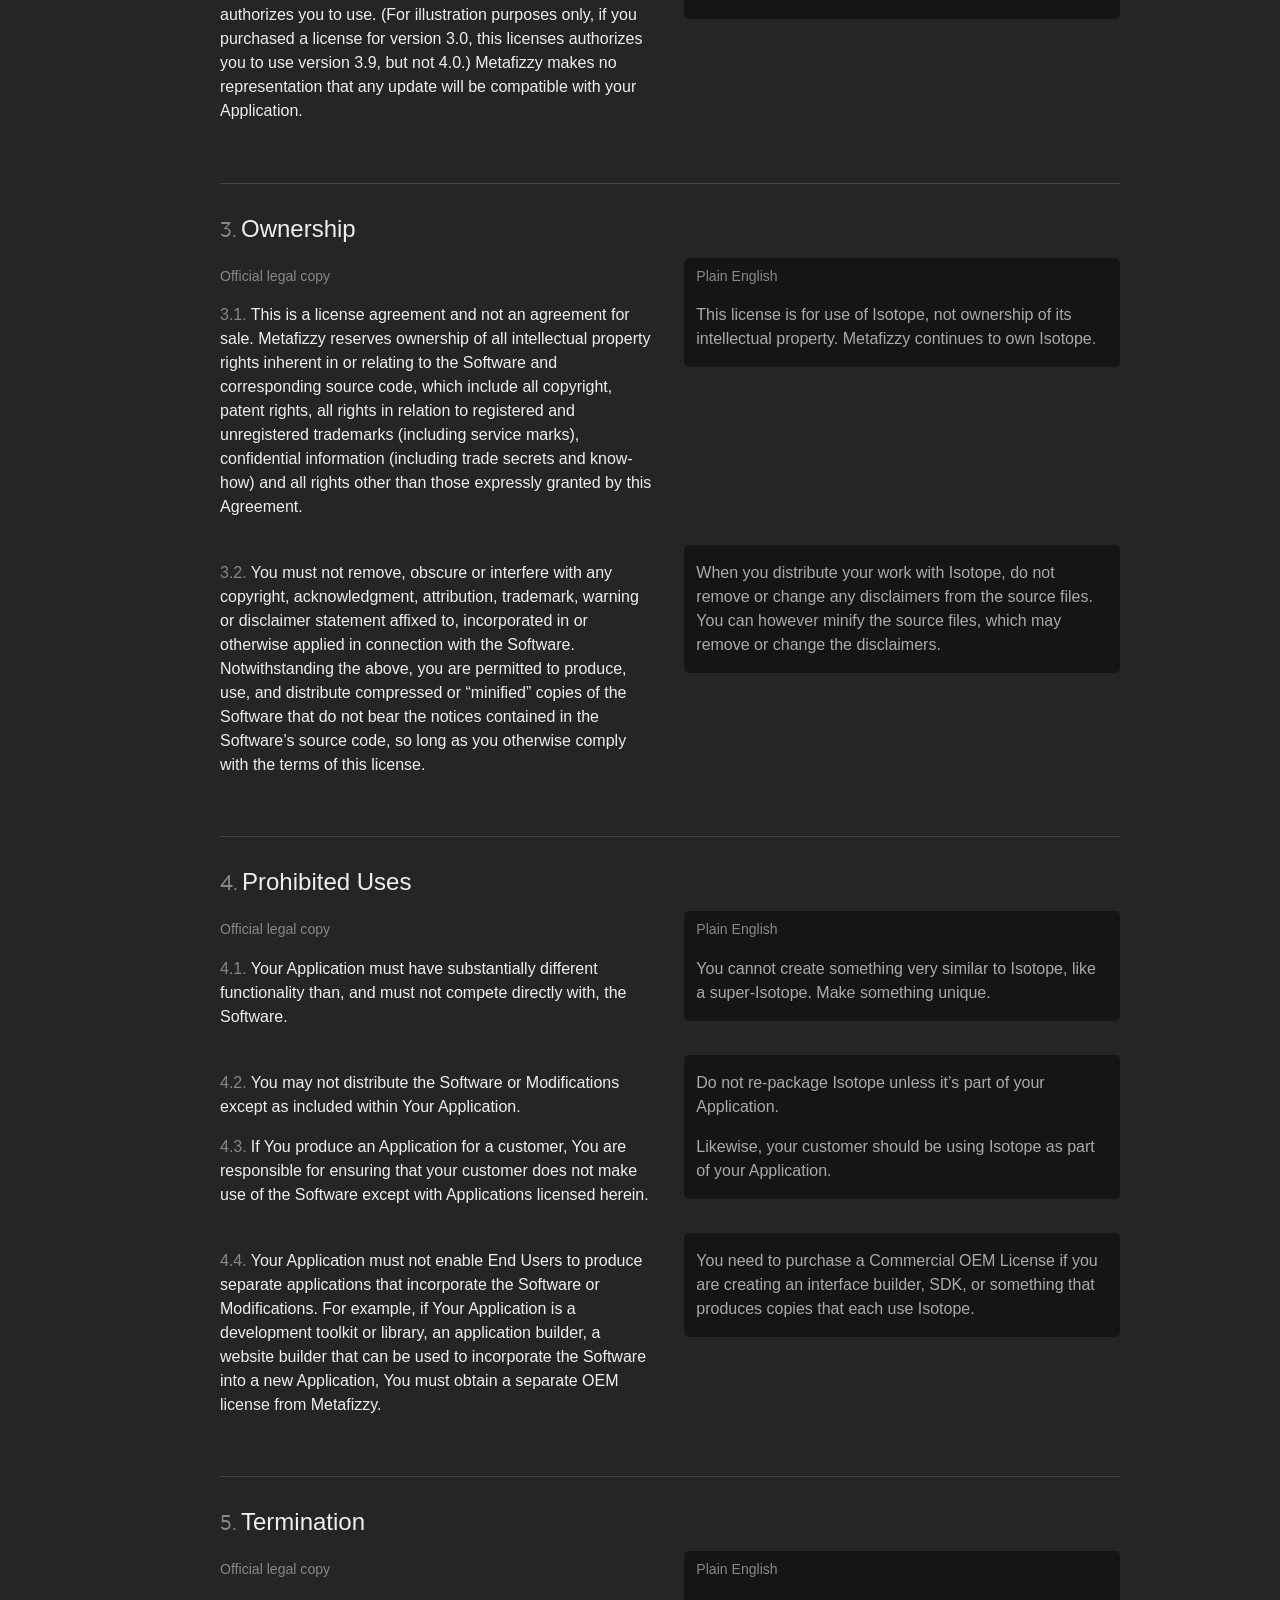
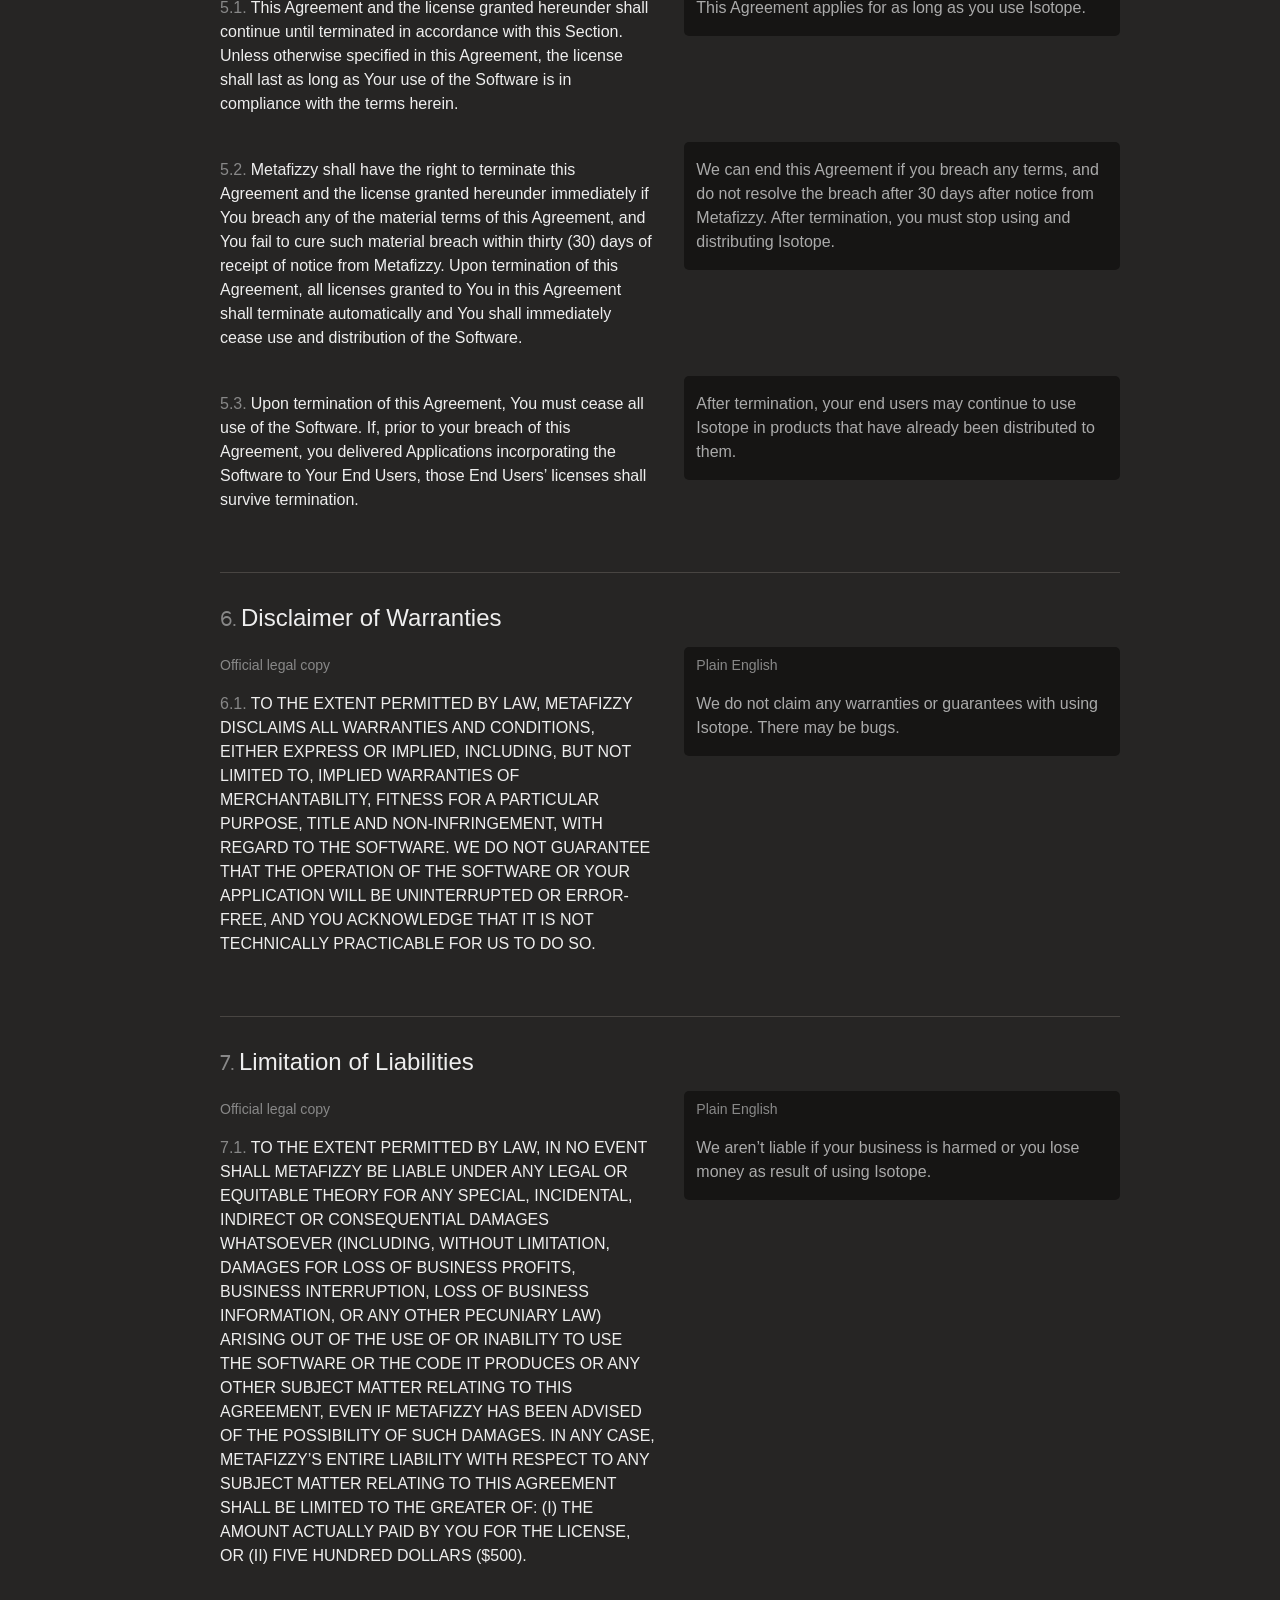
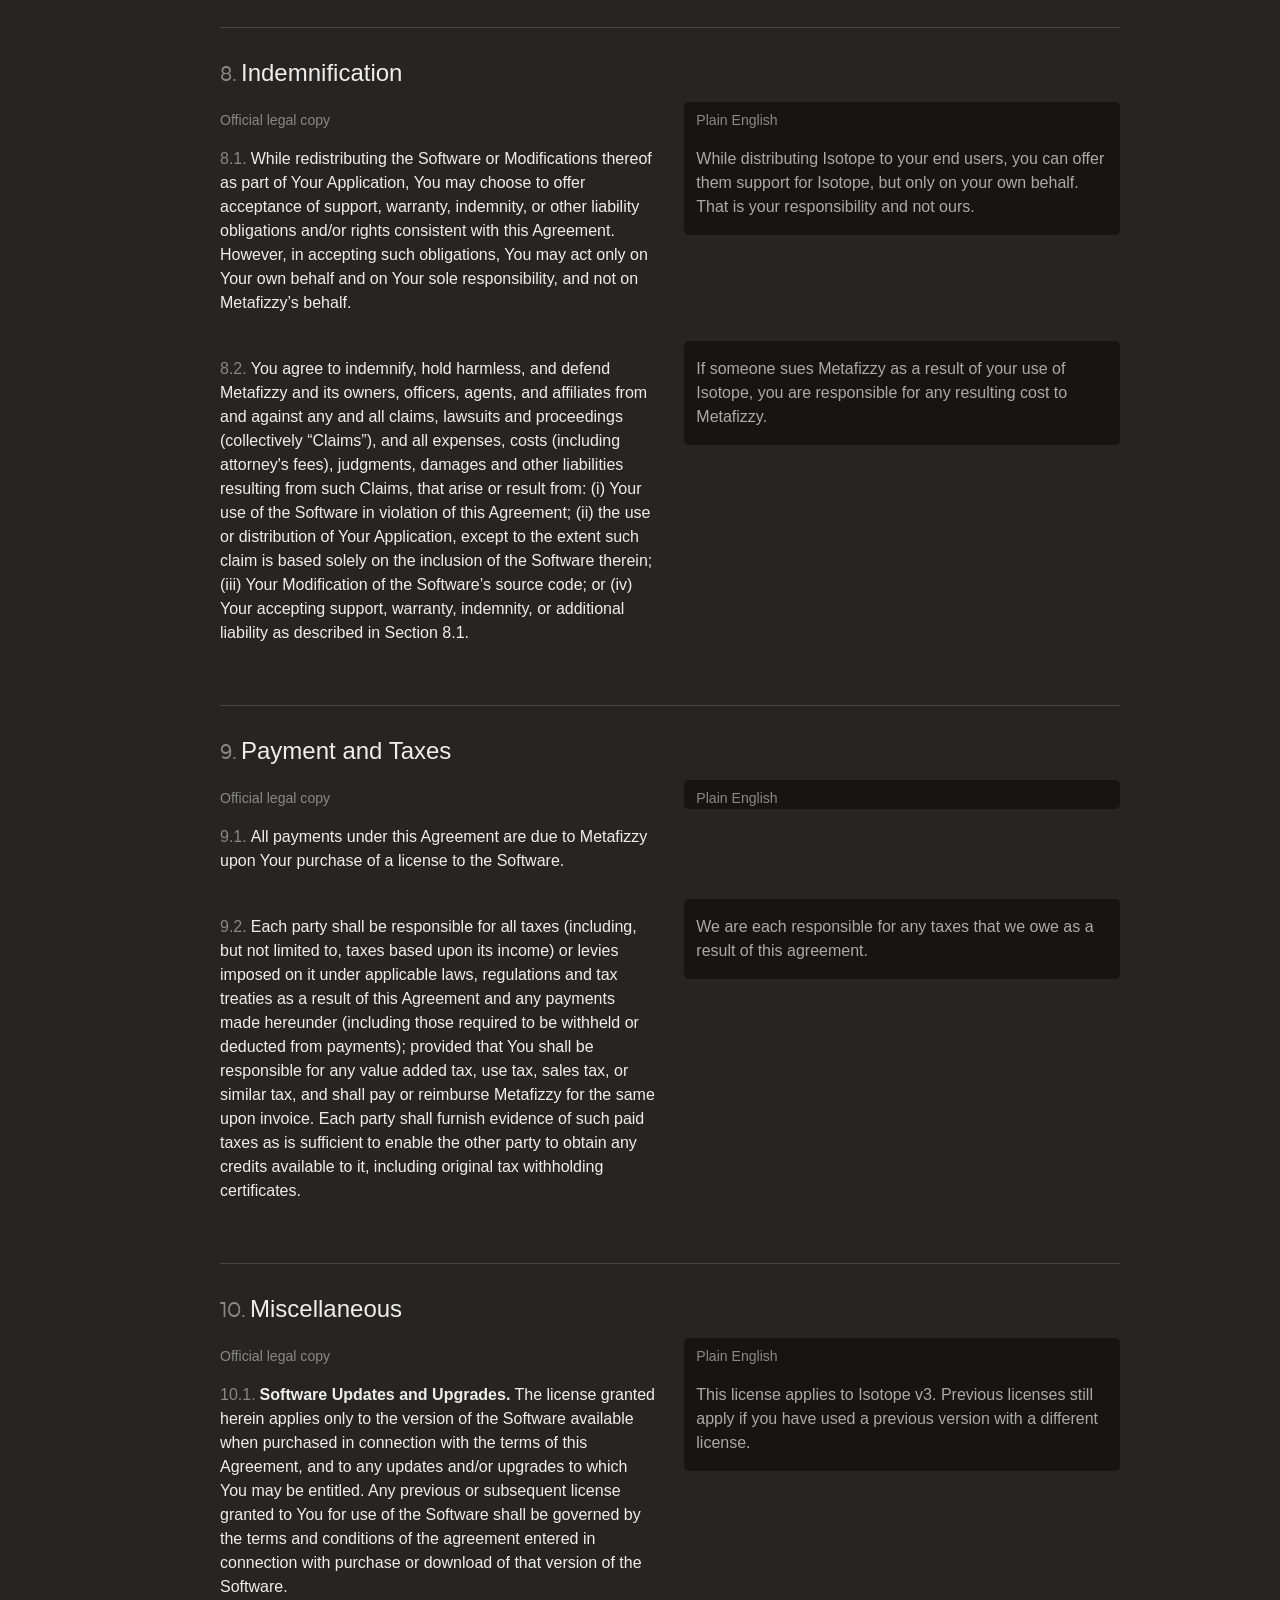
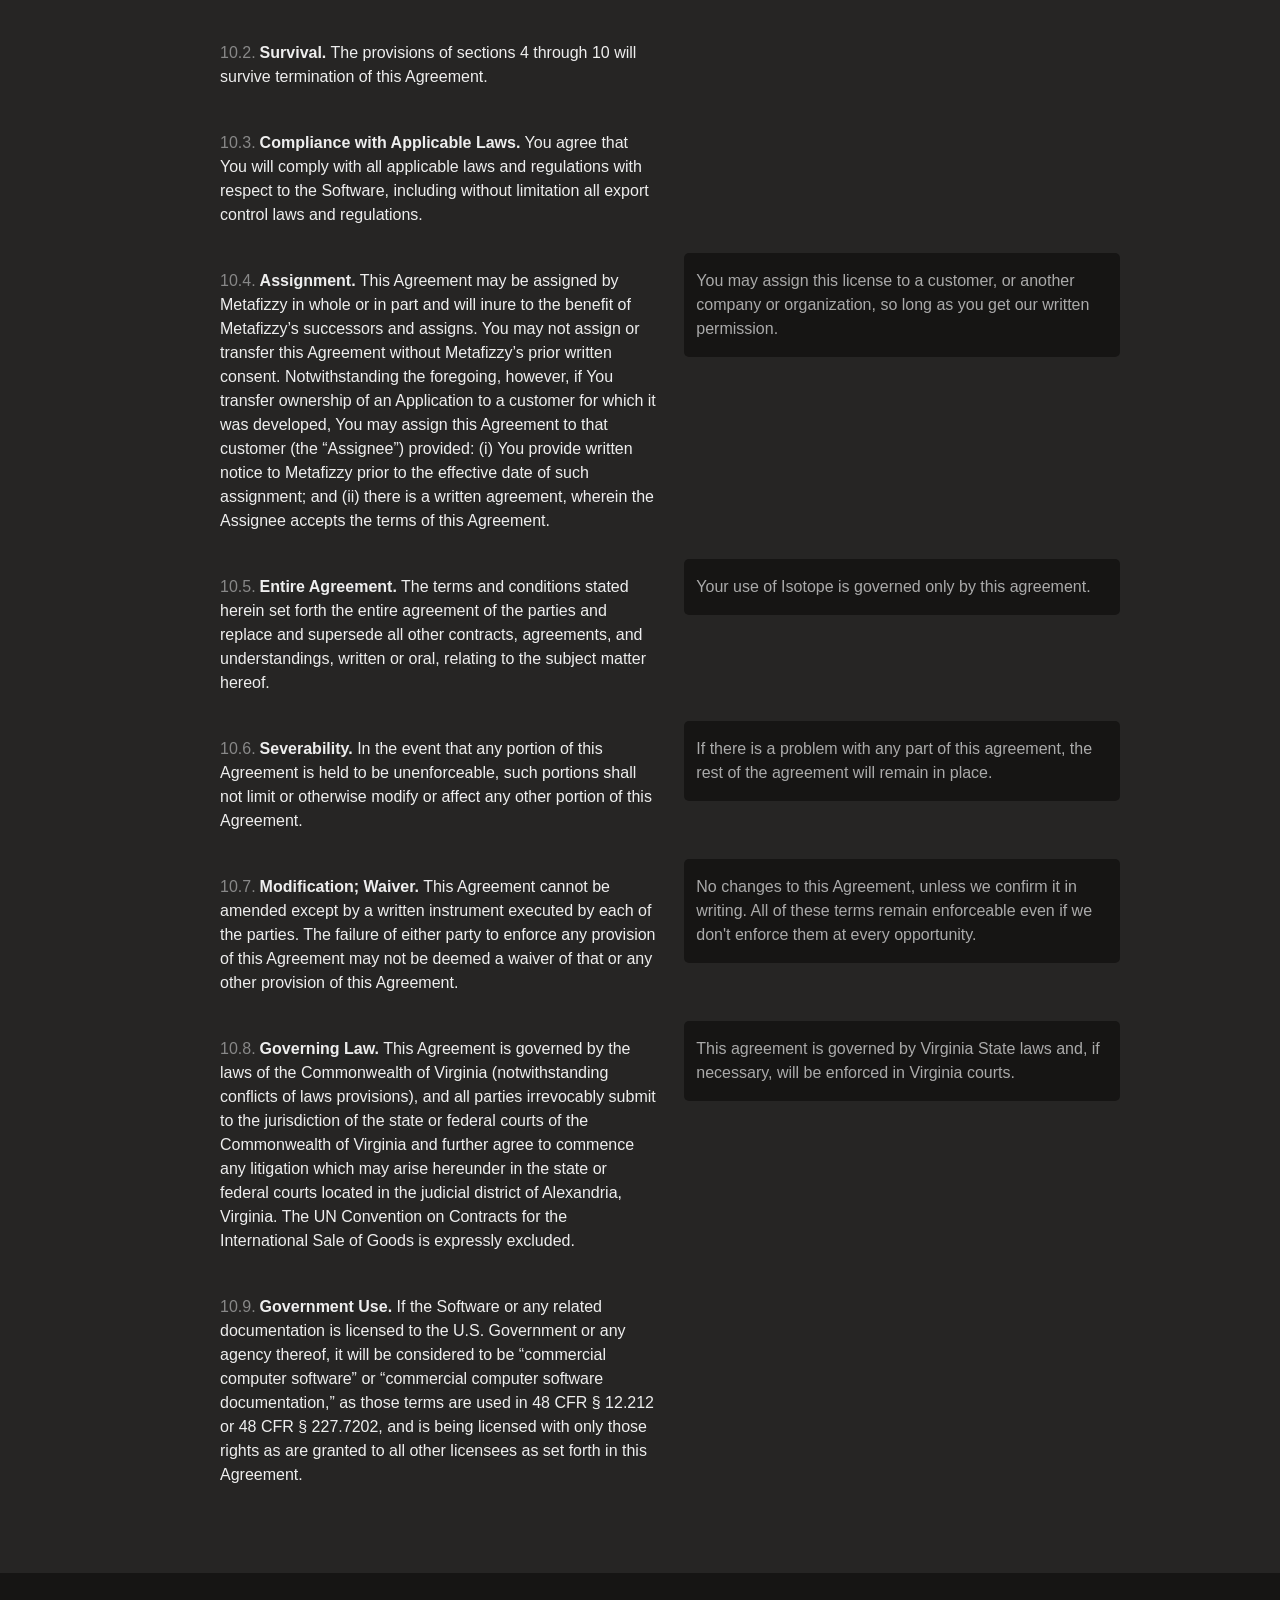
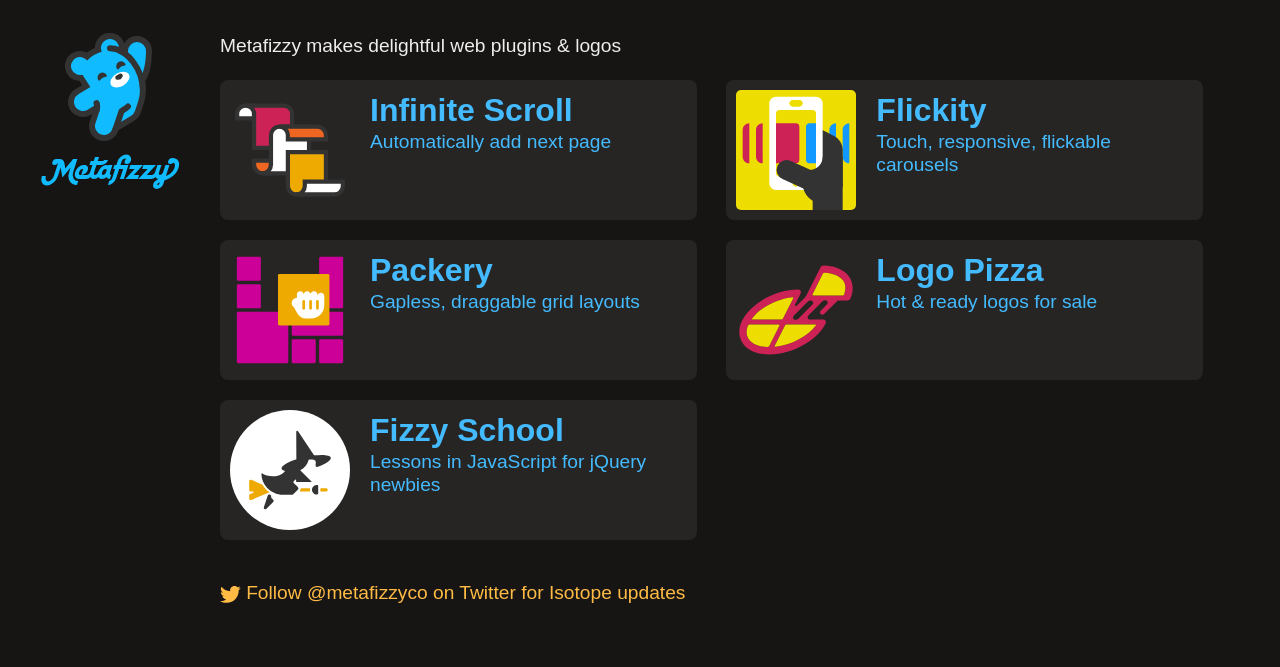
<file: isotope-docs/license.html>
<!doctype html>
<html class="export" lang="en">
<head>
  <meta charset="utf-8">
  <meta name="viewport" content="width=device-width">
  <meta name="description" content="Filter &amp; sort magical layouts">

  <title>Isotope &#xB7; License</title>

    <!-- Isotope does not require any CSS files -->
    <link rel="stylesheet" href="css/isotope-docs.css?6" media="screen">

  <meta name="twitter:card" content="summary">
  <meta name="twitter:site" content="@metafizzyco">
  <meta name="twitter:url" content="https://isotope.metafizzy.co/license.html">
  <meta name="twitter:title" content="Isotope License">
  <meta name="twitter:description" content="Filter &amp; sort magical layouts">

</head>
<body class="page--license">


  <div class="nav">
    <h1 class="nav__title"><a href=".">Isotope</a></h1>
  
    <ol class="site-nav">
      <li class="site-nav__item site-nav__item--filtering">
        <a class="site-nav__item__link" href="filtering.html">Filtering</a></li>
      <li class="site-nav__item site-nav__item--sorting">
        <a class="site-nav__item__link" href="sorting.html">Sorting</a></li>
      <li class="site-nav__item site-nav__item--layout ">
        <a class="site-nav__item__link" href="layout.html">Layout</a>
      </li>
      <li class="site-nav__item site-nav__item--layout-modes sub-nav-parent">
        <a class="site-nav__item__link" href="layout-modes.html">Layout modes</a>
        <ul class="sub-nav">
            <li class="sub-nav__item sub-nav__item--masonry">
              <a class="sub-nav__item__link" href="layout-modes/masonry.html">masonry</a></li>
            <li class="sub-nav__item sub-nav__item--fitrows">
              <a class="sub-nav__item__link" href="layout-modes/fitrows.html">fitRows</a></li>
            <li class="sub-nav__item sub-nav__item--vertical">
              <a class="sub-nav__item__link" href="layout-modes/vertical.html">vertical</a></li>
            <li class="sub-nav__item sub-nav__item--packery">
              <a class="sub-nav__item__link" href="layout-modes/packery.html">packery</a></li>
            <li class="sub-nav__item sub-nav__item--cellsbyrow">
              <a class="sub-nav__item__link" href="layout-modes/cellsbyrow.html">cellsByRow</a></li>
            <li class="sub-nav__item sub-nav__item--masonryhorizontal">
              <a class="sub-nav__item__link" href="layout-modes/masonryhorizontal.html">masonryHorizontal</a></li>
            <li class="sub-nav__item sub-nav__item--fitcolumns">
              <a class="sub-nav__item__link" href="layout-modes/fitcolumns.html">fitColumns</a></li>
            <li class="sub-nav__item sub-nav__item--cellsbycolumn">
              <a class="sub-nav__item__link" href="layout-modes/cellsbycolumn.html">cellsByColumn</a></li>
            <li class="sub-nav__item sub-nav__item--horiz">
              <a class="sub-nav__item__link" href="layout-modes/horiz.html">horiz</a></li>
        </ul>
      </li>
      <li class="site-nav__item site-nav__item--options">
        <a class="site-nav__item__link" href="options.html">Options</a></li>
      <li class="site-nav__item site-nav__item--methods">
        <a class="site-nav__item__link" href="methods.html">Methods</a></li>
      <li class="site-nav__item site-nav__item--events">
        <a class="site-nav__item__link" href="events.html">Events</a></li>
      <li class="site-nav__item site-nav__item--extras">
        <a class="site-nav__item__link" href="extras.html">Extras</a></li>
      <li class="site-nav__item site-nav__item--license">
        <a class="site-nav__item__link" href="license.html">License</a></li>
      <li class="site-nav__item site-nav__item--faq">
        <a class="site-nav__item__link" href="faq.html">FAQ</a></li>
    </ol>
  
    <ul class="page-nav" data-js="page-nav">
<li class="page-nav__item page-nav__item--h2"><a href="#isotope-licenses">Isotope licenses</a></li>
<li class="page-nav__item page-nav__item--h3"><a href="#open-source-license">Open source license</a></li>
<li class="page-nav__item page-nav__item--h3"><a href="#commercial-license">Commercial license</a></li>
<li class="page-nav__item page-nav__item--h3"><a href="#purchasing-a-commercial-license">Purchasing a commercial license</a></li>
<li class="page-nav__item page-nav__item--h3"><a href="#commercial-oem-license">Commercial OEM license</a></li>
<li class="page-nav__item page-nav__item--h2"><a href="#isotope-commercial-license-agreement">Isotope Commercial License&#xA0;Agreement</a></li>
<li class="page-nav__item page-nav__item--h3"><a href="#definitions">Definitions</a></li>
<li class="page-nav__item page-nav__item--h3"><a href="#commercial-license-grant">Commercial license grant</a></li>
<li class="page-nav__item page-nav__item--h3"><a href="#ownership">Ownership</a></li>
<li class="page-nav__item page-nav__item--h3"><a href="#prohibited-uses">Prohibited Uses</a></li>
<li class="page-nav__item page-nav__item--h3"><a href="#termination">Termination</a></li>
<li class="page-nav__item page-nav__item--h3"><a href="#disclaimer-of-warranties">Disclaimer of Warranties</a></li>
<li class="page-nav__item page-nav__item--h3"><a href="#limitation-of-liabilities">Limitation of Liabilities</a></li>
<li class="page-nav__item page-nav__item--h3"><a href="#indemnification">Indemnification</a></li>
<li class="page-nav__item page-nav__item--h3"><a href="#payment-and-taxes">Payment and Taxes</a></li>
<li class="page-nav__item page-nav__item--h3"><a href="#miscellaneous">Miscellaneous</a></li>
</ul>
  </div>


  <div id="content" class="main">
    <div class="container">
        <h1>License</h1>


<h2 id="isotope-licenses">Isotope licenses</h2>

<p>Isotope has three kinds of licenses: open-source, commercial, and OEM.</p>


<h3 id="open-source-license">Open source license</h3>

<p>The open source license is designed for you to use Isotope to build open source and personal projects. The Isotope open source license is <a href="https://www.gnu.org/licenses/gpl-3.0.html">GPLv3</a>. The GPLv3 has many terms, but the most important is how <a href="https://www.gnu.org/licenses/gpl-3.0.html#section5">it is <em>sticky</em> when you distribute your work publicly</a>. From the <a href="https://www.gnu.org/licenses/gpl-faq.html#GPLRequireSourcePostedPublic">GPL FAQ</a>:</p>

<blockquote>
  <p>If you release the modified version to the public in some way, the GPL requires you to make the modified source code available to the program&apos;s users, under the GPL.</p>
</blockquote>

<p>Releasing your project that uses Isotope under the GPLv3, in turn, requires your project to be licensed under the GPLv3. If you are okay with this, feel free to use Isotope under the GPLv3, without purchasing a commercial license.</p>


<h3 id="commercial-license">Commercial license</h3>

<p>The commercial license is designed to for you to use Isotope in commercial products and applications, without the provisions of the GPLv3. With the commercial license, your code is kept propietary, to yourself. If you want to use Isotope to develop commercial sites, themes, projects, and applications, the commercial license is the appropriate license.</p>


<h3 id="purchasing-a-commercial-license">Purchasing a commercial license</h3>

<p>Purchasing takes a minute. Our purchasing form accepts credit cards or PayPal. Once purchased, you&#x2019;ll receive a commercial license PDF and you will be all set to use Isotope in your commercial applications. With the purchase of a commercial license:</p>

<ul>
  <li>You may use Isotope in as many commercial applications you like.</li>
  <li>You may use Isotope in your own commercial applications and products. For example: premium WordPress, Tumblr, or other CMS themes, plugins and templates.</li>
  <li>Customers and users of your products do not need to purchase their own license &#x2014; so long as they are not developing their own commercial products with Isotope.</li>
</ul>

<p>Commercial Licenses are priced per team member. A team member is someone on your team working on a project that uses Isotope.</p>

<div class="duo">
  <div class="duo__cell duo__cell--license-option">
    <p>The <strong>Isotope Commercial Developer License</strong> is for individual developers. Each individual developer or team member needs to purchase a separate license.</p>
  </div>
  <div class="duo__cell">
      <a class="buy-button" href="https://gum.co/isotope-dev">
        <span class="buy-button__project">Isotope Commercial</span>
        <span class="buy-button__title">Developer</span>
        <span class="buy-button__license">License</span>
        <span class="buy-button__for">for 1 developer</span>
        <span class="buy-button__price">
          <span class="buy-button__price__dollar">$</span><span class="buy-button__price__value">25</span>
        </span>
      </a>
  </div>
</div>

<div class="duo">
  <div class="duo__cell duo__cell--license-option">
    <p>The <strong>Isotope Commercial Team License</strong> is for up to 8 team members.</p>
  </div>
  <div class="duo__cell">
      <a class="buy-button" href="https://gum.co/isotope-team">
        <span class="buy-button__project">Isotope Commercial</span>
        <span class="buy-button__title">Team</span>
        <span class="buy-button__license">License</span>
        <span class="buy-button__for">for up to 8 developers</span>
        <span class="buy-button__price">
          <span class="buy-button__price__dollar">$</span><span class="buy-button__price__value">110</span>
        </span>
      </a>
  </div>
</div>

<div class="duo">
  <div class="duo__cell duo__cell--license-option">
    <p>The <strong>Isotope Commercial Organization License</strong> is for an unlimited number of team members. This license covers the entire team no matter how many people are working on it.</p>
  </div>
  <div class="duo__cell">
      <a class="buy-button" href="https://gum.co/isotope-org">
        <span class="buy-button__project">Isotope Commercial</span>
        <span class="buy-button__title">Organization</span>
        <span class="buy-button__license">License</span>
        <span class="buy-button__for">for Unlimited developers</span>
        <span class="buy-button__price">
          <span class="buy-button__price__dollar">$</span><span class="buy-button__price__value">320</span>
        </span>
      </a>
  </div>
</div>

<p>Read the <a href="#isotope-commercial-license-agreement">Isotope Commercial License Agreement</a> below for complete terms and details.</p>

<p>For any questions about licensing, contact us <a href="mailto:licensing@metafizzy.co">licensing@metafizzy.co</a>.</p>


<h3 id="commercial-oem-license">Commercial OEM license</h3>

<p>If you want to include Isotope as part of a commercial interface builder, SDK, or toolkit, choose the Commercial OEM license. Commercial OEM licenses are customized for each customer. Contact <a href="mailto:licensing@metafizzy.co">licensing@metafizzy.co</a>.</p>


<div class="commercial-license-agreement" data-js="commercial-license-agreement">

  <h2 id="isotope-commercial-license-agreement">Isotope Commercial License&#xA0;Agreement</h2>

  <div class="call-out call-out--chill">
    <p>Below are the official Isotope Commercial License terms, as well as a <em>plain English</em> summary of the terms. These summaries are provided for your convenience, but are not binding; your use of Isotope is governed by the full license terms.</p>
  </div>

  <p>Select Commercial License.</p>

  <div class="button-group button-row">
    <button class="button button--developer is-selected" data-license-option="developer">Developer</button>
    <button class="button button--team" data-license-option="team">Team</button>
    <button class="button button--organization" data-license-option="organization">Organization</button>
  </div>

  <div class="duo duo--legal duo--legal--first">
    <div class="duo__cell duo--legal__official">
      <p id="agreement-p1">This Software License Agreement (the &#x201C;<strong>Agreement</strong>&#x201D;) is between Metafizzy LLC (&#x201C;<strong>Metafizzy</strong>&#x201D;) and <strong>You</strong> (including your agents and affiliates), a commercial licensee of Metafizzy&apos;s software. If you have not purchased a Isotope commercial license from Metafizzy, these terms do not apply to you, and your use of the Metafizzy software is instead governed by the <a href="https://www.gnu.org/licenses/gpl-3.0.html">GNU General Public License, version 3</a>.</p>
    </div>
    <div class="duo__cell duo--legal__plain">
      <p>Purchasing a Isotope Commercial <span data-license-property="title"></span> License applies this Agreement to you. Otherwise, you may use Isotope under the GPLv3.</p>
    </div>
  </div>

  <h3 id="definitions">Definitions</h3>

  <ol class="cla__definitions-list">
    <li>&#x201C;<strong>Application</strong>&#x201D; means any software, application, or elements that Your Licensed Developers develop using the Software or Modifications in accordance with this Agreement.</li>
    <li>&#x201C;<strong>End User</strong>&#x201D; means an end user of Your Application who acquires a license to such solely for their own use and not for distribution, resale, user interface design, or software development purposes.</li>
    <li>&#x201C;<strong>Licensed Developer</strong>&#x201D; shall mean an individual person permitted to use the Software and make Modifications for your Applications, whether such person is Your employee or a consultant or contractor providing services to You. </li>
    <li>&#x201C;<strong>Modification</strong>&#x201D; means any revision, adaptation, or derivative of the Software produced by You.</li>
    <li>The &#x201C;<strong>Software</strong>&#x201D; means Isotope version 3.</li>
  </ol>

  <h3 id="commercial-license-grant">Commercial license grant</h3>

  <div class="duo duo--legal duo--legal--first">
    <div class="duo__cell duo--legal__official">
      <p id="grant-p1" class="cla__part">Subject to the terms of this Agreement, Metafizzy grants to You a revocable, non-exclusive, non-transferable license: (i) for <span data-license-property="for-official">one (1) Licensed Developer</span> to use the Software to create Modifications and Applications; (ii) for You to distribute the Software and/or Modifications to an unlimited number of End Users solely as integrated into the Applications; and (iii) for End Users to use the Software as incorporated into Your Applications in accordance with the terms of this Agreement.</p>
    </div>
    <div class="duo__cell duo--legal__plain">
      <p>This license grants you <span data-license-property="for-plain">one individual Developer</span> to use Isotope for an unlimited amount of Applications. It is not exclusive &#x2014; others companies and developers can use Isotope &#x2014; and is non-transferable &#x2014; you cannot transfer this license to another company.</p>
    </div>
  </div>

  <div class="duo duo--legal">
    <div class="duo__cell duo--legal__official">
      <p id="grant-p2" class="cla__part">You are entitled to receive all updates to the major version of the Software licensed by you, as well as any later version of the Software that Metafizzy, in writing, explicitly authorizes you to use. (For illustration purposes only, if you purchased a license for version 3.0, this licenses authorizes you to use version 3.9, but not 4.0.) Metafizzy makes no representation that any update will be compatible with your Application.</p>
    </div>
    <div class="duo__cell duo--legal__plain">
      <p>You can use this license with Isotope versions 3.x.x, as well as later versions if we authorize. Later versions of Isotope may not be compatible with your Application.</p>
    </div>
  </div>

  <h3 id="ownership">Ownership</h3>

  <div class="duo duo--legal duo--legal--first">
    <div class="duo__cell duo--legal__official">
      <p id="ownership-p1" class="cla__part">This is a license agreement and not an agreement for sale. Metafizzy reserves ownership of all intellectual property rights inherent in or relating to the Software and corresponding source code, which include all copyright, patent rights, all rights in relation to registered and unregistered trademarks (including service marks), confidential information (including trade secrets and know-how) and all rights other than those expressly granted by this Agreement.</p>
    </div>
    <div class="duo__cell duo--legal__plain">
      <p>This license is for use of Isotope, not ownership of its intellectual property. Metafizzy continues to own Isotope.</p>
    </div>
  </div>

  <div class="duo duo--legal">
    <div class="duo__cell duo--legal__official">
      <p id="ownership-p2" class="cla__part">You must not remove, obscure or interfere with any copyright, acknowledgment, attribution, trademark, warning or disclaimer statement affixed to, incorporated in or otherwise applied in connection with the Software. Notwithstanding the above, you are permitted to produce, use, and distribute compressed or &#x201C;minified&#x201D; copies of the Software that do not bear the notices contained in the Software&#x2019;s source code, so long as you otherwise comply with the terms of this license.</p>
    </div>
    <div class="duo__cell duo--legal__plain">
      <p>When you distribute your work with Isotope, do not remove or change any disclaimers from the source files. You can however minify the source files, which may remove or change the disclaimers.</p>
    </div>
  </div>

  <h3 id="prohibited-uses">Prohibited Uses</h3>

  <div class="duo duo--legal duo--legal--first">
    <div class="duo__cell duo--legal__official">
      <p id="prohibited-p1" class="cla__part">Your Application must have substantially different functionality than, and must not compete directly with, the Software.</p>
    </div>
    <div class="duo__cell duo--legal__plain">
      <p>You cannot create something very similar to Isotope, like a super-Isotope. Make something unique.</p>
    </div>
  </div>

  <div class="duo duo--legal">
    <div class="duo__cell duo--legal__official">
      <p id="prohibited-p2" class="cla__part">You may not distribute the Software or Modifications except as included within Your Application.</p> 
      <p id="prohibited-p3" class="cla__part">If You produce an Application for a customer, You are responsible for ensuring that your customer does not make use of the Software except with Applications licensed herein.</p>
    </div>
    <div class="duo__cell duo--legal__plain">
      <p>Do not re-package Isotope unless it&#x2019;s part of your Application.</p>
      <p>Likewise, your customer should be using Isotope as part of your Application.</p>
    </div>
  </div>

  <div class="duo duo--legal">
    <div class="duo__cell duo--legal__official">
      <p id="prohibited-p4" class="cla__part">Your Application must not enable End Users to produce separate applications that incorporate the Software or Modifications. For example, if Your Application is a development toolkit or library, an application builder, a website builder that can be used to incorporate the Software into a new Application, You must obtain a separate OEM license from Metafizzy.</p>
    </div>
    <div class="duo__cell duo--legal__plain">
      <p>You need to purchase a Commercial OEM License if you are creating an interface builder, SDK, or something that produces copies that each use Isotope.</p>
    </div>
  </div>

  <h3 id="termination">Termination</h3>

  <div class="duo duo--legal  duo--legal--first">
    <div class="duo__cell duo--legal__official">
      <p id="termination-p1" class="cla__part">This Agreement and the license granted hereunder shall continue until terminated in accordance with this Section. Unless otherwise specified in this Agreement, the license shall last as long as Your use of the Software is in compliance with the terms herein. </p>
    </div>
    <div class="duo__cell duo--legal__plain">
      <p>This Agreement applies for as long as you use Isotope.</p>
    </div>
  </div>

  <div class="duo duo--legal">
    <div class="duo__cell duo--legal__official">
      <p id="termination-p2" class="cla__part">Metafizzy shall have the right to terminate this Agreement and the license granted hereunder immediately if You breach any of the material terms of this Agreement, and You fail to cure such material breach within thirty (30) days of receipt of notice from Metafizzy. Upon termination of this Agreement, all licenses granted to You in this Agreement shall terminate automatically and You shall immediately cease use and distribution of the Software.</p>
    </div>
    <div class="duo__cell duo--legal__plain">
      <p>We can end this Agreement if you breach any terms, and do not resolve the breach after 30 days after notice from Metafizzy. After termination, you must stop using and distributing Isotope.</p>
    </div>
  </div>

  <div class="duo duo--legal">
    <div class="duo__cell duo--legal__official">
      <p id="termination-p3" class="cla__part">Upon termination of this Agreement, You must cease all use of the Software. If, prior to your breach of this Agreement, you delivered Applications incorporating the Software to Your End Users, those End Users&#x2019; licenses shall survive termination.</p>
    </div>
    <div class="duo__cell duo--legal__plain">
      <p>After termination, your end users may continue to use Isotope in products that have already been distributed to them.</p>
    </div>
  </div>

  <h3 id="disclaimer-of-warranties">Disclaimer of Warranties</h3>

  <div class="duo duo--legal duo--legal--first">
    <div class="duo__cell duo--legal__official">
      <p class="cla__part">TO THE EXTENT PERMITTED BY LAW, METAFIZZY DISCLAIMS ALL WARRANTIES AND CONDITIONS, EITHER EXPRESS OR IMPLIED, INCLUDING, BUT NOT LIMITED TO, IMPLIED WARRANTIES OF MERCHANTABILITY, FITNESS FOR A PARTICULAR PURPOSE, TITLE AND NON-INFRINGEMENT, WITH REGARD TO THE SOFTWARE. WE DO NOT GUARANTEE THAT THE OPERATION OF THE SOFTWARE OR YOUR APPLICATION WILL BE UNINTERRUPTED OR ERROR-FREE, AND YOU ACKNOWLEDGE THAT IT IS NOT TECHNICALLY PRACTICABLE FOR US TO DO SO.</p>
    </div>
    <div class="duo__cell duo--legal__plain">
      <p>We do not claim any warranties or guarantees with using Isotope. There may be bugs.</p>
    </div>
  </div>

  <h3 id="limitation-of-liabilities">Limitation of Liabilities</h3>

  <div class="duo duo--legal duo--legal--first">
    <div class="duo__cell duo--legal__official">
      <p class="cla__part">TO THE EXTENT PERMITTED BY LAW, IN NO EVENT SHALL METAFIZZY BE LIABLE UNDER ANY LEGAL OR EQUITABLE THEORY FOR ANY SPECIAL, INCIDENTAL, INDIRECT OR CONSEQUENTIAL DAMAGES WHATSOEVER (INCLUDING, WITHOUT LIMITATION, DAMAGES FOR LOSS OF BUSINESS PROFITS, BUSINESS INTERRUPTION, LOSS OF BUSINESS INFORMATION, OR ANY OTHER PECUNIARY LAW) ARISING OUT OF THE USE OF OR INABILITY TO USE THE SOFTWARE OR THE CODE IT PRODUCES OR ANY OTHER SUBJECT MATTER RELATING TO THIS AGREEMENT, EVEN IF METAFIZZY HAS BEEN ADVISED OF THE POSSIBILITY OF SUCH DAMAGES. IN ANY CASE, METAFIZZY&#x2019;S ENTIRE LIABILITY WITH RESPECT TO ANY SUBJECT MATTER RELATING TO THIS AGREEMENT SHALL BE LIMITED TO THE GREATER OF: (I) THE AMOUNT ACTUALLY PAID BY YOU FOR THE LICENSE, OR (II) FIVE HUNDRED DOLLARS ($500).</p>
    </div>
    <div class="duo__cell duo--legal__plain">
      <p>We aren&#x2019;t liable if your business is harmed or you lose money as
  result of using Isotope.</p>
    </div>
  </div>

  <h3 id="indemnification">Indemnification</h3>

  <div class="duo duo--legal duo--legal--first">
    <div class="duo__cell duo--legal__official">
      <p class="cla__part">While redistributing the Software or Modifications thereof as part of Your Application, You may choose to offer acceptance of support, warranty, indemnity, or other liability obligations and/or rights consistent with this Agreement. However, in accepting such obligations, You may act only on Your own behalf and on Your sole responsibility, and not on Metafizzy&#x2019;s behalf. </p>
    </div>
    <div class="duo__cell duo--legal__plain">
      <p>While distributing Isotope to your end users, you can offer them support for Isotope, but only on your own behalf. That is your responsibility and not ours.</p>
    </div>
  </div>

  <div class="duo duo--legal">
    <div class="duo__cell duo--legal__official">
      <p class="cla__part">You agree to indemnify, hold harmless, and defend Metafizzy and its owners, officers, agents, and affiliates from and against any and all claims, lawsuits and proceedings (collectively &#x201C;Claims&#x201D;), and all expenses, costs (including attorney&apos;s fees), judgments, damages and other liabilities resulting from such Claims, that arise or result from: (i) Your use of the Software in violation of this Agreement; (ii) the use or distribution of Your Application, except to the extent such claim is based solely on the inclusion of the Software therein; (iii) Your Modification of the Software&#x2019;s source code; or (iv) Your accepting support, warranty, indemnity, or additional liability as described in Section 8.1.</p>
    </div>
    <div class="duo__cell duo--legal__plain">
      <p>If someone sues Metafizzy as a result of your use of Isotope, you are responsible for any resulting cost to Metafizzy.</p>
    </div>
  </div>

  <h3 id="payment-and-taxes">Payment and Taxes</h3>

  <div class="duo duo--legal duo--legal--first">
    <div class="duo__cell duo--legal__official">
      <p class="cla__part">All payments under this Agreement are due to Metafizzy upon Your purchase of a license to the Software.</p>
    </div>
    <div class="duo__cell duo--legal__plain">
    </div>
  </div>

  <div class="duo duo--legal">
    <div class="duo__cell duo--legal__official">
      <p class="cla__part">Each party shall be responsible for all taxes (including, but not limited to, taxes based upon its income) or levies imposed on it under applicable laws, regulations and tax treaties as a result of this Agreement and any payments made hereunder (including those required to be withheld or deducted from payments); provided that You shall be responsible for any value added tax, use tax, sales tax, or similar tax,  and shall pay or reimburse Metafizzy for the same upon invoice. Each party shall furnish evidence of such paid taxes as is sufficient to enable the other party to obtain any credits available to it, including original tax withholding certificates.</p>
    </div>
    <div class="duo__cell duo--legal__plain">
      <p>We are each responsible for any taxes that we owe as a result of this agreement.</p>
    </div>
  </div>

  <h3 id="miscellaneous">Miscellaneous</h3>

  <div class="duo duo--legal duo--legal--first">
    <div class="duo__cell duo--legal__official">
      <p class="cla__part"><strong>Software Updates and Upgrades.</strong> The license granted herein applies only to the version of the Software available when purchased in connection with the terms of this Agreement, and to any updates and/or upgrades to which You may be entitled. Any previous or subsequent license granted to You for use of the Software shall be governed by the terms and conditions of the agreement entered in connection with purchase or download of that version of the Software.</p>
    </div>
    <div class="duo__cell duo--legal__plain">
      <p>This license applies to Isotope v3. Previous licenses still apply if you have used a previous version with a different license.</p>
    </div>
  </div>

  <div class="duo duo--legal">
    <div class="duo__cell duo--legal__official">
      <p class="cla__part"><strong>Survival.</strong> The provisions of sections 4 through 10 will survive termination of this Agreement.</p>
    </div>
    <div class="duo__cell duo--legal__plain">
    </div>
  </div>

  <div class="duo duo--legal">
    <div class="duo__cell duo--legal__official">
      <p class="cla__part"><strong>Compliance with Applicable Laws.</strong> You agree that You will comply with all applicable laws and regulations with respect to the Software, including without limitation all export control laws and regulations.</p>
    </div>
    <div class="duo__cell duo--legal__plain">
    </div>
  </div>

  <div class="duo duo--legal">
    <div class="duo__cell duo--legal__official">
      <p class="cla__part"><strong>Assignment.</strong> This Agreement may be assigned by Metafizzy in whole or in part and will inure to the benefit of Metafizzy&#x2019;s successors and assigns. You may not assign or transfer this Agreement without Metafizzy&#x2019;s prior written consent. Notwithstanding the foregoing, however, if You transfer ownership of an Application to a customer for which it was developed, You may assign this Agreement to that customer (the &#x201C;Assignee&#x201D;) provided: (i) You provide written notice to Metafizzy prior to the effective date of such assignment; and (ii) there is a written agreement, wherein the Assignee accepts the terms of this Agreement.</p>
    </div>
    <div class="duo__cell duo--legal__plain">
      <p>You may assign this license to a customer, or another company or organization, so long as you get our written permission.</p>
    </div>
  </div>

  <div class="duo duo--legal">
    <div class="duo__cell duo--legal__official">
      <p class="cla__part"><strong>Entire Agreement.</strong> The terms and conditions stated herein set forth the entire agreement of the parties and replace and supersede all other contracts, agreements, and understandings, written or oral, relating to the subject matter hereof.</p>
    </div>
    <div class="duo__cell duo--legal__plain">
      <p>Your use of Isotope is governed only by this agreement.</p>
    </div>
  </div>

  <div class="duo duo--legal">
    <div class="duo__cell duo--legal__official">
      <p class="cla__part"><strong>Severability.</strong> In the event that any portion of this Agreement is held to be unenforceable, such portions shall not limit or otherwise modify or affect any other portion of this Agreement.</p>
    </div>
    <div class="duo__cell duo--legal__plain">
      <p>If there is a problem with any part of this agreement, the rest of the agreement will remain in place.</p>
    </div>
  </div>

  <div class="duo duo--legal">
    <div class="duo__cell duo--legal__official">
      <p class="cla__part"><strong>Modification; Waiver.</strong> This Agreement cannot be amended except by a written instrument executed by each of the parties. The failure of either party to enforce any provision of this Agreement may not be deemed a waiver of that or any other provision of this Agreement.</p>
    </div>
    <div class="duo__cell duo--legal__plain">
      <p>No changes to this Agreement, unless we confirm it in writing. All of these terms remain enforceable even if we don&apos;t enforce them at every opportunity.</p>
    </div>
  </div>

  <div class="duo duo--legal">
    <div class="duo__cell duo--legal__official">
      <p class="cla__part"><strong>Governing Law.</strong> This Agreement is governed by the laws of the Commonwealth of Virginia (notwithstanding conflicts of laws provisions), and all parties irrevocably submit to the jurisdiction of the state or federal courts of the Commonwealth of Virginia and further agree to commence any litigation which may arise hereunder in the state or federal courts located in the judicial district of Alexandria, Virginia. The UN Convention on Contracts for the International Sale of Goods is expressly excluded.</p>
    </div>
    <div class="duo__cell duo--legal__plain">
      <p>This agreement is governed by Virginia State laws and, if necessary, will be enforced in Virginia courts.</p>
    </div>
  </div>

  <div class="duo duo--legal">
    <div class="duo__cell duo--legal__official">
      <p class="cla__part"><strong>Government Use.</strong> If the Software or any related documentation is licensed to the U.S. Government or any agency thereof, it will be considered to be &#x201C;commercial computer software&#x201D; or &#x201C;commercial computer software documentation,&#x201D; as those terms are used in 48 CFR &#xA7; 12.212 or 48 CFR &#xA7; 227.7202, and is being licensed with only those rights as are granted to all other licensees as set forth in this Agreement.</p>
    </div>
    <div class="duo__cell duo--legal__plain">
    </div>
  </div>

</div> 

    </div>
  </div>

  <footer class="site-footer">
  
    <div class="container">
  
      <p class="site-footer__copy">Metafizzy makes delightful web plugins &amp; logos</p>
  
      <div class="showcase">
      
        <ul class="showcase-item-list">
      
            <li class="showcase-item">
              <a class="showcase-item__link" href="https://infinite-scroll.com">
                <div class="showcase-item__image">
                    <svg class="infinite-scroll-illo" xmlns="http://www.w3.org/2000/svg" viewbox="0 0 520 520" width="200" height="200">
                      <path class="infinite-scroll-illo__page infinite-scroll-illo__page--back" d="M90,110H10V90c0-22,18-40,40-40h40V110z"/>
                      <path class="infinite-scroll-illo__page infinite-scroll-illo__page--front1" d="M270,90L270,90c0-22-18-40-40-40h0H50h0c22,0,40,18,40,40v0v0v160h180V90z"/>
                      <path class="infinite-scroll-illo__page infinite-scroll-illo__page--front2" d="M170,330v-20H90v20v0c0,22,18,40,40,40h0h40V330z"/>
                      <path class="infinite-scroll-illo__page infinite-scroll-illo__page--back" d="M350,150H210c-22,0-40,18-40,40v140v0c0,22-18,40-40,40h0h220V150z"/>
                      <path class="infinite-scroll-illo__page infinite-scroll-illo__page--front3" d="M430,470V270H250v160c0,22,18,40,40,40H430z"/>
                      <path class="infinite-scroll-illo__page infinite-scroll-illo__page--front2" d="M250,190v20h180v-20c0-22-18-40-40-40H210h0C232,150,250,168,250,190L250,190z"/>
                      <path class="infinite-scroll-illo__page infinite-scroll-illo__page--back" d="M330,410v20v0c0,22-18,40-40,40h0h180c22,0,40-18,40-40v-20H330z"/>
                    </svg>
                </div>
                <div class="showcase-item__text">
                  <h3 class="showcase-item__title">Infinite Scroll</h3>
                  <p class="showcase-item__description">Automatically add next page</p>
                </div>
              </a>
            </li>
      
            <li class="showcase-item">
              <a class="showcase-item__link" href="https://flickity.metafizzy.co">
                <div class="showcase-item__image">
                    <svg class="flickity-illo" xmlns="http://www.w3.org/2000/svg" viewbox="0 0 360 360" width="100" height="100">
                      <path class="flickity-illo__color1" fill="#19F" d="M300 220L300 220c-11 0-20-9-20-20v-80c0-11 9-20 20-20h0V220z"/>
                      <path class="flickity-illo__color1" fill="#19F" d="M340 220L340 220c-11 0-20-9-20-20v-80c0-11 9-20 20-20h0V220z"/>
                      <path class="flickity-illo__color2" fill="#333" d="M320 290V180c0-18-10-35-27-43L240 110v180H320z"/>
                      <path class="flickity-illo__color3" fill="white" d="M240 300H120c-11 0-20-9-20-20V40c0-11 9-20 20-20h120c11 0 20 9 20 20v240C260 291 251 300 240 300z"/>
                      <path class="flickity-illo__color4" fill="#ED0" d="M230 260H130c-6 0-10-5-10-10V70c0-6 5-10 10-10h100c6 0 10 5 10 10v180 C240 256 236 260 230 260z"/>
                      <path class="flickity-illo__color2" fill="#333" d="M260 200h60v81c0 32-26 59-59 59h0c-34 0-61-27-61-61V240h20 C242 240 260 222 260 200L260 200z"/>
                      <path class="flickity-illo__color5" fill="#C25" d="M180 220h-60V100h60c6 0 10 5 10 10v100C190 216 186 220 180 220z"/>
                      <path class="flickity-illo__color1" fill="#19F" d="M240 220h-20c-6 0-10-5-10-10V110c0-6 5-10 10-10h20V220z"/>
                      <rect class="flickity-illo__color2" fill="#333" x="230" y="280" width="90" height="80"/>
                      <circle class="flickity-illo__color4" fill="#ED0" cx="180" cy="280" r="10"/>
                      <line class="flickity-illo__thumb" stroke="#333" stroke-width="60" stroke-linecap="round" x1="262" y1="290" x2="152" y2="240"/>
                      <path class="flickity-illo__color4" fill="#ED0" d="M190 50h-20c-6 0-10-5-10-10v0c0-6 5-10 10-10h20c6 0 10 5 10 10v0C200 46 196 50 190 50z"/>
                      <path class="flickity-illo__color5" fill="#C25" d="M80 220L80 220c-11 0-20-9-20-20v-80c0-11 9-20 20-20h0V220z"/>
                      <path class="flickity-illo__color5" fill="#C25" d="M40 220L40 220c-11 0-20-9-20-20v-80c0-11 9-20 20-20h0V220z"/>
                    </svg>
                </div>
                <div class="showcase-item__text">
                  <h3 class="showcase-item__title">Flickity</h3>
                  <p class="showcase-item__description">Touch, responsive, flickable carousels</p>
                </div>
              </a>
            </li>
      
            <li class="showcase-item">
              <a class="showcase-item__link" href="https://packery.metafizzy.co">
                <div class="showcase-item__image">
                    <svg class="packery-illo" xmlns="http://www.w3.org/2000/svg" viewbox="0 0 700 700" width="100" height="100">
                      <path class="packery-illo__item" fill="#C09" d="M172 180H48c-4 0-8-4-8-8V48c0-4 4-8 8-8h124c4 0 8 4 8 8v124C180 176 176 180 172 180z"/>
                      <path class="packery-illo__item" fill="#C09" d="M172 340H48c-4 0-8-4-8-8V208c0-4 4-8 8-8h124c4 0 8 4 8 8v124C180 336 176 340 172 340z"/>
                      <path class="packery-illo__item" fill="#C09" d="M492 660H368c-4 0-8-4-8-8V528c0-4 4-8 8-8h124c4 0 8 4 8 8v124C500 656 496 660 492 660z"/>
                      <path class="packery-illo__item" fill="#C09" d="M652 660H528c-4 0-8-4-8-8V528c0-4 4-8 8-8h124c4 0 8 4 8 8v124C660 656 656 660 652 660z"/>
                      <path class="packery-illo__item" fill="#C09" d="M652 500H368c-4 0-8-4-8-8V368c0-4 4-8 8-8h284c4 0 8 4 8 8v124C660 496 656 500 652 500z"/>
                      <path class="packery-illo__item" fill="#C09" d="M332 660H48c-4 0-8-4-8-8V368c0-4 4-8 8-8h284c4 0 8 4 8 8v284C340 656 336 660 332 660z"/>
                      <path class="packery-illo__item" fill="#C09" d="M652 340H528c-4 0-8-4-8-8V48c0-4 4-8 8-8h124c4 0 8 4 8 8v284C660 336 656 340 652 340z"/>
                      <path class="packery-illo__draggie" fill="#EA0" d="M572 440H288c-4 0-8-4-8-8V148c0-4 4-8 8-8h284c4 0 8 4 8 8v284C580 436 576 440 572 440z"/>
                      <g>
                        <path class="packery-illo__hand" fill="white" d="M530 250c-11 0-20 9-20 20v-10c0-11-9-20-20-20s-20 9-20 20c0-11-9-20-20-20s-20 9-20 20c0-11-9-20-20-20
                          s-20 9-20 20v20c-17 0-30 13-30 30c0 11 6 20 14 25l19 35c10 18 30 30 51 30h28
                          c43 0 78-35 78-78V270C550 259 541 250 530 250z"/>
                        <line class="packery-illo__hand-line" stroke="#EA0" fill="none" stroke-width="16" stroke-linecap="round" x1="430" y1="300" x2="430" y2="340"/>
                        <line class="packery-illo__hand-line" stroke="#EA0" fill="none" stroke-width="16" stroke-linecap="round" x1="470" y1="300" x2="470" y2="340"/>
                        <line class="packery-illo__hand-line" stroke="#EA0" fill="none" stroke-width="16" stroke-linecap="round" x1="510" y1="300" x2="510" y2="340"/>
                      </g>
                    </svg>
                </div>
                <div class="showcase-item__text">
                  <h3 class="showcase-item__title">Packery</h3>
                  <p class="showcase-item__description">Gapless, draggable grid layouts</p>
                </div>
              </a>
            </li>
      
            <li class="showcase-item">
              <a class="showcase-item__link" href="http://logo.pizza">
                <div class="showcase-item__image">
                    <svg class="logo-pizza-illo" xmlns="http://www.w3.org/2000/svg" viewbox="0 0 700 700" width="100" height="100">
                      <path class="logo-pizza-illo__outline" fill="#C25" d="M513 91c-9-0-17 5-21 12l-80 160c-3 5-6 10-11 15l-47 47
                        c-5 5-12-1-9-7l32-64c5-11-2-23-14-23h-0c-121 0-268 70-327 180
                        C-9 497 35 609 196 609c138 0 279-85 327-180v0c5-11-2-23-14-23h-77c-13 0-19-15-10-24
                        l81-81c5-5 11-8 18-8l0 0c13 0 19 15 10 24L494 354c-6 6-6 14 0 20c3 3 6 4 10 4
                        c4 0 7-1 10-4l80-80h53c9 0 17-5 21-13C707 190 656 97 513 91z M334 281l-59 117
                        c-2 5-7 8-13 8H97c-4 0-6-4-3-7c49-64 143-114 236-124C333 275 335 278 334 281z
                         M70 441c2-4 6-7 10-7h168c4 0 7 4 5 8l-59 118c-2 4-6 6-11 6
                        C106 565 38 521 70 441z M466 441c-49 64-143 114-236 124c-3 0-6-3-4-6l59-117
                        c2-5 7-8 13-8h166C466 434 468 438 466 441z M446 318l-81 81c-5 5-11 8-18 8l0 0
                        c-13 0-19-15-10-24l81-81c5-5 11-8 18-8l0 0C449 294 455 309 446 318z M447 258L506 139
                        c2-4 6-7 11-6c101 7 140 60 114 126c-2 4-6 7-10 7H452C448 266 445 262 447 258z"/>
                      <path class="logo-pizza-illo__slice" fill="#ED0" d="M334 281l-59 117c-2 5-7 8-13 8H97c-4 0-6-4-3-7
                        c49-64 143-114 236-124C333 275 335 278 334 281z"/>
                      <path class="logo-pizza-illo__slice" fill="#ED0" d="M70 441c2-4 6-7 10-7h168c4 0 7 4 5 8l-59 118c-2 4-6 6-11 6
                        C106 565 38 521 70 441z"/>
                      <path class="logo-pizza-illo__slice" fill="#ED0" d="M466 441c-49 64-143 114-236 124c-3 0-6-3-4-6l59-117
                        c2-5 7-8 13-8h166C466 434 468 438 466 441z"/>
                      <path class="logo-pizza-illo__slice" fill="#ED0" d="M447 258L506 139c2-4 6-7 11-6c101 7 140 60 114 126c-2 4-6 7-10 7H452
                        C448 266 445 262 447 258z"/>
                    </svg>
                </div>
                <div class="showcase-item__text">
                  <h3 class="showcase-item__title">Logo Pizza</h3>
                  <p class="showcase-item__description">Hot &amp; ready logos for sale</p>
                </div>
              </a>
            </li>
      
            <li class="showcase-item">
              <a class="showcase-item__link" href="http://fizzy.school">
                <div class="showcase-item__image">
                    <svg class="witchie-logo" xmlns="http://www.w3.org/2000/svg" viewbox="0 0 1000 1000" width="200" height="200">
                      <circle class="witchie-logo__moon" fill="white" cx="500" cy="500" r="500"/>
                      <path class="witchie-logo__broom" fill="#EA0" d="M582 675a35 35 0 0 0 8-20 3 3 0 0 1 3-2h71a3 3 0 0 1 3 3 59 59 0 0 0 0 20 3 3 0 0 1-3 3h-79A3 3 0 0 1 582 675Zm219 4a13 13 0 0 0 13-14c-1-7-7-12-14-12h-44a3 3 0 0 0-3 3v21a3 3 0 0 0 3 3ZM299 660a203 203 0 0 1-27-36 8 8 0 0 0-4-3L178 582a13 13 0 0 0-18 12v77a8 8 0 0 0 8 8h22a5 5 0 0 1 2 10L164 703a8 8 0 0 0-4 7v28a13 13 0 0 0 18 12l146-63a3 3 0 0 0 1-5A197 197 0 0 1 299 660Z"/>
                      <path class="witchie-logo__dress" fill="#333" d="M326 705h4a13 13 0 0 1 13 13v8a13 13 0 0 0 4 9l13 13a13 13 0 0 1 0 19l-56 56c-10 10-26-0-22-13L314 714A13 13 0 0 1 326 705Zm397-79c-27 0-47 26-37 54 3 7 11 16 17 19a42 42 0 0 0 19 5 38 38 0 0 0 7-1 8 8 0 0 0 6-8v-62a8 8 0 0 0-6-8 38 38 0 0 0-7-1M840 397c-3-15-33-23-77-23a521 521 0 0 0-59 4 5 5 0 0 1-5-2L567 177a8 8 0 0 0-7-4 8 8 0 0 0-8 8l1 227a5 5 0 0 1-4 5c-74 24-123 55-119 76 2 8 11 14 26 18a3 3 0 0 1 1 4l-11 11c-20 20-56 30-92 30-31 0-63-8-84-23a5 5 0 0 0-3-1 5 5 0 0 0-5 5c0 78 68 173 183 173h75a10 10 0 0 0 7-3l38-38a16 16 0 0 0 0-23l-34-34a10 10 0 0 1 0-14l15-15a3 3 0 0 1 5 2v15a5 5 0 0 0 5 5H674a4 4 0 0 0 3-7l-90-90a3 3 0 0 1 1-4c34-19 59-49 67-84a3 3 0 0 1 2-2c6-1 12-1 17-1 22 0 37 5 39 14 1 6 3 11 2 17-5 17 1 31 8 31a6 6 0 0 0 2-0C797 448 845 419 840 397Z"/>
                    </svg>
                </div>
                <div class="showcase-item__text">
                  <h3 class="showcase-item__title">Fizzy School</h3>
                  <p class="showcase-item__description">Lessons in JavaScript for jQuery newbies</p>
                </div>
              </a>
            </li>
      
        </ul> 
      
      </div>
  
      <p class="site-footer__copy">
        <a href="https://twitter.com/metafizzyco">
          <svg class="twitter-logo" xmlns="http://www.w3.org/2000/svg" viewbox="0 0 512 512" width="30" height="30">
            <path d="M512 97c-19 8-39 14-60 16 22-13 38-34 46-58-20 12-43 21-67 25-19-19-46-32-77-32-58 0-117 52-102 129-87-4-165-46-216-110-24 40-19 107 32 140-17 0-33-5-48-13v1c0 51 36 93 84 103-15 4-34 5-47 2 13 42 52 72 98 73-47 36-96 49-155 44 46 30 102 47 161 47 197 0 306-168 299-312 20-15 38-34 52-55z"/>
          </svg>
          Follow @metafizzyco on Twitter for Isotope updates
        </a>
      </p>
  
      <div class="mfzy-brand">
        <a class="mfzy-brand__link" href="https://metafizzy.co">
          <svg class="mfzy-logo" xmlns="http://www.w3.org/2000/svg" xmlns:xlink="http://www.w3.org/1999/xlink" viewbox="0 0 144 144" width="36" height="36">
            <title>Metafizzy logo</title>
            <defs>
              <path id="mfzy-logo__body" d="M 120 24 a 12 12 0 0 0-24 0 a 72 72 0 0 1 -1 11
                a 40 40 0 0 0 -13 -8.5 A 12 12 0 1 0 61.1 25.1 c -8 2 -14 6 -19.6 11.6 
                A 12 12 0 1 0 35.3 55.5 L 45.8 72.1 l -16 9.6 A 12 12 0 0 0 42.2 102.3
                L 58 92.8 a 20 20 0 0 1 -0.2 11.9 l -5.2 15.5 a 12 12 0 0 0 22.8 7.6
                l 1.1 -3.3 l 23.7 -14.2 a 12 12 0 0 0 5.2 -6.5 l 4 -12 A 50 50 0 0 0 111.9 76
                a 52 52 0 0 0 -1.6 -12.8 C 115 57 120 44 120 24Z"/>
              <path id="mfzy-logo__eye" d="M 0 6.5 a 6.5 6.5 0 0 1 13 0 c 0 3.5 -3 0.5 -6.5 0.5 s -6.5 3 -6.5 -0.5 Z"/>
              <clippath id="mfzy-logo__body-clip">
                <use xlink:href="#mfzy-logo__body"/>
              </clippath>
            </defs>
            <use class="mfzy-logo__body-outline" xlink:href="#mfzy-logo__body" fill="#333" stroke="#333" stroke-width="16"/>
            <use class="mfzy-logo__body-fill" xlink:href="#mfzy-logo__body"/>
            <g class="mfzy-logo__stripes" clip-path="url(#mfzy-logo__body-clip)">
              <rect fill="#E62" x="16" width="120" height="138"/>
              <path fill="#C25" d="M96 24L16 72V0h80v24z"/>
              <path fill="#EA0" d="M116 70L16 130v-26l95-57 5 23z"/>
              <path fill="#19F" d="M136 138H16v-8l120-72v80z"/>
            </g>
            <path class="mfzy-logo__cut-ins" stroke="#333" fill="none" stroke-linecap="round" stroke-linejoin="round" stroke-width="8" d="M 72 20.4 c 23 0 44 29 44 56
              M 54 103.4 a 16 16 0 0 0 0 -10
              M 96 98 c -2 2 -8 6 -8.5,6 l -8.4 25.1"/>
            <g transform="translate(53 57) rotate(-31)">
              <ellipse class="mfzy-logo__snout" cx="25" cy="21" rx="14" ry="9" fill="#FFF"/>
              <use class="mfzy-logo__feature" xlink:href="#mfzy-logo__eye" fill="#333"/>
              <use class="mfzy-logo__feature" xlink:href="#mfzy-logo__eye" fill="#333" transform="translate(29 0)"/>
              <path class="mfzy-logo__feature" d="M 28.6 14 a 3 3 0 0 1 1.3 5.6 l -2.6 1.2 a 3 3 0 0 1 -2.6 0
                l -2.6 -1.2 a 3 3 0 0 1 1.3 -5.6 Z" fill="#333"/>
            </g>
          </svg>
          <svg class="mfzy-wordmark" xmlns="http://www.w3.org/2000/svg" viewbox="0 0 280 80" fill="none" stroke="#333" width="140" height="40">
            <g transform="skewX(-18)">
              <path stroke-width="8" d="M38 20h6c4 0 7 2 9 6l9 18l12-24h2v22
              a20 22 0 0 0 20 22M48 22v28a12 15 0 0 1-24 0M98 44a6 6 0 0 0 0-12h-2
              a8 10 0 0 0 0 20h14a8 10 0 0 0 8-10M118 12v30a8 10 0 0 0 16 0M150 36
              q-4-4-8-4a8 10 0 1 0 8 10m0-14v14a8 10 0 0 0 8 10M184 20a9 9 0 0 0-18 0
              v34a8 10 0 0 1-8 10M158 32h24v24M190 32h18l-12 20h18M216 32h18l-12 20h18
              a8 10 0 0 0 8-10m0-14v14a8 10 0 0 0 16 0m0-14v38a6 6 0 0 1-12 0
              c0-12 32-8 32-32c0-10-6-16-15-16M108 24h24a6 6 0 0 0 6-6M102 38h-4"/>
              <g stroke-width="6">
                <circle cx="38" cy="22" r="3"/>
                <circle cx="182" cy="20" r="3"/>
                <circle cx="269" cy="20" r="3"/>
              </g>
            </g>
          </svg>
        </a>
      </div>
  
    </div>
  
  </footer>

<!-- Looking for isotope.js? Use isotope.pkgd.min.js -->
<!-- Isotope does NOT require jQuery. But it does make things easier -->
<script src="https://code.jquery.com/jquery-3.1.1.min.js"></script>
<script>window.jQuery || document.write('<script src="js/jquery.min.js"><\/script>')</script>

  <script src="js/isotope-docs.min.js?6"></script>


</body>
</html>
</file>
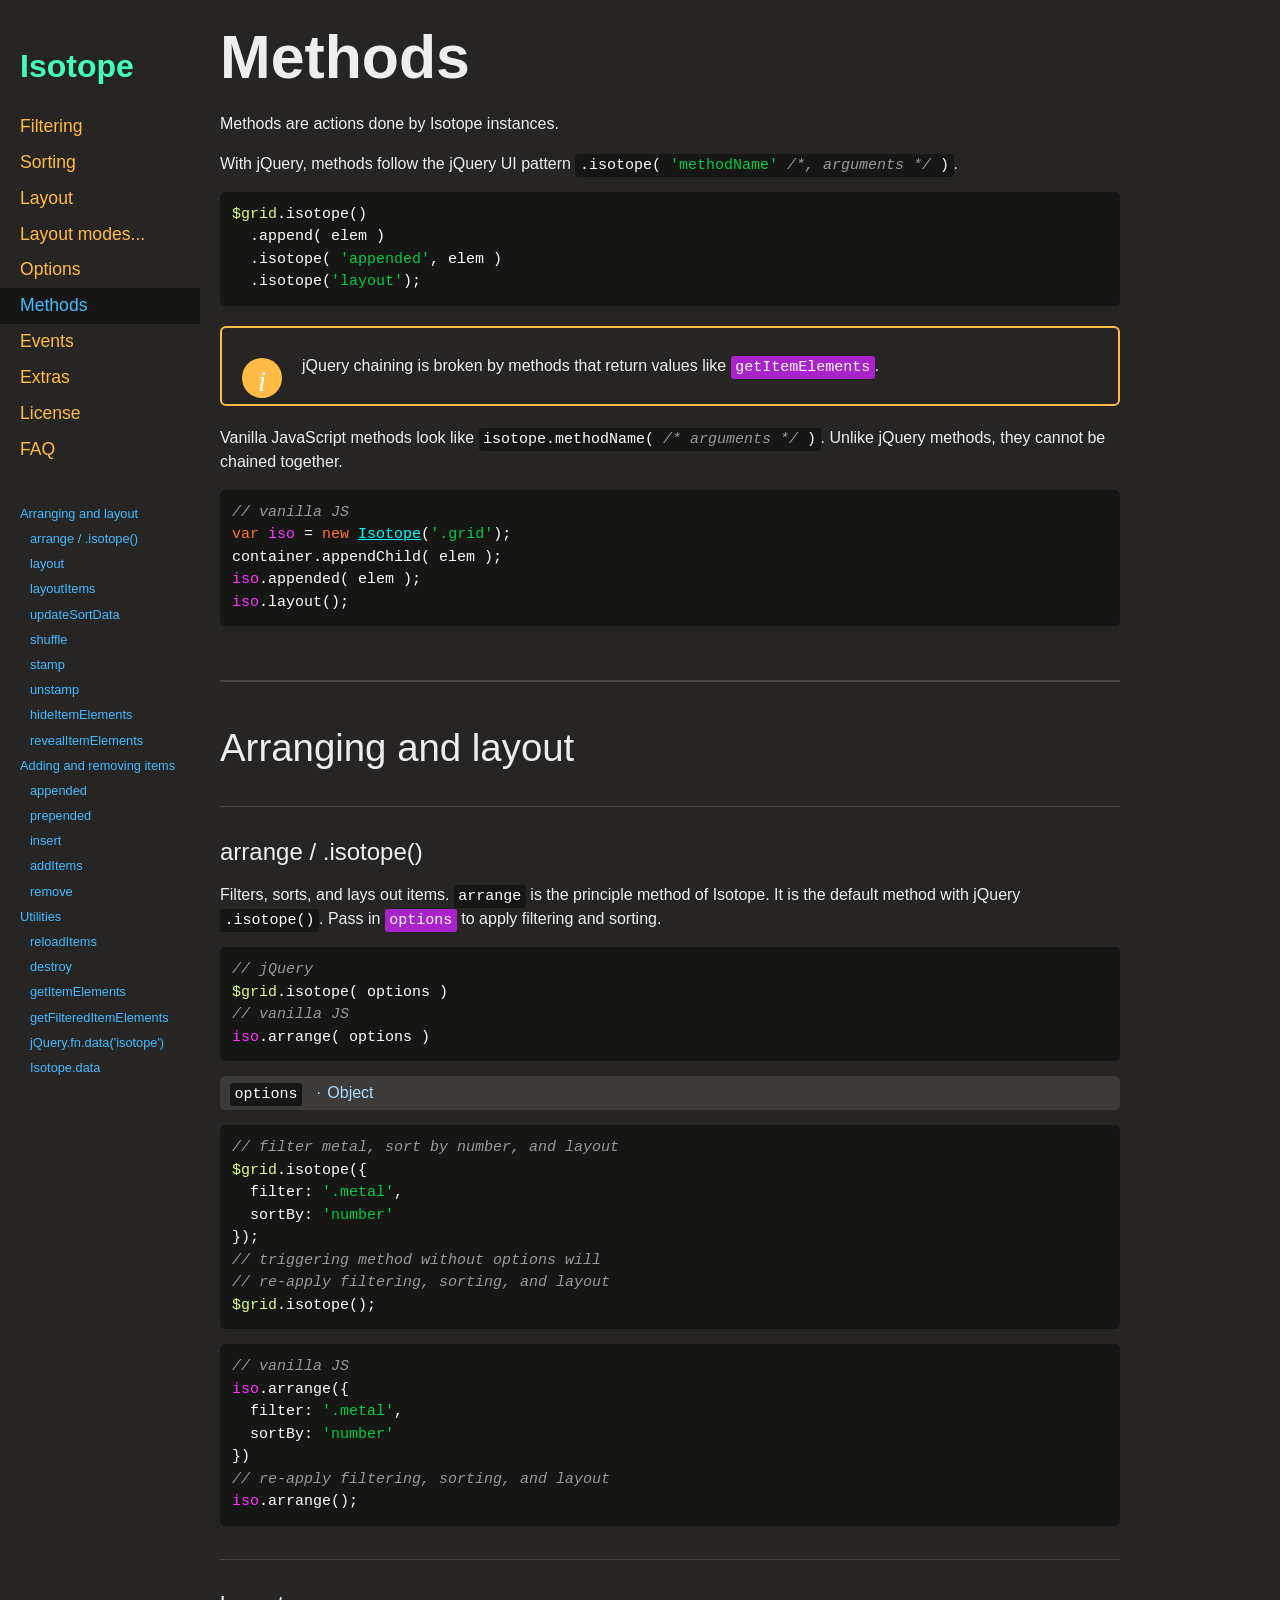
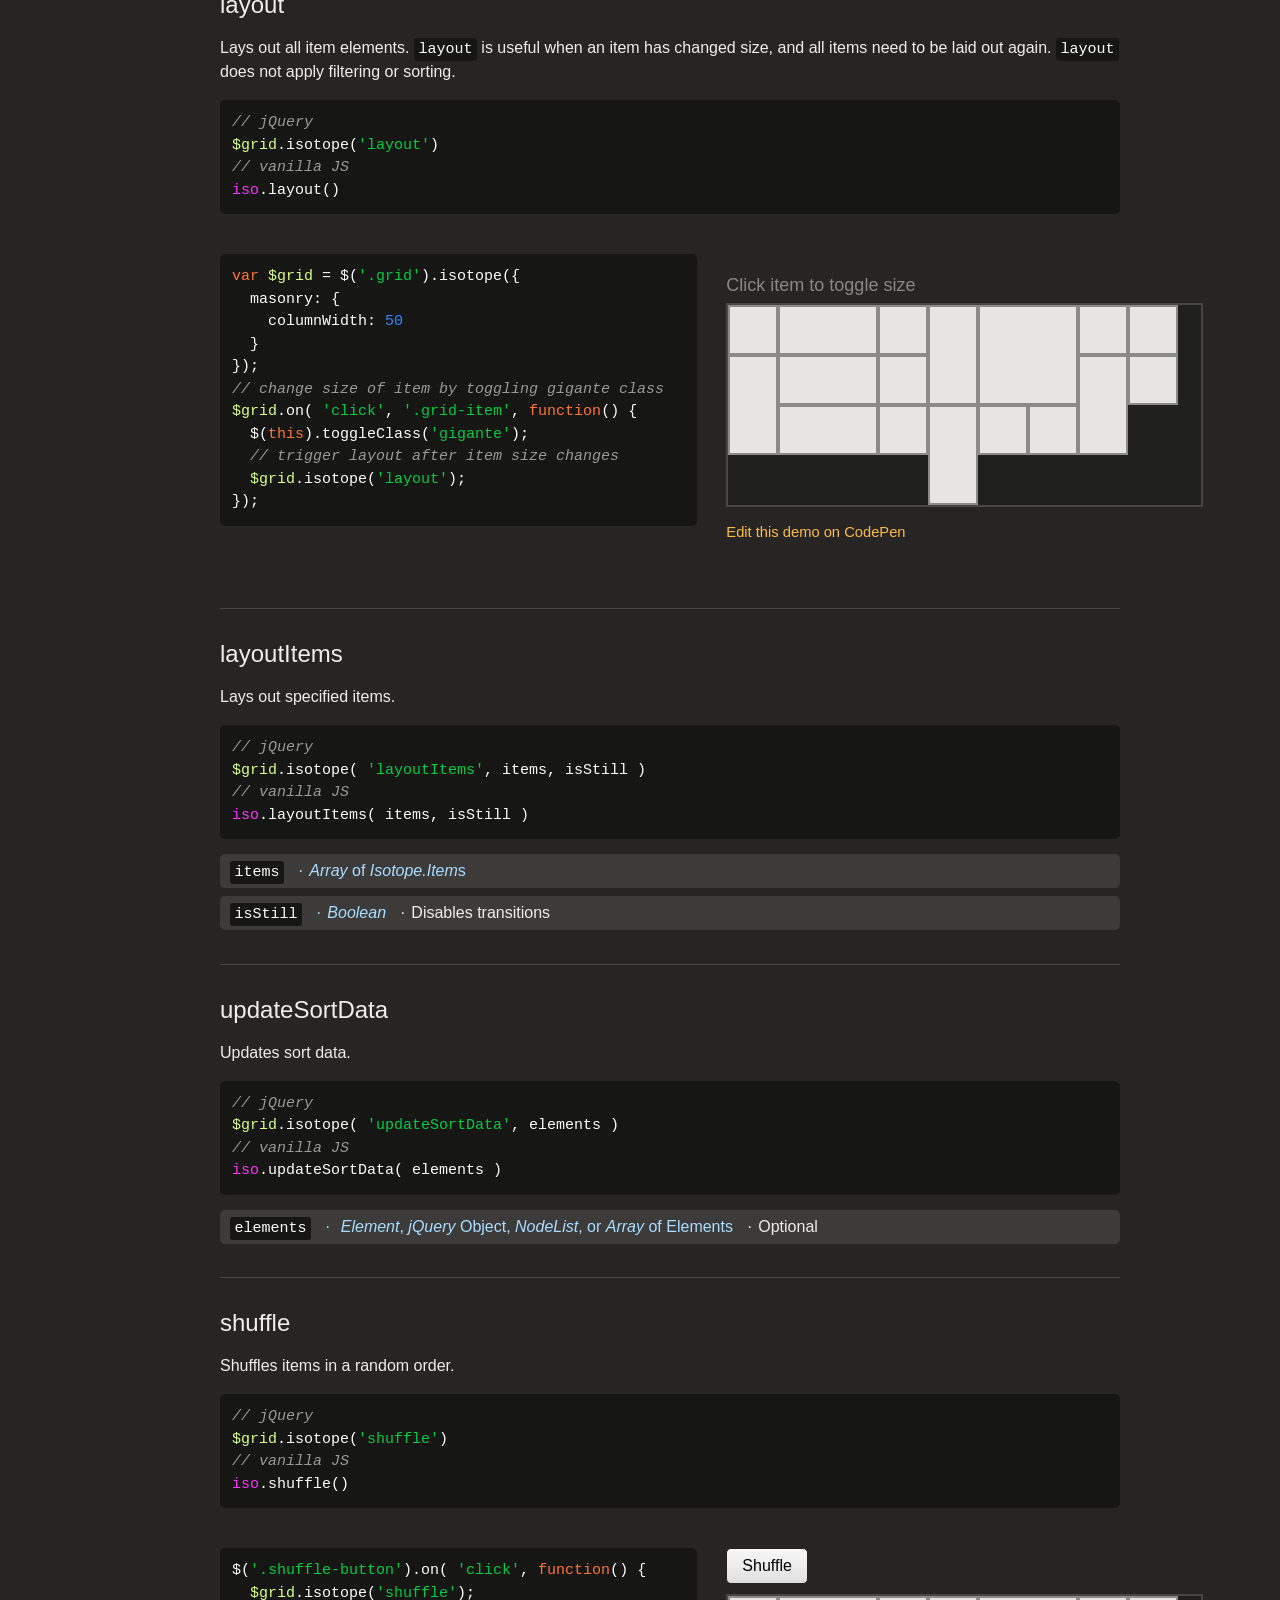
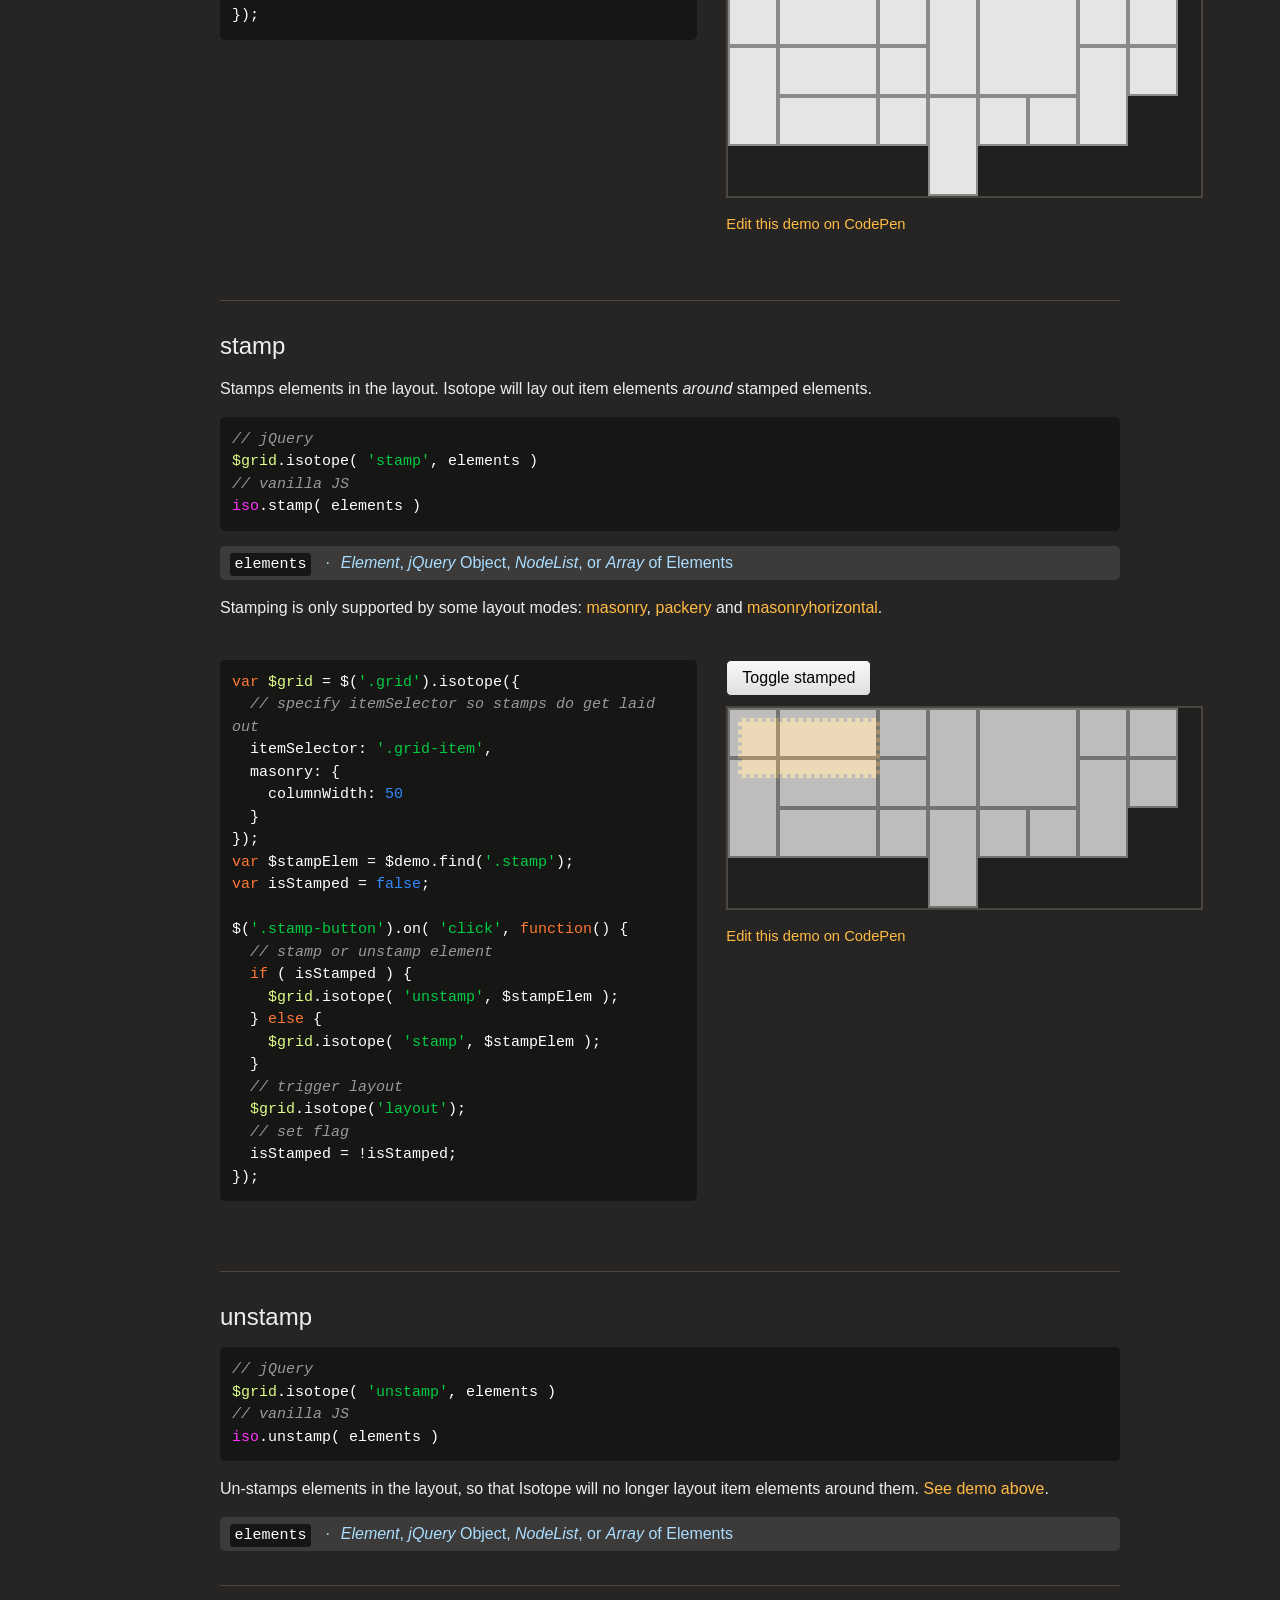
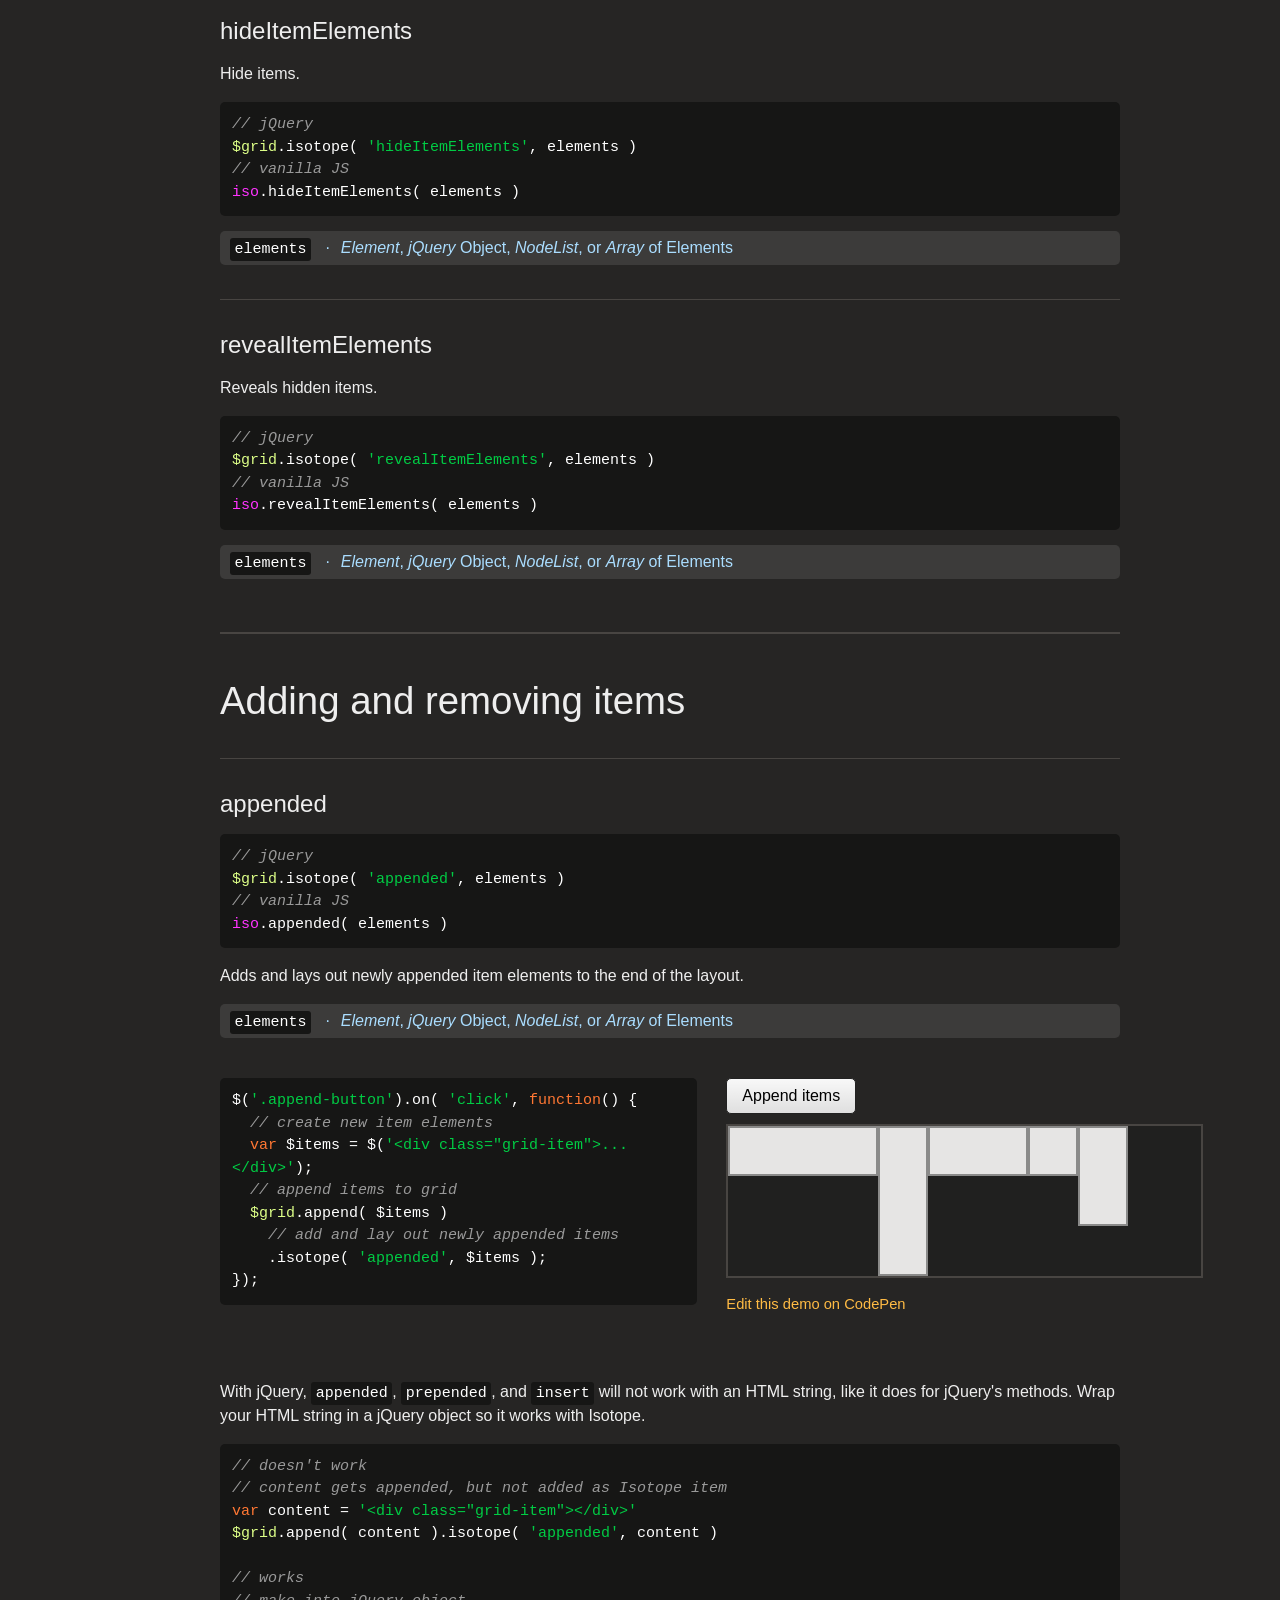
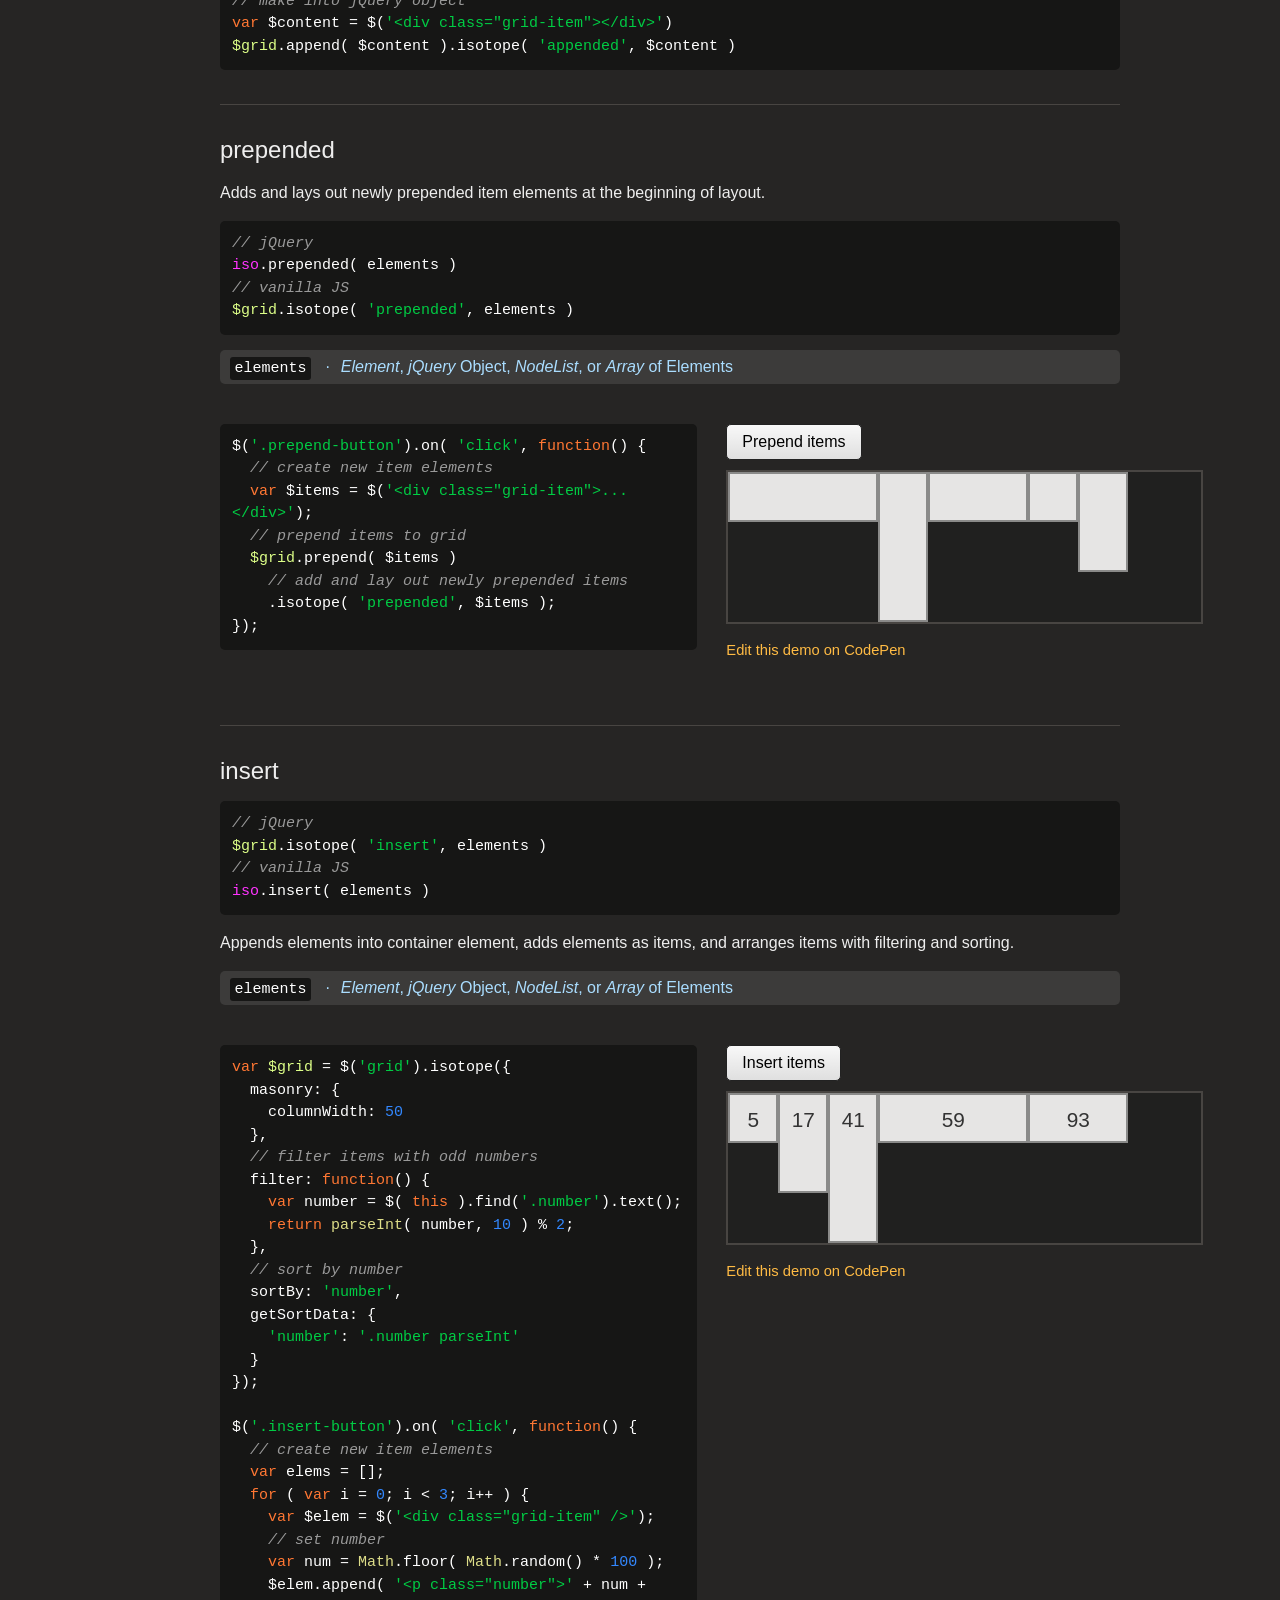
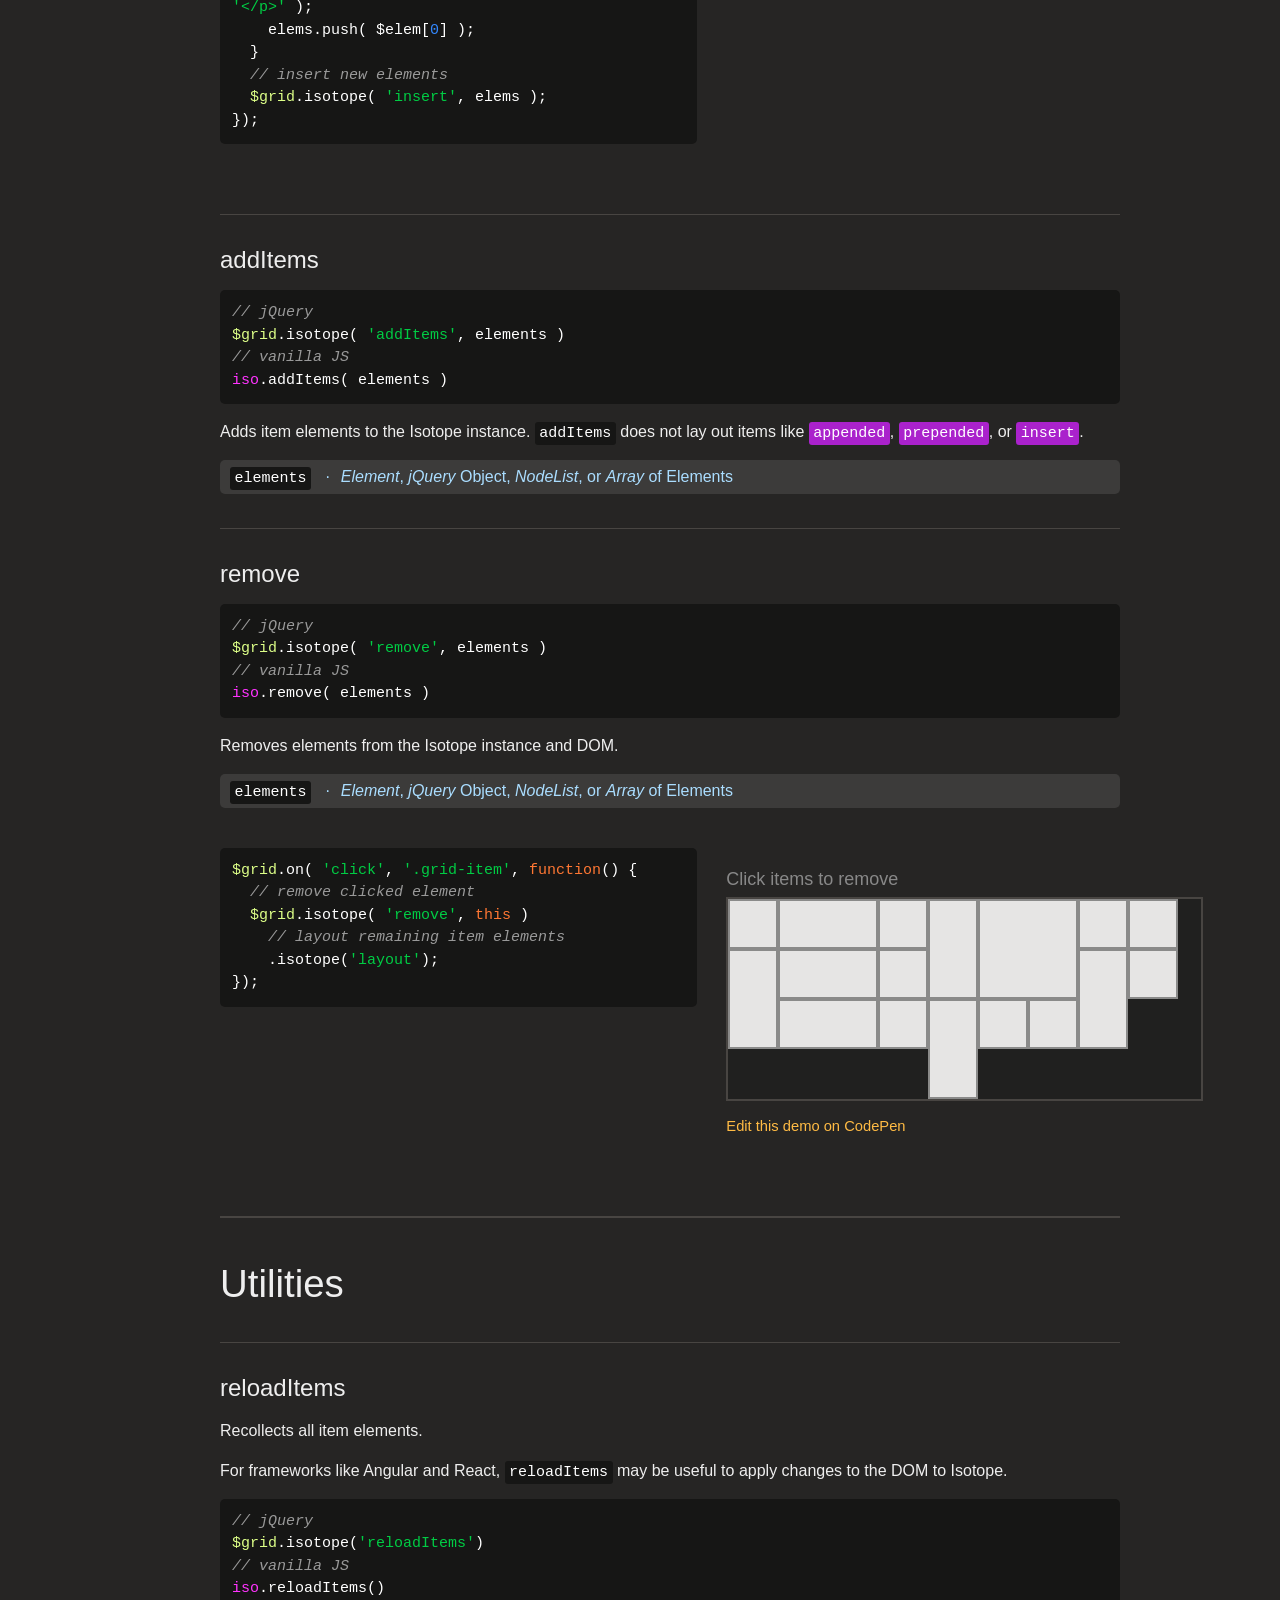
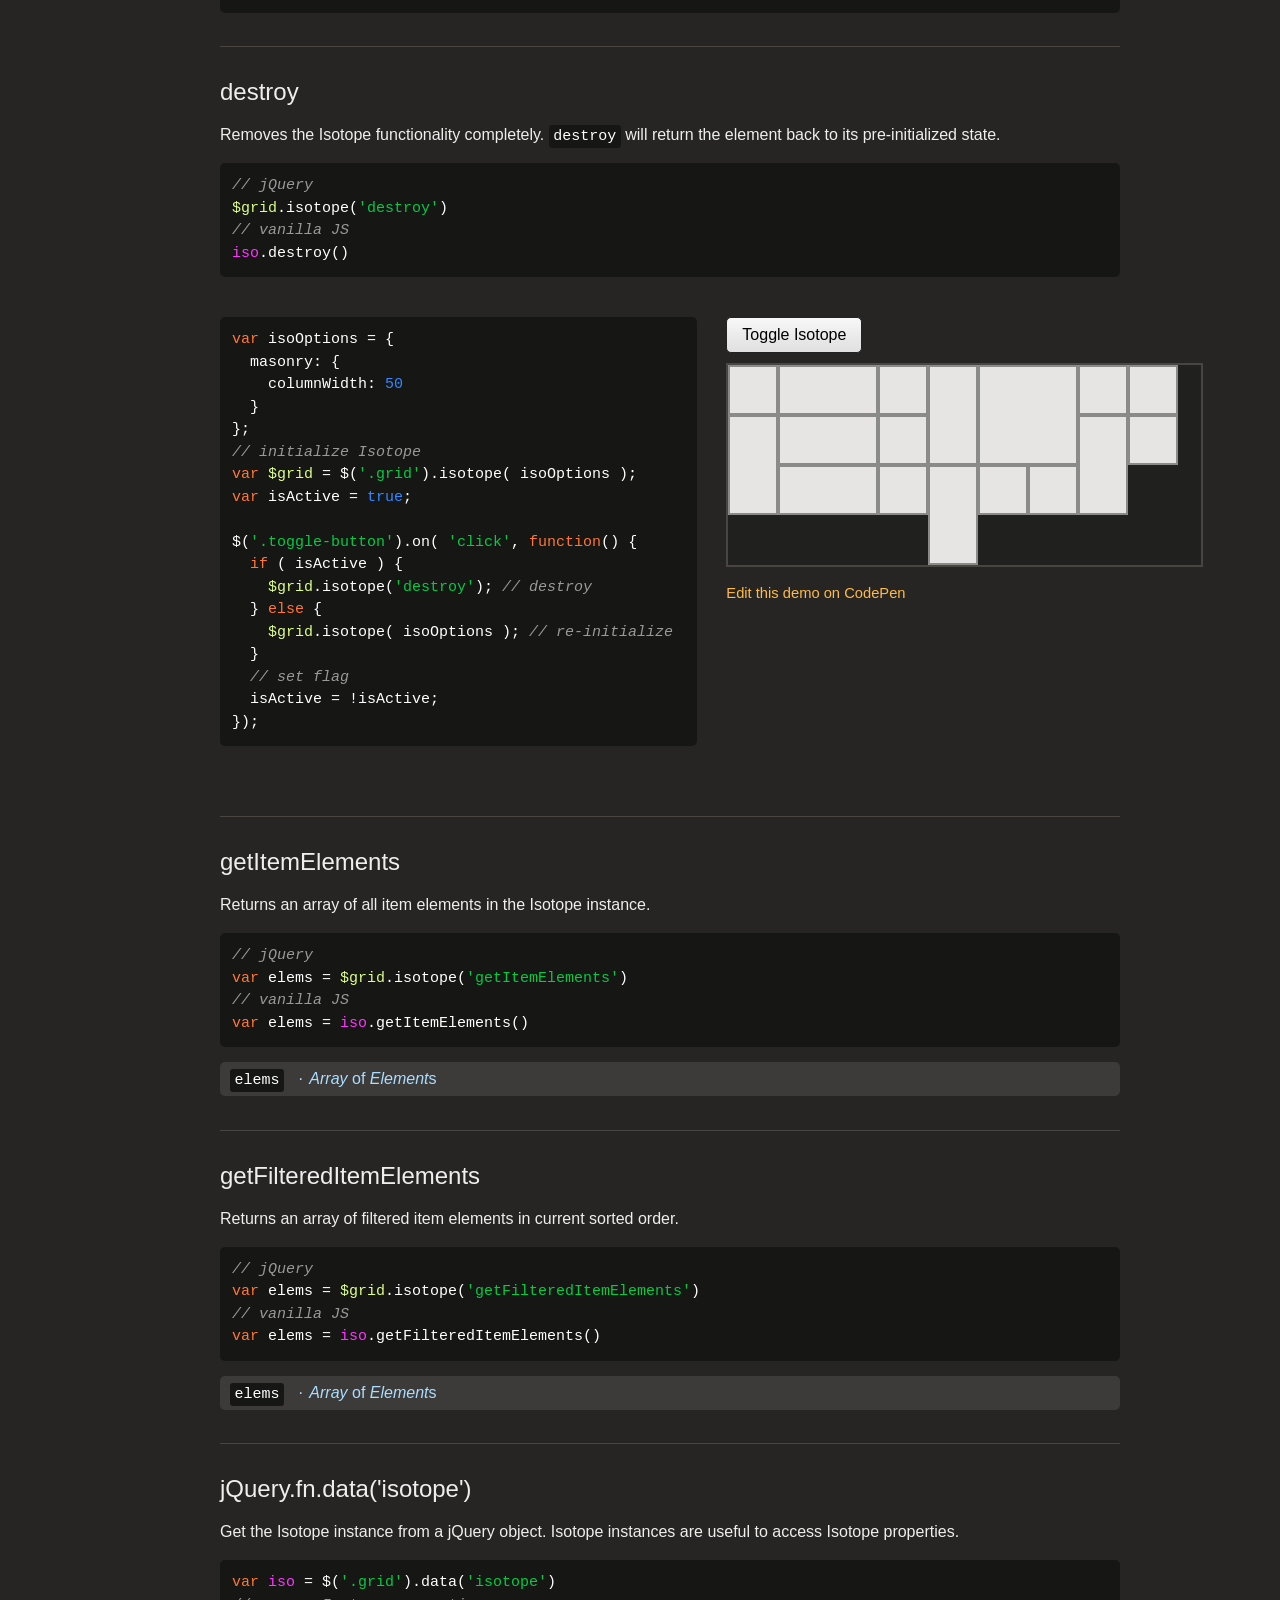
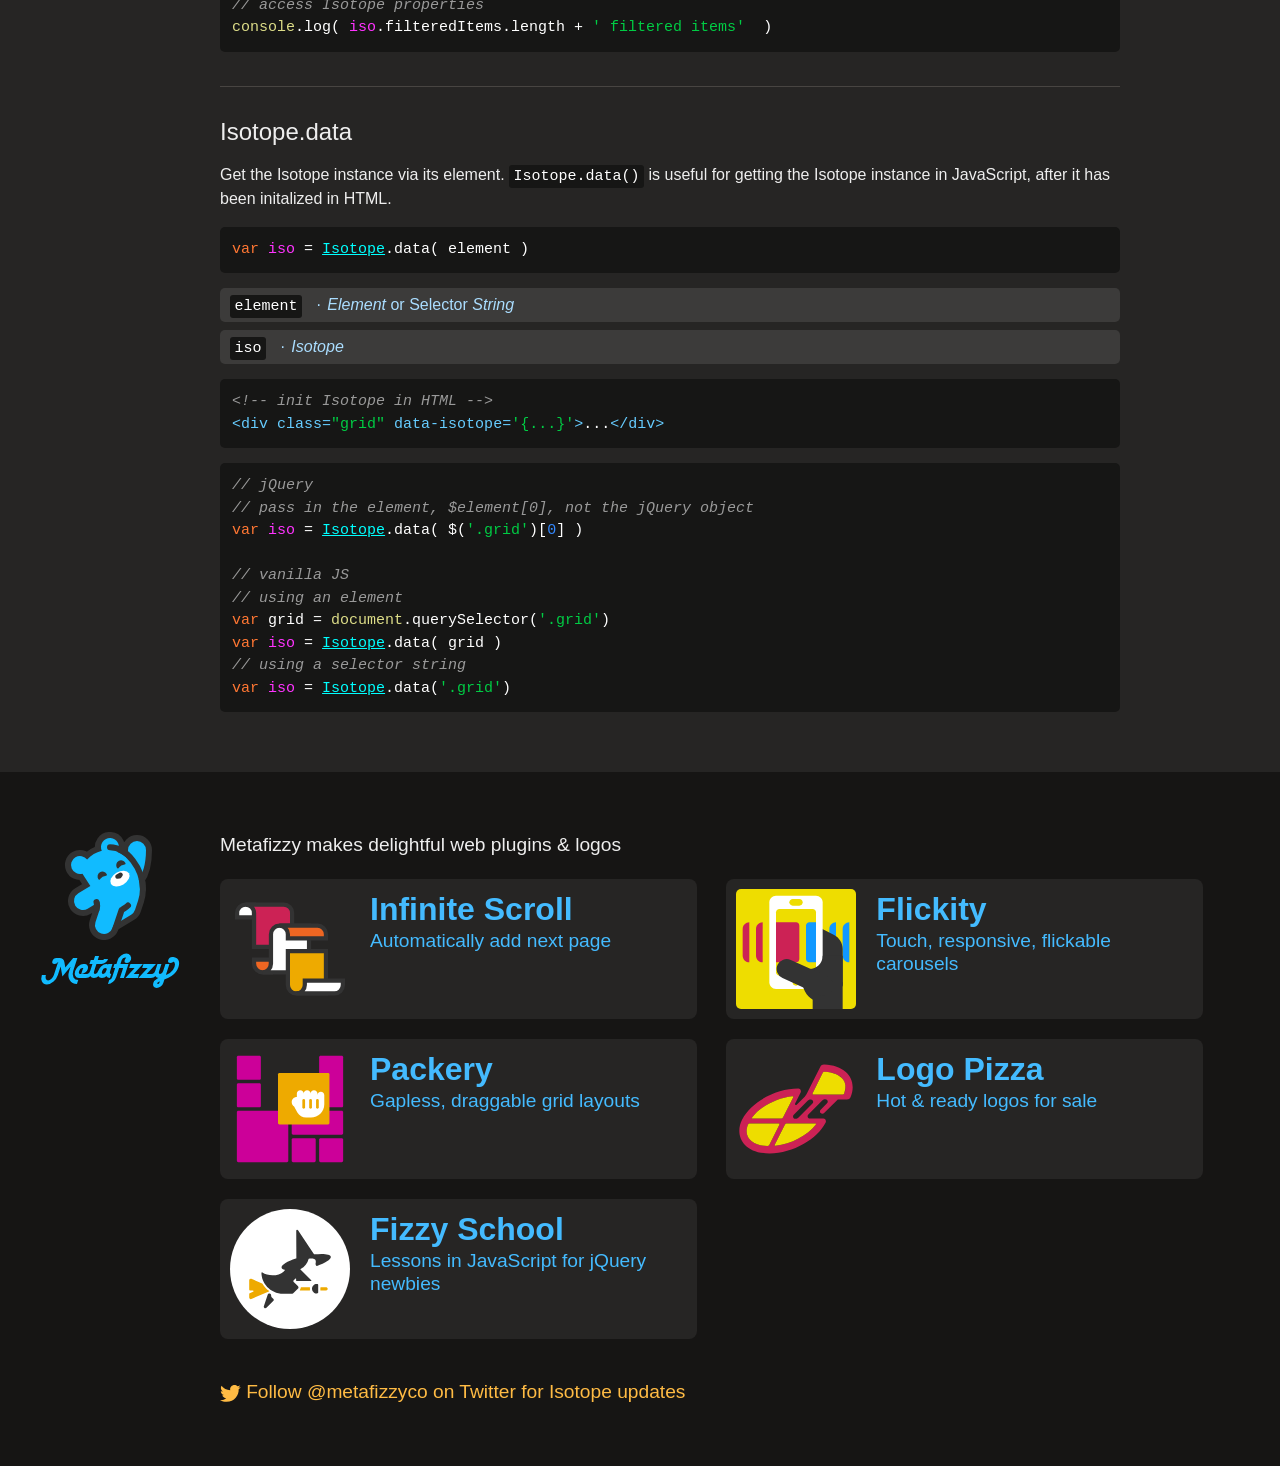
<file: isotope-docs/methods.html>
<!doctype html>
<html class="export" lang="en">
<head>
  <meta charset="utf-8">
  <meta name="viewport" content="width=device-width">
  <meta name="description" content="Filter &amp; sort magical layouts">

  <title>Isotope &#xB7; Methods</title>

    <!-- Isotope does not require any CSS files -->
    <link rel="stylesheet" href="css/isotope-docs.css?6" media="screen">

  <meta name="twitter:card" content="summary">
  <meta name="twitter:site" content="@metafizzyco">
  <meta name="twitter:url" content="https://isotope.metafizzy.co/methods.html">
  <meta name="twitter:title" content="Isotope Methods">
  <meta name="twitter:description" content="Filter &amp; sort magical layouts">

</head>
<body class="page--methods">


  <div class="nav">
    <h1 class="nav__title"><a href=".">Isotope</a></h1>
  
    <ol class="site-nav">
      <li class="site-nav__item site-nav__item--filtering">
        <a class="site-nav__item__link" href="filtering.html">Filtering</a></li>
      <li class="site-nav__item site-nav__item--sorting">
        <a class="site-nav__item__link" href="sorting.html">Sorting</a></li>
      <li class="site-nav__item site-nav__item--layout ">
        <a class="site-nav__item__link" href="layout.html">Layout</a>
      </li>
      <li class="site-nav__item site-nav__item--layout-modes sub-nav-parent">
        <a class="site-nav__item__link" href="layout-modes.html">Layout modes</a>
        <ul class="sub-nav">
            <li class="sub-nav__item sub-nav__item--masonry">
              <a class="sub-nav__item__link" href="layout-modes/masonry.html">masonry</a></li>
            <li class="sub-nav__item sub-nav__item--fitrows">
              <a class="sub-nav__item__link" href="layout-modes/fitrows.html">fitRows</a></li>
            <li class="sub-nav__item sub-nav__item--vertical">
              <a class="sub-nav__item__link" href="layout-modes/vertical.html">vertical</a></li>
            <li class="sub-nav__item sub-nav__item--packery">
              <a class="sub-nav__item__link" href="layout-modes/packery.html">packery</a></li>
            <li class="sub-nav__item sub-nav__item--cellsbyrow">
              <a class="sub-nav__item__link" href="layout-modes/cellsbyrow.html">cellsByRow</a></li>
            <li class="sub-nav__item sub-nav__item--masonryhorizontal">
              <a class="sub-nav__item__link" href="layout-modes/masonryhorizontal.html">masonryHorizontal</a></li>
            <li class="sub-nav__item sub-nav__item--fitcolumns">
              <a class="sub-nav__item__link" href="layout-modes/fitcolumns.html">fitColumns</a></li>
            <li class="sub-nav__item sub-nav__item--cellsbycolumn">
              <a class="sub-nav__item__link" href="layout-modes/cellsbycolumn.html">cellsByColumn</a></li>
            <li class="sub-nav__item sub-nav__item--horiz">
              <a class="sub-nav__item__link" href="layout-modes/horiz.html">horiz</a></li>
        </ul>
      </li>
      <li class="site-nav__item site-nav__item--options">
        <a class="site-nav__item__link" href="options.html">Options</a></li>
      <li class="site-nav__item site-nav__item--methods">
        <a class="site-nav__item__link" href="methods.html">Methods</a></li>
      <li class="site-nav__item site-nav__item--events">
        <a class="site-nav__item__link" href="events.html">Events</a></li>
      <li class="site-nav__item site-nav__item--extras">
        <a class="site-nav__item__link" href="extras.html">Extras</a></li>
      <li class="site-nav__item site-nav__item--license">
        <a class="site-nav__item__link" href="license.html">License</a></li>
      <li class="site-nav__item site-nav__item--faq">
        <a class="site-nav__item__link" href="faq.html">FAQ</a></li>
    </ol>
  
    <ul class="page-nav" data-js="page-nav">
<li class="page-nav__item page-nav__item--h2"><a href="#arranging-and-layout">Arranging and layout</a></li>
<li class="page-nav__item page-nav__item--h3"><a href="#arrange-isotope">arrange / .isotope()</a></li>
<li class="page-nav__item page-nav__item--h3"><a href="#layout">layout</a></li>
<li class="page-nav__item page-nav__item--h3"><a href="#layoutitems">layoutItems</a></li>
<li class="page-nav__item page-nav__item--h3"><a href="#updatesortdata">updateSortData</a></li>
<li class="page-nav__item page-nav__item--h3"><a href="#shuffle">shuffle</a></li>
<li class="page-nav__item page-nav__item--h3"><a href="#stamp">stamp</a></li>
<li class="page-nav__item page-nav__item--h3"><a href="#unstamp">unstamp</a></li>
<li class="page-nav__item page-nav__item--h3"><a href="#hideitemelements">hideItemElements</a></li>
<li class="page-nav__item page-nav__item--h3"><a href="#revealitemelements">revealItemElements</a></li>
<li class="page-nav__item page-nav__item--h2"><a href="#adding-and-removing-items">Adding and removing items</a></li>
<li class="page-nav__item page-nav__item--h3"><a href="#appended">appended</a></li>
<li class="page-nav__item page-nav__item--h3"><a href="#prepended">prepended</a></li>
<li class="page-nav__item page-nav__item--h3"><a href="#insert">insert</a></li>
<li class="page-nav__item page-nav__item--h3"><a href="#additems">addItems</a></li>
<li class="page-nav__item page-nav__item--h3"><a href="#remove">remove</a></li>
<li class="page-nav__item page-nav__item--h2"><a href="#utilities">Utilities</a></li>
<li class="page-nav__item page-nav__item--h3"><a href="#reloaditems">reloadItems</a></li>
<li class="page-nav__item page-nav__item--h3"><a href="#destroy">destroy</a></li>
<li class="page-nav__item page-nav__item--h3"><a href="#getitemelements">getItemElements</a></li>
<li class="page-nav__item page-nav__item--h3"><a href="#getfiltereditemelements">getFilteredItemElements</a></li>
<li class="page-nav__item page-nav__item--h3"><a href="#jquery-fn-data-isotope">jQuery.fn.data(&apos;isotope&apos;)</a></li>
<li class="page-nav__item page-nav__item--h3"><a href="#isotope-data">Isotope.data</a></li>
</ul>
  </div>


  <div id="content" class="main">
    <div class="container">
        <h1>Methods</h1>


<p>Methods are actions done by Isotope instances.</p>

<p>With jQuery, methods follow the jQuery UI pattern <code>.isotope( <span class="string">&apos;methodName&apos;</span> <span class="comment">/*, arguments */</span> )</code>.</p>

<pre><code class="js"><span class="jquery_var">$grid</span>.isotope()
  .append( elem )
  .isotope( <span class="string">&apos;appended&apos;</span>, elem )
  .isotope(<span class="string">&apos;layout&apos;</span>);
</code></pre>

<div class="call-out">
  <p>jQuery chaining is broken by methods that return values like
    <a href="#getitemelements"><code>getItemElements</code></a>.</p>
</div>

<p>Vanilla JavaScript methods look like <code>isotope.methodName( <span class="comment">/* arguments */</span> )</code>. Unlike jQuery methods, they cannot be chained together.</p>

<pre><code class="js"><span class="comment">// vanilla JS</span>
<span class="keyword">var</span> <span class="isotope_var">iso</span> = <span class="keyword">new</span> <span class="isotope_keyword">Isotope</span>(<span class="string">&apos;.grid&apos;</span>);
container.appendChild( elem );
<span class="isotope_var">iso</span>.appended( elem );
<span class="isotope_var">iso</span>.layout();
</code></pre>


<h2 id="arranging-and-layout">Arranging and layout</h2>


<h3 id="arrange-isotope">arrange / .isotope()</h3>

<p>Filters, sorts, and lays out items. <code>arrange</code> is the principle method of Isotope. It is the default method with jQuery <code>.isotope()</code>. Pass in <a href="options.html"><code>options</code></a> to apply filtering and sorting.</p>

<pre><code class="js"><span class="comment">// jQuery</span>
<span class="jquery_var">$grid</span>.isotope( options )
<span class="comment">// vanilla JS</span>
<span class="isotope_var">iso</span>.arrange( options )
</code></pre>

<p class="variable">
  <code class="variable__code">options</code>
  <span class="variable__type">Object</span>
</p>

<pre><code class="js"><span class="comment">// filter metal, sort by number, and layout</span>
<span class="jquery_var">$grid</span>.isotope({
  <span class="attr">filter</span>: <span class="string">&apos;.metal&apos;</span>,
  <span class="attr">sortBy</span>: <span class="string">&apos;number&apos;</span>
});
<span class="comment">// triggering method without options will</span>
<span class="comment">// re-apply filtering, sorting, and layout</span>
<span class="jquery_var">$grid</span>.isotope();
</code></pre>

<pre><code class="js"><span class="comment">// vanilla JS</span>
<span class="isotope_var">iso</span>.arrange({
  <span class="attr">filter</span>: <span class="string">&apos;.metal&apos;</span>,
  <span class="attr">sortBy</span>: <span class="string">&apos;number&apos;</span>
})
<span class="comment">// re-apply filtering, sorting, and layout</span>
<span class="isotope_var">iso</span>.arrange();
</code></pre>


<h3 id="layout">layout</h3>

<p>Lays out all item elements. <code>layout</code> is useful when an item has changed size, and all items need to be laid out again. <code>layout</code> does not apply filtering or sorting.</p>

<pre><code class="js"><span class="comment">// jQuery</span>
<span class="jquery_var">$grid</span>.isotope(<span class="string">&apos;layout&apos;</span>)
<span class="comment">// vanilla JS</span>
<span class="isotope_var">iso</span>.layout()
</code></pre>

<div class="duo example">
  <div class="duo__cell example__code">
<pre><code class="js"><span class="keyword">var</span> <span class="jquery_var">$grid</span> = $(<span class="string">&apos;.grid&apos;</span>).isotope({
  <span class="attr">masonry</span>: {
    <span class="attr">columnWidth</span>: <span class="number">50</span>
  }
});
<span class="comment">// change size of item by toggling gigante class</span>
<span class="jquery_var">$grid</span>.on( <span class="string">&apos;click&apos;</span>, <span class="string">&apos;.grid-item&apos;</span>, <span class="function"><span class="keyword">function</span>(<span class="params"></span>) </span>{
  $(<span class="keyword">this</span>).toggleClass(<span class="string">&apos;gigante&apos;</span>);
  <span class="comment">// trigger layout after item size changes</span>
  <span class="jquery_var">$grid</span>.isotope(<span class="string">&apos;layout&apos;</span>);
});
</code></pre>
  </div>
  <div class="duo__cell example__demo" data-js="layout-demo">
    <p class="instruction">Click item to toggle size</p>
  
    <div class="grid grid--clickable">
      <div class="grid-item"></div>
      <div class="grid-item grid-item--width2"></div>
      <div class="grid-item"></div>
      <div class="grid-item grid-item--height2"></div>
      <div class="grid-item grid-item--width2 grid-item--height2"></div>
      <div class="grid-item"></div>
      <div class="grid-item"></div>
      <div class="grid-item grid-item--height2"></div>
      <div class="grid-item grid-item--width2"></div>
      <div class="grid-item"></div>
      <div class="grid-item grid-item--height2"></div>
      <div class="grid-item"></div>
      <div class="grid-item grid-item--width2"></div>
      <div class="grid-item"></div>
      <div class="grid-item grid-item--height2"></div>
      <div class="grid-item"></div>
      <div class="grid-item"></div>
    </div>
  
    <p class="edit-demo">
        <a href="https://codepen.io/desandro/pen/qzhIb">Edit this demo on CodePen</a>
    </p>
  </div>
</div>


<h3 id="layoutitems">layoutItems</h3>

<p>Lays out specified items.</p>

<pre><code class="js"><span class="comment">// jQuery</span>
<span class="jquery_var">$grid</span>.isotope( <span class="string">&apos;layoutItems&apos;</span>, items, isStill )
<span class="comment">// vanilla JS</span>
<span class="isotope_var">iso</span>.layoutItems( items, isStill )
</code></pre>

<p class="variable">
  <code class="variable__code">items</code>
  <span class="variable__type"><i>Array</i> of <i>Isotope.Item</i>s</span>
</p>

<p class="variable">
  <code class="variable__code">isStill</code>
  <span class="variable__type"><i>Boolean</i></span>
  <span class="variable__description">Disables transitions</span>
</p>


<h3 id="updatesortdata">updateSortData</h3>

<p>Updates sort data.</p>

<pre><code class="js"><span class="comment">// jQuery</span>
<span class="jquery_var">$grid</span>.isotope( <span class="string">&apos;updateSortData&apos;</span>, elements )
<span class="comment">// vanilla JS</span>
<span class="isotope_var">iso</span>.updateSortData( elements )
</code></pre>

<p class="variable">
  <code class="variable__code">elements</code>
  <span class="variable__type">
    <i>Element</i>,
    <i>jQuery</i> Object,
    <i>NodeList</i>, or
    <i>Array</i> of Elements
  </span>
  <span class="variable__description">Optional</span>
</p>


<h3 id="shuffle">shuffle</h3>

<p>Shuffles items in a random order.</p>

<pre><code class="js"><span class="comment">// jQuery</span>
<span class="jquery_var">$grid</span>.isotope(<span class="string">&apos;shuffle&apos;</span>)
<span class="comment">// vanilla JS</span>
<span class="isotope_var">iso</span>.shuffle()
</code></pre>

<div class="duo example">
  <div class="duo__cell example__code">
<pre><code class="js">$(<span class="string">&apos;.shuffle-button&apos;</span>).on( <span class="string">&apos;click&apos;</span>, <span class="function"><span class="keyword">function</span>(<span class="params"></span>) </span>{
  <span class="jquery_var">$grid</span>.isotope(<span class="string">&apos;shuffle&apos;</span>);
});
</code></pre>
  </div>
  <div class="duo__cell example__demo" data-js="shuffle">
    <button class="button shuffle-button">Shuffle</button>
    <div class="grid">
      <div class="grid-item"></div>
      <div class="grid-item grid-item--width2"></div>
      <div class="grid-item"></div>
      <div class="grid-item grid-item--height2"></div>
      <div class="grid-item grid-item--width2 grid-item--height2"></div>
      <div class="grid-item"></div>
      <div class="grid-item"></div>
      <div class="grid-item grid-item--height2"></div>
      <div class="grid-item grid-item--width2"></div>
      <div class="grid-item"></div>
      <div class="grid-item grid-item--height2"></div>
      <div class="grid-item"></div>
      <div class="grid-item grid-item--width2"></div>
      <div class="grid-item"></div>
      <div class="grid-item grid-item--height2"></div>
      <div class="grid-item"></div>
      <div class="grid-item"></div>
    </div>
    <p class="edit-demo">
        <a href="https://codepen.io/desandro/pen/EluFg">Edit this demo on CodePen</a>
    </p>
  </div>
</div>


<h3 id="stamp">stamp</h3>

<p>Stamps elements in the layout. Isotope will lay out item elements <em>around</em> stamped elements.</p>

<pre><code class="js"><span class="comment">// jQuery</span>
<span class="jquery_var">$grid</span>.isotope( <span class="string">&apos;stamp&apos;</span>, elements )
<span class="comment">// vanilla JS</span>
<span class="isotope_var">iso</span>.stamp( elements )
</code></pre>

<p class="variable">
  <code class="variable__code">elements</code>
  <span class="variable__type">
    <i>Element</i>,
    <i>jQuery</i> Object,
    <i>NodeList</i>, or
    <i>Array</i> of Elements
  </span>
</p>

<p>Stamping is only supported by some layout modes: <a href="layout-modes/masonry.html">masonry</a>, <a href="layout-modes/packery.html">packery</a> and <a href="layout-modes/masonryhorizontal.html">masonryhorizontal</a>.</p>

<div class="duo example">
  <div class="duo__cell example__code">
<pre><code class="js"><span class="keyword">var</span> <span class="jquery_var">$grid</span> = $(<span class="string">&apos;.grid&apos;</span>).isotope({
  <span class="comment">// specify itemSelector so stamps do get laid out</span>
  itemSelector: <span class="string">&apos;.grid-item&apos;</span>,
  <span class="attr">masonry</span>: {
    <span class="attr">columnWidth</span>: <span class="number">50</span>
  }
});
<span class="keyword">var</span> $stampElem = $demo.find(<span class="string">&apos;.stamp&apos;</span>);
<span class="keyword">var</span> isStamped = <span class="literal">false</span>;

$(<span class="string">&apos;.stamp-button&apos;</span>).on( <span class="string">&apos;click&apos;</span>, <span class="function"><span class="keyword">function</span>(<span class="params"></span>) </span>{
  <span class="comment">// stamp or unstamp element</span>
  <span class="keyword">if</span> ( isStamped ) {
    <span class="jquery_var">$grid</span>.isotope( <span class="string">&apos;unstamp&apos;</span>, $stampElem );
  } <span class="keyword">else</span> {
    <span class="jquery_var">$grid</span>.isotope( <span class="string">&apos;stamp&apos;</span>, $stampElem );
  }
  <span class="comment">// trigger layout</span>
  <span class="jquery_var">$grid</span>.isotope(<span class="string">&apos;layout&apos;</span>);
  <span class="comment">// set flag</span>
  isStamped = !isStamped;
});
</code></pre>
  </div>
  <div class="duo__cell example__demo" data-js="stamp-methods">
    <button class="button stamp-button">Toggle stamped</button>
    <div class="grid grid--has-stamp grid--stamp-methods">
      <div class="stamp stamp--stamp-methods"></div>
      <div class="grid-item"></div>
      <div class="grid-item grid-item--width2"></div>
      <div class="grid-item"></div>
      <div class="grid-item grid-item--height2"></div>
      <div class="grid-item grid-item--width2 grid-item--height2"></div>
      <div class="grid-item"></div>
      <div class="grid-item"></div>
      <div class="grid-item grid-item--height2"></div>
      <div class="grid-item grid-item--width2"></div>
      <div class="grid-item"></div>
      <div class="grid-item grid-item--height2"></div>
      <div class="grid-item"></div>
      <div class="grid-item grid-item--width2"></div>
      <div class="grid-item"></div>
      <div class="grid-item grid-item--height2"></div>
      <div class="grid-item"></div>
      <div class="grid-item"></div>
    </div>
    <p class="edit-demo">
        <a href="https://codepen.io/desandro/pen/wguvo">Edit this demo on CodePen</a>
    </p>
  </div>
</div>


<h3 id="unstamp">unstamp</h3>

<pre><code class="js"><span class="comment">// jQuery</span>
<span class="jquery_var">$grid</span>.isotope( <span class="string">&apos;unstamp&apos;</span>, elements )
<span class="comment">// vanilla JS</span>
<span class="isotope_var">iso</span>.unstamp( elements )
</code></pre>

<p>Un-stamps elements in the layout, so that Isotope will no longer layout item elements around them. <a href="#stamp">See demo above</a>.</p>

<p class="variable">
  <code class="variable__code">elements</code>
  <span class="variable__type">
    <i>Element</i>,
    <i>jQuery</i> Object,
    <i>NodeList</i>, or
    <i>Array</i> of Elements
  </span>
</p>


<h3 id="hideitemelements">hideItemElements</h3>

<p>Hide items.</p>

<pre><code class="js"><span class="comment">// jQuery</span>
<span class="jquery_var">$grid</span>.isotope( <span class="string">&apos;hideItemElements&apos;</span>, elements )
<span class="comment">// vanilla JS</span>
<span class="isotope_var">iso</span>.hideItemElements( elements )
</code></pre>

<p class="variable">
  <code class="variable__code">elements</code>
  <span class="variable__type">
    <i>Element</i>,
    <i>jQuery</i> Object,
    <i>NodeList</i>, or
    <i>Array</i> of Elements
  </span>
</p>


<h3 id="revealitemelements">revealItemElements</h3>

<p>Reveals hidden items.</p>

<pre><code class="js"><span class="comment">// jQuery</span>
<span class="jquery_var">$grid</span>.isotope( <span class="string">&apos;revealItemElements&apos;</span>, elements )
<span class="comment">// vanilla JS</span>
<span class="isotope_var">iso</span>.revealItemElements( elements )
</code></pre>

<p class="variable">
  <code class="variable__code">elements</code>
  <span class="variable__type">
    <i>Element</i>,
    <i>jQuery</i> Object,
    <i>NodeList</i>, or
    <i>Array</i> of Elements
  </span>
</p>


<h2 id="adding-and-removing-items">Adding and removing items</h2>


<h3 id="appended">appended</h3>

<pre><code class="js"><span class="comment">// jQuery</span>
<span class="jquery_var">$grid</span>.isotope( <span class="string">&apos;appended&apos;</span>, elements )
<span class="comment">// vanilla JS</span>
<span class="isotope_var">iso</span>.appended( elements )
</code></pre>

<p>Adds and lays out newly appended item elements to the end of the layout.</p>

<p class="variable">
  <code class="variable__code">elements</code>
  <span class="variable__type">
    <i>Element</i>,
    <i>jQuery</i> Object,
    <i>NodeList</i>, or
    <i>Array</i> of Elements
  </span>
</p>

<div class="duo example">
  <div class="duo__cell example__code">
<pre><code class="js">$(<span class="string">&apos;.append-button&apos;</span>).on( <span class="string">&apos;click&apos;</span>, <span class="function"><span class="keyword">function</span>(<span class="params"></span>) </span>{
  <span class="comment">// create new item elements</span>
  <span class="keyword">var</span> $items = $(<span class="string">&apos;&lt;div class=&quot;grid-item&quot;&gt;...&lt;/div&gt;&apos;</span>);
  <span class="comment">// append items to grid</span>
  <span class="jquery_var">$grid</span>.append( $items )
    <span class="comment">// add and lay out newly appended items</span>
    .isotope( <span class="string">&apos;appended&apos;</span>, $items );
});
</code></pre>
  </div>
  <div class="duo__cell example__demo" data-js="appended">
    <button class="button append-button">Append items</button>
    <div class="grid">
      <div class="grid-item grid-item--width3"></div>
      <div class="grid-item grid-item--height3"></div>
      <div class="grid-item grid-item--width2"></div>
      <div class="grid-item"></div>
      <div class="grid-item grid-item--height2"></div>
    </div>
    <p class="edit-demo">
        <a href="https://codepen.io/desandro/pen/ECKiw">Edit this demo on CodePen</a>
    </p>
  </div>
</div>

<p>With jQuery, <code>appended</code>, <code>prepended</code>, and <code>insert</code> will not work with an HTML string, like it does for jQuery&apos;s methods. Wrap your HTML string in a jQuery object so it works with Isotope.</p>

<pre><code class="js"><span class="comment">// doesn&apos;t work</span>
<span class="comment">// content gets appended, but not added as Isotope item</span>
<span class="keyword">var</span> content = <span class="string">&apos;&lt;div class=&quot;grid-item&quot;&gt;&lt;/div&gt;&apos;</span>
<span class="jquery_var">$grid</span>.append( content ).isotope( <span class="string">&apos;appended&apos;</span>, content )

<span class="comment">// works</span>
<span class="comment">// make into jQuery object</span>
<span class="keyword">var</span> $content = $(<span class="string">&apos;&lt;div class=&quot;grid-item&quot;&gt;&lt;/div&gt;&apos;</span>)
<span class="jquery_var">$grid</span>.append( $content ).isotope( <span class="string">&apos;appended&apos;</span>, $content )
</code></pre>


<h3 id="prepended">prepended</h3>

<p>Adds and lays out newly prepended item elements at the beginning of layout.</p>

<pre><code class="js"><span class="comment">// jQuery</span>
<span class="isotope_var">iso</span>.prepended( elements )
<span class="comment">// vanilla JS</span>
<span class="jquery_var">$grid</span>.isotope( <span class="string">&apos;prepended&apos;</span>, elements )
</code></pre>

<p class="variable">
  <code class="variable__code">elements</code>
  <span class="variable__type">
    <i>Element</i>,
    <i>jQuery</i> Object,
    <i>NodeList</i>, or
    <i>Array</i> of Elements
  </span>
</p>

<div class="duo example">
  <div class="duo__cell example__code">
<pre><code class="js">$(<span class="string">&apos;.prepend-button&apos;</span>).on( <span class="string">&apos;click&apos;</span>, <span class="function"><span class="keyword">function</span>(<span class="params"></span>) </span>{
  <span class="comment">// create new item elements</span>
  <span class="keyword">var</span> $items = $(<span class="string">&apos;&lt;div class=&quot;grid-item&quot;&gt;...&lt;/div&gt;&apos;</span>);
  <span class="comment">// prepend items to grid</span>
  <span class="jquery_var">$grid</span>.prepend( $items )
    <span class="comment">// add and lay out newly prepended items</span>
    .isotope( <span class="string">&apos;prepended&apos;</span>, $items );
});
</code></pre>
  </div>
  <div class="duo__cell example__demo" data-js="prepended">
    <button class="button prepend-button">Prepend items</button>
    <div class="grid">
      <div class="grid-item grid-item--width3"></div>
      <div class="grid-item grid-item--height3"></div>
      <div class="grid-item grid-item--width2"></div>
      <div class="grid-item"></div>
      <div class="grid-item grid-item--height2"></div>
    </div>
    <p class="edit-demo">
        <a href="https://codepen.io/desandro/pen/fuwdk">Edit this demo on CodePen</a>
    </p>
  </div>
</div>


<h3 id="insert">insert</h3>

<pre><code class="js"><span class="comment">// jQuery</span>
<span class="jquery_var">$grid</span>.isotope( <span class="string">&apos;insert&apos;</span>, elements )
<span class="comment">// vanilla JS</span>
<span class="isotope_var">iso</span>.insert( elements )
</code></pre>

<p>Appends elements into container element, adds elements as items, and arranges items with filtering and sorting.</p>

<p class="variable">
  <code class="variable__code">elements</code>
  <span class="variable__type">
    <i>Element</i>,
    <i>jQuery</i> Object,
    <i>NodeList</i>, or
    <i>Array</i> of Elements
  </span>
</p>

<div class="duo example">
  <div class="duo__cell example__code">
<pre><code class="js"><span class="keyword">var</span> <span class="jquery_var">$grid</span> = $(<span class="string">&apos;grid&apos;</span>).isotope({
  <span class="attr">masonry</span>: {
    <span class="attr">columnWidth</span>: <span class="number">50</span>
  },
  <span class="comment">// filter items with odd numbers</span>
  filter: <span class="function"><span class="keyword">function</span>(<span class="params"></span>) </span>{
    <span class="keyword">var</span> number = $( <span class="keyword">this</span> ).find(<span class="string">&apos;.number&apos;</span>).text();
    <span class="keyword">return</span> <span class="built_in">parseInt</span>( number, <span class="number">10</span> ) % <span class="number">2</span>;
  },
  <span class="comment">// sort by number</span>
  sortBy: <span class="string">&apos;number&apos;</span>,
  <span class="attr">getSortData</span>: {
    <span class="string">&apos;number&apos;</span>: <span class="string">&apos;.number parseInt&apos;</span>
  }
});

$(<span class="string">&apos;.insert-button&apos;</span>).on( <span class="string">&apos;click&apos;</span>, <span class="function"><span class="keyword">function</span>(<span class="params"></span>) </span>{
  <span class="comment">// create new item elements</span>
  <span class="keyword">var</span> elems = [];
  <span class="keyword">for</span> ( <span class="keyword">var</span> i = <span class="number">0</span>; i &lt; <span class="number">3</span>; i++ ) {
    <span class="keyword">var</span> $elem = $(<span class="string">&apos;&lt;div class=&quot;grid-item&quot; /&gt;&apos;</span>);
    <span class="comment">// set number</span>
    <span class="keyword">var</span> num = <span class="built_in">Math</span>.floor( <span class="built_in">Math</span>.random() * <span class="number">100</span> );
    $elem.append( <span class="string">&apos;&lt;p class=&quot;number&quot;&gt;&apos;</span> + num + <span class="string">&apos;&lt;/p&gt;&apos;</span> );
    elems.push( $elem[<span class="number">0</span>] );
  }
  <span class="comment">// insert new elements</span>
  <span class="jquery_var">$grid</span>.isotope( <span class="string">&apos;insert&apos;</span>, elems );
});
</code></pre>
  </div>
  <div class="duo__cell example__demo" data-js="insert">
    <button class="button insert-button">Insert items</button>
    <div class="grid">
      <div class="grid-item grid-item--width3"><p class="number">59</p></div>
      <div class="grid-item grid-item--height3"><p class="number">41</p></div>
      <div class="grid-item grid-item--width2"><p class="number">93</p></div>
      <div class="grid-item"><p class="number">5</p></div>
      <div class="grid-item grid-item--height2"><p class="number">17</p></div>
    </div>
    <p class="edit-demo">
        <a href="https://codepen.io/desandro/pen/byqcz">Edit this demo on CodePen</a>
    </p>
  </div>
</div>


<h3 id="additems">addItems</h3>

<pre><code class="js"><span class="comment">// jQuery</span>
<span class="jquery_var">$grid</span>.isotope( <span class="string">&apos;addItems&apos;</span>, elements )
<span class="comment">// vanilla JS</span>
<span class="isotope_var">iso</span>.addItems( elements )
</code></pre>

<p>Adds item elements to the Isotope instance. <code>addItems</code> does not lay out items like <a href="#appended"><code>appended</code></a>, <a href="#prepended"><code>prepended</code></a>, or <a href="#insert"><code>insert</code></a>.</p>

<p class="variable">
  <code class="variable__code">elements</code>
  <span class="variable__type">
    <i>Element</i>,
    <i>jQuery</i> Object,
    <i>NodeList</i>, or
    <i>Array</i> of Elements
  </span>
</p>


<h3 id="remove">remove</h3>

<pre><code class="js"><span class="comment">// jQuery</span>
<span class="jquery_var">$grid</span>.isotope( <span class="string">&apos;remove&apos;</span>, elements )
<span class="comment">// vanilla JS</span>
<span class="isotope_var">iso</span>.remove( elements )
</code></pre>

<p>Removes elements from the Isotope instance and DOM.</p>

<p class="variable">
  <code class="variable__code">elements</code>
  <span class="variable__type">
    <i>Element</i>,
    <i>jQuery</i> Object,
    <i>NodeList</i>, or
    <i>Array</i> of Elements
  </span>
</p>

<div class="duo example">
  <div class="duo__cell example__code">
<pre><code class="js"><span class="jquery_var">$grid</span>.on( <span class="string">&apos;click&apos;</span>, <span class="string">&apos;.grid-item&apos;</span>, <span class="function"><span class="keyword">function</span>(<span class="params"></span>) </span>{
  <span class="comment">// remove clicked element</span>
  <span class="jquery_var">$grid</span>.isotope( <span class="string">&apos;remove&apos;</span>, <span class="keyword">this</span> )
    <span class="comment">// layout remaining item elements</span>
    .isotope(<span class="string">&apos;layout&apos;</span>);
});
</code></pre>
  </div>
  <div class="duo__cell example__demo" data-js="remove">
    <p class="instruction">Click items to remove</p>
    <div class="grid grid--clickable">
      <div class="grid-item"></div>
      <div class="grid-item grid-item--width2"></div>
      <div class="grid-item"></div>
      <div class="grid-item grid-item--height2"></div>
      <div class="grid-item grid-item--width2 grid-item--height2"></div>
      <div class="grid-item"></div>
      <div class="grid-item"></div>
      <div class="grid-item grid-item--height2"></div>
      <div class="grid-item grid-item--width2"></div>
      <div class="grid-item"></div>
      <div class="grid-item grid-item--height2"></div>
      <div class="grid-item"></div>
      <div class="grid-item grid-item--width2"></div>
      <div class="grid-item"></div>
      <div class="grid-item grid-item--height2"></div>
      <div class="grid-item"></div>
      <div class="grid-item"></div>
    </div>
    <p class="edit-demo">
        <a href="https://codepen.io/desandro/pen/fHkwt">Edit this demo on CodePen</a>
    </p>
  </div>
</div>


<h2 id="utilities">Utilities</h2>


<h3 id="reloaditems">reloadItems</h3>

<p>Recollects all item elements.</p>

<p>For frameworks like Angular and React, <code>reloadItems</code> may be useful to apply changes to the DOM to Isotope.</p>

<pre><code class="js"><span class="comment">// jQuery</span>
<span class="jquery_var">$grid</span>.isotope(<span class="string">&apos;reloadItems&apos;</span>)
<span class="comment">// vanilla JS</span>
<span class="isotope_var">iso</span>.reloadItems()
</code></pre>


<h3 id="destroy">destroy</h3>

<p>Removes the Isotope functionality completely. <code>destroy</code> will return the element back to its pre-initialized state.</p>

<pre><code class="js"><span class="comment">// jQuery</span>
<span class="jquery_var">$grid</span>.isotope(<span class="string">&apos;destroy&apos;</span>)
<span class="comment">// vanilla JS</span>
<span class="isotope_var">iso</span>.destroy()
</code></pre>

<div class="duo example">
  <div class="duo__cell example__code">
<pre><code class="js"><span class="keyword">var</span> isoOptions = {
  <span class="attr">masonry</span>: {
    <span class="attr">columnWidth</span>: <span class="number">50</span>
  }
};
<span class="comment">// initialize Isotope</span>
<span class="keyword">var</span> <span class="jquery_var">$grid</span> = $(<span class="string">&apos;.grid&apos;</span>).isotope( isoOptions );
<span class="keyword">var</span> isActive = <span class="literal">true</span>;

$(<span class="string">&apos;.toggle-button&apos;</span>).on( <span class="string">&apos;click&apos;</span>, <span class="function"><span class="keyword">function</span>(<span class="params"></span>) </span>{
  <span class="keyword">if</span> ( isActive ) {
    <span class="jquery_var">$grid</span>.isotope(<span class="string">&apos;destroy&apos;</span>); <span class="comment">// destroy</span>
  } <span class="keyword">else</span> {
    <span class="jquery_var">$grid</span>.isotope( isoOptions ); <span class="comment">// re-initialize</span>
  }
  <span class="comment">// set flag</span>
  isActive = !isActive;
});
</code></pre>
  </div>
  <div class="duo__cell example__demo" data-js="destroy">
    <button class="button toggle-button">Toggle Isotope</button>
    <div class="grid">
      <div class="grid-item"></div>
      <div class="grid-item grid-item--width2"></div>
      <div class="grid-item"></div>
      <div class="grid-item grid-item--height2"></div>
      <div class="grid-item grid-item--width2 grid-item--height2"></div>
      <div class="grid-item"></div>
      <div class="grid-item"></div>
      <div class="grid-item grid-item--height2"></div>
      <div class="grid-item grid-item--width2"></div>
      <div class="grid-item"></div>
      <div class="grid-item grid-item--height2"></div>
      <div class="grid-item"></div>
      <div class="grid-item grid-item--width2"></div>
      <div class="grid-item"></div>
      <div class="grid-item grid-item--height2"></div>
      <div class="grid-item"></div>
      <div class="grid-item"></div>
    </div>
    <p class="edit-demo">
        <a href="https://codepen.io/desandro/pen/pcjgk">Edit this demo on CodePen</a>
    </p>
  </div>
</div>


<h3 id="getitemelements">getItemElements</h3>

<p>Returns an array of all item elements in the Isotope instance.</p>

<pre><code class="js"><span class="comment">// jQuery</span>
<span class="keyword">var</span> elems = <span class="jquery_var">$grid</span>.isotope(<span class="string">&apos;getItemElements&apos;</span>)
<span class="comment">// vanilla JS</span>
<span class="keyword">var</span> elems = <span class="isotope_var">iso</span>.getItemElements()
</code></pre>

<p class="variable">
  <code class="variable__code">elems</code>
  <span class="variable__type"><i>Array</i> of <i>Element</i>s</span>
</p>


<h3 id="getfiltereditemelements">getFilteredItemElements</h3>

<p>Returns an array of filtered item elements in current sorted order.</p>

<pre><code class="js"><span class="comment">// jQuery</span>
<span class="keyword">var</span> elems = <span class="jquery_var">$grid</span>.isotope(<span class="string">&apos;getFilteredItemElements&apos;</span>)
<span class="comment">// vanilla JS</span>
<span class="keyword">var</span> elems = <span class="isotope_var">iso</span>.getFilteredItemElements()
</code></pre>

<p class="variable">
  <code class="variable__code">elems</code>
  <span class="variable__type"><i>Array</i> of <i>Element</i>s</span>
</p>


<h3 id="jquery-fn-data-isotope">jQuery.fn.data(&apos;isotope&apos;)</h3>

<p>Get the Isotope instance from a jQuery object. Isotope instances are useful to access Isotope properties.</p>

<pre><code class="js"><span class="keyword">var</span> <span class="isotope_var">iso</span> = $(<span class="string">&apos;.grid&apos;</span>).data(<span class="string">&apos;isotope&apos;</span>)
<span class="comment">// access Isotope properties</span>
<span class="built_in">console</span>.log( <span class="isotope_var">iso</span>.filteredItems.length + <span class="string">&apos; filtered items&apos;</span>  )
</code></pre>


<h3 id="isotope-data">Isotope.data</h3>

<p>Get the Isotope instance via its element. <code>Isotope.data()</code> is useful for getting the Isotope instance in JavaScript, after it has been initalized in HTML.</p>

<pre><code class="js"><span class="keyword">var</span> <span class="isotope_var">iso</span> = <span class="isotope_keyword">Isotope</span>.data( element )
</code></pre>

<p class="variable">
  <code class="variable__code">element</code>
  <span class="variable__type"><i>Element</i> or Selector <i>String</i></span>
</p>

<p class="variable">
  <code class="variable__code">iso</code>
  <span class="variable__type"><i>Isotope</i></span>
</p>

<pre><code class="html"><span class="comment">&lt;!-- init Isotope in HTML --&gt;</span>
<span class="tag">&lt;<span class="name">div</span> <span class="attr">class</span>=<span class="string">&quot;grid&quot;</span> <span class="attr">data-isotope</span>=<span class="string">&apos;{...}&apos;</span>&gt;</span>...<span class="tag">&lt;/<span class="name">div</span>&gt;</span>
</code></pre>

<pre><code class="js"><span class="comment">// jQuery</span>
<span class="comment">// pass in the element, $element[0], not the jQuery object</span>
<span class="keyword">var</span> <span class="isotope_var">iso</span> = <span class="isotope_keyword">Isotope</span>.data( $(<span class="string">&apos;.grid&apos;</span>)[<span class="number">0</span>] )

<span class="comment">// vanilla JS</span>
<span class="comment">// using an element</span>
<span class="keyword">var</span> grid = <span class="built_in">document</span>.querySelector(<span class="string">&apos;.grid&apos;</span>)
<span class="keyword">var</span> <span class="isotope_var">iso</span> = <span class="isotope_keyword">Isotope</span>.data( grid )
<span class="comment">// using a selector string</span>
<span class="keyword">var</span> <span class="isotope_var">iso</span> = <span class="isotope_keyword">Isotope</span>.data(<span class="string">&apos;.grid&apos;</span>)
</code></pre>


    </div>
  </div>

  <footer class="site-footer">
  
    <div class="container">
  
      <p class="site-footer__copy">Metafizzy makes delightful web plugins &amp; logos</p>
  
      <div class="showcase">
      
        <ul class="showcase-item-list">
      
            <li class="showcase-item">
              <a class="showcase-item__link" href="https://infinite-scroll.com">
                <div class="showcase-item__image">
                    <svg class="infinite-scroll-illo" xmlns="http://www.w3.org/2000/svg" viewbox="0 0 520 520" width="200" height="200">
                      <path class="infinite-scroll-illo__page infinite-scroll-illo__page--back" d="M90,110H10V90c0-22,18-40,40-40h40V110z"/>
                      <path class="infinite-scroll-illo__page infinite-scroll-illo__page--front1" d="M270,90L270,90c0-22-18-40-40-40h0H50h0c22,0,40,18,40,40v0v0v160h180V90z"/>
                      <path class="infinite-scroll-illo__page infinite-scroll-illo__page--front2" d="M170,330v-20H90v20v0c0,22,18,40,40,40h0h40V330z"/>
                      <path class="infinite-scroll-illo__page infinite-scroll-illo__page--back" d="M350,150H210c-22,0-40,18-40,40v140v0c0,22-18,40-40,40h0h220V150z"/>
                      <path class="infinite-scroll-illo__page infinite-scroll-illo__page--front3" d="M430,470V270H250v160c0,22,18,40,40,40H430z"/>
                      <path class="infinite-scroll-illo__page infinite-scroll-illo__page--front2" d="M250,190v20h180v-20c0-22-18-40-40-40H210h0C232,150,250,168,250,190L250,190z"/>
                      <path class="infinite-scroll-illo__page infinite-scroll-illo__page--back" d="M330,410v20v0c0,22-18,40-40,40h0h180c22,0,40-18,40-40v-20H330z"/>
                    </svg>
                </div>
                <div class="showcase-item__text">
                  <h3 class="showcase-item__title">Infinite Scroll</h3>
                  <p class="showcase-item__description">Automatically add next page</p>
                </div>
              </a>
            </li>
      
            <li class="showcase-item">
              <a class="showcase-item__link" href="https://flickity.metafizzy.co">
                <div class="showcase-item__image">
                    <svg class="flickity-illo" xmlns="http://www.w3.org/2000/svg" viewbox="0 0 360 360" width="100" height="100">
                      <path class="flickity-illo__color1" fill="#19F" d="M300 220L300 220c-11 0-20-9-20-20v-80c0-11 9-20 20-20h0V220z"/>
                      <path class="flickity-illo__color1" fill="#19F" d="M340 220L340 220c-11 0-20-9-20-20v-80c0-11 9-20 20-20h0V220z"/>
                      <path class="flickity-illo__color2" fill="#333" d="M320 290V180c0-18-10-35-27-43L240 110v180H320z"/>
                      <path class="flickity-illo__color3" fill="white" d="M240 300H120c-11 0-20-9-20-20V40c0-11 9-20 20-20h120c11 0 20 9 20 20v240C260 291 251 300 240 300z"/>
                      <path class="flickity-illo__color4" fill="#ED0" d="M230 260H130c-6 0-10-5-10-10V70c0-6 5-10 10-10h100c6 0 10 5 10 10v180 C240 256 236 260 230 260z"/>
                      <path class="flickity-illo__color2" fill="#333" d="M260 200h60v81c0 32-26 59-59 59h0c-34 0-61-27-61-61V240h20 C242 240 260 222 260 200L260 200z"/>
                      <path class="flickity-illo__color5" fill="#C25" d="M180 220h-60V100h60c6 0 10 5 10 10v100C190 216 186 220 180 220z"/>
                      <path class="flickity-illo__color1" fill="#19F" d="M240 220h-20c-6 0-10-5-10-10V110c0-6 5-10 10-10h20V220z"/>
                      <rect class="flickity-illo__color2" fill="#333" x="230" y="280" width="90" height="80"/>
                      <circle class="flickity-illo__color4" fill="#ED0" cx="180" cy="280" r="10"/>
                      <line class="flickity-illo__thumb" stroke="#333" stroke-width="60" stroke-linecap="round" x1="262" y1="290" x2="152" y2="240"/>
                      <path class="flickity-illo__color4" fill="#ED0" d="M190 50h-20c-6 0-10-5-10-10v0c0-6 5-10 10-10h20c6 0 10 5 10 10v0C200 46 196 50 190 50z"/>
                      <path class="flickity-illo__color5" fill="#C25" d="M80 220L80 220c-11 0-20-9-20-20v-80c0-11 9-20 20-20h0V220z"/>
                      <path class="flickity-illo__color5" fill="#C25" d="M40 220L40 220c-11 0-20-9-20-20v-80c0-11 9-20 20-20h0V220z"/>
                    </svg>
                </div>
                <div class="showcase-item__text">
                  <h3 class="showcase-item__title">Flickity</h3>
                  <p class="showcase-item__description">Touch, responsive, flickable carousels</p>
                </div>
              </a>
            </li>
      
            <li class="showcase-item">
              <a class="showcase-item__link" href="https://packery.metafizzy.co">
                <div class="showcase-item__image">
                    <svg class="packery-illo" xmlns="http://www.w3.org/2000/svg" viewbox="0 0 700 700" width="100" height="100">
                      <path class="packery-illo__item" fill="#C09" d="M172 180H48c-4 0-8-4-8-8V48c0-4 4-8 8-8h124c4 0 8 4 8 8v124C180 176 176 180 172 180z"/>
                      <path class="packery-illo__item" fill="#C09" d="M172 340H48c-4 0-8-4-8-8V208c0-4 4-8 8-8h124c4 0 8 4 8 8v124C180 336 176 340 172 340z"/>
                      <path class="packery-illo__item" fill="#C09" d="M492 660H368c-4 0-8-4-8-8V528c0-4 4-8 8-8h124c4 0 8 4 8 8v124C500 656 496 660 492 660z"/>
                      <path class="packery-illo__item" fill="#C09" d="M652 660H528c-4 0-8-4-8-8V528c0-4 4-8 8-8h124c4 0 8 4 8 8v124C660 656 656 660 652 660z"/>
                      <path class="packery-illo__item" fill="#C09" d="M652 500H368c-4 0-8-4-8-8V368c0-4 4-8 8-8h284c4 0 8 4 8 8v124C660 496 656 500 652 500z"/>
                      <path class="packery-illo__item" fill="#C09" d="M332 660H48c-4 0-8-4-8-8V368c0-4 4-8 8-8h284c4 0 8 4 8 8v284C340 656 336 660 332 660z"/>
                      <path class="packery-illo__item" fill="#C09" d="M652 340H528c-4 0-8-4-8-8V48c0-4 4-8 8-8h124c4 0 8 4 8 8v284C660 336 656 340 652 340z"/>
                      <path class="packery-illo__draggie" fill="#EA0" d="M572 440H288c-4 0-8-4-8-8V148c0-4 4-8 8-8h284c4 0 8 4 8 8v284C580 436 576 440 572 440z"/>
                      <g>
                        <path class="packery-illo__hand" fill="white" d="M530 250c-11 0-20 9-20 20v-10c0-11-9-20-20-20s-20 9-20 20c0-11-9-20-20-20s-20 9-20 20c0-11-9-20-20-20
                          s-20 9-20 20v20c-17 0-30 13-30 30c0 11 6 20 14 25l19 35c10 18 30 30 51 30h28
                          c43 0 78-35 78-78V270C550 259 541 250 530 250z"/>
                        <line class="packery-illo__hand-line" stroke="#EA0" fill="none" stroke-width="16" stroke-linecap="round" x1="430" y1="300" x2="430" y2="340"/>
                        <line class="packery-illo__hand-line" stroke="#EA0" fill="none" stroke-width="16" stroke-linecap="round" x1="470" y1="300" x2="470" y2="340"/>
                        <line class="packery-illo__hand-line" stroke="#EA0" fill="none" stroke-width="16" stroke-linecap="round" x1="510" y1="300" x2="510" y2="340"/>
                      </g>
                    </svg>
                </div>
                <div class="showcase-item__text">
                  <h3 class="showcase-item__title">Packery</h3>
                  <p class="showcase-item__description">Gapless, draggable grid layouts</p>
                </div>
              </a>
            </li>
      
            <li class="showcase-item">
              <a class="showcase-item__link" href="http://logo.pizza">
                <div class="showcase-item__image">
                    <svg class="logo-pizza-illo" xmlns="http://www.w3.org/2000/svg" viewbox="0 0 700 700" width="100" height="100">
                      <path class="logo-pizza-illo__outline" fill="#C25" d="M513 91c-9-0-17 5-21 12l-80 160c-3 5-6 10-11 15l-47 47
                        c-5 5-12-1-9-7l32-64c5-11-2-23-14-23h-0c-121 0-268 70-327 180
                        C-9 497 35 609 196 609c138 0 279-85 327-180v0c5-11-2-23-14-23h-77c-13 0-19-15-10-24
                        l81-81c5-5 11-8 18-8l0 0c13 0 19 15 10 24L494 354c-6 6-6 14 0 20c3 3 6 4 10 4
                        c4 0 7-1 10-4l80-80h53c9 0 17-5 21-13C707 190 656 97 513 91z M334 281l-59 117
                        c-2 5-7 8-13 8H97c-4 0-6-4-3-7c49-64 143-114 236-124C333 275 335 278 334 281z
                         M70 441c2-4 6-7 10-7h168c4 0 7 4 5 8l-59 118c-2 4-6 6-11 6
                        C106 565 38 521 70 441z M466 441c-49 64-143 114-236 124c-3 0-6-3-4-6l59-117
                        c2-5 7-8 13-8h166C466 434 468 438 466 441z M446 318l-81 81c-5 5-11 8-18 8l0 0
                        c-13 0-19-15-10-24l81-81c5-5 11-8 18-8l0 0C449 294 455 309 446 318z M447 258L506 139
                        c2-4 6-7 11-6c101 7 140 60 114 126c-2 4-6 7-10 7H452C448 266 445 262 447 258z"/>
                      <path class="logo-pizza-illo__slice" fill="#ED0" d="M334 281l-59 117c-2 5-7 8-13 8H97c-4 0-6-4-3-7
                        c49-64 143-114 236-124C333 275 335 278 334 281z"/>
                      <path class="logo-pizza-illo__slice" fill="#ED0" d="M70 441c2-4 6-7 10-7h168c4 0 7 4 5 8l-59 118c-2 4-6 6-11 6
                        C106 565 38 521 70 441z"/>
                      <path class="logo-pizza-illo__slice" fill="#ED0" d="M466 441c-49 64-143 114-236 124c-3 0-6-3-4-6l59-117
                        c2-5 7-8 13-8h166C466 434 468 438 466 441z"/>
                      <path class="logo-pizza-illo__slice" fill="#ED0" d="M447 258L506 139c2-4 6-7 11-6c101 7 140 60 114 126c-2 4-6 7-10 7H452
                        C448 266 445 262 447 258z"/>
                    </svg>
                </div>
                <div class="showcase-item__text">
                  <h3 class="showcase-item__title">Logo Pizza</h3>
                  <p class="showcase-item__description">Hot &amp; ready logos for sale</p>
                </div>
              </a>
            </li>
      
            <li class="showcase-item">
              <a class="showcase-item__link" href="http://fizzy.school">
                <div class="showcase-item__image">
                    <svg class="witchie-logo" xmlns="http://www.w3.org/2000/svg" viewbox="0 0 1000 1000" width="200" height="200">
                      <circle class="witchie-logo__moon" fill="white" cx="500" cy="500" r="500"/>
                      <path class="witchie-logo__broom" fill="#EA0" d="M582 675a35 35 0 0 0 8-20 3 3 0 0 1 3-2h71a3 3 0 0 1 3 3 59 59 0 0 0 0 20 3 3 0 0 1-3 3h-79A3 3 0 0 1 582 675Zm219 4a13 13 0 0 0 13-14c-1-7-7-12-14-12h-44a3 3 0 0 0-3 3v21a3 3 0 0 0 3 3ZM299 660a203 203 0 0 1-27-36 8 8 0 0 0-4-3L178 582a13 13 0 0 0-18 12v77a8 8 0 0 0 8 8h22a5 5 0 0 1 2 10L164 703a8 8 0 0 0-4 7v28a13 13 0 0 0 18 12l146-63a3 3 0 0 0 1-5A197 197 0 0 1 299 660Z"/>
                      <path class="witchie-logo__dress" fill="#333" d="M326 705h4a13 13 0 0 1 13 13v8a13 13 0 0 0 4 9l13 13a13 13 0 0 1 0 19l-56 56c-10 10-26-0-22-13L314 714A13 13 0 0 1 326 705Zm397-79c-27 0-47 26-37 54 3 7 11 16 17 19a42 42 0 0 0 19 5 38 38 0 0 0 7-1 8 8 0 0 0 6-8v-62a8 8 0 0 0-6-8 38 38 0 0 0-7-1M840 397c-3-15-33-23-77-23a521 521 0 0 0-59 4 5 5 0 0 1-5-2L567 177a8 8 0 0 0-7-4 8 8 0 0 0-8 8l1 227a5 5 0 0 1-4 5c-74 24-123 55-119 76 2 8 11 14 26 18a3 3 0 0 1 1 4l-11 11c-20 20-56 30-92 30-31 0-63-8-84-23a5 5 0 0 0-3-1 5 5 0 0 0-5 5c0 78 68 173 183 173h75a10 10 0 0 0 7-3l38-38a16 16 0 0 0 0-23l-34-34a10 10 0 0 1 0-14l15-15a3 3 0 0 1 5 2v15a5 5 0 0 0 5 5H674a4 4 0 0 0 3-7l-90-90a3 3 0 0 1 1-4c34-19 59-49 67-84a3 3 0 0 1 2-2c6-1 12-1 17-1 22 0 37 5 39 14 1 6 3 11 2 17-5 17 1 31 8 31a6 6 0 0 0 2-0C797 448 845 419 840 397Z"/>
                    </svg>
                </div>
                <div class="showcase-item__text">
                  <h3 class="showcase-item__title">Fizzy School</h3>
                  <p class="showcase-item__description">Lessons in JavaScript for jQuery newbies</p>
                </div>
              </a>
            </li>
      
        </ul> 
      
      </div>
  
      <p class="site-footer__copy">
        <a href="https://twitter.com/metafizzyco">
          <svg class="twitter-logo" xmlns="http://www.w3.org/2000/svg" viewbox="0 0 512 512" width="30" height="30">
            <path d="M512 97c-19 8-39 14-60 16 22-13 38-34 46-58-20 12-43 21-67 25-19-19-46-32-77-32-58 0-117 52-102 129-87-4-165-46-216-110-24 40-19 107 32 140-17 0-33-5-48-13v1c0 51 36 93 84 103-15 4-34 5-47 2 13 42 52 72 98 73-47 36-96 49-155 44 46 30 102 47 161 47 197 0 306-168 299-312 20-15 38-34 52-55z"/>
          </svg>
          Follow @metafizzyco on Twitter for Isotope updates
        </a>
      </p>
  
      <div class="mfzy-brand">
        <a class="mfzy-brand__link" href="https://metafizzy.co">
          <svg class="mfzy-logo" xmlns="http://www.w3.org/2000/svg" xmlns:xlink="http://www.w3.org/1999/xlink" viewbox="0 0 144 144" width="36" height="36">
            <title>Metafizzy logo</title>
            <defs>
              <path id="mfzy-logo__body" d="M 120 24 a 12 12 0 0 0-24 0 a 72 72 0 0 1 -1 11
                a 40 40 0 0 0 -13 -8.5 A 12 12 0 1 0 61.1 25.1 c -8 2 -14 6 -19.6 11.6 
                A 12 12 0 1 0 35.3 55.5 L 45.8 72.1 l -16 9.6 A 12 12 0 0 0 42.2 102.3
                L 58 92.8 a 20 20 0 0 1 -0.2 11.9 l -5.2 15.5 a 12 12 0 0 0 22.8 7.6
                l 1.1 -3.3 l 23.7 -14.2 a 12 12 0 0 0 5.2 -6.5 l 4 -12 A 50 50 0 0 0 111.9 76
                a 52 52 0 0 0 -1.6 -12.8 C 115 57 120 44 120 24Z"/>
              <path id="mfzy-logo__eye" d="M 0 6.5 a 6.5 6.5 0 0 1 13 0 c 0 3.5 -3 0.5 -6.5 0.5 s -6.5 3 -6.5 -0.5 Z"/>
              <clippath id="mfzy-logo__body-clip">
                <use xlink:href="#mfzy-logo__body"/>
              </clippath>
            </defs>
            <use class="mfzy-logo__body-outline" xlink:href="#mfzy-logo__body" fill="#333" stroke="#333" stroke-width="16"/>
            <use class="mfzy-logo__body-fill" xlink:href="#mfzy-logo__body"/>
            <g class="mfzy-logo__stripes" clip-path="url(#mfzy-logo__body-clip)">
              <rect fill="#E62" x="16" width="120" height="138"/>
              <path fill="#C25" d="M96 24L16 72V0h80v24z"/>
              <path fill="#EA0" d="M116 70L16 130v-26l95-57 5 23z"/>
              <path fill="#19F" d="M136 138H16v-8l120-72v80z"/>
            </g>
            <path class="mfzy-logo__cut-ins" stroke="#333" fill="none" stroke-linecap="round" stroke-linejoin="round" stroke-width="8" d="M 72 20.4 c 23 0 44 29 44 56
              M 54 103.4 a 16 16 0 0 0 0 -10
              M 96 98 c -2 2 -8 6 -8.5,6 l -8.4 25.1"/>
            <g transform="translate(53 57) rotate(-31)">
              <ellipse class="mfzy-logo__snout" cx="25" cy="21" rx="14" ry="9" fill="#FFF"/>
              <use class="mfzy-logo__feature" xlink:href="#mfzy-logo__eye" fill="#333"/>
              <use class="mfzy-logo__feature" xlink:href="#mfzy-logo__eye" fill="#333" transform="translate(29 0)"/>
              <path class="mfzy-logo__feature" d="M 28.6 14 a 3 3 0 0 1 1.3 5.6 l -2.6 1.2 a 3 3 0 0 1 -2.6 0
                l -2.6 -1.2 a 3 3 0 0 1 1.3 -5.6 Z" fill="#333"/>
            </g>
          </svg>
          <svg class="mfzy-wordmark" xmlns="http://www.w3.org/2000/svg" viewbox="0 0 280 80" fill="none" stroke="#333" width="140" height="40">
            <g transform="skewX(-18)">
              <path stroke-width="8" d="M38 20h6c4 0 7 2 9 6l9 18l12-24h2v22
              a20 22 0 0 0 20 22M48 22v28a12 15 0 0 1-24 0M98 44a6 6 0 0 0 0-12h-2
              a8 10 0 0 0 0 20h14a8 10 0 0 0 8-10M118 12v30a8 10 0 0 0 16 0M150 36
              q-4-4-8-4a8 10 0 1 0 8 10m0-14v14a8 10 0 0 0 8 10M184 20a9 9 0 0 0-18 0
              v34a8 10 0 0 1-8 10M158 32h24v24M190 32h18l-12 20h18M216 32h18l-12 20h18
              a8 10 0 0 0 8-10m0-14v14a8 10 0 0 0 16 0m0-14v38a6 6 0 0 1-12 0
              c0-12 32-8 32-32c0-10-6-16-15-16M108 24h24a6 6 0 0 0 6-6M102 38h-4"/>
              <g stroke-width="6">
                <circle cx="38" cy="22" r="3"/>
                <circle cx="182" cy="20" r="3"/>
                <circle cx="269" cy="20" r="3"/>
              </g>
            </g>
          </svg>
        </a>
      </div>
  
    </div>
  
  </footer>

<!-- Looking for isotope.js? Use isotope.pkgd.min.js -->
<!-- Isotope does NOT require jQuery. But it does make things easier -->
<script src="https://code.jquery.com/jquery-3.1.1.min.js"></script>
<script>window.jQuery || document.write('<script src="js/jquery.min.js"><\/script>')</script>

  <script src="js/isotope-docs.min.js?6"></script>


</body>
</html>
</file>
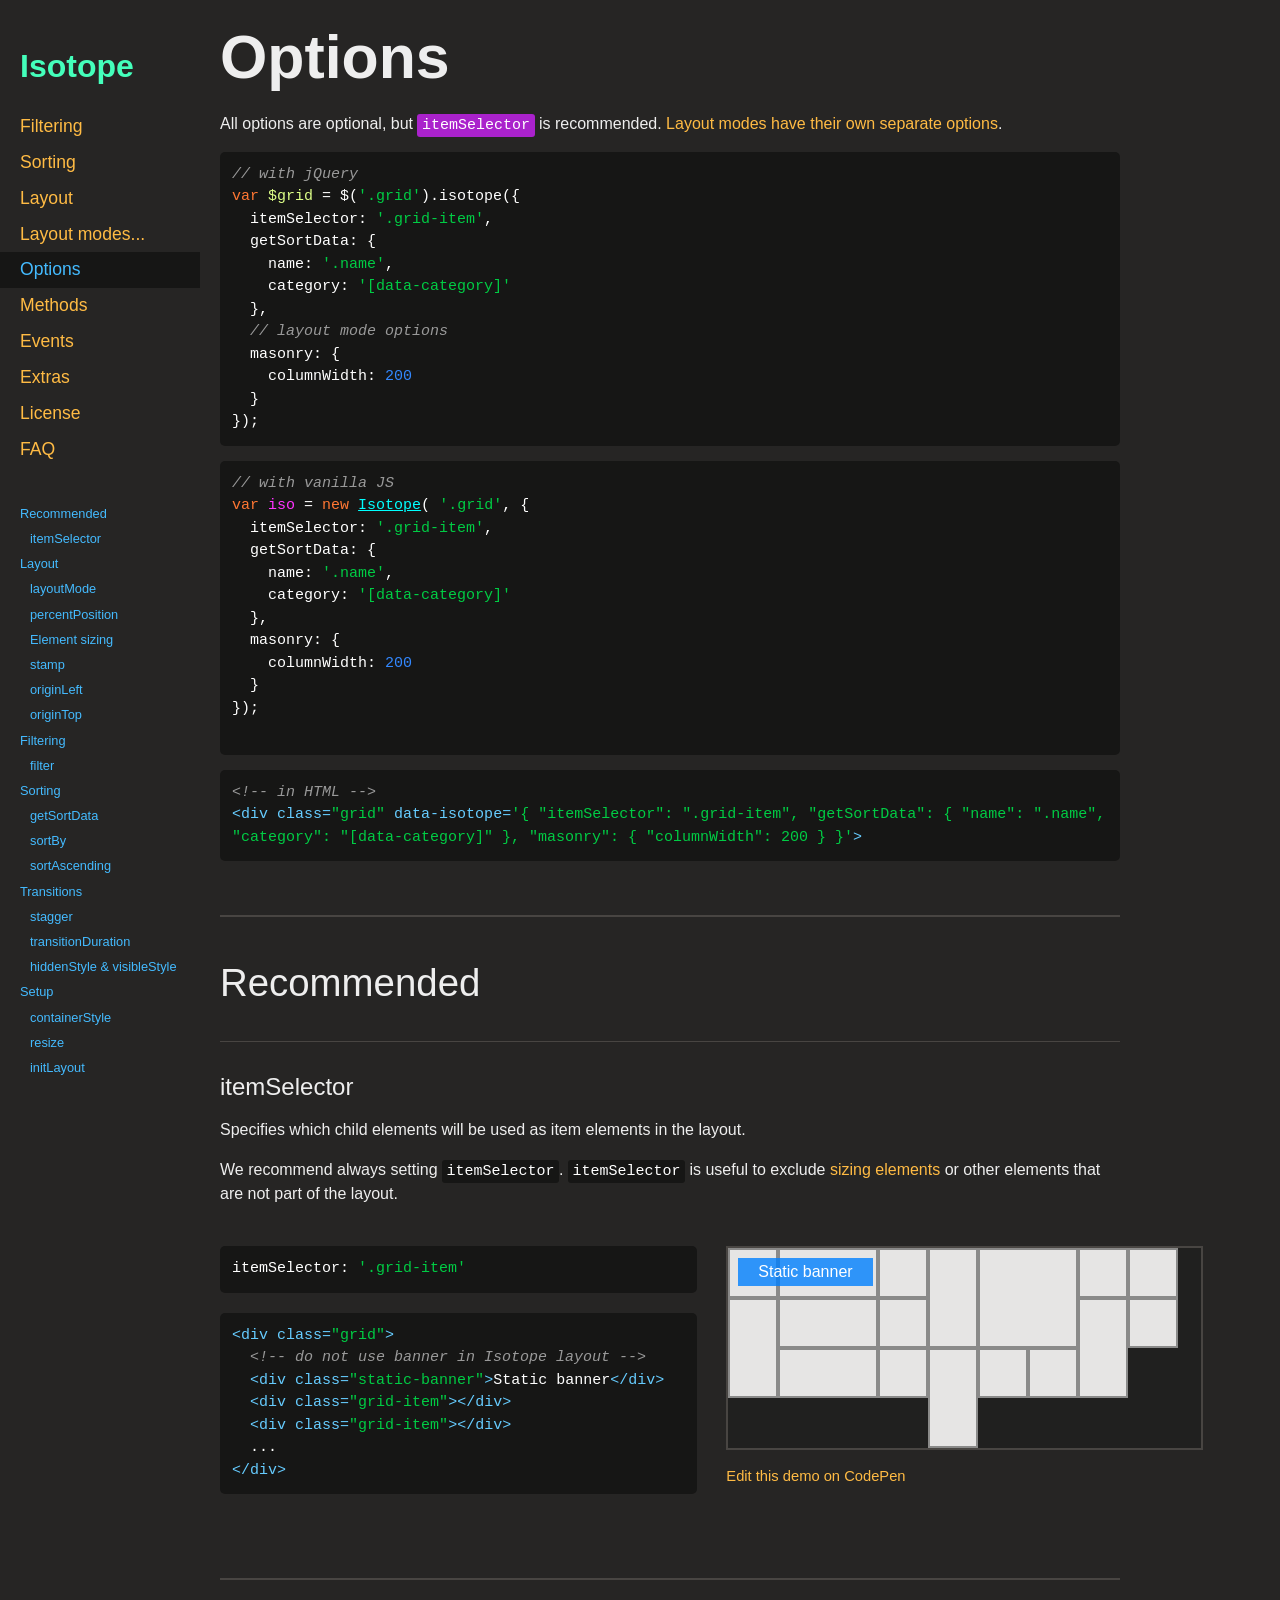
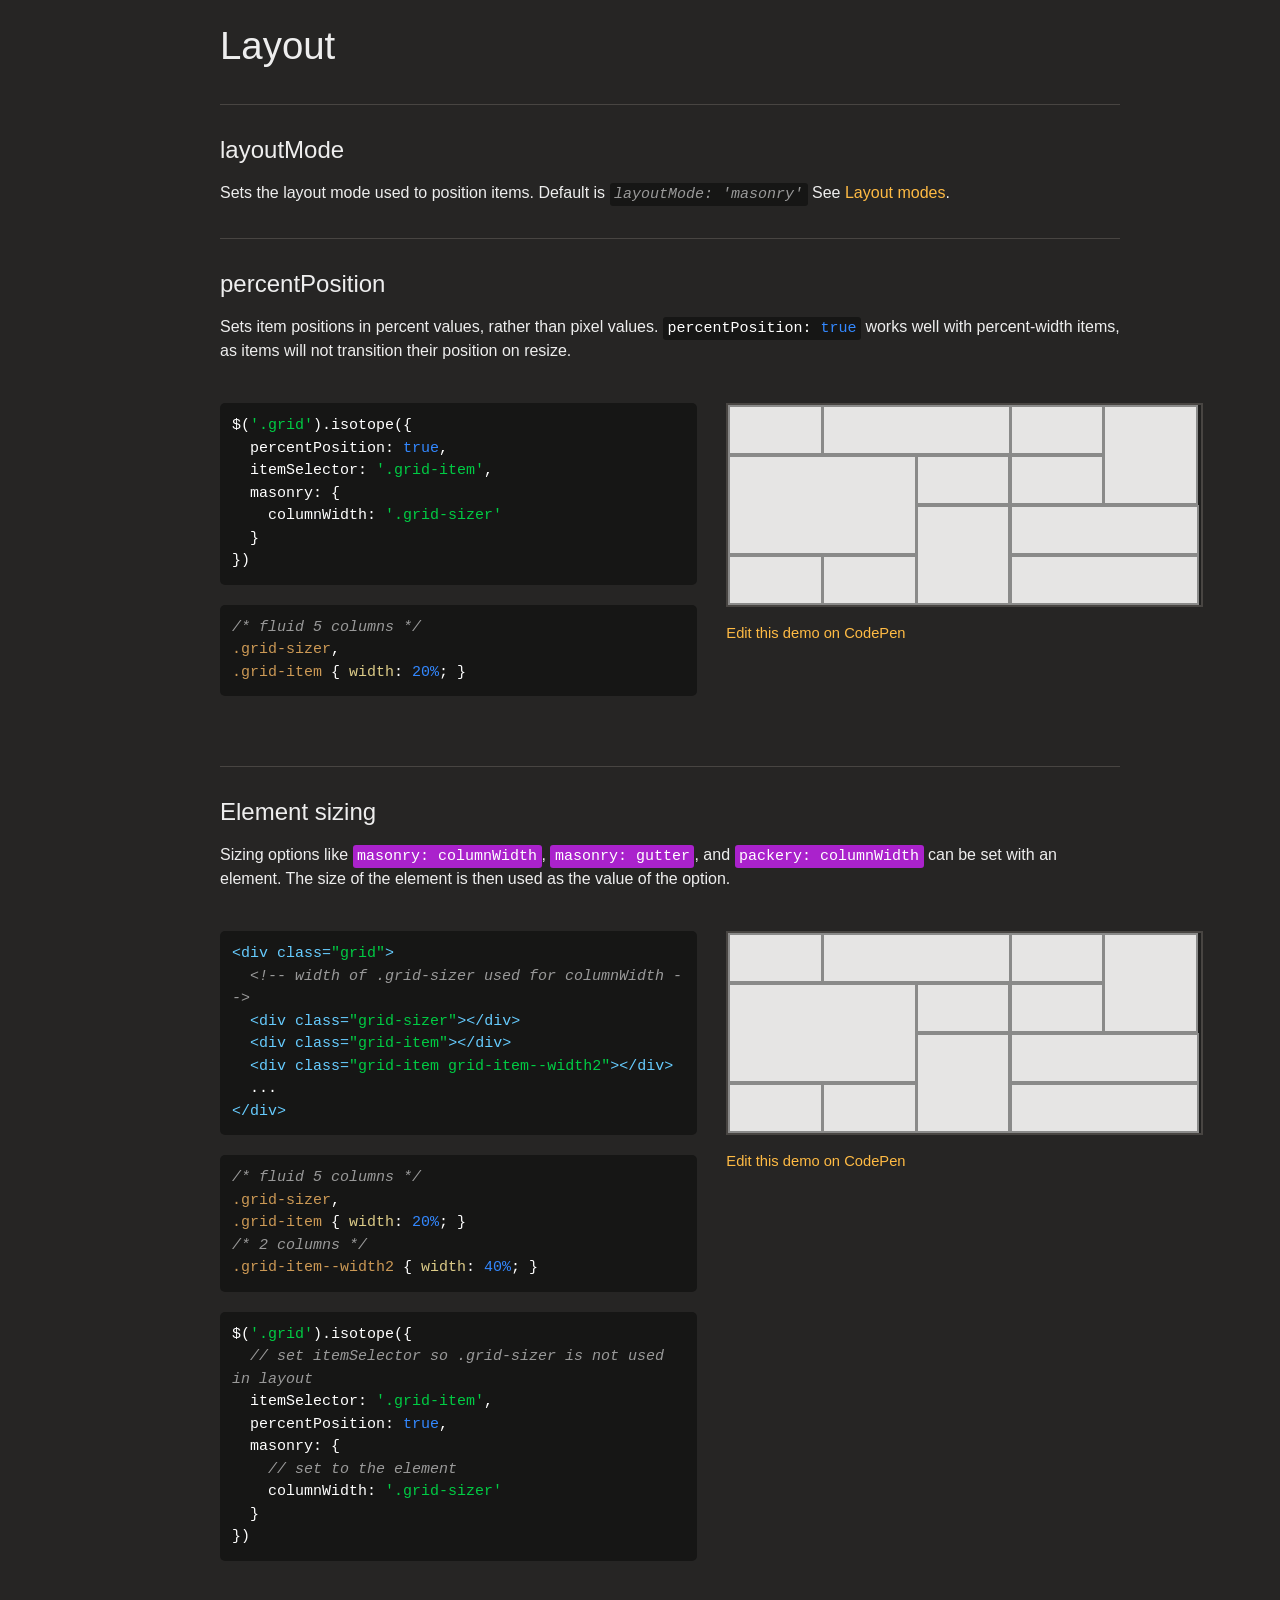
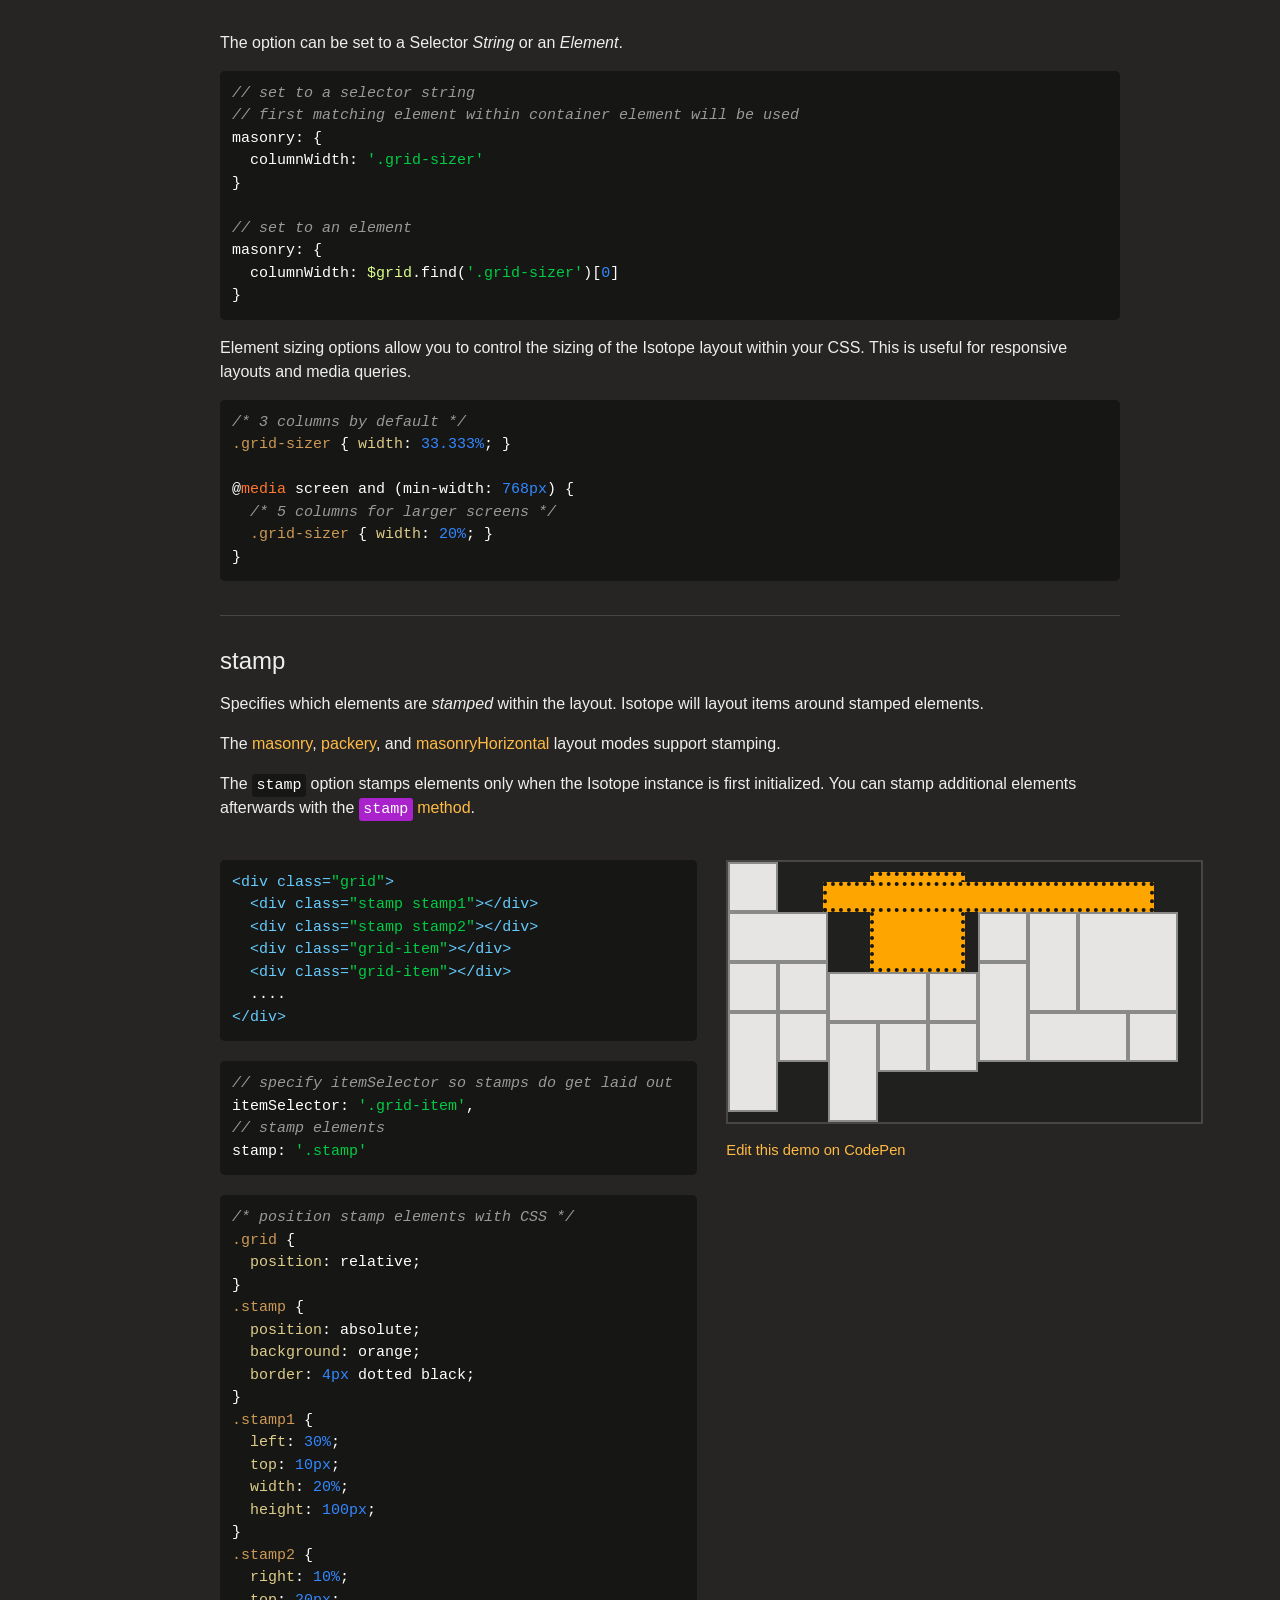
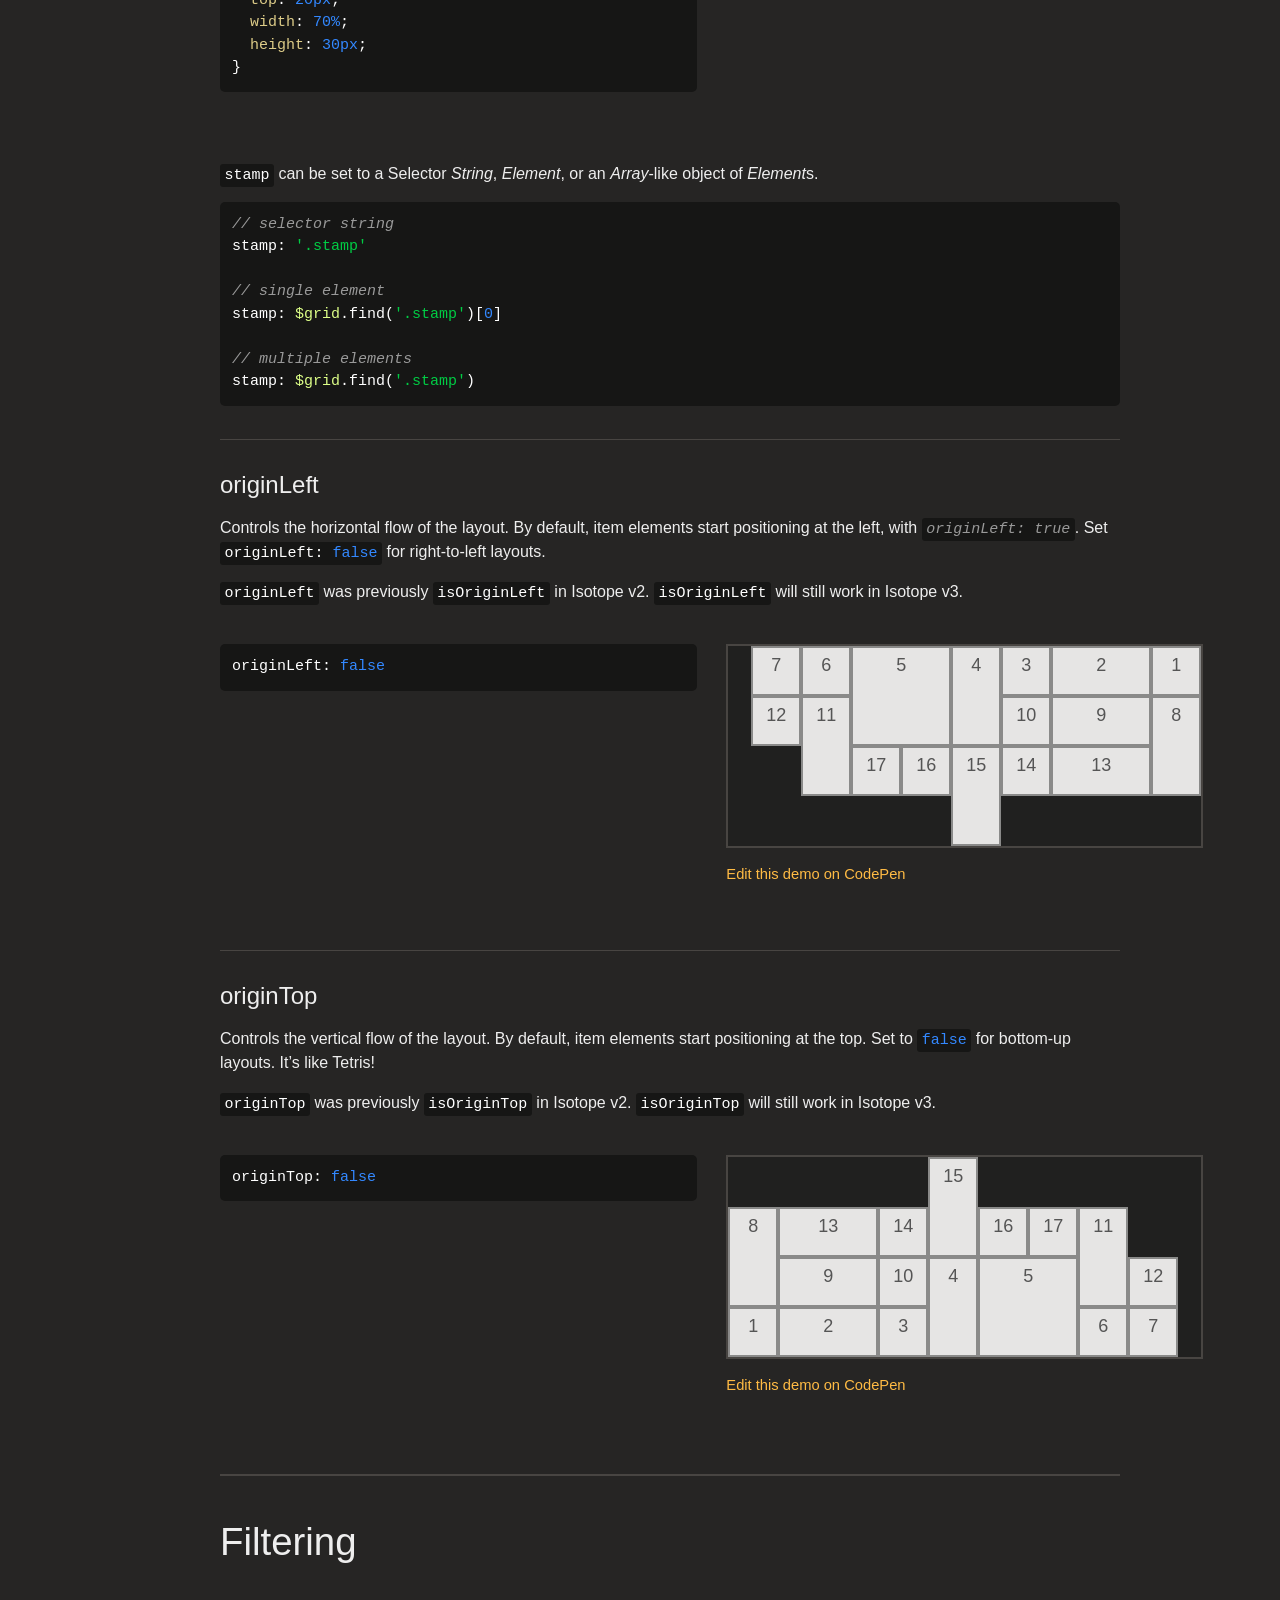
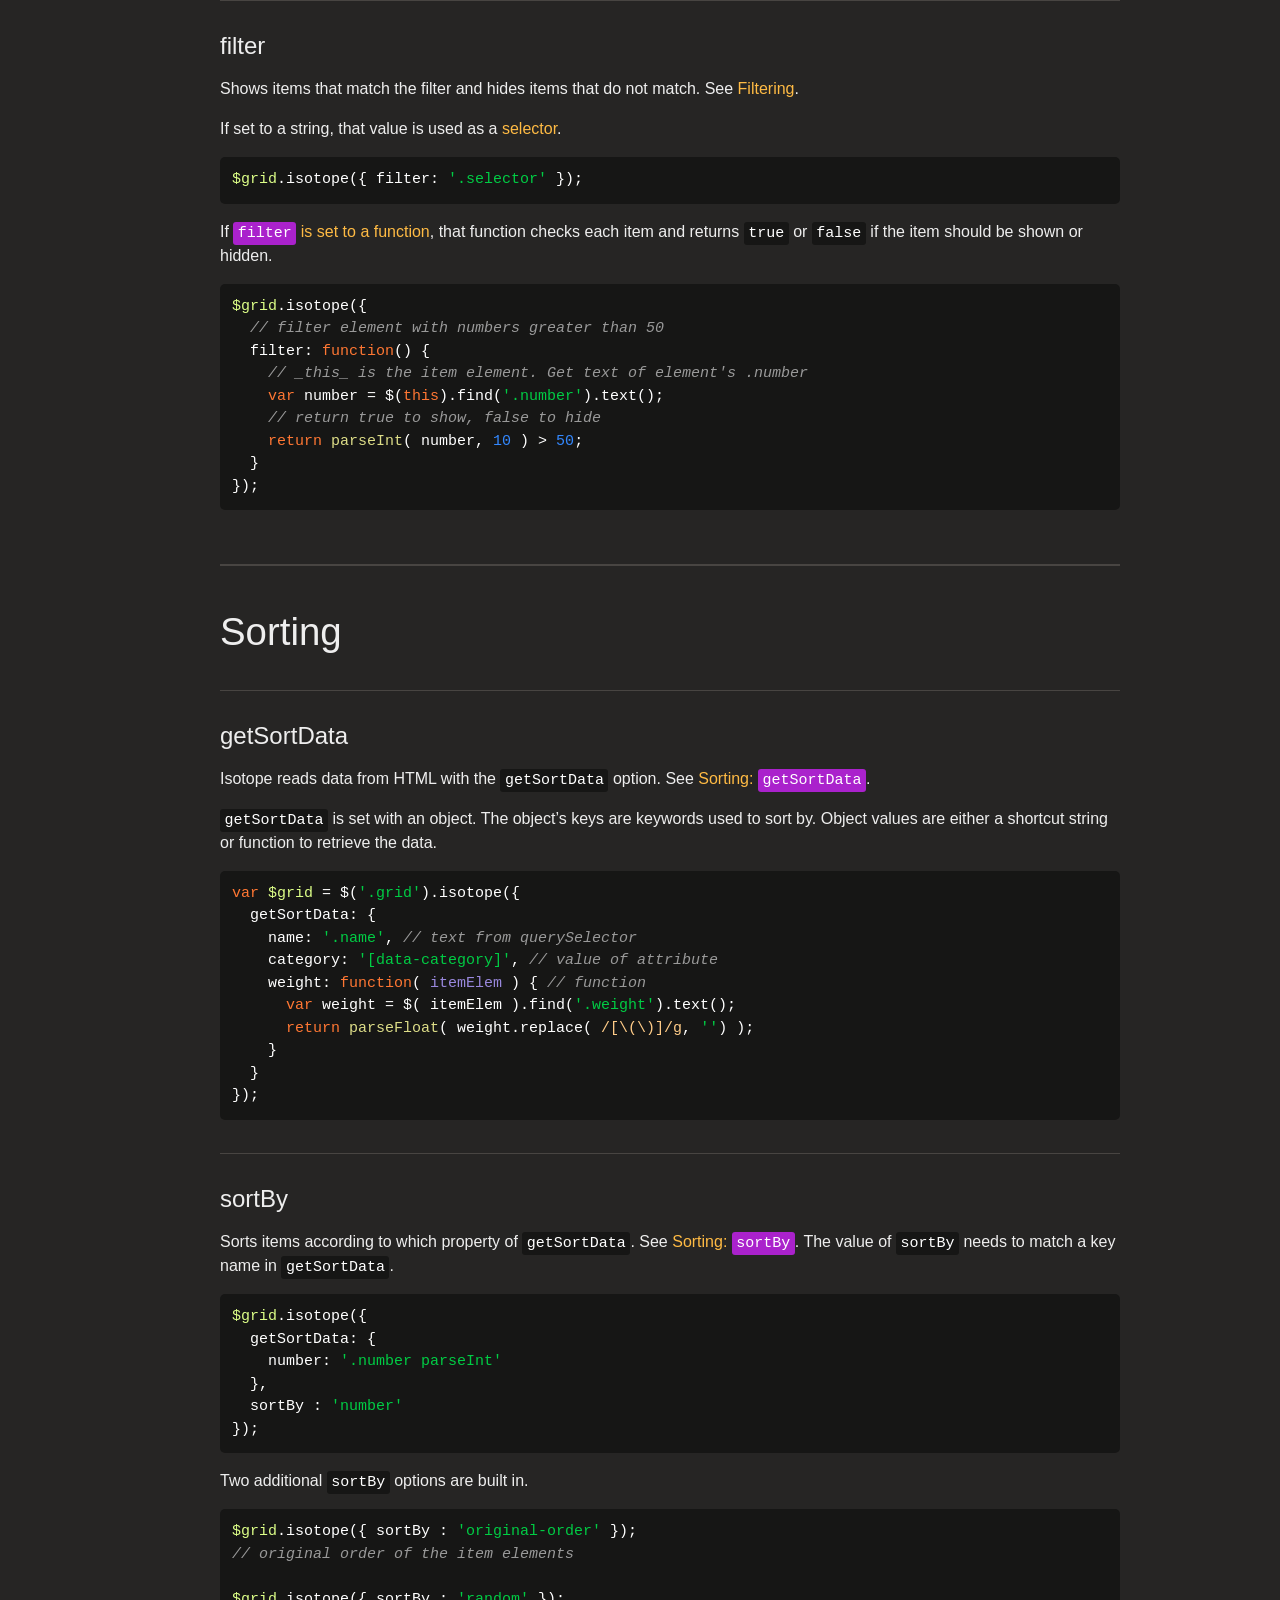
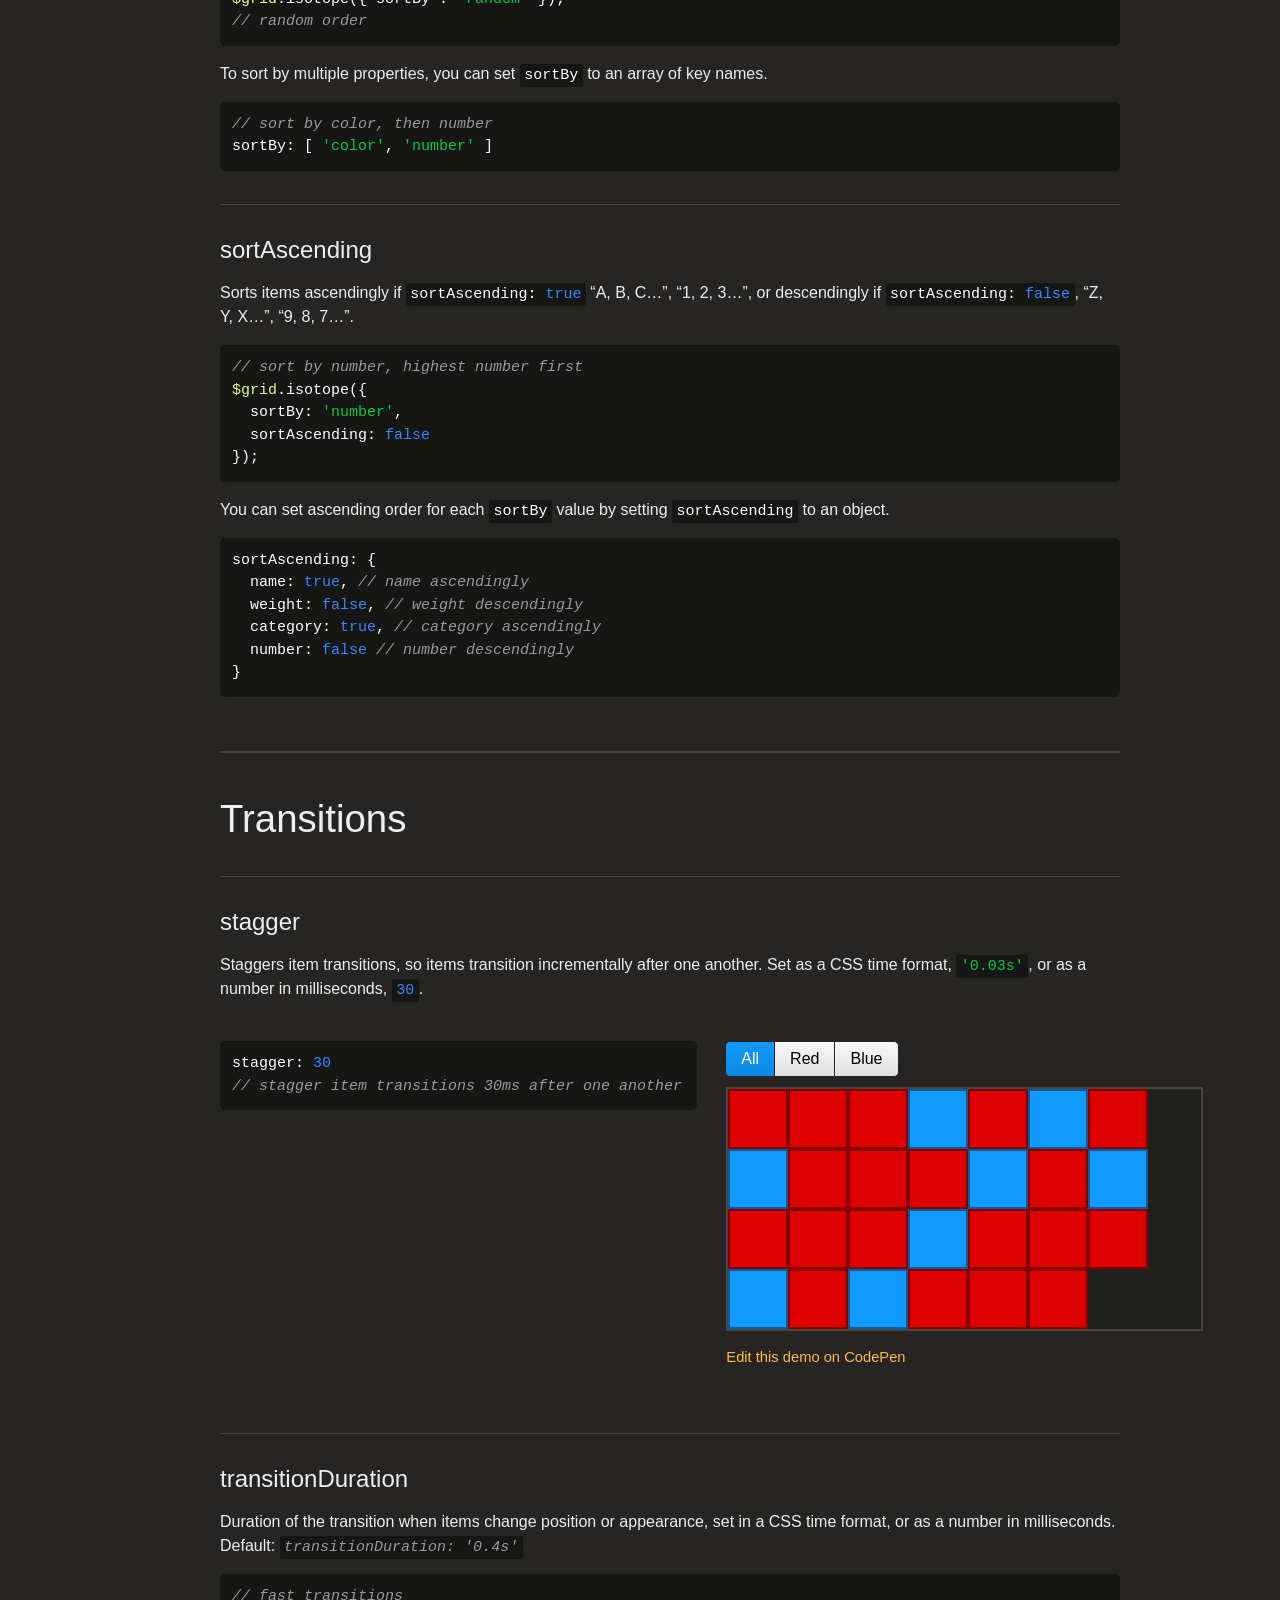
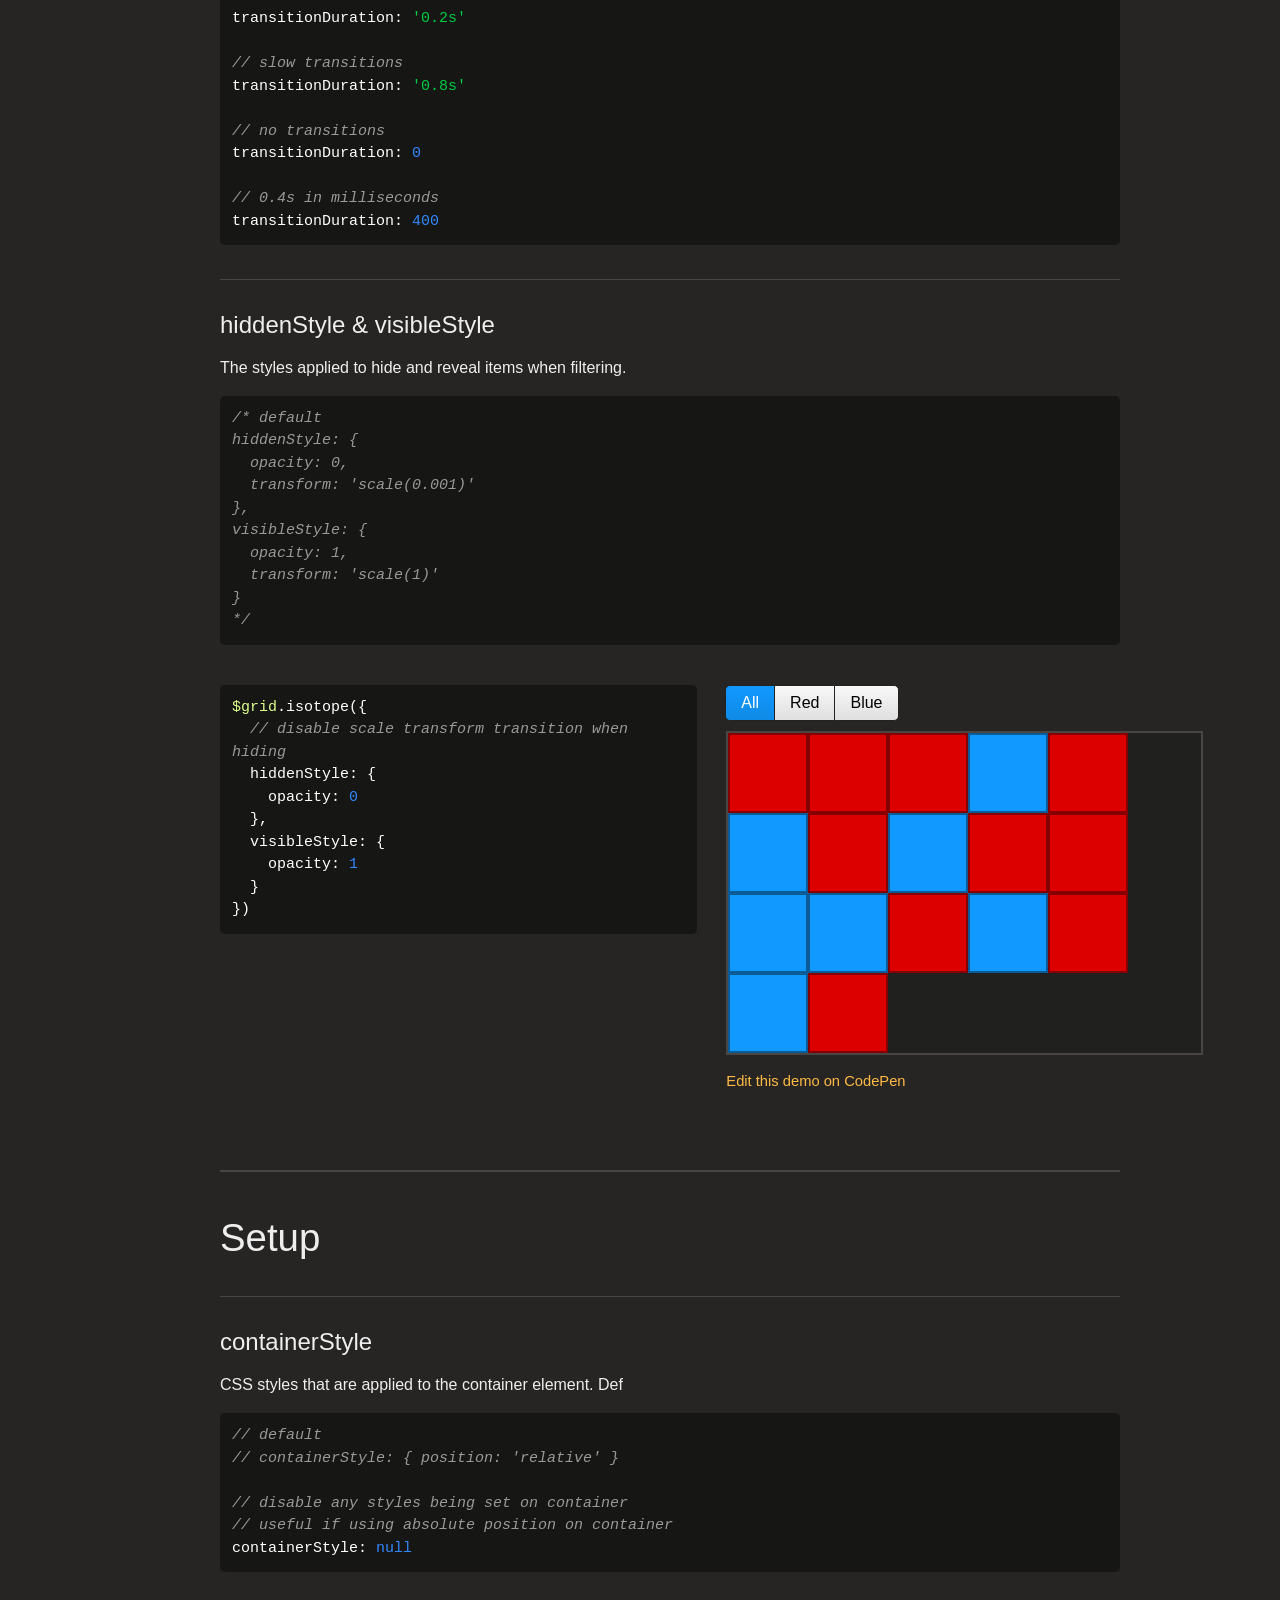
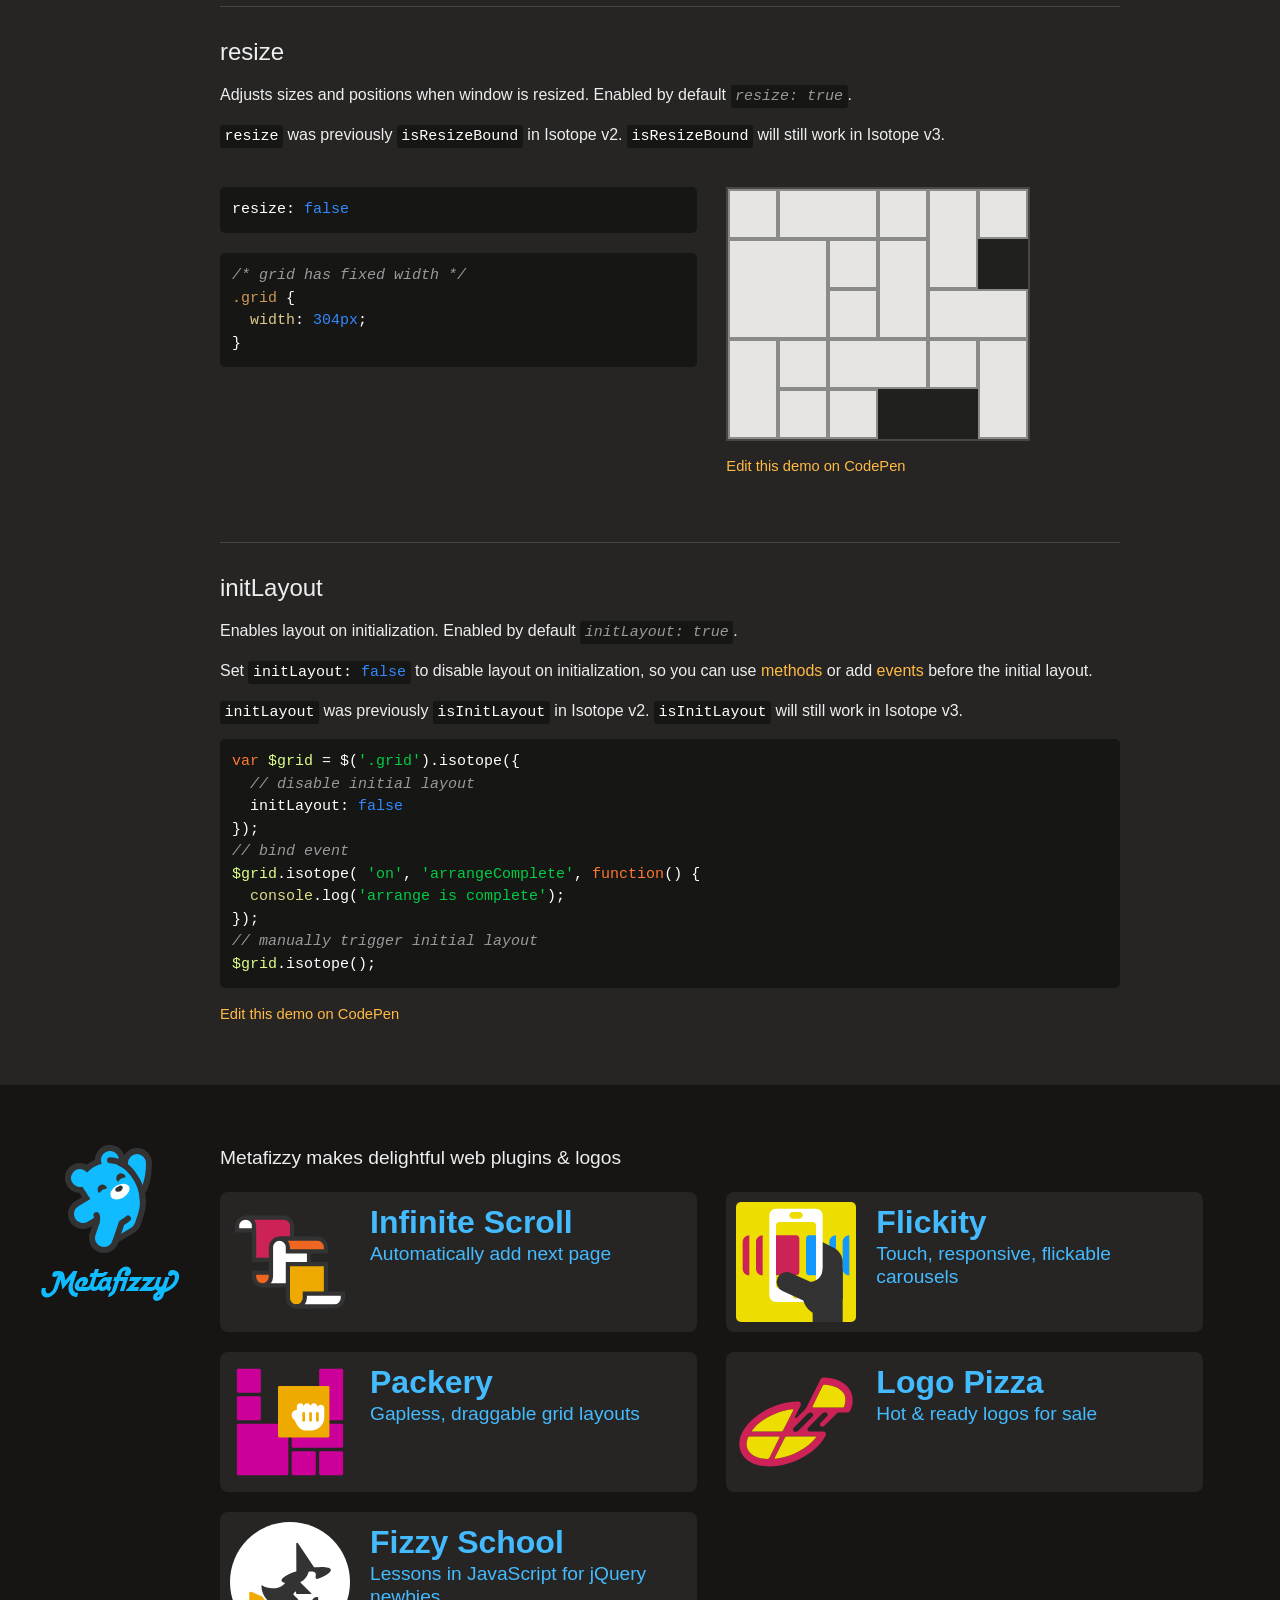
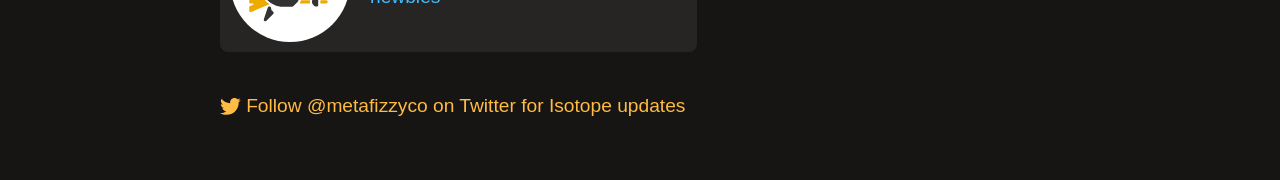
<file: isotope-docs/options.html>
<!doctype html>
<html class="export" lang="en">
<head>
  <meta charset="utf-8">
  <meta name="viewport" content="width=device-width">
  <meta name="description" content="Filter &amp; sort magical layouts">

  <title>Isotope &#xB7; Options</title>

    <!-- Isotope does not require any CSS files -->
    <link rel="stylesheet" href="css/isotope-docs.css?6" media="screen">

  <meta name="twitter:card" content="summary">
  <meta name="twitter:site" content="@metafizzyco">
  <meta name="twitter:url" content="https://isotope.metafizzy.co/options.html">
  <meta name="twitter:title" content="Isotope Options">
  <meta name="twitter:description" content="Filter &amp; sort magical layouts">

</head>
<body class="page--options">


  <div class="nav">
    <h1 class="nav__title"><a href=".">Isotope</a></h1>
  
    <ol class="site-nav">
      <li class="site-nav__item site-nav__item--filtering">
        <a class="site-nav__item__link" href="filtering.html">Filtering</a></li>
      <li class="site-nav__item site-nav__item--sorting">
        <a class="site-nav__item__link" href="sorting.html">Sorting</a></li>
      <li class="site-nav__item site-nav__item--layout ">
        <a class="site-nav__item__link" href="layout.html">Layout</a>
      </li>
      <li class="site-nav__item site-nav__item--layout-modes sub-nav-parent">
        <a class="site-nav__item__link" href="layout-modes.html">Layout modes</a>
        <ul class="sub-nav">
            <li class="sub-nav__item sub-nav__item--masonry">
              <a class="sub-nav__item__link" href="layout-modes/masonry.html">masonry</a></li>
            <li class="sub-nav__item sub-nav__item--fitrows">
              <a class="sub-nav__item__link" href="layout-modes/fitrows.html">fitRows</a></li>
            <li class="sub-nav__item sub-nav__item--vertical">
              <a class="sub-nav__item__link" href="layout-modes/vertical.html">vertical</a></li>
            <li class="sub-nav__item sub-nav__item--packery">
              <a class="sub-nav__item__link" href="layout-modes/packery.html">packery</a></li>
            <li class="sub-nav__item sub-nav__item--cellsbyrow">
              <a class="sub-nav__item__link" href="layout-modes/cellsbyrow.html">cellsByRow</a></li>
            <li class="sub-nav__item sub-nav__item--masonryhorizontal">
              <a class="sub-nav__item__link" href="layout-modes/masonryhorizontal.html">masonryHorizontal</a></li>
            <li class="sub-nav__item sub-nav__item--fitcolumns">
              <a class="sub-nav__item__link" href="layout-modes/fitcolumns.html">fitColumns</a></li>
            <li class="sub-nav__item sub-nav__item--cellsbycolumn">
              <a class="sub-nav__item__link" href="layout-modes/cellsbycolumn.html">cellsByColumn</a></li>
            <li class="sub-nav__item sub-nav__item--horiz">
              <a class="sub-nav__item__link" href="layout-modes/horiz.html">horiz</a></li>
        </ul>
      </li>
      <li class="site-nav__item site-nav__item--options">
        <a class="site-nav__item__link" href="options.html">Options</a></li>
      <li class="site-nav__item site-nav__item--methods">
        <a class="site-nav__item__link" href="methods.html">Methods</a></li>
      <li class="site-nav__item site-nav__item--events">
        <a class="site-nav__item__link" href="events.html">Events</a></li>
      <li class="site-nav__item site-nav__item--extras">
        <a class="site-nav__item__link" href="extras.html">Extras</a></li>
      <li class="site-nav__item site-nav__item--license">
        <a class="site-nav__item__link" href="license.html">License</a></li>
      <li class="site-nav__item site-nav__item--faq">
        <a class="site-nav__item__link" href="faq.html">FAQ</a></li>
    </ol>
  
    <ul class="page-nav" data-js="page-nav">
<li class="page-nav__item page-nav__item--h2"><a href="#recommended">Recommended</a></li>
<li class="page-nav__item page-nav__item--h3"><a href="#itemselector">itemSelector</a></li>
<li class="page-nav__item page-nav__item--h2"><a href="#layout">Layout</a></li>
<li class="page-nav__item page-nav__item--h3"><a href="#layoutmode">layoutMode</a></li>
<li class="page-nav__item page-nav__item--h3"><a href="#percentposition">percentPosition</a></li>
<li class="page-nav__item page-nav__item--h3"><a href="#element-sizing">Element sizing</a></li>
<li class="page-nav__item page-nav__item--h3"><a href="#stamp">stamp</a></li>
<li class="page-nav__item page-nav__item--h3"><a href="#originleft">originLeft</a></li>
<li class="page-nav__item page-nav__item--h3"><a href="#origintop">originTop</a></li>
<li class="page-nav__item page-nav__item--h2"><a href="#filtering">Filtering</a></li>
<li class="page-nav__item page-nav__item--h3"><a href="#filter">filter</a></li>
<li class="page-nav__item page-nav__item--h2"><a href="#sorting">Sorting</a></li>
<li class="page-nav__item page-nav__item--h3"><a href="#getsortdata">getSortData</a></li>
<li class="page-nav__item page-nav__item--h3"><a href="#sortby">sortBy</a></li>
<li class="page-nav__item page-nav__item--h3"><a href="#sortascending">sortAscending</a></li>
<li class="page-nav__item page-nav__item--h2"><a href="#transitions">Transitions</a></li>
<li class="page-nav__item page-nav__item--h3"><a href="#stagger">stagger</a></li>
<li class="page-nav__item page-nav__item--h3"><a href="#transitionduration">transitionDuration</a></li>
<li class="page-nav__item page-nav__item--h3"><a href="#hiddenstyle-visiblestyle">hiddenStyle &amp; visibleStyle</a></li>
<li class="page-nav__item page-nav__item--h2"><a href="#setup">Setup</a></li>
<li class="page-nav__item page-nav__item--h3"><a href="#containerstyle">containerStyle</a></li>
<li class="page-nav__item page-nav__item--h3"><a href="#resize">resize</a></li>
<li class="page-nav__item page-nav__item--h3"><a href="#initlayout">initLayout</a></li>
</ul>
  </div>


  <div id="content" class="main">
    <div class="container">
        <h1>Options</h1>


<p>All options are optional, but <a href="#itemselector"><code>itemSelector</code></a> is recommended. <a href="layout-modes.html#layout-mode-options">Layout modes have their own separate options</a>.</p>

<pre><code class="js"><span class="comment">// with jQuery</span>
<span class="keyword">var</span> <span class="jquery_var">$grid</span> = $(<span class="string">&apos;.grid&apos;</span>).isotope({
  <span class="attr">itemSelector</span>: <span class="string">&apos;.grid-item&apos;</span>,
  <span class="attr">getSortData</span>: {
    <span class="attr">name</span>: <span class="string">&apos;.name&apos;</span>,
    <span class="attr">category</span>: <span class="string">&apos;[data-category]&apos;</span>
  },
  <span class="comment">// layout mode options</span>
  masonry: {
    <span class="attr">columnWidth</span>: <span class="number">200</span>
  }
});
</code></pre>
<pre><code class="js"><span class="comment">// with vanilla JS</span>
<span class="keyword">var</span> <span class="isotope_var">iso</span> = <span class="keyword">new</span> <span class="isotope_keyword">Isotope</span>( <span class="string">&apos;.grid&apos;</span>, {
  <span class="attr">itemSelector</span>: <span class="string">&apos;.grid-item&apos;</span>,
  <span class="attr">getSortData</span>: {
    <span class="attr">name</span>: <span class="string">&apos;.name&apos;</span>,
    <span class="attr">category</span>: <span class="string">&apos;[data-category]&apos;</span>
  },
  <span class="attr">masonry</span>: {
    <span class="attr">columnWidth</span>: <span class="number">200</span>
  }
});

</code></pre>
<pre><code class="html"><span class="comment">&lt;!-- in HTML --&gt;</span>
<span class="tag">&lt;<span class="name">div</span> <span class="attr">class</span>=<span class="string">&quot;grid&quot;</span> <span class="attr">data-isotope</span>=<span class="string">&apos;{ &quot;itemSelector&quot;: &quot;.grid-item&quot;, &quot;getSortData&quot;: { &quot;name&quot;: &quot;.name&quot;, &quot;category&quot;: &quot;[data-category]&quot; }, &quot;masonry&quot;: { &quot;columnWidth&quot;: 200 } }&apos;</span>&gt;</span>
</code></pre>

<h2 id="recommended">Recommended</h2>

<h3 id="itemselector">itemSelector</h3>

<p>Specifies which child elements will be used as item elements in the layout.</p>

<p>We recommend always setting <code>itemSelector</code>. <code>itemSelector</code> is useful to exclude <a href="#element-sizing">sizing elements</a> or other elements that are not part of the layout.</p>

<div class="duo example">
  <div class="duo__cell example__code">
<pre><code class="js">itemSelector: <span class="string">&apos;.grid-item&apos;</span>
</code></pre>

<pre><code class="html"><span class="tag">&lt;<span class="name">div</span> <span class="attr">class</span>=<span class="string">&quot;grid&quot;</span>&gt;</span>
  <span class="comment">&lt;!-- do not use banner in Isotope layout --&gt;</span>
  <span class="tag">&lt;<span class="name">div</span> <span class="attr">class</span>=<span class="string">&quot;static-banner&quot;</span>&gt;</span>Static banner<span class="tag">&lt;/<span class="name">div</span>&gt;</span>
  <span class="tag">&lt;<span class="name">div</span> <span class="attr">class</span>=<span class="string">&quot;grid-item&quot;</span>&gt;</span><span class="tag">&lt;/<span class="name">div</span>&gt;</span>
  <span class="tag">&lt;<span class="name">div</span> <span class="attr">class</span>=<span class="string">&quot;grid-item&quot;</span>&gt;</span><span class="tag">&lt;/<span class="name">div</span>&gt;</span>
  ...
<span class="tag">&lt;/<span class="name">div</span>&gt;</span>
</code></pre>
  </div>
  <div class="duo__cell example__demo">
    <div class="grid grid--has-banner" data-isotope="{ &quot;itemSelector&quot;: &quot;.grid-item&quot;, &quot;masonry&quot;: { &quot;columnWidth&quot;: 50 }}">
      <div class="static-banner">Static banner</div>
      <div class="grid-item"></div>
      <div class="grid-item grid-item--width2"></div>
      <div class="grid-item"></div>
      <div class="grid-item grid-item--height2"></div>
      <div class="grid-item grid-item--width2 grid-item--height2"></div>
      <div class="grid-item"></div>
      <div class="grid-item"></div>
      <div class="grid-item grid-item--height2"></div>
      <div class="grid-item grid-item--width2"></div>
      <div class="grid-item"></div>
      <div class="grid-item grid-item--height2"></div>
      <div class="grid-item"></div>
      <div class="grid-item grid-item--width2"></div>
      <div class="grid-item"></div>
      <div class="grid-item grid-item--height2"></div>
      <div class="grid-item"></div>
      <div class="grid-item"></div>
    </div>
    <p class="edit-demo">
        <a href="https://codepen.io/desandro/pen/yNOdxr">Edit this demo on CodePen</a>
    </p>
  </div>
</div>


<h2 id="layout">Layout</h2>

<h3 id="layoutmode">layoutMode</h3>

<p>Sets the layout mode used to position items. Default is
  <code><span class="comment">layoutMode: &apos;masonry&apos;</span></code>
  See <a href="layout-modes.html">Layout modes</a>.</p>


<h3 id="percentposition">percentPosition</h3>

<p>Sets item positions in percent values, rather than pixel values. <code>percentPosition: <span class="literal">true</span></code> works well with percent-width items, as items will not transition their position on resize.</p>

<div class="duo example">
  <div class="duo__cell example__code">
<pre><code class="js">$(<span class="string">&apos;.grid&apos;</span>).isotope({
  <span class="attr">percentPosition</span>: <span class="literal">true</span>,
  <span class="attr">itemSelector</span>: <span class="string">&apos;.grid-item&apos;</span>,
  <span class="attr">masonry</span>: {
    <span class="attr">columnWidth</span>: <span class="string">&apos;.grid-sizer&apos;</span>
  }
})
</code></pre>

<pre><code class="css"><span class="comment">/* fluid 5 columns */</span>
<span class="selector-class">.grid-sizer</span>,
<span class="selector-class">.grid-item</span> { <span class="attribute">width</span>: <span class="number">20%</span>; }
</code></pre>
  </div>
  <div class="duo__cell example__demo">
    <div class="grid grid--fluid-5-col" data-isotope="{ &quot;masonry&quot;: { &quot;columnWidth&quot;: &quot;.grid-sizer&quot; }, &quot;itemSelector&quot;: &quot;.grid-item&quot;, &quot;percentPosition&quot;: true }">
      <div class="grid-sizer"></div>
      <div class="grid-item"></div>
      <div class="grid-item grid-item--width2"></div>
      <div class="grid-item"></div>
      <div class="grid-item grid-item--height2"></div>
      <div class="grid-item grid-item--width2 grid-item--height2"></div>
      <div class="grid-item"></div>
      <div class="grid-item"></div>
      <div class="grid-item grid-item--height2"></div>
      <div class="grid-item grid-item--width2"></div>
      <div class="grid-item"></div>
      <div class="grid-item grid-item--width2"></div>
      <div class="grid-item"></div>
    </div>
    <p class="edit-demo">
        <a href="https://codepen.io/desandro/pen/mIkhq">Edit this demo on CodePen</a>
    </p>
  </div>
</div>


<h3 id="element-sizing">Element sizing</h3>

<p>Sizing options like <a href="layout-modes/masonry.html#columnwidth"><code>masonry: columnWidth</code></a>, <a href="layout-modes/masonry.html#gutter"><code>masonry: gutter</code></a>, and <a href="layout-modes/packery.html#columnwidth"><code>packery: columnWidth</code></a> can be set with an element. The size of the element is then used as the value of the option.</p>

<div class="duo example">
  <div class="duo__cell example__code">
<pre><code class="html"><span class="tag">&lt;<span class="name">div</span> <span class="attr">class</span>=<span class="string">&quot;grid&quot;</span>&gt;</span>
  <span class="comment">&lt;!-- width of .grid-sizer used for columnWidth --&gt;</span>
  <span class="tag">&lt;<span class="name">div</span> <span class="attr">class</span>=<span class="string">&quot;grid-sizer&quot;</span>&gt;</span><span class="tag">&lt;/<span class="name">div</span>&gt;</span>
  <span class="tag">&lt;<span class="name">div</span> <span class="attr">class</span>=<span class="string">&quot;grid-item&quot;</span>&gt;</span><span class="tag">&lt;/<span class="name">div</span>&gt;</span>
  <span class="tag">&lt;<span class="name">div</span> <span class="attr">class</span>=<span class="string">&quot;grid-item grid-item--width2&quot;</span>&gt;</span><span class="tag">&lt;/<span class="name">div</span>&gt;</span>
  ...
<span class="tag">&lt;/<span class="name">div</span>&gt;</span>
</code></pre>

<pre><code class="css"><span class="comment">/* fluid 5 columns */</span>
<span class="selector-class">.grid-sizer</span>,
<span class="selector-class">.grid-item</span> { <span class="attribute">width</span>: <span class="number">20%</span>; }
<span class="comment">/* 2 columns */</span>
<span class="selector-class">.grid-item--width2</span> { <span class="attribute">width</span>: <span class="number">40%</span>; }
</code></pre>

<pre><code class="js">$(<span class="string">&apos;.grid&apos;</span>).isotope({
  <span class="comment">// set itemSelector so .grid-sizer is not used in layout</span>
  itemSelector: <span class="string">&apos;.grid-item&apos;</span>,
  <span class="attr">percentPosition</span>: <span class="literal">true</span>,
  <span class="attr">masonry</span>: {
    <span class="comment">// set to the element</span>
    columnWidth: <span class="string">&apos;.grid-sizer&apos;</span>
  }
})
</code></pre>
  </div>
  <div class="duo__cell examle__demo">
    <div class="grid grid--fluid-5-col" data-isotope="{ &quot;masonry&quot;: { &quot;columnWidth&quot;: &quot;.grid-sizer&quot; }, &quot;itemSelector&quot;: &quot;.grid-item&quot;, &quot;percentPosition&quot;: true }">
      <div class="grid-sizer"></div>
      <div class="grid-item"></div>
      <div class="grid-item grid-item--width2"></div>
      <div class="grid-item"></div>
      <div class="grid-item grid-item--height2"></div>
      <div class="grid-item grid-item--width2 grid-item--height2"></div>
      <div class="grid-item"></div>
      <div class="grid-item"></div>
      <div class="grid-item grid-item--height2"></div>
      <div class="grid-item grid-item--width2"></div>
      <div class="grid-item"></div>
      <div class="grid-item grid-item--width2"></div>
      <div class="grid-item"></div>
    </div>

    <p class="edit-demo">
        <a href="https://codepen.io/desandro/pen/mIkhq">Edit this demo on CodePen</a>
    </p>
  </div>
</div>

<p>The option can be set to a Selector <i>String</i> or an <i>Element</i>.</p>

<pre><code class="js"><span class="comment">// set to a selector string</span>
<span class="comment">// first matching element within container element will be used</span>
masonry: {
  <span class="attr">columnWidth</span>: <span class="string">&apos;.grid-sizer&apos;</span>
}

<span class="comment">// set to an element</span>
masonry: {
  <span class="attr">columnWidth</span>: <span class="jquery_var">$grid</span>.find(<span class="string">&apos;.grid-sizer&apos;</span>)[<span class="number">0</span>]
}
</code></pre>

<p>Element sizing options allow you to control the sizing of the Isotope layout within your CSS. This is useful for responsive layouts and media queries.</p>

<pre><code class="css"><span class="comment">/* 3 columns by default */</span>
<span class="selector-class">.grid-sizer</span> { <span class="attribute">width</span>: <span class="number">33.333%</span>; }

@<span class="keyword">media</span> screen and (min-width: <span class="number">768px</span>) {
  <span class="comment">/* 5 columns for larger screens */</span>
  <span class="selector-class">.grid-sizer</span> { <span class="attribute">width</span>: <span class="number">20%</span>; }
}
</code></pre>


<h3 id="stamp">stamp</h3>

<p>Specifies which elements are <em>stamped</em> within the layout. Isotope will layout items around stamped elements.</p>

<p>The <a href="layout-modes/masonry.html">masonry</a>, <a href="layout-modes/packery.html">packery</a>, and <a href="layout-modes/masonryhorizontal.html">masonryHorizontal</a> layout modes support stamping.</p>

<p>The <code>stamp</code> option stamps elements only when the Isotope instance is first initialized. You can stamp additional elements afterwards with the <a href="methods.html#stamp"><code>stamp</code> method</a>.</p>

<div class="duo example">
  <div class="duo__cell example__code">
<pre><code class="html"><span class="tag">&lt;<span class="name">div</span> <span class="attr">class</span>=<span class="string">&quot;grid&quot;</span>&gt;</span>
  <span class="tag">&lt;<span class="name">div</span> <span class="attr">class</span>=<span class="string">&quot;stamp stamp1&quot;</span>&gt;</span><span class="tag">&lt;/<span class="name">div</span>&gt;</span>
  <span class="tag">&lt;<span class="name">div</span> <span class="attr">class</span>=<span class="string">&quot;stamp stamp2&quot;</span>&gt;</span><span class="tag">&lt;/<span class="name">div</span>&gt;</span>
  <span class="tag">&lt;<span class="name">div</span> <span class="attr">class</span>=<span class="string">&quot;grid-item&quot;</span>&gt;</span><span class="tag">&lt;/<span class="name">div</span>&gt;</span>
  <span class="tag">&lt;<span class="name">div</span> <span class="attr">class</span>=<span class="string">&quot;grid-item&quot;</span>&gt;</span><span class="tag">&lt;/<span class="name">div</span>&gt;</span>
  ....
<span class="tag">&lt;/<span class="name">div</span>&gt;</span>
</code></pre>

<pre><code class="js"><span class="comment">// specify itemSelector so stamps do get laid out</span>
itemSelector: <span class="string">&apos;.grid-item&apos;</span>,
<span class="comment">// stamp elements</span>
stamp: <span class="string">&apos;.stamp&apos;</span>
</code></pre>

<pre><code class="css"><span class="comment">/* position stamp elements with CSS */</span>
<span class="selector-class">.grid</span> {
  <span class="attribute">position</span>: relative;
}
<span class="selector-class">.stamp</span> {
  <span class="attribute">position</span>: absolute;
  <span class="attribute">background</span>: orange;
  <span class="attribute">border</span>: <span class="number">4px</span> dotted black;
}
<span class="selector-class">.stamp1</span> {
  <span class="attribute">left</span>: <span class="number">30%</span>;
  <span class="attribute">top</span>: <span class="number">10px</span>;
  <span class="attribute">width</span>: <span class="number">20%</span>;
  <span class="attribute">height</span>: <span class="number">100px</span>;
}
<span class="selector-class">.stamp2</span> {
  <span class="attribute">right</span>: <span class="number">10%</span>;
  <span class="attribute">top</span>: <span class="number">20px</span>;
  <span class="attribute">width</span>: <span class="number">70%</span>;
  <span class="attribute">height</span>: <span class="number">30px</span>;
}
</code></pre>
  </div>
  <div class="duo__cell example__demo">
    <div class="grid grid--has-stamp" data-isotope="{ &quot;itemSelector&quot;: &quot;.grid-item&quot;, &quot;stamp&quot;: &quot;.stamp&quot;, &quot;masonry&quot;: { &quot;columnWidth&quot;: 50 } }">
      <div class="stamp stamp--stamp-option-stamp1"></div>
      <div class="stamp stamp--stamp-option-stamp2"></div>
      <div class="grid-item"></div>
      <div class="grid-item grid-item--width2"></div>
      <div class="grid-item"></div>
      <div class="grid-item grid-item--height2"></div>
      <div class="grid-item grid-item--width2 grid-item--height2"></div>
      <div class="grid-item"></div>
      <div class="grid-item"></div>
      <div class="grid-item grid-item--height2"></div>
      <div class="grid-item grid-item--width2"></div>
      <div class="grid-item"></div>
      <div class="grid-item grid-item--height2"></div>
      <div class="grid-item"></div>
      <div class="grid-item grid-item--width2"></div>
      <div class="grid-item"></div>
      <div class="grid-item grid-item--height2"></div>
      <div class="grid-item"></div>
      <div class="grid-item"></div>
    </div>

    <p class="edit-demo">
        <a href="https://codepen.io/desandro/pen/jfhnx">Edit this demo on CodePen</a>
    </p>
  </div>
</div>

<p><code>stamp</code> can be set to a Selector <i>String</i>, <i>Element</i>, or an <i>Array</i>-like object of <i>Element</i>s.</p>

<pre><code class="js"><span class="comment">// selector string</span>
stamp: <span class="string">&apos;.stamp&apos;</span>

<span class="comment">// single element</span>
stamp: <span class="jquery_var">$grid</span>.find(<span class="string">&apos;.stamp&apos;</span>)[<span class="number">0</span>]

<span class="comment">// multiple elements</span>
stamp: <span class="jquery_var">$grid</span>.find(<span class="string">&apos;.stamp&apos;</span>)
</code></pre>


<h3 id="originleft">originLeft</h3>

<p>Controls the horizontal flow of the layout. By default, item elements start positioning at the left, with <code><span class="comment">originLeft: true</span></code>. Set <code>originLeft: <span class="literal">false</span></code> for right-to-left layouts.</p>

<p><code>originLeft</code> was previously <code>isOriginLeft</code> in Isotope v2. <code>isOriginLeft</code> will still work in Isotope v3.</p>

<div class="duo example">
  <div class="duo__cell example__code">
<pre><code class="js">originLeft: <span class="literal">false</span>
</code></pre>
  </div>
  <div class="duo__cell example__code">
    <div class="grid grid--counting" data-isotope="{ &quot;originLeft&quot;: false, &quot;masonry&quot;: { &quot;columnWidth&quot;: 50 } }">
      <div class="grid-item"></div>
      <div class="grid-item grid-item--width2"></div>
      <div class="grid-item"></div>
      <div class="grid-item grid-item--height2"></div>
      <div class="grid-item grid-item--width2 grid-item--height2"></div>
      <div class="grid-item"></div>
      <div class="grid-item"></div>
      <div class="grid-item grid-item--height2"></div>
      <div class="grid-item grid-item--width2"></div>
      <div class="grid-item"></div>
      <div class="grid-item grid-item--height2"></div>
      <div class="grid-item"></div>
      <div class="grid-item grid-item--width2"></div>
      <div class="grid-item"></div>
      <div class="grid-item grid-item--height2"></div>
      <div class="grid-item"></div>
      <div class="grid-item"></div>
    </div>

    <p class="edit-demo">
        <a href="https://codepen.io/desandro/pen/gadFJ">Edit this demo on CodePen</a>
    </p>
  </div>
</div>


<h3 id="origintop">originTop</h3>

<p>Controls the vertical flow of the layout. By default, item elements start positioning at the top. Set to <code><span class="literal">false</span></code> for bottom-up layouts. It&#x2019;s like Tetris!</p>

<p><code>originTop</code> was previously <code>isOriginTop</code> in Isotope v2. <code>isOriginTop</code> will still work in Isotope v3.</p>

<div class="duo example">
  <div class="duo__cell example__code">
<pre><code class="js">originTop: <span class="literal">false</span>
</code></pre>
  </div>
  <div class="duo__cell example__demo">
    <div class="grid grid--counting" data-isotope="{ &quot;originTop&quot;: false }">
      <div class="grid-item"></div>
      <div class="grid-item grid-item--width2"></div>
      <div class="grid-item"></div>
      <div class="grid-item grid-item--height2"></div>
      <div class="grid-item grid-item--width2 grid-item--height2"></div>
      <div class="grid-item"></div>
      <div class="grid-item"></div>
      <div class="grid-item grid-item--height2"></div>
      <div class="grid-item grid-item--width2"></div>
      <div class="grid-item"></div>
      <div class="grid-item grid-item--height2"></div>
      <div class="grid-item"></div>
      <div class="grid-item grid-item--width2"></div>
      <div class="grid-item"></div>
      <div class="grid-item grid-item--height2"></div>
      <div class="grid-item"></div>
      <div class="grid-item"></div>
    </div>
    <p class="edit-demo">
        <a href="https://codepen.io/desandro/pen/kxFJH">Edit this demo on CodePen</a>
    </p>
  </div>
</div>


<h2 id="filtering">Filtering</h2>

<h3 id="filter">filter</h3>

<p>Shows items that match the filter and hides items that do not match. See <a href="filtering.html">Filtering</a>.</p>

<p>If set to a string, that value is used as a <a href="filtering.html#selectors">selector</a>.</p>

<pre><code class="js"><span class="jquery_var">$grid</span>.isotope({ <span class="attr">filter</span>: <span class="string">&apos;.selector&apos;</span> });
</code></pre>

<p>If <a href="filtering.html#functions"><code>filter</code> is set to a function</a>, that function checks each item and returns <code>true</code> or <code>false</code> if the item should be shown or hidden.</p>

<pre><code class="js"><span class="jquery_var">$grid</span>.isotope({
  <span class="comment">// filter element with numbers greater than 50</span>
  filter: <span class="function"><span class="keyword">function</span>(<span class="params"></span>) </span>{
    <span class="comment">// _this_ is the item element. Get text of element&apos;s .number</span>
    <span class="keyword">var</span> number = $(<span class="keyword">this</span>).find(<span class="string">&apos;.number&apos;</span>).text();
    <span class="comment">// return true to show, false to hide</span>
    <span class="keyword">return</span> <span class="built_in">parseInt</span>( number, <span class="number">10</span> ) &gt; <span class="number">50</span>;
  }
});
</code></pre>


<h2 id="sorting">Sorting</h2>


<h3 id="getsortdata">getSortData</h3>

<p>Isotope reads data from HTML with the <code>getSortData</code> option. See <a href="sorting.html#getsortdata">Sorting: <code>getSortData</code></a>.</p>

<p><code>getSortData</code> is set with an object. The object&#x2019;s keys are keywords used to sort by. Object values are either a shortcut string or function to retrieve the data.</p>

<pre><code class="js"><span class="keyword">var</span> <span class="jquery_var">$grid</span> = $(<span class="string">&apos;.grid&apos;</span>).isotope({
  <span class="attr">getSortData</span>: {
    <span class="attr">name</span>: <span class="string">&apos;.name&apos;</span>, <span class="comment">// text from querySelector</span>
    category: <span class="string">&apos;[data-category]&apos;</span>, <span class="comment">// value of attribute</span>
    weight: <span class="function"><span class="keyword">function</span>(<span class="params"> itemElem </span>) </span>{ <span class="comment">// function</span>
      <span class="keyword">var</span> weight = $( itemElem ).find(<span class="string">&apos;.weight&apos;</span>).text();
      <span class="keyword">return</span> <span class="built_in">parseFloat</span>( weight.replace( <span class="regexp">/[\(\)]/g</span>, <span class="string">&apos;&apos;</span>) );
    }
  }
});
</code></pre>


<h3 id="sortby">sortBy</h3>

<p>Sorts items according to which property of <code>getSortData</code>. See <a href="sorting.html#sortby">Sorting: <code>sortBy</code></a>. The value of <code>sortBy</code> needs to match a key name in <code>getSortData</code>.</p>

<pre><code class="js"><span class="jquery_var">$grid</span>.isotope({
  <span class="attr">getSortData</span>: {
    <span class="attr">number</span>: <span class="string">&apos;.number parseInt&apos;</span>
  },
  <span class="attr">sortBy</span> : <span class="string">&apos;number&apos;</span>
});
</code></pre>


<p>Two additional <code>sortBy</code> options are built in.</p>

<pre><code class="js"><span class="jquery_var">$grid</span>.isotope({ <span class="attr">sortBy</span> : <span class="string">&apos;original-order&apos;</span> });
<span class="comment">// original order of the item elements</span>

<span class="jquery_var">$grid</span>.isotope({ <span class="attr">sortBy</span> : <span class="string">&apos;random&apos;</span> });
<span class="comment">// random order</span>
</code></pre>

<p>To sort by multiple properties, you can set <code>sortBy</code> to an array of key names.</p>

<pre><code class="js"><span class="comment">// sort by color, then number</span>
sortBy: [ <span class="string">&apos;color&apos;</span>, <span class="string">&apos;number&apos;</span> ]
</code></pre>


<h3 id="sortascending">sortAscending</h3>

<p>Sorts items ascendingly if <code>sortAscending: <span class="literal">true</span></code> &#x201C;A, B, C&#x2026;&#x201D;, &#x201C;1, 2, 3&#x2026;&#x201D;, or descendingly if <code>sortAscending: <span class="literal">false</span></code>, &#x201C;Z, Y, X&#x2026;&#x201D;, &#x201C;9, 8, 7&#x2026;&#x201D;.</p>

<pre><code class="js"><span class="comment">// sort by number, highest number first</span>
<span class="jquery_var">$grid</span>.isotope({
  <span class="attr">sortBy</span>: <span class="string">&apos;number&apos;</span>,
  <span class="attr">sortAscending</span>: <span class="literal">false</span>
});
</code></pre>


<p>You can set ascending order for each <code>sortBy</code> value by setting <code>sortAscending</code> to an object.</p>

<pre><code class="js">sortAscending: {
  <span class="attr">name</span>: <span class="literal">true</span>, <span class="comment">// name ascendingly</span>
  weight: <span class="literal">false</span>, <span class="comment">// weight descendingly</span>
  category: <span class="literal">true</span>, <span class="comment">// category ascendingly</span>
  number: <span class="literal">false</span> <span class="comment">// number descendingly</span>
}
</code></pre>



<h2 id="transitions">Transitions</h2>


<h3 id="stagger">stagger</h3>

<p>Staggers item transitions, so items transition incrementally after one another. Set as a CSS time format, <code><span class="string">&apos;0.03s&apos;</span></code>, or as a number in milliseconds, <code><span class="number">30</span></code>.</p>

<div class="duo example">
  <div class="duo__cell example__code">
<pre><code class="js">stagger: <span class="number">30</span>
<span class="comment">// stagger item transitions 30ms after one another</span>
</code></pre>
  </div>
  <div class="duo__cell example__demo" data-js="stagger">
  
    <div class="button-group js-radio-button-group">
      <button class="button is-checked" data-filter="*">All</button>
      <button class="button" data-filter=".grid-item--filter-block-red">Red</button>
      <button class="button" data-filter=".grid-item--filter-block-blue">Blue</button>
    </div>
  
    <div class="grid">
      <div class="grid-item grid-item--filter-block-red"></div>
      <div class="grid-item grid-item--filter-block-red"></div>
      <div class="grid-item grid-item--filter-block-red"></div>
      <div class="grid-item grid-item--filter-block-blue"></div>
      <div class="grid-item grid-item--filter-block-red"></div>
      <div class="grid-item grid-item--filter-block-blue"></div>
      <div class="grid-item grid-item--filter-block-red"></div>
      <div class="grid-item grid-item--filter-block-blue"></div>
      <div class="grid-item grid-item--filter-block-red"></div>
      <div class="grid-item grid-item--filter-block-red"></div>
      <div class="grid-item grid-item--filter-block-red"></div>
      <div class="grid-item grid-item--filter-block-blue"></div>
      <div class="grid-item grid-item--filter-block-red"></div>
      <div class="grid-item grid-item--filter-block-blue"></div>
      <div class="grid-item grid-item--filter-block-red"></div>
      <div class="grid-item grid-item--filter-block-red"></div>
      <div class="grid-item grid-item--filter-block-red"></div>
      <div class="grid-item grid-item--filter-block-blue"></div>
      <div class="grid-item grid-item--filter-block-red"></div>
      <div class="grid-item grid-item--filter-block-red"></div>
      <div class="grid-item grid-item--filter-block-red"></div>
      <div class="grid-item grid-item--filter-block-blue"></div>
      <div class="grid-item grid-item--filter-block-red"></div>
      <div class="grid-item grid-item--filter-block-blue"></div>
      <div class="grid-item grid-item--filter-block-red"></div>
      <div class="grid-item grid-item--filter-block-red"></div>
      <div class="grid-item grid-item--filter-block-red"></div>
    </div>
    <p class="edit-demo">
        <a href="https://codepen.io/desandro/pen/WwavbO">Edit this demo on CodePen</a>
    </p>
  </div>
</div>


<h3 id="transitionduration">transitionDuration</h3>

<p>Duration of the transition when items change position or appearance, set in a CSS time format, or as a number in milliseconds. Default: <code><span class="comment">transitionDuration: &apos;0.4s&apos;</span></code></p>

<pre><code class="js"><span class="comment">// fast transitions</span>
transitionDuration: <span class="string">&apos;0.2s&apos;</span>

<span class="comment">// slow transitions</span>
transitionDuration: <span class="string">&apos;0.8s&apos;</span>

<span class="comment">// no transitions</span>
transitionDuration: <span class="number">0</span>

<span class="comment">// 0.4s in milliseconds</span>
transitionDuration: <span class="number">400</span>
</code></pre>



<h3 id="hiddenstyle-visiblestyle">hiddenStyle &amp; visibleStyle</h3>

<p>The styles applied to hide and reveal items when filtering.</p>

<pre><code class="js"><span class="comment">/* default
hiddenStyle: {
  opacity: 0,
  transform: &apos;scale(0.001)&apos;
},
visibleStyle: {
  opacity: 1,
  transform: &apos;scale(1)&apos;
}
*/</span>
</code></pre>

<div class="duo example">
  <div class="duo__cell example__code">
<pre><code class="js"><span class="jquery_var">$grid</span>.isotope({
  <span class="comment">// disable scale transform transition when hiding</span>
  hiddenStyle: {
    <span class="attr">opacity</span>: <span class="number">0</span>
  },
  <span class="attr">visibleStyle</span>: {
    <span class="attr">opacity</span>: <span class="number">1</span>
  }
})
</code></pre>
  </div>

  <div class="duo__cell example__demo" data-js="visible-hidden-style">
  
    <div class="button-group js-radio-button-group">
      <button class="button is-checked" data-filter="*">All</button>
      <button class="button" data-filter=".grid-item--filter-block-red">Red</button>
      <button class="button" data-filter=".grid-item--filter-block-blue">Blue</button>
    </div>
  
    <div class="grid grid--filter-blocks-large">
      <div class="grid-item grid-item--filter-block-red"></div>
      <div class="grid-item grid-item--filter-block-red"></div>
      <div class="grid-item grid-item--filter-block-red"></div>
      <div class="grid-item grid-item--filter-block-blue"></div>
      <div class="grid-item grid-item--filter-block-red"></div>
      <div class="grid-item grid-item--filter-block-blue"></div>
      <div class="grid-item grid-item--filter-block-red"></div>
      <div class="grid-item grid-item--filter-block-blue"></div>
      <div class="grid-item grid-item--filter-block-red"></div>
      <div class="grid-item grid-item--filter-block-red"></div>
      <div class="grid-item grid-item--filter-block-blue"></div>
      <div class="grid-item grid-item--filter-block-blue"></div>
      <div class="grid-item grid-item--filter-block-red"></div>
      <div class="grid-item grid-item--filter-block-blue"></div>
      <div class="grid-item grid-item--filter-block-red"></div>
      <div class="grid-item grid-item--filter-block-blue"></div>
      <div class="grid-item grid-item--filter-block-red"></div>
    </div>
    <p class="edit-demo">
        <a href="https://codepen.io/desandro/pen/lxzDA">Edit this demo on CodePen</a>
    </p>
  </div>
</div>


<h2 id="setup">Setup</h2>


<h3 id="containerstyle">containerStyle</h3>

<p>CSS styles that are applied to the container element. Def</p>

<pre><code class="js"><span class="comment">// default</span>
<span class="comment">// containerStyle: { position: &apos;relative&apos; }</span>

<span class="comment">// disable any styles being set on container</span>
<span class="comment">// useful if using absolute position on container</span>
containerStyle: <span class="literal">null</span>
</code></pre>



<h3 id="resize">resize</h3>

<p>Adjusts sizes and positions when window is resized. Enabled by default <code><span class="comment">resize: true</span></code>.</p>

<p><code>resize</code> was previously <code>isResizeBound</code> in Isotope v2. <code>isResizeBound</code> will still work in Isotope v3.</p>

<div class="duo example">
  <div class="duo__cell example__code">
<pre><code class="js">resize: <span class="literal">false</span>
</code></pre>

<pre><code class="css"><span class="comment">/* grid has fixed width */</span>
<span class="selector-class">.grid</span> {
  <span class="attribute">width</span>: <span class="number">304px</span>;
}
</code></pre>
  </div>
  <div class="duo__cell example__demo">
    <div class="grid grid--fixed-width" data-isotope="{ &quot;resize&quot;: false, &quot;masonry&quot;: { &quot;columnWidth&quot;: 50 }}">
      <div class="grid-item"></div>
      <div class="grid-item grid-item--width2"></div>
      <div class="grid-item"></div>
      <div class="grid-item grid-item--height2"></div>
      <div class="grid-item grid-item--width2 grid-item--height2"></div>
      <div class="grid-item"></div>
      <div class="grid-item"></div>
      <div class="grid-item grid-item--height2"></div>
      <div class="grid-item grid-item--width2"></div>
      <div class="grid-item"></div>
      <div class="grid-item grid-item--height2"></div>
      <div class="grid-item"></div>
      <div class="grid-item grid-item--width2"></div>
      <div class="grid-item"></div>
      <div class="grid-item grid-item--height2"></div>
      <div class="grid-item"></div>
      <div class="grid-item"></div>
    </div>
    <p class="edit-demo">
        <a href="https://codepen.io/desandro/pen/LVNKab">Edit this demo on CodePen</a>
    </p>
  </div>
</div>


<h3 id="initlayout">initLayout</h3>

<p>Enables layout on initialization.
  Enabled by default <code><span class="comment">initLayout: true</span></code>.</p>

<p>Set <code>initLayout: <span class="literal">false</span></code> to disable layout on initialization, so you can use <a href="methods.html">methods</a> or add <a href="events.html">events</a> before the initial layout.</p>

<p><code>initLayout</code> was previously <code>isInitLayout</code> in Isotope v2. <code>isInitLayout</code> will still work in Isotope v3.</p>

<pre><code class="js"><span class="keyword">var</span> <span class="jquery_var">$grid</span> = $(<span class="string">&apos;.grid&apos;</span>).isotope({
  <span class="comment">// disable initial layout</span>
  initLayout: <span class="literal">false</span>
});
<span class="comment">// bind event</span>
<span class="jquery_var">$grid</span>.isotope( <span class="string">&apos;on&apos;</span>, <span class="string">&apos;arrangeComplete&apos;</span>, <span class="function"><span class="keyword">function</span>(<span class="params"></span>) </span>{
  <span class="built_in">console</span>.log(<span class="string">&apos;arrange is complete&apos;</span>);
});
<span class="comment">// manually trigger initial layout</span>
<span class="jquery_var">$grid</span>.isotope();
</code></pre>

<p class="edit-demo">
    <a href="https://codepen.io/desandro/pen/doXbZL">Edit this demo on CodePen</a>
</p>

    </div>
  </div>

  <footer class="site-footer">
  
    <div class="container">
  
      <p class="site-footer__copy">Metafizzy makes delightful web plugins &amp; logos</p>
  
      <div class="showcase">
      
        <ul class="showcase-item-list">
      
            <li class="showcase-item">
              <a class="showcase-item__link" href="https://infinite-scroll.com">
                <div class="showcase-item__image">
                    <svg class="infinite-scroll-illo" xmlns="http://www.w3.org/2000/svg" viewbox="0 0 520 520" width="200" height="200">
                      <path class="infinite-scroll-illo__page infinite-scroll-illo__page--back" d="M90,110H10V90c0-22,18-40,40-40h40V110z"/>
                      <path class="infinite-scroll-illo__page infinite-scroll-illo__page--front1" d="M270,90L270,90c0-22-18-40-40-40h0H50h0c22,0,40,18,40,40v0v0v160h180V90z"/>
                      <path class="infinite-scroll-illo__page infinite-scroll-illo__page--front2" d="M170,330v-20H90v20v0c0,22,18,40,40,40h0h40V330z"/>
                      <path class="infinite-scroll-illo__page infinite-scroll-illo__page--back" d="M350,150H210c-22,0-40,18-40,40v140v0c0,22-18,40-40,40h0h220V150z"/>
                      <path class="infinite-scroll-illo__page infinite-scroll-illo__page--front3" d="M430,470V270H250v160c0,22,18,40,40,40H430z"/>
                      <path class="infinite-scroll-illo__page infinite-scroll-illo__page--front2" d="M250,190v20h180v-20c0-22-18-40-40-40H210h0C232,150,250,168,250,190L250,190z"/>
                      <path class="infinite-scroll-illo__page infinite-scroll-illo__page--back" d="M330,410v20v0c0,22-18,40-40,40h0h180c22,0,40-18,40-40v-20H330z"/>
                    </svg>
                </div>
                <div class="showcase-item__text">
                  <h3 class="showcase-item__title">Infinite Scroll</h3>
                  <p class="showcase-item__description">Automatically add next page</p>
                </div>
              </a>
            </li>
      
            <li class="showcase-item">
              <a class="showcase-item__link" href="https://flickity.metafizzy.co">
                <div class="showcase-item__image">
                    <svg class="flickity-illo" xmlns="http://www.w3.org/2000/svg" viewbox="0 0 360 360" width="100" height="100">
                      <path class="flickity-illo__color1" fill="#19F" d="M300 220L300 220c-11 0-20-9-20-20v-80c0-11 9-20 20-20h0V220z"/>
                      <path class="flickity-illo__color1" fill="#19F" d="M340 220L340 220c-11 0-20-9-20-20v-80c0-11 9-20 20-20h0V220z"/>
                      <path class="flickity-illo__color2" fill="#333" d="M320 290V180c0-18-10-35-27-43L240 110v180H320z"/>
                      <path class="flickity-illo__color3" fill="white" d="M240 300H120c-11 0-20-9-20-20V40c0-11 9-20 20-20h120c11 0 20 9 20 20v240C260 291 251 300 240 300z"/>
                      <path class="flickity-illo__color4" fill="#ED0" d="M230 260H130c-6 0-10-5-10-10V70c0-6 5-10 10-10h100c6 0 10 5 10 10v180 C240 256 236 260 230 260z"/>
                      <path class="flickity-illo__color2" fill="#333" d="M260 200h60v81c0 32-26 59-59 59h0c-34 0-61-27-61-61V240h20 C242 240 260 222 260 200L260 200z"/>
                      <path class="flickity-illo__color5" fill="#C25" d="M180 220h-60V100h60c6 0 10 5 10 10v100C190 216 186 220 180 220z"/>
                      <path class="flickity-illo__color1" fill="#19F" d="M240 220h-20c-6 0-10-5-10-10V110c0-6 5-10 10-10h20V220z"/>
                      <rect class="flickity-illo__color2" fill="#333" x="230" y="280" width="90" height="80"/>
                      <circle class="flickity-illo__color4" fill="#ED0" cx="180" cy="280" r="10"/>
                      <line class="flickity-illo__thumb" stroke="#333" stroke-width="60" stroke-linecap="round" x1="262" y1="290" x2="152" y2="240"/>
                      <path class="flickity-illo__color4" fill="#ED0" d="M190 50h-20c-6 0-10-5-10-10v0c0-6 5-10 10-10h20c6 0 10 5 10 10v0C200 46 196 50 190 50z"/>
                      <path class="flickity-illo__color5" fill="#C25" d="M80 220L80 220c-11 0-20-9-20-20v-80c0-11 9-20 20-20h0V220z"/>
                      <path class="flickity-illo__color5" fill="#C25" d="M40 220L40 220c-11 0-20-9-20-20v-80c0-11 9-20 20-20h0V220z"/>
                    </svg>
                </div>
                <div class="showcase-item__text">
                  <h3 class="showcase-item__title">Flickity</h3>
                  <p class="showcase-item__description">Touch, responsive, flickable carousels</p>
                </div>
              </a>
            </li>
      
            <li class="showcase-item">
              <a class="showcase-item__link" href="https://packery.metafizzy.co">
                <div class="showcase-item__image">
                    <svg class="packery-illo" xmlns="http://www.w3.org/2000/svg" viewbox="0 0 700 700" width="100" height="100">
                      <path class="packery-illo__item" fill="#C09" d="M172 180H48c-4 0-8-4-8-8V48c0-4 4-8 8-8h124c4 0 8 4 8 8v124C180 176 176 180 172 180z"/>
                      <path class="packery-illo__item" fill="#C09" d="M172 340H48c-4 0-8-4-8-8V208c0-4 4-8 8-8h124c4 0 8 4 8 8v124C180 336 176 340 172 340z"/>
                      <path class="packery-illo__item" fill="#C09" d="M492 660H368c-4 0-8-4-8-8V528c0-4 4-8 8-8h124c4 0 8 4 8 8v124C500 656 496 660 492 660z"/>
                      <path class="packery-illo__item" fill="#C09" d="M652 660H528c-4 0-8-4-8-8V528c0-4 4-8 8-8h124c4 0 8 4 8 8v124C660 656 656 660 652 660z"/>
                      <path class="packery-illo__item" fill="#C09" d="M652 500H368c-4 0-8-4-8-8V368c0-4 4-8 8-8h284c4 0 8 4 8 8v124C660 496 656 500 652 500z"/>
                      <path class="packery-illo__item" fill="#C09" d="M332 660H48c-4 0-8-4-8-8V368c0-4 4-8 8-8h284c4 0 8 4 8 8v284C340 656 336 660 332 660z"/>
                      <path class="packery-illo__item" fill="#C09" d="M652 340H528c-4 0-8-4-8-8V48c0-4 4-8 8-8h124c4 0 8 4 8 8v284C660 336 656 340 652 340z"/>
                      <path class="packery-illo__draggie" fill="#EA0" d="M572 440H288c-4 0-8-4-8-8V148c0-4 4-8 8-8h284c4 0 8 4 8 8v284C580 436 576 440 572 440z"/>
                      <g>
                        <path class="packery-illo__hand" fill="white" d="M530 250c-11 0-20 9-20 20v-10c0-11-9-20-20-20s-20 9-20 20c0-11-9-20-20-20s-20 9-20 20c0-11-9-20-20-20
                          s-20 9-20 20v20c-17 0-30 13-30 30c0 11 6 20 14 25l19 35c10 18 30 30 51 30h28
                          c43 0 78-35 78-78V270C550 259 541 250 530 250z"/>
                        <line class="packery-illo__hand-line" stroke="#EA0" fill="none" stroke-width="16" stroke-linecap="round" x1="430" y1="300" x2="430" y2="340"/>
                        <line class="packery-illo__hand-line" stroke="#EA0" fill="none" stroke-width="16" stroke-linecap="round" x1="470" y1="300" x2="470" y2="340"/>
                        <line class="packery-illo__hand-line" stroke="#EA0" fill="none" stroke-width="16" stroke-linecap="round" x1="510" y1="300" x2="510" y2="340"/>
                      </g>
                    </svg>
                </div>
                <div class="showcase-item__text">
                  <h3 class="showcase-item__title">Packery</h3>
                  <p class="showcase-item__description">Gapless, draggable grid layouts</p>
                </div>
              </a>
            </li>
      
            <li class="showcase-item">
              <a class="showcase-item__link" href="http://logo.pizza">
                <div class="showcase-item__image">
                    <svg class="logo-pizza-illo" xmlns="http://www.w3.org/2000/svg" viewbox="0 0 700 700" width="100" height="100">
                      <path class="logo-pizza-illo__outline" fill="#C25" d="M513 91c-9-0-17 5-21 12l-80 160c-3 5-6 10-11 15l-47 47
                        c-5 5-12-1-9-7l32-64c5-11-2-23-14-23h-0c-121 0-268 70-327 180
                        C-9 497 35 609 196 609c138 0 279-85 327-180v0c5-11-2-23-14-23h-77c-13 0-19-15-10-24
                        l81-81c5-5 11-8 18-8l0 0c13 0 19 15 10 24L494 354c-6 6-6 14 0 20c3 3 6 4 10 4
                        c4 0 7-1 10-4l80-80h53c9 0 17-5 21-13C707 190 656 97 513 91z M334 281l-59 117
                        c-2 5-7 8-13 8H97c-4 0-6-4-3-7c49-64 143-114 236-124C333 275 335 278 334 281z
                         M70 441c2-4 6-7 10-7h168c4 0 7 4 5 8l-59 118c-2 4-6 6-11 6
                        C106 565 38 521 70 441z M466 441c-49 64-143 114-236 124c-3 0-6-3-4-6l59-117
                        c2-5 7-8 13-8h166C466 434 468 438 466 441z M446 318l-81 81c-5 5-11 8-18 8l0 0
                        c-13 0-19-15-10-24l81-81c5-5 11-8 18-8l0 0C449 294 455 309 446 318z M447 258L506 139
                        c2-4 6-7 11-6c101 7 140 60 114 126c-2 4-6 7-10 7H452C448 266 445 262 447 258z"/>
                      <path class="logo-pizza-illo__slice" fill="#ED0" d="M334 281l-59 117c-2 5-7 8-13 8H97c-4 0-6-4-3-7
                        c49-64 143-114 236-124C333 275 335 278 334 281z"/>
                      <path class="logo-pizza-illo__slice" fill="#ED0" d="M70 441c2-4 6-7 10-7h168c4 0 7 4 5 8l-59 118c-2 4-6 6-11 6
                        C106 565 38 521 70 441z"/>
                      <path class="logo-pizza-illo__slice" fill="#ED0" d="M466 441c-49 64-143 114-236 124c-3 0-6-3-4-6l59-117
                        c2-5 7-8 13-8h166C466 434 468 438 466 441z"/>
                      <path class="logo-pizza-illo__slice" fill="#ED0" d="M447 258L506 139c2-4 6-7 11-6c101 7 140 60 114 126c-2 4-6 7-10 7H452
                        C448 266 445 262 447 258z"/>
                    </svg>
                </div>
                <div class="showcase-item__text">
                  <h3 class="showcase-item__title">Logo Pizza</h3>
                  <p class="showcase-item__description">Hot &amp; ready logos for sale</p>
                </div>
              </a>
            </li>
      
            <li class="showcase-item">
              <a class="showcase-item__link" href="http://fizzy.school">
                <div class="showcase-item__image">
                    <svg class="witchie-logo" xmlns="http://www.w3.org/2000/svg" viewbox="0 0 1000 1000" width="200" height="200">
                      <circle class="witchie-logo__moon" fill="white" cx="500" cy="500" r="500"/>
                      <path class="witchie-logo__broom" fill="#EA0" d="M582 675a35 35 0 0 0 8-20 3 3 0 0 1 3-2h71a3 3 0 0 1 3 3 59 59 0 0 0 0 20 3 3 0 0 1-3 3h-79A3 3 0 0 1 582 675Zm219 4a13 13 0 0 0 13-14c-1-7-7-12-14-12h-44a3 3 0 0 0-3 3v21a3 3 0 0 0 3 3ZM299 660a203 203 0 0 1-27-36 8 8 0 0 0-4-3L178 582a13 13 0 0 0-18 12v77a8 8 0 0 0 8 8h22a5 5 0 0 1 2 10L164 703a8 8 0 0 0-4 7v28a13 13 0 0 0 18 12l146-63a3 3 0 0 0 1-5A197 197 0 0 1 299 660Z"/>
                      <path class="witchie-logo__dress" fill="#333" d="M326 705h4a13 13 0 0 1 13 13v8a13 13 0 0 0 4 9l13 13a13 13 0 0 1 0 19l-56 56c-10 10-26-0-22-13L314 714A13 13 0 0 1 326 705Zm397-79c-27 0-47 26-37 54 3 7 11 16 17 19a42 42 0 0 0 19 5 38 38 0 0 0 7-1 8 8 0 0 0 6-8v-62a8 8 0 0 0-6-8 38 38 0 0 0-7-1M840 397c-3-15-33-23-77-23a521 521 0 0 0-59 4 5 5 0 0 1-5-2L567 177a8 8 0 0 0-7-4 8 8 0 0 0-8 8l1 227a5 5 0 0 1-4 5c-74 24-123 55-119 76 2 8 11 14 26 18a3 3 0 0 1 1 4l-11 11c-20 20-56 30-92 30-31 0-63-8-84-23a5 5 0 0 0-3-1 5 5 0 0 0-5 5c0 78 68 173 183 173h75a10 10 0 0 0 7-3l38-38a16 16 0 0 0 0-23l-34-34a10 10 0 0 1 0-14l15-15a3 3 0 0 1 5 2v15a5 5 0 0 0 5 5H674a4 4 0 0 0 3-7l-90-90a3 3 0 0 1 1-4c34-19 59-49 67-84a3 3 0 0 1 2-2c6-1 12-1 17-1 22 0 37 5 39 14 1 6 3 11 2 17-5 17 1 31 8 31a6 6 0 0 0 2-0C797 448 845 419 840 397Z"/>
                    </svg>
                </div>
                <div class="showcase-item__text">
                  <h3 class="showcase-item__title">Fizzy School</h3>
                  <p class="showcase-item__description">Lessons in JavaScript for jQuery newbies</p>
                </div>
              </a>
            </li>
      
        </ul> 
      
      </div>
  
      <p class="site-footer__copy">
        <a href="https://twitter.com/metafizzyco">
          <svg class="twitter-logo" xmlns="http://www.w3.org/2000/svg" viewbox="0 0 512 512" width="30" height="30">
            <path d="M512 97c-19 8-39 14-60 16 22-13 38-34 46-58-20 12-43 21-67 25-19-19-46-32-77-32-58 0-117 52-102 129-87-4-165-46-216-110-24 40-19 107 32 140-17 0-33-5-48-13v1c0 51 36 93 84 103-15 4-34 5-47 2 13 42 52 72 98 73-47 36-96 49-155 44 46 30 102 47 161 47 197 0 306-168 299-312 20-15 38-34 52-55z"/>
          </svg>
          Follow @metafizzyco on Twitter for Isotope updates
        </a>
      </p>
  
      <div class="mfzy-brand">
        <a class="mfzy-brand__link" href="https://metafizzy.co">
          <svg class="mfzy-logo" xmlns="http://www.w3.org/2000/svg" xmlns:xlink="http://www.w3.org/1999/xlink" viewbox="0 0 144 144" width="36" height="36">
            <title>Metafizzy logo</title>
            <defs>
              <path id="mfzy-logo__body" d="M 120 24 a 12 12 0 0 0-24 0 a 72 72 0 0 1 -1 11
                a 40 40 0 0 0 -13 -8.5 A 12 12 0 1 0 61.1 25.1 c -8 2 -14 6 -19.6 11.6 
                A 12 12 0 1 0 35.3 55.5 L 45.8 72.1 l -16 9.6 A 12 12 0 0 0 42.2 102.3
                L 58 92.8 a 20 20 0 0 1 -0.2 11.9 l -5.2 15.5 a 12 12 0 0 0 22.8 7.6
                l 1.1 -3.3 l 23.7 -14.2 a 12 12 0 0 0 5.2 -6.5 l 4 -12 A 50 50 0 0 0 111.9 76
                a 52 52 0 0 0 -1.6 -12.8 C 115 57 120 44 120 24Z"/>
              <path id="mfzy-logo__eye" d="M 0 6.5 a 6.5 6.5 0 0 1 13 0 c 0 3.5 -3 0.5 -6.5 0.5 s -6.5 3 -6.5 -0.5 Z"/>
              <clippath id="mfzy-logo__body-clip">
                <use xlink:href="#mfzy-logo__body"/>
              </clippath>
            </defs>
            <use class="mfzy-logo__body-outline" xlink:href="#mfzy-logo__body" fill="#333" stroke="#333" stroke-width="16"/>
            <use class="mfzy-logo__body-fill" xlink:href="#mfzy-logo__body"/>
            <g class="mfzy-logo__stripes" clip-path="url(#mfzy-logo__body-clip)">
              <rect fill="#E62" x="16" width="120" height="138"/>
              <path fill="#C25" d="M96 24L16 72V0h80v24z"/>
              <path fill="#EA0" d="M116 70L16 130v-26l95-57 5 23z"/>
              <path fill="#19F" d="M136 138H16v-8l120-72v80z"/>
            </g>
            <path class="mfzy-logo__cut-ins" stroke="#333" fill="none" stroke-linecap="round" stroke-linejoin="round" stroke-width="8" d="M 72 20.4 c 23 0 44 29 44 56
              M 54 103.4 a 16 16 0 0 0 0 -10
              M 96 98 c -2 2 -8 6 -8.5,6 l -8.4 25.1"/>
            <g transform="translate(53 57) rotate(-31)">
              <ellipse class="mfzy-logo__snout" cx="25" cy="21" rx="14" ry="9" fill="#FFF"/>
              <use class="mfzy-logo__feature" xlink:href="#mfzy-logo__eye" fill="#333"/>
              <use class="mfzy-logo__feature" xlink:href="#mfzy-logo__eye" fill="#333" transform="translate(29 0)"/>
              <path class="mfzy-logo__feature" d="M 28.6 14 a 3 3 0 0 1 1.3 5.6 l -2.6 1.2 a 3 3 0 0 1 -2.6 0
                l -2.6 -1.2 a 3 3 0 0 1 1.3 -5.6 Z" fill="#333"/>
            </g>
          </svg>
          <svg class="mfzy-wordmark" xmlns="http://www.w3.org/2000/svg" viewbox="0 0 280 80" fill="none" stroke="#333" width="140" height="40">
            <g transform="skewX(-18)">
              <path stroke-width="8" d="M38 20h6c4 0 7 2 9 6l9 18l12-24h2v22
              a20 22 0 0 0 20 22M48 22v28a12 15 0 0 1-24 0M98 44a6 6 0 0 0 0-12h-2
              a8 10 0 0 0 0 20h14a8 10 0 0 0 8-10M118 12v30a8 10 0 0 0 16 0M150 36
              q-4-4-8-4a8 10 0 1 0 8 10m0-14v14a8 10 0 0 0 8 10M184 20a9 9 0 0 0-18 0
              v34a8 10 0 0 1-8 10M158 32h24v24M190 32h18l-12 20h18M216 32h18l-12 20h18
              a8 10 0 0 0 8-10m0-14v14a8 10 0 0 0 16 0m0-14v38a6 6 0 0 1-12 0
              c0-12 32-8 32-32c0-10-6-16-15-16M108 24h24a6 6 0 0 0 6-6M102 38h-4"/>
              <g stroke-width="6">
                <circle cx="38" cy="22" r="3"/>
                <circle cx="182" cy="20" r="3"/>
                <circle cx="269" cy="20" r="3"/>
              </g>
            </g>
          </svg>
        </a>
      </div>
  
    </div>
  
  </footer>

<!-- Looking for isotope.js? Use isotope.pkgd.min.js -->
<!-- Isotope does NOT require jQuery. But it does make things easier -->
<script src="https://code.jquery.com/jquery-3.1.1.min.js"></script>
<script>window.jQuery || document.write('<script src="js/jquery.min.js"><\/script>')</script>

  <script src="js/isotope-docs.min.js?6"></script>


</body>
</html>
</file>
<file: isotope-docs/css/isotope-docs.css>
/*! normalize.css v4.1.1 | MIT License | github.com/necolas/normalize.css */

/**
 * 1. Change the default font family in all browsers (opinionated).
 * 2. Correct the line height in all browsers.
 * 3. Prevent adjustments of font size after orientation changes in IE and iOS.
 */

html {
  font-family: sans-serif; /* 1 */
  line-height: 1.15; /* 2 */
  -ms-text-size-adjust: 100%; /* 3 */
  -webkit-text-size-adjust: 100%; /* 3 */
}

/**
 * Remove the margin in all browsers (opinionated).
 */

body {
  margin: 0;
}

/* HTML5 display definitions
   ========================================================================== */

/**
 * Add the correct display in IE 9-.
 * 1. Add the correct display in Edge, IE, and Firefox.
 * 2. Add the correct display in IE.
 */

article,
aside,
details, /* 1 */
figcaption,
figure,
footer,
header,
main, /* 2 */
menu,
nav,
section,
summary { /* 1 */
  display: block;
}

/**
 * Add the correct display in IE 9-.
 */

audio,
canvas,
progress,
video {
  display: inline-block;
}

/**
 * Add the correct display in iOS 4-7.
 */

audio:not([controls]) {
  display: none;
  height: 0;
}

/**
 * Add the correct vertical alignment in Chrome, Firefox, and Opera.
 */

progress {
  vertical-align: baseline;
}

/**
 * Add the correct display in IE 10-.
 * 1. Add the correct display in IE.
 */

template, /* 1 */
[hidden] {
  display: none;
}

/* Links
   ========================================================================== */

/**
 * 1. Remove the gray background on active links in IE 10.
 * 2. Remove gaps in links underline in iOS 8+ and Safari 8+.
 */

a {
  background-color: transparent; /* 1 */
  -webkit-text-decoration-skip: objects; /* 2 */
}

/**
 * Remove the outline on focused links when they are also active or hovered
 * in all browsers (opinionated).
 */

a:active,
a:hover {
  outline-width: 0;
}

/* Text-level semantics
   ========================================================================== */

/**
 * 1. Remove the bottom border in Firefox 39-.
 * 2. Add the correct text decoration in Chrome, Edge, IE, Opera, and Safari.
 */

abbr[title] {
  border-bottom: none; /* 1 */
  text-decoration: underline; /* 2 */
  text-decoration: underline dotted; /* 2 */
}

/**
 * Prevent the duplicate application of `bolder` by the next rule in Safari 6.
 */

b,
strong {
  font-weight: inherit;
}

/**
 * Add the correct font weight in Chrome, Edge, and Safari.
 */

b,
strong {
  font-weight: bolder;
}

/**
 * Add the correct font style in Android 4.3-.
 */

dfn {
  font-style: italic;
}

/**
 * Correct the font size and margin on `h1` elements within `section` and
 * `article` contexts in Chrome, Firefox, and Safari.
 */

h1 {
  font-size: 2em;
  margin: 0.67em 0;
}

/**
 * Add the correct background and color in IE 9-.
 */

mark {
  background-color: #ff0;
  color: #000;
}

/**
 * Add the correct font size in all browsers.
 */

small {
  font-size: 80%;
}

/**
 * Prevent `sub` and `sup` elements from affecting the line height in
 * all browsers.
 */

sub,
sup {
  font-size: 75%;
  line-height: 0;
  position: relative;
  vertical-align: baseline;
}

sub {
  bottom: -0.25em;
}

sup {
  top: -0.5em;
}

/* Embedded content
   ========================================================================== */

/**
 * Remove the border on images inside links in IE 10-.
 */

img {
  border-style: none;
}

/**
 * Hide the overflow in IE.
 */

svg:not(:root) {
  overflow: hidden;
}

/* Grouping content
   ========================================================================== */

/**
 * 1. Correct the inheritance and scaling of font size in all browsers.
 * 2. Correct the odd `em` font sizing in all browsers.
 */

code,
kbd,
pre,
samp {
  font-family: monospace, monospace; /* 1 */
  font-size: 1em; /* 2 */
}

/**
 * Add the correct margin in IE 8.
 */

figure {
  margin: 1em 40px;
}

/**
 * 1. Add the correct box sizing in Firefox.
 * 2. Show the overflow in Edge and IE.
 */

hr {
  box-sizing: content-box; /* 1 */
  height: 0; /* 1 */
  overflow: visible; /* 2 */
}

/* Forms
   ========================================================================== */

/**
 * 1. Change font properties to `inherit` in all browsers (opinionated).
 * 2. Remove the margin in Firefox and Safari.
 */

button,
input,
optgroup,
select,
textarea {
  font: inherit; /* 1 */
  margin: 0; /* 2 */
}

/**
 * Restore the font weight unset by the previous rule.
 */

optgroup {
  font-weight: bold;
}

/**
 * Show the overflow in IE.
 * 1. Show the overflow in Edge.
 */

button,
input { /* 1 */
  overflow: visible;
}

/**
 * Remove the inheritance of text transform in Edge, Firefox, and IE.
 * 1. Remove the inheritance of text transform in Firefox.
 */

button,
select { /* 1 */
  text-transform: none;
}

/**
 * 1. Prevent a WebKit bug where (2) destroys native `audio` and `video`
 *    controls in Android 4.
 * 2. Correct the inability to style clickable types in iOS and Safari.
 */

button,
html [type="button"], /* 1 */
[type="reset"],
[type="submit"] {
  -webkit-appearance: button; /* 2 */
}

/**
 * Remove the inner border and padding in Firefox.
 */

button::-moz-focus-inner,
[type="button"]::-moz-focus-inner,
[type="reset"]::-moz-focus-inner,
[type="submit"]::-moz-focus-inner {
  border-style: none;
  padding: 0;
}

/**
 * Restore the focus styles unset by the previous rule.
 */

button:-moz-focusring,
[type="button"]:-moz-focusring,
[type="reset"]:-moz-focusring,
[type="submit"]:-moz-focusring {
  outline: 1px dotted ButtonText;
}

/**
 * Change the border, margin, and padding in all browsers (opinionated).
 */

fieldset {
  border: 1px solid #c0c0c0;
  margin: 0 2px;
  padding: 0.35em 0.625em 0.75em;
}

/**
 * 1. Correct the text wrapping in Edge and IE.
 * 2. Correct the color inheritance from `fieldset` elements in IE.
 * 3. Remove the padding so developers are not caught out when they zero out
 *    `fieldset` elements in all browsers.
 */

legend {
  box-sizing: border-box; /* 1 */
  color: inherit; /* 2 */
  display: table; /* 1 */
  max-width: 100%; /* 1 */
  padding: 0; /* 3 */
  white-space: normal; /* 1 */
}

/**
 * Remove the default vertical scrollbar in IE.
 */

textarea {
  overflow: auto;
}

/**
 * 1. Add the correct box sizing in IE 10-.
 * 2. Remove the padding in IE 10-.
 */

[type="checkbox"],
[type="radio"] {
  box-sizing: border-box; /* 1 */
  padding: 0; /* 2 */
}

/**
 * Correct the cursor style of increment and decrement buttons in Chrome.
 */

[type="number"]::-webkit-inner-spin-button,
[type="number"]::-webkit-outer-spin-button {
  height: auto;
}

/**
 * 1. Correct the odd appearance in Chrome and Safari.
 * 2. Correct the outline style in Safari.
 */

[type="search"] {
  -webkit-appearance: textfield; /* 1 */
  outline-offset: -2px; /* 2 */
}

/**
 * Remove the inner padding and cancel buttons in Chrome and Safari on OS X.
 */

[type="search"]::-webkit-search-cancel-button,
[type="search"]::-webkit-search-decoration {
  -webkit-appearance: none;
}

/**
 * Correct the text style of placeholders in Chrome, Edge, and Safari.
 */

::-webkit-input-placeholder {
  color: inherit;
  opacity: 0.54;
}

/**
 * 1. Correct the inability to style clickable types in iOS and Safari.
 * 2. Change font properties to `inherit` in Safari.
 */

::-webkit-file-upload-button {
  -webkit-appearance: button; /* 1 */
  font: inherit; /* 2 */
}

@charset "UTF-8";
/* argument
------------------------- */

.argument {
  margin: 0.5rem 0;
  padding-left: 1.5rem;
}

.argument__type {
  color: #777;
}

.argument__type,
.argument__description {
  margin-left: 0.4rem;
}

.argument__type:before,
.argument__description:before {
  content: '·';
  padding-right: 0.4rem;
  display: inline-block;
}

/* button
------------------------- */

.button {
  display: inline-block;
  padding: 5px 15px;
  margin-bottom: 10px;
  background-color: #F8F8F8;
  background-image: linear-gradient( hsla(0, 0%, 0%, 0), hsla(0, 0%, 0%, 0.1) );
  border: 1px solid #CCC;
  border-radius: 5px;
}

.button:enabled {
  cursor: pointer;
}

.button:enabled:hover {
  background-color: #8CF;
}

.button.is-checked,
.button.is-selected {
  background-color: #19F;
  color: white;
}

.button:active {
  color: white;
  background-color: #59F;
  box-shadow: inset 0 1px 10px hsla(0, 0%, 0%, 0.8);
}

/* hide radio inputs */
.button input[type="radio"] { display: none; }

/* ---- button-group ---- */

.button-group:after {
  content: '';
  display: block;
  clear: both;
}

.button-group .button {
  float: left;
  border-radius: 0;
  margin-left: -1px;
}

.button-group .button:first-child { border-radius: 5px 0 0 5px; }
.button-group .button:last-child { border-radius: 0 5px 5px 0; }

/* buy-button
------------------------- */

.buy-button {
  display: block;
  margin-bottom: 10px;
  line-height: 1.3rem;
  border-radius: 8px;
  padding: 10px 100px 10px 10px;
  position: relative;
  text-align: center;
}

.buy-button__project,
.buy-button__title,
.buy-button__license {
}

.buy-button__title {
  font-weight: bold;
}

.buy-button__for {
  display: block;
  font-style: italic;
}

.buy-button__price {
  font-size: 1.6rem;
  background: #888;
  color: white;
  position: absolute;
  right: 0;
  top: 0;
  height: 100%;
  width: 80px;
  border-radius: 0 8px 8px 0;
  text-align: center;
  line-height: 64px;
}

.buy-button__price__dollar {
  font-size: 1.4rem;
  margin-right: 3px;
  vertical-align: top;
}

@media screen and (min-width: 768px) {

  /* ---- buy-button-trio ---- */

  .buy-button-trio {
    margin-top: 40px;
    margin-bottom: 50px;
  }

  .buy-button-trio:after {
    content: '';
    display: block;
    clear: both;
  }

  /* ---- buy-button-trio buy-button ---- */

  .buy-button-trio .buy-button {
    float: left;
    width: 31.33%;
    margin-right: 3%;
  }

  .buy-button-trio .buy-button:nth-child(3) {
    margin-right: 0;
  }

  .buy-button-trio .buy-button {
    transition: transform 0.2s;
    padding: 20px 0 0;
  }

  .buy-button-trio .buy-button > span {
    display: block;
    padding-left: 10px;
    padding-right: 10px;
  }

  .buy-button-trio .buy-button__project,
  .buy-button-trio .buy-button__license {
    font-size: 1.1rem;
  }

  .buy-button-trio .buy-button__title {
    font-size: 1.9rem;
    line-height: 1.2;
  }

  .buy-button-trio .buy-button__license {
    margin-bottom: 15px;
  }

  .buy-button-trio .buy-button__for {
    margin-bottom: 20px;
    font-size: 1.1rem;
  }

  .buy-button-trio .buy-button__price {
    position: relative;
    width: auto;
    font-size: 2.4rem;
    line-height: 1.3;
    padding-top: 15px;
    padding-bottom: 10px;
    border-radius: 0 0 8px 8px;
  }

  .buy-button-trio .buy-button__was-price {
    display: block;
    padding-bottom: 10px;
  }

  .buy-button-trio .buy-button__price__dollar {
    position: relative;
    top: 8px;
  }


  .buy-button-trio .buy-button:hover {
    transform: translateY(-5px);
  }

}

/* call out
------------------------- */

.call-out {
  border-top: 2px solid #ED2;
  border-bottom: 2px solid #ED2;
  padding-left: 40px;
  position: relative;
  margin: 20px 0;
}

/* (i) */
.call-out:before {
  content: 'i';
  display: block;
  width: 20px;
  height: 20px;
  position: absolute;
  left: 5px;
  top: 20px;
  background: #ED2;
  border-radius: 50%;
  text-align: center;
  color: white;
  font-family: Consolas, Georgia, serif;
  font-style: italic;
}

.call-out h2 {
  margin-top: 0;
  padding-top: 10px;
  border-top: none;
}

.call-out--chill { border-color: #8C8; }
.call-out--chill:before { background: #8C8; }

/* ---- call-out--big-copy ---- */

.call-out--big-copy p,
.call-out--big-copy li,
.call-out--big-copy li:before {
  font-size: 1.2rem;
  line-height: 1.2;
}

/* ---- quick-start-list ---- */

.call-out--big-copy ol {
  list-style: none;
}

.quick-start-list li {
  position: relative;
  counter-increment: call-out-big-copy-item;
}

.quick-start-list li:before {
  content: counter(call-out-big-copy-item) ".";
  position: absolute;
  left: -1.2rem;
  font-size: 1.2rem;
  font-weight: bold;
}

.quick-start-list {
  list-style: none;
}

@media screen and (min-width: 768px) {

  .call-out {
    border: 2px solid #ED2;
    padding: 10px 20px 10px 80px;
    border-radius: 6px;
    position: relative;
    margin: 20px 0;
  }

  .call-out--chill { border-color: #8C8; }

  .call-out:before {
    width: 40px;
    height: 40px;
    left: 20px;
    top: 30px;
    font-size: 1.9rem;
    line-height: 46px;
  }

}

/* chunky-buttons
------------------------- */

.chunky-button {
  display: block;
  padding: 10px;
  margin-bottom: 10px;
  border-radius: 5px;
  text-decoration: none;
  line-height: 1.0;
}

.chunky-button:hover { text-decoration: none; }

.chunky-button--fill {
  background-image: linear-gradient( hsla(0, 0%, 0%, 0), hsla(0, 0%, 0%, 0.15) );
}

.chunky-button__icon {
  margin-right: 10px;
}

.chunky-button__icon svg {
  width: 48px;
  height: 48px;
  vertical-align: bottom;
}

.chunky-button__text {
  display: inline-block;
}

.chunky-button__text__plain {
  display: block;
}

.chunky-button__text__strong {
  display: block;
  font-size: 1.4rem;
  font-weight: bold;
}

.chunky-button--outline {
  padding-top: 8px;
  padding-bottom: 8px;
  border: 2px solid;
}

/* commercial-license-agreement
------------------------- */

.commercial-license-agreement h3 {
  counter-increment: cla-h3;
  counter-reset: cla-part;
}

.commercial-license-agreement h3:before {
  content: counter(cla-h3) '.';
  margin-right: 0.25rem;
  color: #888;
  font-family: 'Texta', sans-serif;
}

.cla__part {
  counter-increment: cla-part;
}

.cla__part:before,
.cla__definitions-list li:before {
  content: counter(cla-h3) '.' counter(cla-part) '.';
  color: #888;
  margin-right: 0.25rem;
}

.cla__definitions-list {
  list-style: none;
  padding-left: 2.6rem;
}

.cla__definitions-list li {
  text-indent: -1.5rem;
  margin-bottom: 0.5rem;
  counter-increment: cla-definitions-item;
}

.cla__definitions-list li:before {
  content: counter(cla-h3) '.' counter(cla-definitions-item) '.';
}

/* duo
two columns for large devices
------------------------- */

.duo:after {
  content: '';
  display: block;
  clear: both;
}

.duo__cell {
  margin-bottom: 10px;
}

/* --- duo--legal --- */


.duo--legal__plain {
  padding: 0 0.8rem;
  background: #FAFAFA;
  color: #888;
}

.duo--legal--first .duo--legal__official:before,
.duo--legal--first .duo--legal__plain:before {
  display: block;
  padding-top: 0.5rem;
  font-size: 0.88rem;
  color: #888;
}

.duo--legal--first .duo--legal__official:before {
  content: 'Official legal copy'
}

.duo--legal--first  .duo--legal__plain:before {
  content: 'Plain English'
}


@media screen and ( min-width: 768px ) {

  .duo__cell {
    float: left;
    width: 48.5%;
  }

  .duo__cell:first-child {
    margin-right: 3%;
  }

  .duo__cell--license-option p { margin-top: 0; }

}

/* edit-demo
------------------------- */

.edit-demo {
  clear: both;
  font-size: 0.92rem;
}

/* example
------------------------- */

.example {
  margin: 40px 0;
}

.example__code pre { margin: 0 0 20px; }

/* gh-button
------------------------- */

.gh-button {
  display: inline-block;
  background: none;
  border: none;
  color: #333;
  font-size: 1.1rem;
}

.gh-button__title,
.gh-button__stat {
  float: left;
  font-weight: bold;
  line-height: 20px;
  padding: 5px 10px;
  border: 1px solid #d5d5d5;
}

.gh-button__icon,
.gh-button .github-logo {
  height: 21px;
  fill: #333;
  display: inline-block;
  vertical-align: bottom;
}

.gh-button__title {
  background-color: #eee;
  background-image: linear-gradient(#fcfcfc, #eee);
  border-radius: 4px 0 0 4px;
}

.gh-button .github-logo {
  margin-right: 0.2em;
}

.gh-button__stat {
  border-left: 0;
  border-radius: 0 4px 4px 0;
  background: white;
}

.gh-button:hover { color: #333; }

.gh-button:hover .gh-button__title {
  background-color: #ddd;
  background-image: linear-gradient(#eee, #ddd);
}

.gh-button:hover .gh-button__stat {
  color: #4078c0;
}

.gh-button:hover .gh-button__icon--star {
  fill: #4078c0;
}

/* shirt-promo
------------------------- */

.shirt-promo {
  margin: 40px 0;
}

.shirt-promo__title {
  font-size: 1.6rem;
}

.shirt-promo__image {
  display: block;
  max-width: 100%;
  margin-bottom: 10px;
}

/* showcase-item
------------------------- */

.showcase-item__link {
  display: block;
  padding: 10px;
  background: white;
  margin-bottom: 20px;
  border-radius: 8px;
  background: #DDD;
}

.showcase-item__link:after {
  content: '';
  display: block;
  clear: both;
}

.showcase-item__image {
  width: 80px;
  float: left;
  display: block;
}

.showcase-item__image svg {
  display: block;
  border-radius: 5px;
  width: 100%;
  height: auto;
}

.showcase-item__text {
  float: left;
  width: calc( 100% - 120px );
  padding-left: 10px;
}

.showcase-item__title {
  margin: 0;
  font-size: 1.4rem;
}

.showcase-item__description {
  margin: 0;
}

@media screen and ( min-width: 768px ) {

  .showcase-item {
    float: left;
    width: 48.5%;
  }

  .showcase-item:nth-child(2n+1) {
    margin-right: 3%;
  }

  .showcase-item__image {
    width: 120px;
  }

  .showcase-item__text {
    padding-left: 20px;
  }

  .showcase-item__title {
    font-size: 2.0rem;
  }

  .showcase-item__description {
    font-size: 1.2rem;
    line-height: 1.2;
  }

}

/* showcase
------------------------- */

.showcase-item-list {
  padding: 0;
  list-style: none;
}

.showcase-item-list:after {
  content: '';
  display: block;
  clear: both;
}

.showcase-item .infinite-scroll-illo {
  padding: 5px;
}

.showcase__banner__image {
  display: block;
  max-width: 100%;
  margin-top: 10px;
  border-radius: 5px;
}

/* site-footer
------------------------- */

.site-footer {
  padding: 40px 0;
  margin-top: 60px;
}

.site-footer__copy {
  font-size: 1.2rem;
}

.site-footer .twitter-logo {
  width: 1.3rem;
  height: 1.3rem;
  vertical-align: middle;
}

/* socks-promo
------------------------- */

.socks-promo {
  margin: 40px 0;
}

.socks-promo__image {
  display: block;
  max-width: 100%;
  border-radius: 5px;
}

.socks-promo .duo__cell { margin-bottom: 0; }

/* flickity-illo
------------------------- */

.flickity-illo { background: #ED0; }

/* infinite-scroll-illo
------------------------- */

.infinite-scroll-illo__page {
  stroke: #333;
  stroke-width: 20;
  stroke-miterlimit: 10;
}

.infinite-scroll-illo__page--back { fill: white; }
.infinite-scroll-illo__page--front1 { fill: #C25; }
.infinite-scroll-illo__page--front2 { fill: #E62; }
.infinite-scroll-illo__page--front3 { fill: #EA0; }

/* isotope-illo
------------------------- */

.isotope-illo { background: #222; }


/*

COLORS

dark brown #262524
dark dark brown #161615
link orange #FB4
blue #4BF
green #1FB


*/

* {
  -webkit-box-sizing: border-box;
     -moz-box-sizing: border-box;
          box-sizing: border-box;
}

/* font-size on html for rem*/
html {
  font-family: Texta, sans-serif;
  font-size: 17px;
  line-height: 1.5;
}

html.export {
  font-family: sans-serif;
  font-size: 15px;
}

body {
  color: #EEE;
  background: #262524;
}

/* ---- links ---- */

a,
a code {
  color: #FB4;
  text-decoration: none;
}

a:hover,
a:hover code {
  color: #4BF;
}

a:active,
a:active code {
  color: #1FB;
  background: #161615;
}

/* ---- headers ---- */

h1, h2, h3, h4 {
  line-height: 1.25;
}

h1 {
  font-weight: bold;
  font-size: 2.65em;
  margin-bottom: 0.2em;
  margin-top: 2.0em;
}

h1:first-child { margin-top: 0; }

h2 {
  font-weight: bold;
}

h3 {
  font-weight: normal;
  font-size: 1.4em;
  margin-top: 2.0em;
  margin-bottom: 0.8em;
}

h4 {
  text-transform: uppercase;
  letter-spacing: 0.1em;
  font-size: 1.1em;
}

/* ---- lists ---- */

ul, ol {
  padding-left: 1.8em;
}

/* ---- code ---- */

pre, code {
  font-family: Consolas, Menlo, monospace;
  font-size: 14px;
  background: #161615;
  color: white;
}

pre {
  padding: 0.8em;
  border-radius: 5px;
  white-space: pre-wrap;
}

code {
  padding: 0.2em 0.3em;
  line-height: 1.2;
  border-radius: 3px;
}

pre code {
  padding: 0;
  line-height: 1.5;
  background: none;
}

a code {
  background: #A2C;
  color: white;
}

a:hover code {
  color: white;
  background: #D26;
}

.clearfix:after {
  content: '';
  clear: both;
  display: block;
}

@media screen and ( min-width: 768px ) {

  html {
    font-size: 19px;
  }

  html.export { font-size: 16px; }

  pre, code, kbd {
    font-size: 15px;
  }

}

/* Code
------------------------- */



code .string,
code .tag .value { color: #0C4; }
code .number, /* integer */
code .cp, /* doctype */
code .literal { color: #38F; } /*boolean*/
code .keyword { color: #F73; } /* keyword */
code .kd, /* storage */
code .attribute { color: #DC8; } /* markup attribute */
code .title { color: #9CF; }
code .params { color: #98D; }
code .regexp  { color: #FC8; } /* regex */
code .o  { color: #F63; }   /* operator */
code .nb { color: #AA97AC;} /* support */
code .built_in { color: #DD8; }

/* comment */
code .comment { color: #999; font-style: italic; }

code .tag { color: #6CF; } /* Markup open tag */

code .id { color: #ABC; } /* css id */
code .class,
code .selector-class { color: #C95; }  /* CSS class */
code .rules { color: #FED; }
code .m  { color: #DE8E50; } /* CSS value */
code .nd { color: #9FAD7E; } /* CSS pseudo selector */
code .hexcolor { color: #F63; }
code .at_rule { color: #088; }


/* isotope keywords */
code .isotope_var { color: #F3F; }
code .jquery_var { color: #DF8; }
code .isotope_keyword { color: #0FF; text-decoration: underline; }

.code-display code {
  font-size: 18px;
}

/* web fonts
------------------------- */

/*@import url("//hello.myfonts.net/count/2d333f");*/

/*
  Just use WOFF2 and WOFF for webfonts
  https://css-tricks.com/snippets/css/using-font-face/ */

/* Texta Heavy */
@font-face {
  font-family: 'Texta';
  font-weight: bold;
  font-style: normal;
  src: url('../fonts/2D333F_0_0.woff2') format('woff2'),
    url('../fonts/2D333F_0_0.woff') format('woff');
}

/* Texta Italic */
@font-face {
  font-family: 'Texta';
  font-weight: normal;
  font-style: italic;
  src: url('../fonts/2D333F_1_0.woff2') format('woff2'),
    url('../fonts/2D333F_1_0.woff') format('woff');
}

/* Texta Regular */
@font-face {
  font-family: 'Texta';
  src: url('../fonts/2D333F_2_0.woff2') format('woff2'),
    url('../fonts/2D333F_2_0.woff') format('woff');
}

@font-face {
	font-family: 'icomoon';
	src:url('../fonts/icomoon.eot');
	src:url('../fonts/icomoon.eot?#iefix') format('embedded-opentype'),
		url('../fonts/icomoon.woff') format('woff'),
		url('../fonts/icomoon.ttf') format('truetype'),
		url('../fonts/icomoon.svg#icomoon') format('svg');
	font-weight: normal;
	font-style: normal;
}

/* Use the following CSS code if you want to use data attributes for inserting your icons */
[data-icon]:before {
	font-family: 'icomoon';
	content: attr(data-icon);
	speak: none;
	font-weight: normal;
	font-variant: normal;
	font-style: normal;
	text-transform: none;
	line-height: 1;
	-webkit-font-smoothing: antialiased;
}

/* Use the following CSS code if you want to have a class per icon */
/*
Instead of a list of all class selectors,
you can use the generic selector below, but it's slower:
[class*="icon-"] {
*/
.icon {
	font-family: 'icomoon';
	speak: none;
	font-style: normal;
	font-weight: normal;
	font-variant: normal;
	text-transform: none;
	line-height: 1;
	-webkit-font-smoothing: antialiased;
}
.icon-file-download:before {
	content: "\e001";
}
.icon-folder-download:before {
	content: "\e002";
}
.icon-github:before {
	content: "\e000";
}

/* main
------------------------- */

.main h1 {
  font-size: 3.8rem;
}

.main h2 {
  font-size: 1.6rem;
  font-weight: normal;
  border-top: 2px solid #484542;
  padding-top: 1.1em;
  margin-top: 1.4em;
}

.main h2:target {
  padding-left: 0.5em;
  background: #D26;
  color: white;
}

.main h3 {
  font-size: 1.3rem;
  border-top: 1px solid #484542;
  padding-top: 0.8em;
  margin: 1.4em 0 0.5em;
}


@media screen and ( min-width: 800px ) {

  .main {
    padding-top: 20px;
    min-height: 540px; /* space so footer doesn't overlap */
  }

  .main h2 {
    font-size: 2.4rem;
  }

  .main h3 {
    font-size: 1.5rem;
    padding-top: 30px;
  }


}


/* ---- instruction ---- */

.instruction {
  font-size: 18px;
  margin-bottom: 0.2em;
  color: #888;
}

/* ---- notification ---- */

/* bootstrap 3
------------------------- */

.bootstrap-3__container-fluid {
  padding-right: 15px;
  padding-left: 15px;
  margin-right: auto;
  margin-left: auto;
}

.bootstrap-3__col-xs-4,
.bootstrap-3__col-xs-6,
.bootstrap-3__col-xs-8,
.bootstrap-3__col-xs-12 {
  padding-right: 15px;
  padding-left: 15px;
}

.bootstrap-3__col-xs-4 { width: 33.333%; }
.bootstrap-3__col-xs-6 { width: 50%; }
.bootstrap-3__col-xs-8 { width: 66.666%; }

.bootstrap-3__grid-item-content {
  height: 100px;
  background: #e6e5e4;
  border: 2px solid #b6b5b4;
  border-color: hsla(0, 0%, 0%, 0.4);
}

.bootstrap-3__grid-item-content--height2 { height: 200px; }

/* sm */
@media (min-width: 768px) {
  .bootstrap-3__col-sm-4 { width: 33.333%; }
  .bootstrap-3__col-sm-8 { width: 66.666%; }
}

/* md */
@media (min-width: 992px) {
  .bootstrap-3__col-md-3 { width: 25%; }
  .bootstrap-3__col-md-6 { width: 50%; }
}

/* animate-item-size-item
------------------------- */

.animate-item-size-item {
  float: left;
}

/* animate-item-size-item is invisible, but used for layout */
.animate-item-size-item,
.animate-item-size-item__content {
  width: 60px;
  height: 60px;
}

/* animate-item-size-item__content is visible, and transitions size */
.animate-item-size-item__content {
  background: #8DF;
  border: 2px solid #333;
  border-color: hsla(0, 0%, 0%, 0.7);
  -webkit-transition: width 0.4s, height 0.4s;
     -moz-transition: width 0.4s, height 0.4s;
       -o-transition: width 0.4s, height 0.4s;
          transition: width 0.4s, height 0.4s;
}

.animate-item-size-item:hover .animate-item-size-item__content {
  border-color: white;
  background: #4BF;
  cursor: pointer;
}

/* both animate-item-size-item and animate-item-size-item content change size */
.animate-item-size-item.is-expanded,
.animate-item-size-item.is-expanded .animate-item-size-item__content {
  width: 180px;
  height: 120px;
}

.animate-item-size-item.is-expanded {
  z-index: 2;
}

.animate-item-size-item.is-expanded .animate-item-size-item__content {
  background: #F90;
}

/* ---- responsive ---- */

.grid--animate-item-size-responsive .animate-item-size-item,
.grid--animate-item-size-responsive .grid-sizer {
  width: 20%;
}

.grid--animate-item-size-responsive .animate-item-size-item__content,
.grid--animate-item-size-responsive .animate-item-size-item.is-expanded .animate-item-size-item__content {
  width: 100%;
  height: 100%;
}

/* item has expanded size */
.grid--animate-item-size-responsive .animate-item-size-item.is-expanded {
  width: 60%;
}

/* container
------------------------- */

.container {
  margin-left: 10px;
  margin-right: 10px;
  max-width: 1200px;
}

.main .container > * {
  max-width: 700px;
}

.main .container .go-wide,
.main .container .example {
  max-width: none;
}

/* tablet-ish */
@media screen and ( min-width: 768px ) {

  .container {
    margin-left: 220px;
  }

  .main .container > * {
    max-width: 900px;
  }

}

/* desktop */
@media screen and ( min-width: 960px ) {

  .container {
    margin-right: 6%;
  }

}

/* element-item
------------------------- */

.element-item {
  position: relative;
  float: left;
  width: 100px;
  height: 100px;
  margin: 5px;
  padding: 10px;
  background: #888;
  color: #262524;
}

.element-item > * {
  margin: 0;
  padding: 0;
}

.element-item .name {
  position: absolute;

  left: 10px;
  top: 60px;
  text-transform: none;
  letter-spacing: 0;
  font-size: 0.8em;
  font-weight: normal;
}

.element-item .symbol {
  position: absolute;
  left: 10px;
  top: 0px;
  font-size: 2.8em;
  font-weight: bold;
  color: white;
}

.element-item .number {
  position: absolute;
  right: 8px;
  top: 5px;
}

.element-item .weight {
  position: absolute;
  left: 10px;
  top: 76px;
  font-size: 0.8em;
}

.element-item.alkali          { background: #F00; background: hsl(   0, 100%, 50%); }
.element-item.alkaline-earth  { background: #F80; background: hsl(  36, 100%, 50%); }
.element-item.lanthanoid      { background: #FF0; background: hsl(  72, 100%, 50%); }
.element-item.actinoid        { background: #0F0; background: hsl( 108, 100%, 50%); }
.element-item.transition      { background: #0F8; background: hsl( 144, 100%, 50%); }
.element-item.post-transition { background: #0FF; background: hsl( 180, 100%, 50%); }
.element-item.metalloid       { background: #08F; background: hsl( 216, 100%, 50%); }
.element-item.diatomic        { background: #00F; background: hsl( 252, 100%, 50%); }
.element-item.halogen         { background: #F0F; background: hsl( 288, 100%, 50%); }
.element-item.noble-gas       { background: #F08; background: hsl( 324, 100%, 50%); }

/* button overwrites
------------------------- */

.button {
  border-color: #222;
}

/* buy-button
------------------------- */

.buy-button {
  background: #161514;
  color: #1FB;
}

.buy-button__price {
  background: #1BF;
}

.buy-button:hover .buy-button__price {
  background: #1FB;
}

/* call-out overwrites
------------------------- */

.call-out {
  border-color: #FB4;
}

.call-out:before {
  background: #FB4;
}

.call-out--chill {
  border-color: #4FB;
}

.call-out--chill:before {
  background: #4FB;
}

/* chunky-butotn
------------------------- */

.chunky-button--fill {
  background-color: #161514;
}

.chunky-button--fill svg path {
  fill: #FB4;
}

.chunky-button--fill:hover {
  background-color: #4FB;
  color: #222;
}

.chunky-button--fill:hover svg path {
  fill: #222;
}

/* 
------------------------- */

.duo--legal__plain {
  background: #161514;
  border-radius: 5px;
  color: #AAA;
}

/* showcase overwrites
------------------------- */

.showcase-item__link {
  background: #262524;
  color: #4BF;
}

.showcase-item__link:hover {
  background: #1FB;
  color: #262524;
}

.showcase-item__title { font-weight: bold; }

.huebee-illo__line { stroke: white; }

/* site-footer overwrites
------------------------- */

.site-footer {
  background: #161514;
  position: relative;
}

.site-footer .twitter-logo { fill: #FB4; }
.site-footer a:hover .twitter-logo { fill: #1BF; }

/* ---- mfzy-logo ---- */

.site-footer .mfzy-logo__body-fill { fill: #1BF; }
.site-footer .mfzy-logo__stripes { display: none; }

.site-footer a:hover .mfzy-logo__stripes { display: inline; }

/* ---- mfzy-wordmark ---- */

.mfzy-wordmark { stroke: #1BF; }
.mfzy-brand__link:hover .mfzy-wordmark { stroke: white; }

@media screen and ( min-width: 960px ) {

  /* sidebar brand */

  .site-footer .mfzy-brand {
    position: absolute;
    left: 20px;
    top: 60px;
    width: 180px;
  }

  .site-footer .mfzy-logo {
    display: block;
    width: 108px;
    height: 108px;
    margin: 0 auto 10px;
  }

  .site-footer .mfzy-wordmark {
    margin: 0 auto;
    display: block;
  }

}

/* gh-button
------------------------- */

.gh-button {
  display: inline-block;
  background: none;
  border: none;
  font-family: Helvetica, Arial, sans-serif;
  color: #333;
}

.gh-button__title,
.gh-button__stat {
  float: left;
  font-size: 18px;
  font-weight: bold;
  line-height: 20px;
  padding: 5px 10px;
  border: 1px solid #d5d5d5;
}

.gh-button__icon {
  height: 21px;
  fill: #333;
  display: inline-block;
  vertical-align: bottom;
}

.gh-button__title {
  background-color: #eee;
  background-image: linear-gradient(#fcfcfc, #eee);
  border-radius: 4px 0 0 4px;
}

.gh-button__icon--github-logo {
  margin-right: 0.2em;
}

.gh-button__stat {
  border-left: 0;
  border-radius: 0 4px 4px 0;
  background: white;
}

.gh-button:hover { color: #333; }

.gh-button:hover .gh-button__title {
  background-color: #ddd;
  background-image: linear-gradient(#eee, #ddd);
}

.gh-button:hover .gh-button__stat {
  color: #4078c0;
}

.gh-button:hover .gh-button__icon--star {
  fill: #4078c0;
}

/* grid
------------------------- */

.grid {
  border: 2px solid #484542;
  background: hsla(0, 0%, 0%, 0.15);
  position: relative;
}

/* clearfix */
.grid:after {
  content: '';
  display: block;
  clear: both;
}

/* ---- counting ---- */

.grid--counting {
  counter-reset: item;
}

.grid--counting .grid-item:before {
  counter-increment: item;
  content: counter(item);
  display: block;
  color: #555;
  padding-top: 0.2em;
  text-align: center;
  font-size: 18px;
}

/* ---- horizontal ---- */

/* horizontal examples need height */
.grid--horizontal {
  height: 334px;
}

/* ---- static banner ---- */

.grid--has-banner {
  position: relative;
}

.static-banner {
  position: absolute;
  left: 10px;
  top: 10px;
  background: hsla(210, 100%, 50%, 0.8);
  z-index: 1;
  padding: 2px 20px;
  color: white;
  pointer-events: none;
}

/* ---- fixed-width ---- */

.grid--fixed-width {
  width: 304px;
}

/* ---- stamp ---- */

.grid--has-stamp {
  position: relative;
}

/* ---- fit-width ---- */

/* centered */
.grid--fit-width {
  margin: 0 auto;
}

/* grid-image-item
------------------------- */

.grid-image-item,
.grid--images .grid-sizer { width: 33.33%; }

.grid-image-item {
  float: left;
}

.grid-image-item img {
  display: block;
  max-width: 100%;
}

/* grid-item
------------------------- */

.grid-item {
  float: left;
  width: 50px;
  height: 50px;
  background: #e6e5e4;
  border: 2px solid hsla(0, 0%, 0%, 0.4);
}

.grid-item--width2 { width: 100px; }
.grid-item--height2 { height: 100px; }

.grid-item--width3 { width: 150px; }
.grid-item--height3 { height: 150px; }

.grid-item--gigante {
  width: 150px;
  height: 200px;
}

.grid--clickable .grid-item:hover {
  border-color: #28F;
  background: #8CF;
  cursor: pointer;
}

/* ---- insert demo ---- */

.grid-item .number {
  line-height: 50px;
  text-align: center;
  color: #333;
  margin: 0;
  font-size: 1.3rem;
}

/* ---- fluid-5-col ---- */

.grid--fluid-5-col .grid-item,
.grid--fluid-5-col .grid-sizer { width: 20%; }

.grid--fluid-5-col .grid-item--width2 { width: 40%; }

/* ---- grid--masonry-gutter ---- */

.grid--has-gutter .grid-item--width2 {
  width: 110px;
}

/* ---- grid--masonry-gutter-bottom ---- */

.grid--masonry-gutter-bottom .grid-item {
  margin-bottom: 10px;
}

.grid--masonry-gutter-bottom .grid-item--height2 {
  height: 110px;
}

/* ---- grid--packery-gutter ---- */

.grid--packery-gutter .grid-item--width2 { width: 110px; }
.grid--packery-gutter .grid-item--height2 { height: 110px; }

/* ---- grid--fluid-gutter ---- */

.grid--fluid-gutter .grid-item,
.grid--fluid-gutter .grid-sizer {
  width: 22%;
}

.grid--fluid-gutter .gutter-sizer {
  width: 4%;
}

.grid--fluid-gutter .grid-item--width2 {
  width: 48%;
}

/* ---- masonry-horizontal ---- */

.grid--masonry-horizontal-gutter .grid-item--height2 {
  height: 110px;
}

/* ----  ---- */

.grid--masonry-horizontal-gutter-right .grid-item {
  margin-right: 10px;
}

.grid--masonry-horizontal-gutter-right .grid-item--width2 {
  width: 110px;
}

/* ---- cells-by-row-element-sizing ---- */

.grid--cells-by-row-element-sizing .grid-item {
  width: 13%;
}

.grid--cells-by-row-element-sizing .grid-item--width2 {
  width: 23%;
}

.grid--cells-by-row-element-sizing .grid-sizer {
  width: 25%;
  height: 110px;
}

/* ---- cells-by-column-element-sizing ---- */

.grid--cells-by-column-element-sizing .grid-item {
  height: 13%;
}

.grid--cells-by-column-element-sizing .grid-item--width2 {
  height: 23%;
}

.grid--cells-by-column-element-sizing .grid-sizer {
  height: 25%;
  width: 110px;
}

/* ---- fitrows-gutter ---- */

.grid--fit-rows-gutter .grid-item--width2 { width: 110px; }
.grid--fit-rows-gutter .grid-item--width3 { width: 170px; }

/* ---- filter blocks ---- */

.grid-item--filter-block-red,
.grid-item--filter-block-blue {
  width: 60px;
  height: 60px;
}

.grid--filter-blocks-large .grid-item--filter-block-red,
.grid--filter-blocks-large .grid-item--filter-block-blue {
  width: 80px;
  height: 80px;
}

.grid-item--filter-block-red { background: #D00; }
.grid-item--filter-block-blue { background: #19F; }

/* ---- horizontal order ---- */

.grid--hor-order .grid-item {
  width: 100px;
  height: 80px;
}

.grid--hor-order .grid-item--height2 { height: 100px; }
.grid--hor-order .grid-item--height3 { height: 120px; }

/* grid-splash-item
------------------------- */

.grid-splash-item {
  float: left;
  width: 100px;
  height: 100px;
  margin: 5px;
  padding: 20px;
  background: red;
  color: white;
  font-size: 3.0rem;
  font-weight: bold;
  line-height: 1.0;
}

.grid-splash-item--width2 { width: 210px; }
.grid-splash-item--height2 { height: 210px; }

.grid-splash-item:nth-child(10n+0) { background: hsl(   0, 100%, 50%); }
.grid-splash-item:nth-child(10n+1) { background: hsl(  36, 100%, 50%); }
.grid-splash-item:nth-child(10n+2) { background: hsl(  72, 100%, 50%); }
.grid-splash-item:nth-child(10n+3) { background: hsl( 108, 100%, 50%); }
.grid-splash-item:nth-child(10n+4) { background: hsl( 144, 100%, 50%); }
.grid-splash-item:nth-child(10n+5) { background: hsl( 180, 100%, 50%); }
.grid-splash-item:nth-child(10n+6) { background: hsl( 216, 100%, 50%); }
.grid-splash-item:nth-child(10n+7) { background: hsl( 252, 100%, 50%); }
.grid-splash-item:nth-child(10n+8) { background: hsl( 288, 100%, 50%); }
.grid-splash-item:nth-child(10n+9) { background: hsl( 324, 100%, 50%); }

/* hero
------------------------- */


.hero__title {
  font-size: 4.6rem;
  line-height: 1.2;
  letter-spacing: -0.01em;
  margin-bottom: 0.1em;
}

.hero__tagline {
  font-size: 1.6rem;
  margin: 0 0 0.8em;
  line-height: 1.2;
}


/* ---- hero__big-button ---- */

.hero__big-button {
  display: block;
  position: relative;
  padding: 10px;
  font-size: 1.2rem;
  background: #161615;
  color: #FB4;
  border-radius: 8px;
  margin-bottom: 10px;
}

.hero__button-icon {
  vertical-align: bottom;
  width: 40px;
  height: 40px;
  margin-right: 6px;
}

.hero__button-icon path {
  fill: #FB4;
}

/* hover */
.hero__big-button:hover {
  background: #4FB;
  color: #222;
}

.hero__big-button:hover .hero__button-icon path {
  fill: #222;
}

/* ---- desktop ---- */

@media screen and ( min-width: 960px ) {

  .hero__title {
    font-size: 7.0rem;
  }

  .hero__tagline {
    font-size: 2.1rem;
  }

  /* buttons */

  .hero__big-button {
    font-size: 1.3rem;
    line-height: 1.5;
    padding: 20px 20px;
    margin-bottom: 40px;
  }

}

/* in-use-grid
------------------------- */

.in-use-grid .grid-sizer,
.in-use-grid__item { width: 23.5%; }
.in-use-grid .gutter-sizer { width: 2%; }

.in-use-grid__item {
  background: #161615;
  float: left;
  margin-bottom: 20px;
  border-radius: 5px;
}

.in-use-grid__item__title {
  margin: 0;
  padding: 10px;
}

.in-use-grid__item__image {
  display: block;
  max-width: 100%;
  border-radius: 0 0 5px 5px;
}

/* nav
------------------------- */

.nav__title {
  float: left;
  margin: 0;
  line-height: 44px;
  font-size: 1.5rem;
}

.nav__title a {
  padding: 0 0.8em;
  display: block;
  color: #4FB;
}

.nav__title a:hover {
  background: #D26;
  color: white;
}

@media screen and ( min-width: 768px ) {

  .nav {
    position: absolute;
    left: 0;
    top: 39px;
    width: 200px;
  }

  .nav__title {
    line-height: 1.25;
    float: none;
    font-size: 2.0rem;
  }

  .nav__title a {
    padding: 7px 20px;
  }

  /* hide h1 on index */
  .page--index .nav__title {
    visibility: hidden;
  }

}

/* notification
------------------------- */

.notification {
  max-width: none;
  display: none; /* hide by default */
  position: fixed;
  z-index: 20; /* above most stuff */
  bottom: 0px;
  right: 0px;
  background: #A2C;
  padding: 10px 20px;
  color: white;
  font-size: 1.2rem;
  pointer-events: none;
  -webkit-transition: opacity 0.4s;
          transition: opacity 0.4s;
}

@charset "UTF-8";

/* page-nav
------------------------- */

.page-nav {
  padding: 1.0em 10px;
  font-size: 0.8rem;
}

.page-nav__item {
  display: inline-block;
}

.page-nav__item:after {
  content: ' •';
  margin: 0 0.3em;
  opacity: 0.5;
}

.page-nav__item:last-child:after {
  content: none;
}

.page-nav a {
  color: #4BF;
}

.page-nav a:hover {
  color: #FB4;
}

@media screen and ( min-width: 768px ) {

  .page-nav {
    list-style: none;
    padding: 0;
    padding-top: 20px;
  }

  .page-nav.is-fixed {
    position: fixed;
    left: 0;
    top: 0;
    width: 200px;
  }

  .page-nav__item {
    display: block;
    margin: 0;
  }

  .page-nav__item:after {
    content: none;
  }

  .page-nav__item a {
    display: block;
    padding: 3px 20px;
  }

   /* indent h3 and h4 items */
  .page-nav__item--h3 a,
  .page-nav__item--h4 a {
    padding-left: 30px;
  }

}

/* site-nav
------------------------- */

/* ---- site-nav ---- */

.site-nav {
  list-style: none;
  margin-bottom: 0;
  padding: 0;
}

/* clear fix */
.site-nav:after {
  content: '';
  display: block;
  clear: both;
}

.site-nav__item {
  display: block;
  float: left;
  line-height: 44px; /* inline with title */
}

.site-nav__item__link {
  display: block;
  padding: 0 1.0em;
}

.site-nav__item__link:hover {
  background: #161615;
  color: white;
}

/* selected */
.page--filtering .site-nav__item--filtering .site-nav__item__link,
.page--sorting .site-nav__item--sorting .site-nav__item__link,
.page--layout .site-nav__item--layout .site-nav__item__link,
.page--layout-modes .site-nav__item--layout-modes .site-nav__item__link,
.page--options .site-nav__item--options .site-nav__item__link,
.page--methods .site-nav__item--methods .site-nav__item__link,
.page--events .site-nav__item--events .site-nav__item__link,
.page--draggable .site-nav__item--draggable .site-nav__item__link,
.page--license .site-nav__item--license .site-nav__item__link,
.page--extras .site-nav__item--extras .site-nav__item__link,
.page--faq .site-nav__item--faq a {
  color: #4Bf;
  background: #161615;
}

@media screen and ( min-width: 768px ) {

  .site-nav__item {
    float: none;
  }

  .site-nav__item {
    float: none;
    font-size: 1.1rem;
    line-height: 1.25;
  }


  .site-nav__item__link {
    padding: 7px 20px;
  }
  
}

/* sub-nav
------------------------- */

.sub-nav {
  display: none;
}

@media screen and ( min-width: 768px ) {

  .sub-nav-parent {
    position: relative;
    max-height: 2em;
  }

  .sub-nav {
    display: block; /* visible on desktop */
    position: absolute;
    left: 100%;
    top: 0;
    list-style: none;
    width: 0;
    overflow: hidden;
    opacity: 0;
    transition: width 0.2s, opacity 0.2s;
    margin: 0;
    padding: 0;
  }

  .sub-nav-parent:hover .sub-nav {
    opacity: 1;
    width: 190px;
    z-index: 2; /* on top of stuff */
  }

  .sub-nav-parent:hover,
  .sub-nav {
    background: #161615;
  }

  .sub-nav-parent > a:after { content: '...'; }
  .sub-nav-parent:hover > a:after { content: none; }

  .sub-nav__item__link {
    display: block;
    padding: 5px 10px;
  }

  .sub-nav__item {
    font-size: 1.0rem;
  }
  

}

/* ui-group
------------------------- */

.ui-group {
  display: inline-block;
}

.ui-group__title {
  display: inline-block;
  vertical-align: top;
  font-size: 1.2rem;
  line-height: 40px;
  margin: 0 10px 0 0;
  font-weight: bold;
}

.ui-group .button-group {
  display: inline-block;
  margin-right: 20px;
}

@charset "UTF-8";
/* variable
------------------------- */

.variable {
  margin: 0.5em 0;
  padding: 5px 10px;
  border-radius: 5px;
  background: hsla(0, 0%, 100%, 0.1);
}

.variable__type {
  color: #ADF;
}

.variable__type,
.variable__description {
  margin-left: 10px;
}

.variable__type:before,
.variable__description:before {
  content: '·';
  padding-right: 0.4em;
  display: inline-block;
}

.color-shape {
  width: 70px;
  height: 70px;
  margin: 5px;
  float: left;
}
 
.color-shape.round {
  border-radius: 35px;
}
 
.color-shape.big.round {
  border-radius: 75px;
}
 
.color-shape.red { background: red; }
.color-shape.blue { background: blue; }
.color-shape.yellow { background: yellow; }
 
.color-shape.wide, .color-shape.big { width: 150px; }
.color-shape.tall, .color-shape.big { height: 150px; }

/* grid-multi-item
------------------------- */

.grid-multi-item {
  float: left;
  width: 100px;
  height: 100px;
  background: #e6e5e4;
  border: 2px solid #b6b5b4;
  border-color: hsla(0, 0%, 0%, 0.4);
}

.grid-multi-item[data-color="blue"] { background: #19F; }
.grid-multi-item[data-color="red"] { background: #D00; }
.grid-multi-item[data-color="yellow"] { background: #FD0; }

.grid-multi-item .number {
  font-size: 4.0rem;
  font-weight: 600;
  color: white;
  padding-top: 0.1em;
  text-align: center;
  line-height: 90px;
  margin: 0;
}

/* stamp
------------------------- */

.stamp {
  position: absolute;
  width: 30%;
  height: 60px;
  background: orange;
  border: 4px dotted #161615;
}

/* ---- stamp-option ---- */

.stamp--stamp-option-stamp1 {
  left: 30%;
  top: 10px;
  width: 20%;
  height: 100px;
}

.stamp--stamp-option-stamp2 {
  right: 10%;
  top: 20px;
  width: 70%;
  height: 30px;
}

.stamp--packery {
  right: 20%;
  top: 80px;
  width: 45%;
  height: 90px;
}

/* stamp-methods
------------------------- */

.grid--stamp-methods .grid-item {
  opacity: 0.8;
}

.stamp--stamp-methods {
  left: 10px;
  top: 10px;
}
/* vertical-list
------------------------- */

.vertical-list {
  list-style: none;
  margin: 0;
  padding: 0;
  border: 2px solid #484542;
  background: hsla(0, 0%, 0%, 0.15);
}

.vertical-list__item {
  width: 100%;
  border-top: 1px solid #484542;
}

.vertical-list__item > * {
  display: inline-block;
  padding: 3px 4px;
}

.vertical-list__item .name { width: 20%; }
.vertical-list__item .symbol { width: 10%; }
.vertical-list__item .weight { width: 15%; }
.vertical-list__item .number { width: 10%; }
.vertical-list__item .category { width: 25%; }
</file>
